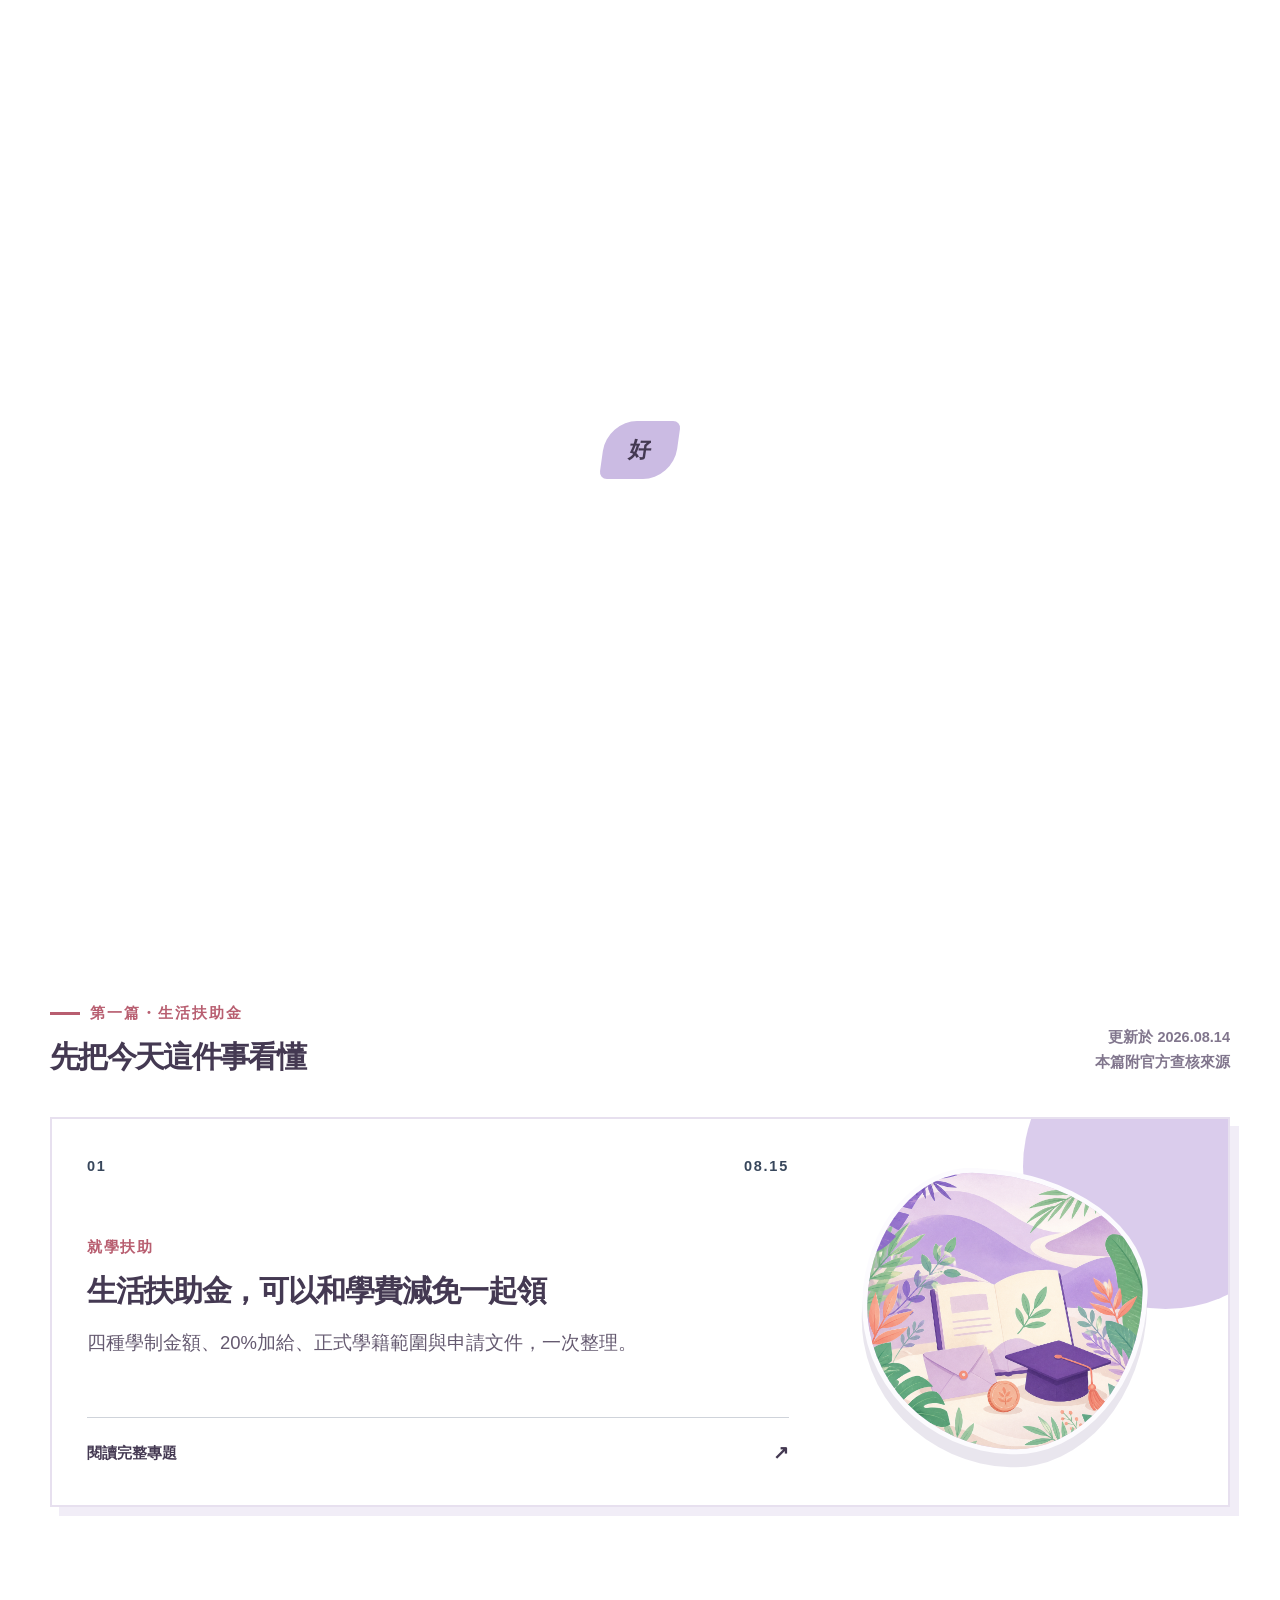
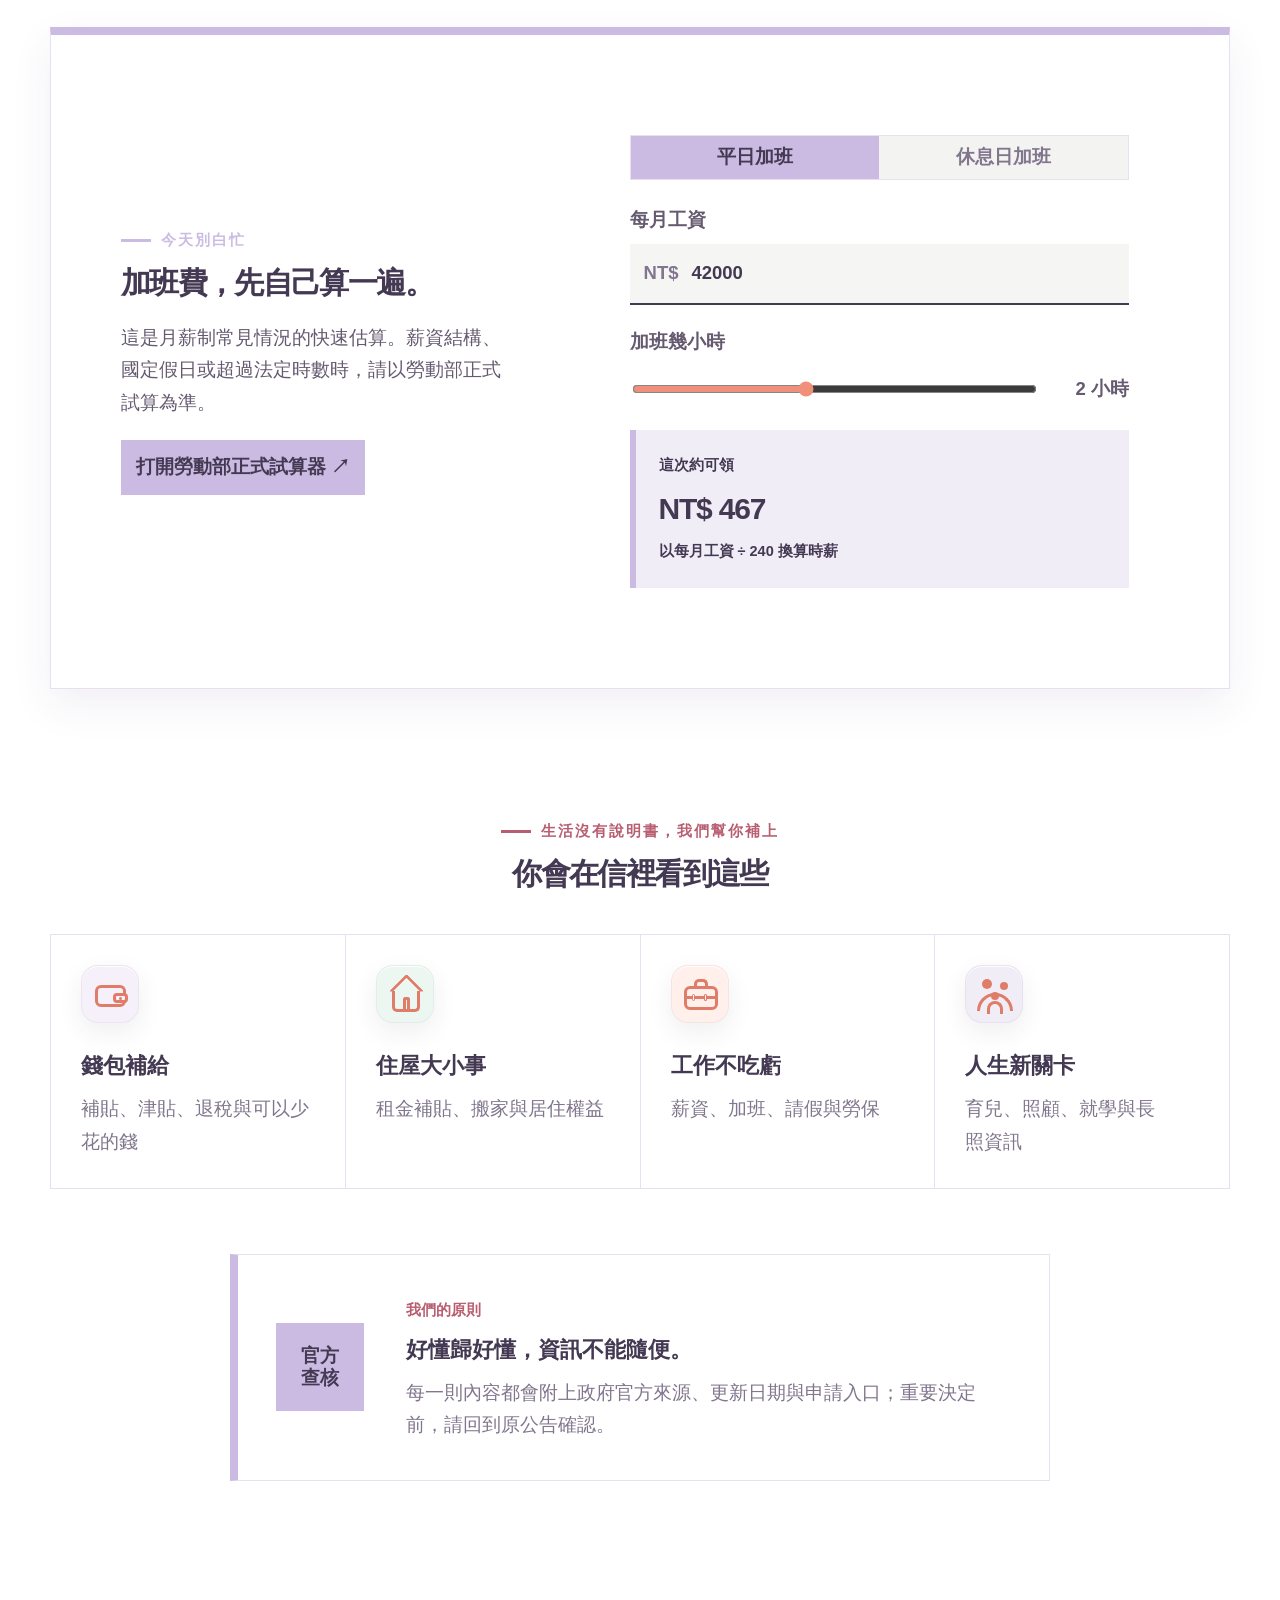
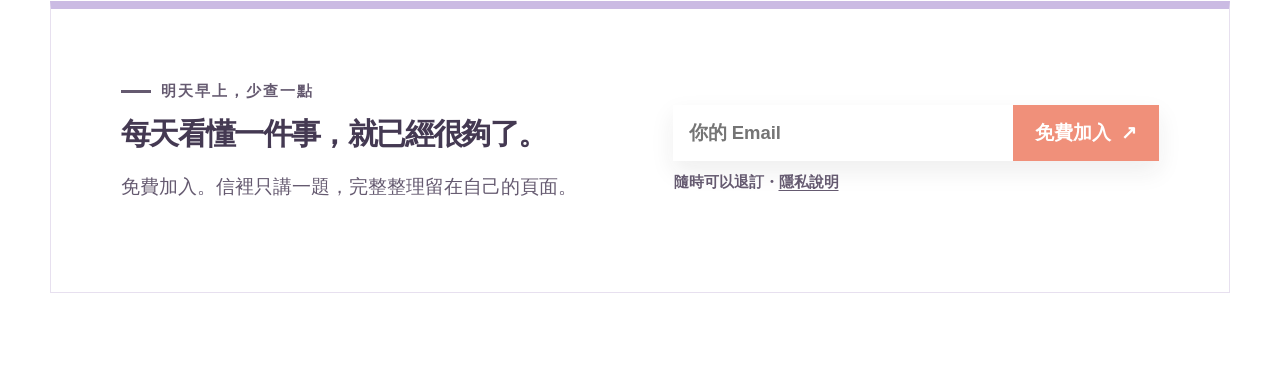
<file: index.html>
<!doctype html>
<html lang="zh-Hant-TW">
<head>
  <meta charset="utf-8">
  <meta name="viewport" content="width=device-width,initial-scale=1">
  <meta name="description" content="生活剛剛好，每天一封，把補貼、勞動權益與生活資訊講人話。">
  <meta http-equiv="refresh" content="0;url=/life/">
  <link rel="canonical" href="https://guanwei-cmd.github.io/life/">
  <title>生活剛剛好</title>
</head>
<body>
  <p><a href="/life/">前往生活剛剛好</a></p>
</body>
</html>
</file>
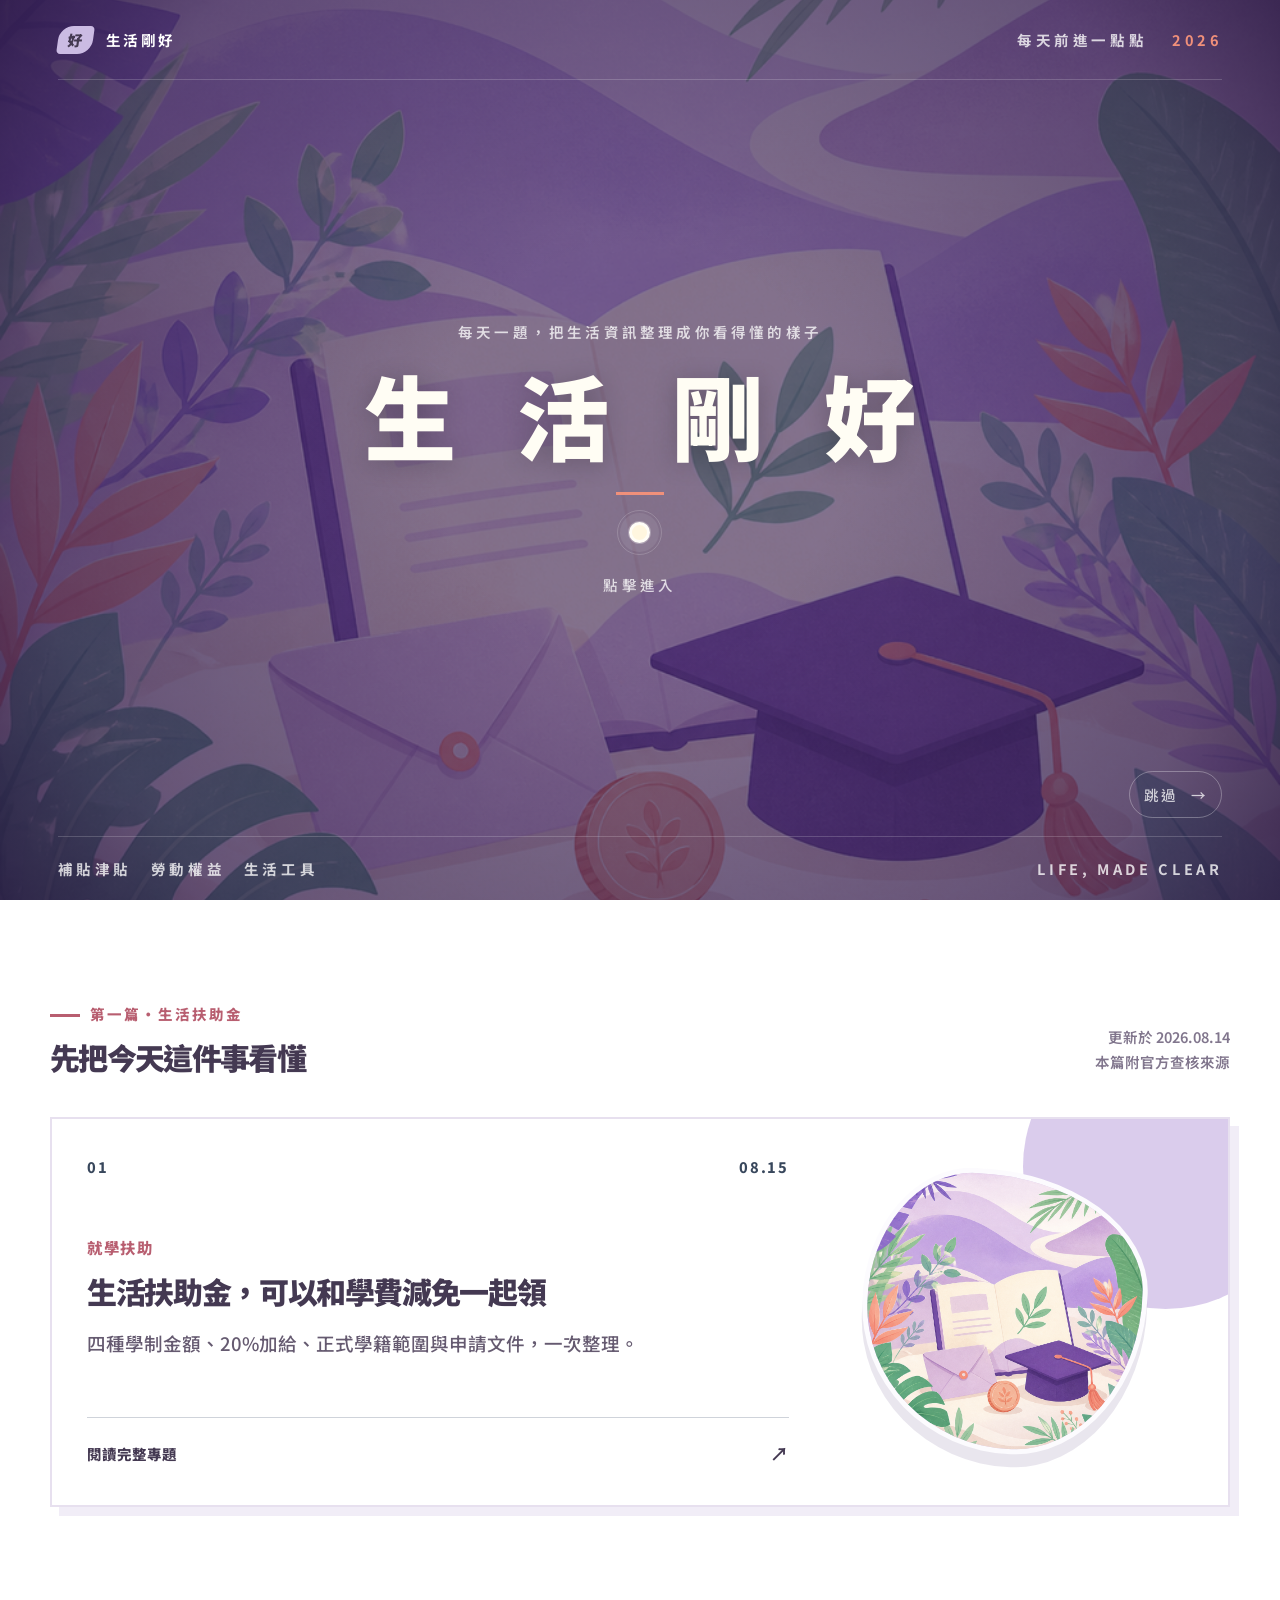
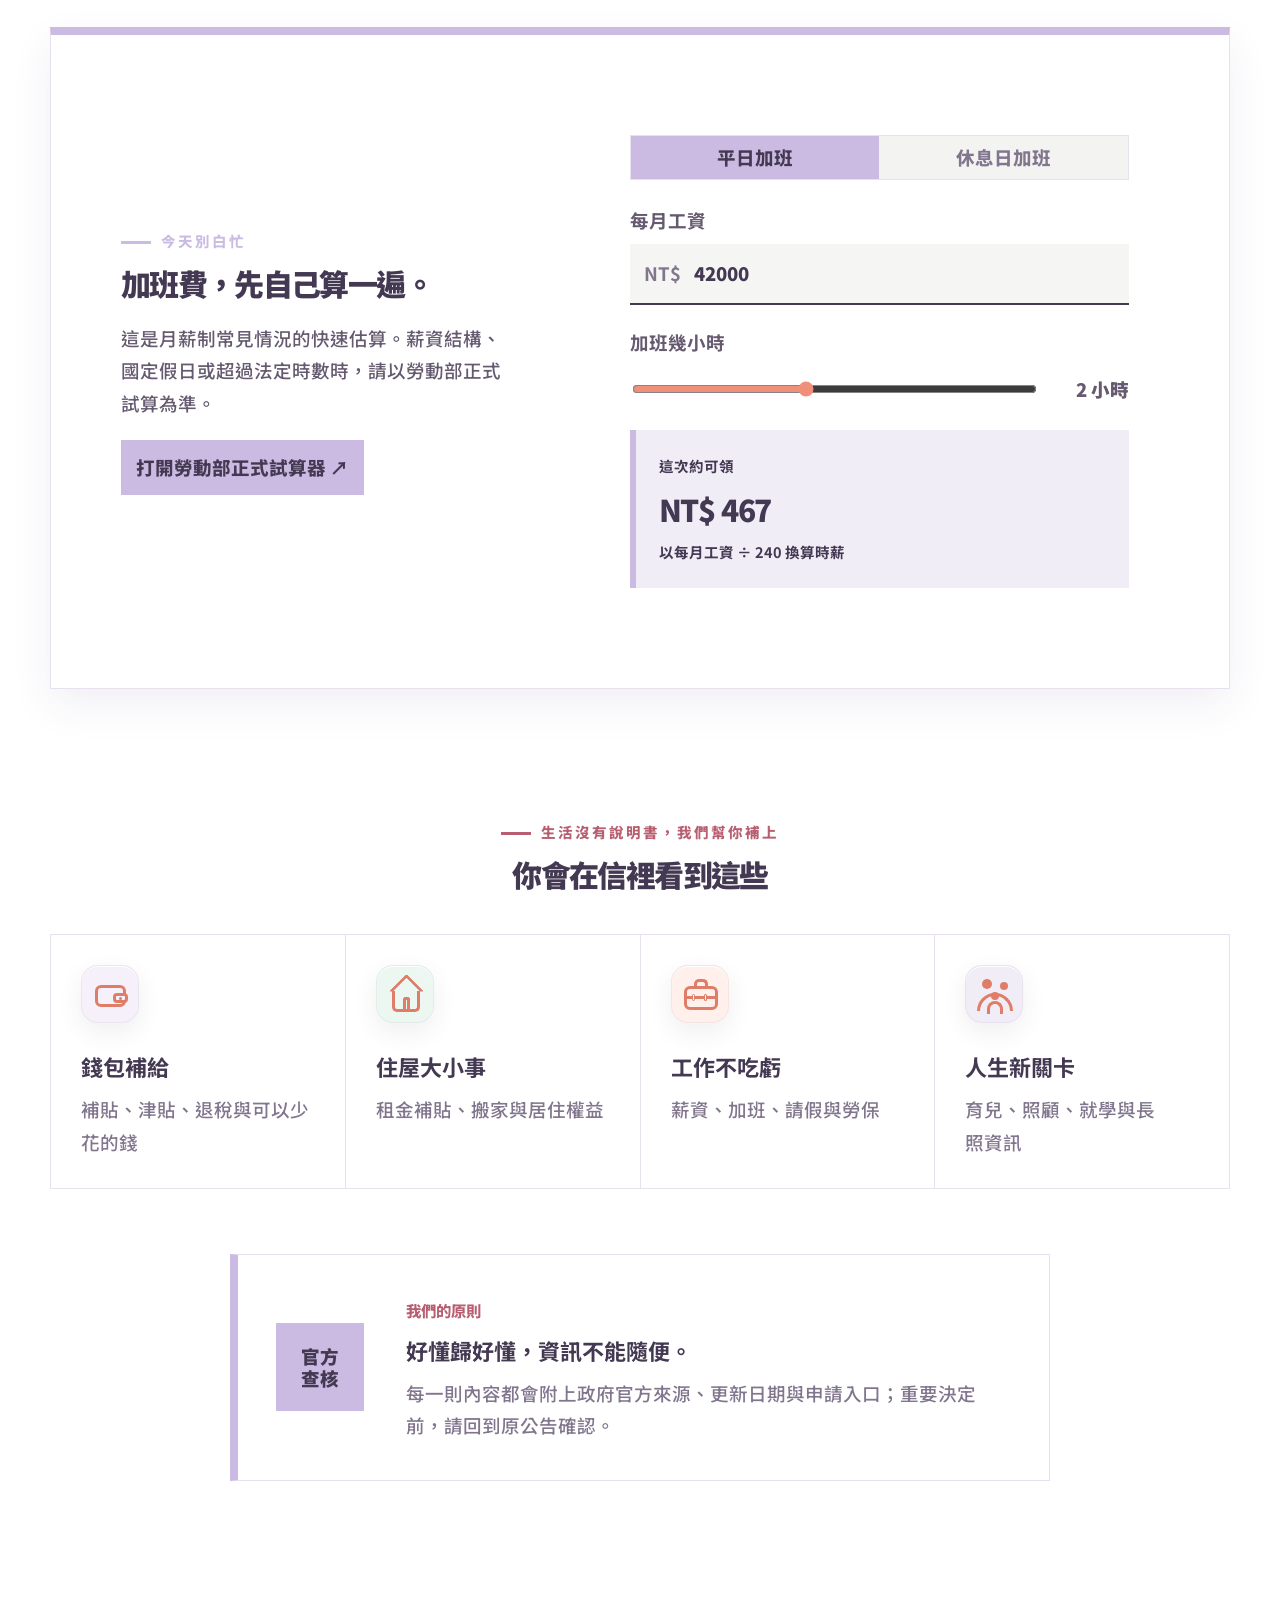
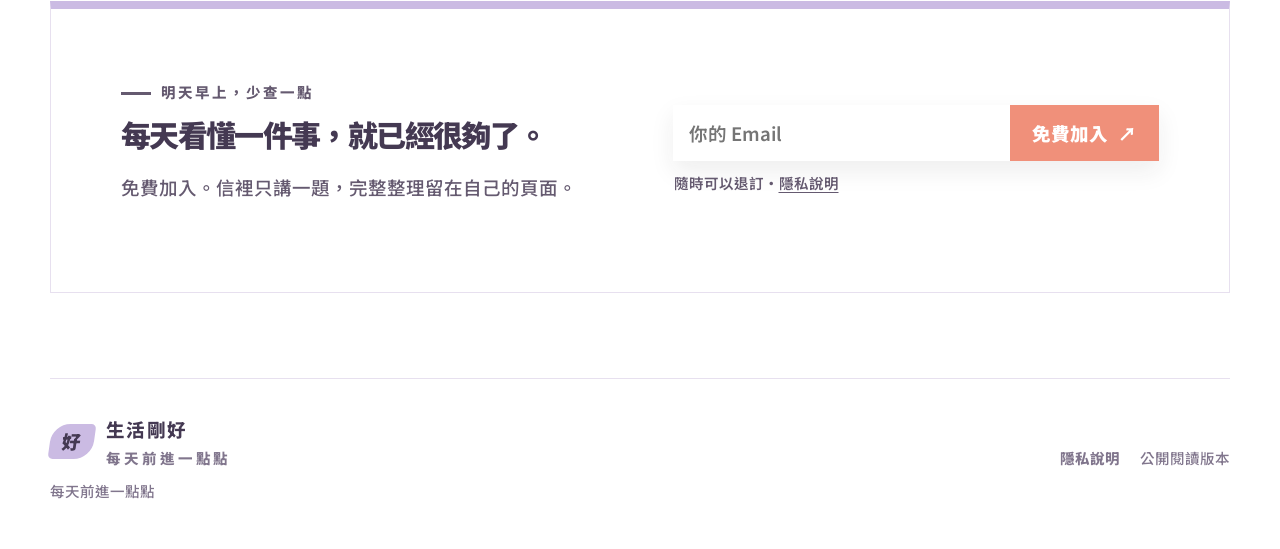
<file: life/index.html>
<!doctype html>
<html lang="zh-Hant-TW">
<head>
  <meta charset="utf-8">
  <meta name="viewport" content="width=device-width,initial-scale=1">
  <meta name="description" content="生活剛好，每天前進一點點。把補貼、勞動權益與生活資訊講人話。">
  <meta name="robots" content="index,follow">
  <meta name="theme-color" content="#f6df3b">
  <meta property="og:type" content="website">
  <meta property="og:title" content="生活剛好｜每天前進一點點">
  <meta property="og:description" content="每天一封，把補貼、勞動權益與生活資訊講人話。">
  <meta property="og:url" content="https://guanwei-cmd.github.io/life/">
  <meta property="og:image" content="https://guanwei-cmd.github.io/life/og-purple.png">
  <meta name="twitter:card" content="summary_large_image">
  <title>生活剛好｜每天前進一點點</title>
  <link rel="preconnect" href="https://fonts.googleapis.com">
  <link rel="preconnect" href="https://fonts.gstatic.com" crossorigin>
  <link href="https://fonts.googleapis.com/css2?family=Noto+Sans+TC:wght@400;500;600;700;800;900&display=swap" rel="stylesheet">
  <link rel="stylesheet" href="/life/life.css?v=20260818-hidden">
  <script>try{if(sessionStorage.getItem("lifeIntroSeen")&&new URLSearchParams(location.search).get("intro")!=="1")document.documentElement.classList.add("intro-seen")}catch(e){}</script>
</head>
<body>
  <section class="site-intro" data-life-intro role="dialog" aria-modal="true" aria-label="生活剛好開場">
    <div class="intro-loader" aria-hidden="true"><span>好</span></div>
    <div class="intro-frame">
      <header class="intro-header">
        <a class="intro-brand" href="#top" data-intro-enter><span>好</span><b>生活剛好</b></a>
        <p>每天前進一點點 <span>2026</span></p>
      </header>
      <div class="intro-center">
        <p>每天一題，把生活資訊整理成你看得懂的樣子</p>
        <h1 aria-label="生活剛好"><span>生</span><span>活</span><span>剛</span><span>好</span></h1>
        <button type="button" class="intro-enter" data-intro-enter aria-label="進入生活剛好網站"><i></i><span>點擊進入</span></button>
      </div>
      <footer class="intro-footer">
        <p>補貼津貼　勞動權益　生活工具</p>
        <p>LIFE, MADE CLEAR</p>
      </footer>
      <button type="button" class="intro-skip" data-intro-enter>跳過 <span>→</span></button>
    </div>
  </section>

  <header class="site-header">
    <a class="brand" href="/life/" aria-label="生活剛好首頁">
      <span class="brand-mark" aria-hidden="true">好</span>
      <span class="brand-copy"><b>生活剛好</b><small>每天前進一點點</small></span>
    </a>
    <nav aria-label="主要導覽">
      <a href="#today">今天看什麼</a>
      <a href="#calculator">生活工具</a>
      <a href="#about">我們怎麼做</a>
      <a href="/life/games/">小遊戲</a>
    </nav>
    <a class="header-cta" href="#subscribe">免費訂閱</a>
  </header>

  <main>
    <section class="hero" id="top">
      <div class="hero-copy">
        <p class="eyebrow">每天 3 分鐘，讀懂一件生活權益</p>
        <h1 tabindex="-1">生活資訊，整理成<span>你看得懂</span>的樣子。</h1>
        <p class="hero-lede">一天只處理一個生活問題。從補貼資格、可以拿多少，到文件與申請步驟，都整理在自己的專題頁，不再把你丟回難讀的公文網站。</p>
        <form class="subscribe-form" data-life-subscribe>
          <div class="form-row">
            <label>
              <span class="sr-only">電子信箱</span>
              <input type="email" name="email" autocomplete="email" placeholder="你的 Email" maxlength="254" required>
            </label>
            <label class="city-select">
              <span class="sr-only">關心地區</span>
              <select name="city">
                <option>不分地區</option><option>北北基</option><option>桃竹苗</option>
                <option>中彰投</option><option>雲嘉南</option><option>高屏</option>
                <option>宜花東</option><option>離島</option>
              </select>
            </label>
            <input class="honeypot" type="text" name="company" tabindex="-1" autocomplete="off" aria-hidden="true">
            <button type="submit">免費加入 <span aria-hidden="true">↗</span></button>
          </div>
          <p class="form-note" role="status">每天早上寄出・隨時可以退訂・<a href="/life/privacy/">隱私說明</a></p>
        </form>
        <p class="reader-note">和認真生活的人一起，慢慢把權益看懂。</p>
      </div>

      <div class="hero-visual" aria-label="電子報內容預覽">
        <div class="scene-cloud cloud-one" aria-hidden="true"></div>
        <div class="scene-cloud cloud-two" aria-hidden="true"></div>
        <div class="island-ground" aria-hidden="true"><span></span></div>
        <article class="newsletter-preview">
          <span class="preview-pin" aria-hidden="true"></span>
          <div class="preview-topline"><span>生活剛好</span><span>DAILY BRIEF</span></div>
          <p class="preview-date">2026.08.15 SAT.</p>
          <h2>生活扶助金，現在可以一起領？</h2>
          <div class="preview-story featured"><b>01</b><span><small>先看結論</small>新制取消了哪一個二選一限制</span></div>
          <div class="preview-story"><b>02</b><span><small>資格與金額</small>四種學制金額與20%加給</span></div>
          <div class="preview-story"><b>03</b><span><small>文件與步驟</small>等公告前先把資料備齊</span></div>
          <div class="preview-footer"><span>3 MIN READ</span><span>政府官方來源</span></div>
        </article>
        <aside class="verified-note">
          <strong>查過才寄</strong>
          <span>官方來源</span><span>更新日期</span><span>申請入口</span>
        </aside>
      </div>
    </section>

    <section class="trust-strip" aria-label="電子報特色">
      <span><b>01</b>一天只整理一個主題</span>
      <span><b>02</b>完整內容留在自己的頁面</span>
      <span><b>03</b>官方原文只留作查核</span>
    </section>

    <section class="section today" id="today">
      <header class="section-heading">
        <div><p class="kicker">第一篇・生活扶助金</p><h2>先把今天這件事看懂</h2></div>
        <p>更新於 2026.08.14<br>本篇附官方查核來源</p>
      </header>
      <div class="story-grid issue-archive">
        <a class="story-card topic-story featured-story" href="/life/issues/2026-08-15/school-living-aid-2026/">
          <div class="topic-art"><img src="/life/assets/school-aid-purple.png" alt="" aria-hidden="true"></div>
          <div class="story-copy">
            <div class="story-number">01 <span>08.15</span></div>
            <small>就學扶助</small>
            <h3>生活扶助金，可以和學費減免一起領</h3>
            <p>四種學制金額、20%加給、正式學籍範圍與申請文件，一次整理。</p>
            <footer><span>閱讀完整專題</span><b aria-hidden="true">↗</b></footer>
          </div>
        </a>
        <!-- 暫緩公開：保留專題內容與網址，移除 hidden 即可重新顯示。 -->
        <a class="story-card topic-story" href="/life/issues/2026-08-16/summer-electricity-rates-2026/" hidden data-publish-status="paused">
          <div class="topic-art"><img src="/life/assets/summer-electricity-purple.png" alt="" aria-hidden="true"></div>
          <div class="story-copy">
            <div class="story-number">02 <span>08.16</span></div>
            <small>生活帳單</small>
            <h3>夏月電價9月30日結束，500度差多少？</h3>
            <p>六段累進電價拆開算，也告訴你跨季帳單怎麼看。</p>
            <footer><span>閱讀完整專題</span><b aria-hidden="true">↗</b></footer>
          </div>
        </a>
        <a class="story-card topic-story" href="/life/issues/2026-08-17/part-time-holiday-pay-2026/" hidden data-publish-status="paused">
          <div class="topic-art"><img src="/life/assets/part-time-pay-purple.png" alt="" aria-hidden="true"></div>
          <div class="story-copy">
            <div class="story-number">03 <span>08.17</span></div>
            <small>打工權益</small>
            <h3>休息日做6小時，時薪不能只乘6</h3>
            <p>用115年最低時薪直接試算，分清休息日與國定假日。</p>
            <footer><span>閱讀完整專題</span><b aria-hidden="true">↗</b></footer>
          </div>
        </a>
        <a class="story-card topic-story" href="/life/issues/2026-08-18/labor-pension-voluntary-contribution-2026/" hidden data-publish-status="paused">
          <div class="topic-art"><img src="/life/assets/labor-pension-purple.png" alt="" aria-hidden="true"></div>
          <div class="story-copy">
            <div class="story-number">04 <span>08.18</span></div>
            <small>勞退理財</small>
            <h3>想勞退自提，雇主拒辦也能自己申報</h3>
            <p>1%到6%怎麼選、稅務效果與雇主拒絕時的處理方式。</p>
            <footer><span>閱讀完整專題</span><b aria-hidden="true">↗</b></footer>
          </div>
        </a>
        <a class="story-card topic-story" href="/life/issues/2026-08-19/delivery-worker-rights-2026/" hidden data-publish-status="paused">
          <div class="topic-art"><img src="/life/assets/delivery-rights-purple.png" alt="" aria-hidden="true"></div>
          <div class="story-copy">
            <div class="story-number">05 <span>08.19</span></div>
            <small>外送權益</small>
            <h3>外送每單保底45元，時間公式怎麼算？</h3>
            <p>每單取高、報酬明細、拒單保障與天然災害停業規則。</p>
            <footer><span>閱讀完整專題</span><b aria-hidden="true">↗</b></footer>
          </div>
        </a>
      </div>
    </section>

    <section class="section calculator-wrap" id="calculator">
      <div class="calculator-card">
        <div class="calculator-copy">
          <p class="kicker light">今天別白忙</p>
          <h2>加班費，先自己算一遍。</h2>
          <p>這是月薪制常見情況的快速估算。薪資結構、國定假日或超過法定時數時，請以勞動部正式試算為準。</p>
          <a href="https://calcr2.mol.gov.tw/Index" target="_blank" rel="noopener">打開勞動部正式試算器 ↗</a>
        </div>
        <div class="calculator-panel">
          <div class="segmented" aria-label="加班日類型">
            <button class="active" type="button" data-day="weekday">平日加班</button>
            <button type="button" data-day="rest">休息日加班</button>
          </div>
          <label><span>每月工資</span><div class="money-input"><b>NT$</b><input id="salary" type="number" min="0" step="1000" value="42000"></div></label>
          <label><span>加班幾小時</span><div class="range-row"><input id="hours" type="range" min="0.5" max="4" step="0.5" value="2"><output id="hours-output">2 小時</output></div></label>
          <div class="calculator-result"><span>這次約可領</span><strong id="estimate">NT$ 467</strong><small>以每月工資 ÷ 240 換算時薪</small></div>
        </div>
      </div>
    </section>

    <section class="section topics" id="about">
      <header class="section-heading centered"><div><p class="kicker">生活沒有說明書，我們幫你補上</p><h2>你會在信裡看到這些</h2></div></header>
      <div class="topic-grid">
        <article><span class="topic-icon topic-icon-wallet" aria-hidden="true"><i></i></span><h3>錢包補給</h3><p>補貼、津貼、退稅與可以少花的錢</p></article>
        <article><span class="topic-icon topic-icon-home" aria-hidden="true"><i></i></span><h3>住屋大小事</h3><p>租金補貼、搬家與居住權益</p></article>
        <article><span class="topic-icon topic-icon-work" aria-hidden="true"><i></i></span><h3>工作不吃虧</h3><p>薪資、加班、請假與勞保</p></article>
        <article><span class="topic-icon topic-icon-family" aria-hidden="true"><i></i></span><h3>人生新關卡</h3><p>育兒、照顧、就學與長照資訊</p></article>
      </div>
      <div class="editor-note"><div class="stamp">官方<br>查核</div><div><small>我們的原則</small><h3>好懂歸好懂，資訊不能隨便。</h3><p>每一則內容都會附上政府官方來源、更新日期與申請入口；重要決定前，請回到原公告確認。</p></div></div>
    </section>

    <section class="final-cta" id="subscribe">
      <div><p class="kicker light">明天早上，少查一點</p><h2>每天看懂一件事，就已經很夠了。</h2><p>免費加入。信裡只講一題，完整整理留在自己的頁面。</p></div>
      <form class="subscribe-form compact" data-life-subscribe>
        <div class="form-row">
          <label><span class="sr-only">電子信箱</span><input type="email" name="email" autocomplete="email" placeholder="你的 Email" maxlength="254" required></label>
          <input type="hidden" name="city" value="不分地區">
          <input class="honeypot" type="text" name="company" tabindex="-1" autocomplete="off" aria-hidden="true">
          <button type="submit">免費加入 <span aria-hidden="true">↗</span></button>
        </div>
        <p class="form-note" role="status">隨時可以退訂・<a href="/life/privacy/">隱私說明</a></p>
      </form>
    </section>
  </main>

  <footer class="site-footer">
    <a class="brand" href="/life/"><span class="brand-mark" aria-hidden="true">好</span><span class="brand-copy"><b>生活剛好</b><small>每天前進一點點</small></span></a>
    <p>每天前進一點點</p>
    <div><a href="/life/privacy/">隱私說明</a><span>公開閱讀版本</span></div>
  </footer>
  <script src="/life/line-breaks.js?v=20260817" defer></script>
  <script src="/life/life.js" defer></script>
</body>
</html>
</file>
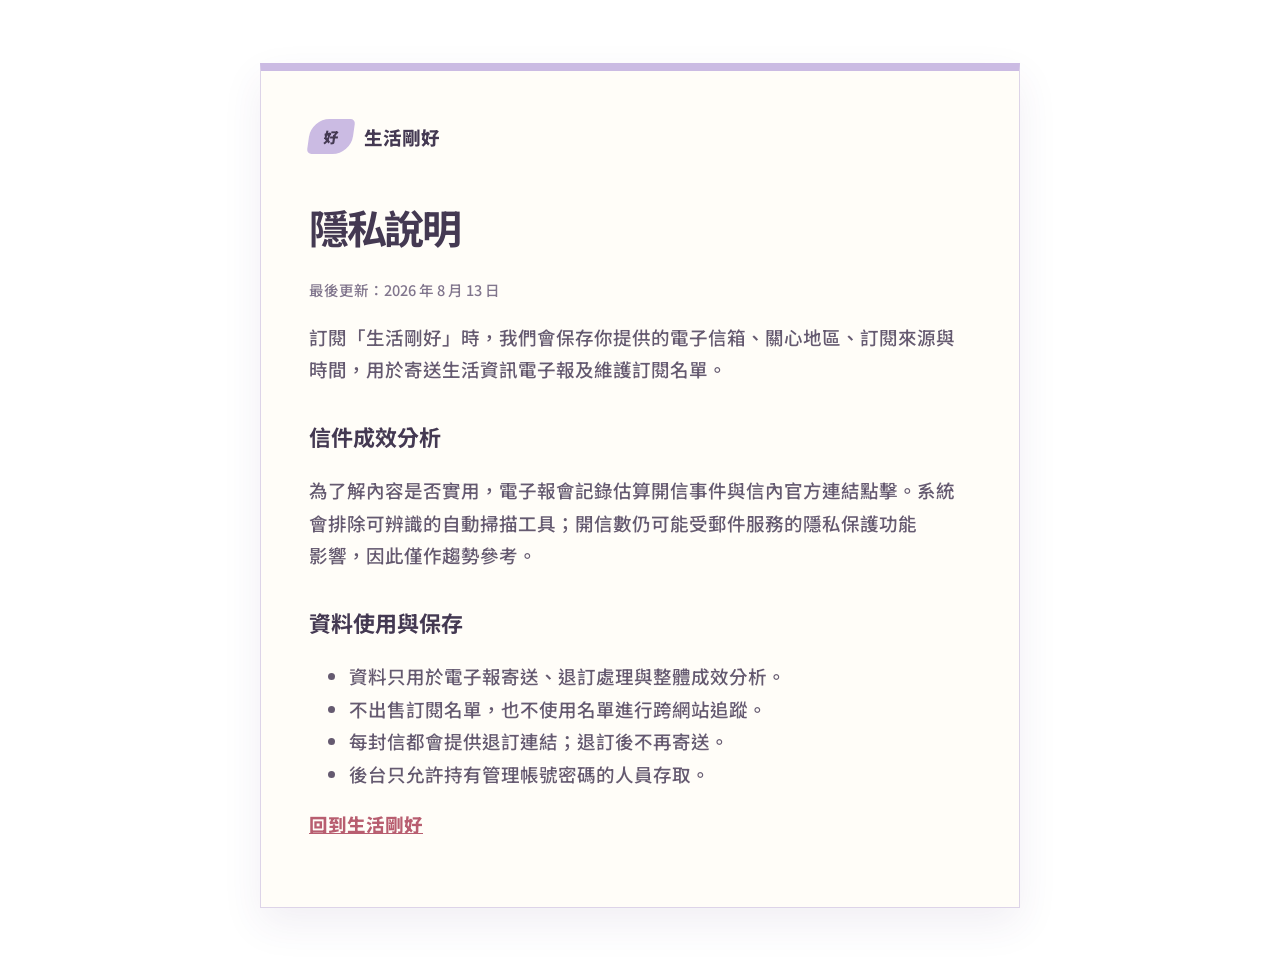
<file: life/privacy/index.html>
<!doctype html>
<html lang="zh-Hant-TW">
<head>
  <meta charset="utf-8">
  <meta name="viewport" content="width=device-width,initial-scale=1">
  <meta name="robots" content="noindex,nofollow">
  <title>隱私說明｜生活剛好</title>
  <link rel="preconnect" href="https://fonts.googleapis.com">
  <link rel="preconnect" href="https://fonts.gstatic.com" crossorigin>
  <link href="https://fonts.googleapis.com/css2?family=Noto+Sans+TC:wght@400;600;700;800;900&display=swap" rel="stylesheet">
  <style>
    :root{--yellow:#cbbbe3;--paper:#fffdf8;--ink:#443952;--muted:#81768d;--coral:#b85e70;--line:#ddd4e8;/* 字級四級制｜2026-07-03 定案 */--fs-base:18.5px;--fs-xs:14.5px;--fs-m:22px;--fs-l:30px}
    *{box-sizing:border-box}body{margin:0;background:#fff;color:var(--ink);font-family:"Noto Sans TC","PingFang TC",sans-serif;font-size:var(--fs-base);font-weight:500;line-height:1.75}.wrap{width:min(760px,calc(100% - 32px));margin:7vh auto;padding:48px;background:var(--paper);border:1px solid var(--line);border-top:8px solid var(--yellow);box-shadow:0 16px 38px rgba(74,53,112,.08)}a{color:var(--coral);font-weight:800}.brand{display:inline-flex;gap:11px;align-items:center;color:var(--ink);text-decoration:none}.brand span:first-child{display:grid;width:44px;height:35px;place-items:center;color:var(--ink);background:var(--yellow);border-radius:18px 5px 18px 5px;font-size:var(--fs-xs);font-weight:900;transform:skewX(-8deg)}h1{margin:38px 0 10px;color:var(--ink);font-size:40px;letter-spacing:-.06em}h2{margin:32px 0 8px;color:var(--ink);font-size:var(--fs-m)}h1,h2{overflow-wrap:break-word;line-break:strict;text-wrap:balance}p,li{color:#655a70;font-size:var(--fs-base);font-weight:500;line-height:1.75;overflow-wrap:break-word;line-break:strict;text-wrap:pretty}html.zh-word-break h1,html.zh-word-break h2,html.zh-word-break p,html.zh-word-break li{word-break:keep-all}.nb,.no-break{white-space:nowrap}.updated{color:var(--muted);font-size:var(--fs-xs)}@media(max-width:600px){.wrap{padding:30px 21px;margin:18px auto}}
  </style>
</head>
<body><main class="wrap">
  <a class="brand" href="/life/"><span>好</span><span>生活剛好</span></a>
  <h1>隱私說明</h1>
  <p class="updated">最後更新：2026 年 8 月 13 日</p>
  <p>訂閱「生活剛好」時，我們會保存你提供的電子信箱、關心地區、訂閱來源與時間，用於寄送生活資訊電子報及維護訂閱名單。</p>
  <h2>信件成效分析</h2>
  <p>為了解內容是否實用，電子報會記錄估算開信事件與信內官方連結點擊。系統會排除可辨識的自動掃描工具；開信數仍可能受郵件服務的隱私保護功能影響，因此僅作趨勢參考。</p>
  <h2>資料使用與保存</h2>
  <ul><li>資料只用於電子報寄送、退訂處理與整體成效分析。</li><li>不出售訂閱名單，也不使用名單進行跨網站追蹤。</li><li>每封信都會提供退訂連結；退訂後不再寄送。</li><li>後台只允許持有管理帳號密碼的人員存取。</li></ul>
  <p><a href="/life/">回到生活剛好</a></p>
</main><script src="/life/line-breaks.js?v=20260817" defer></script></body>
</html>
</file>
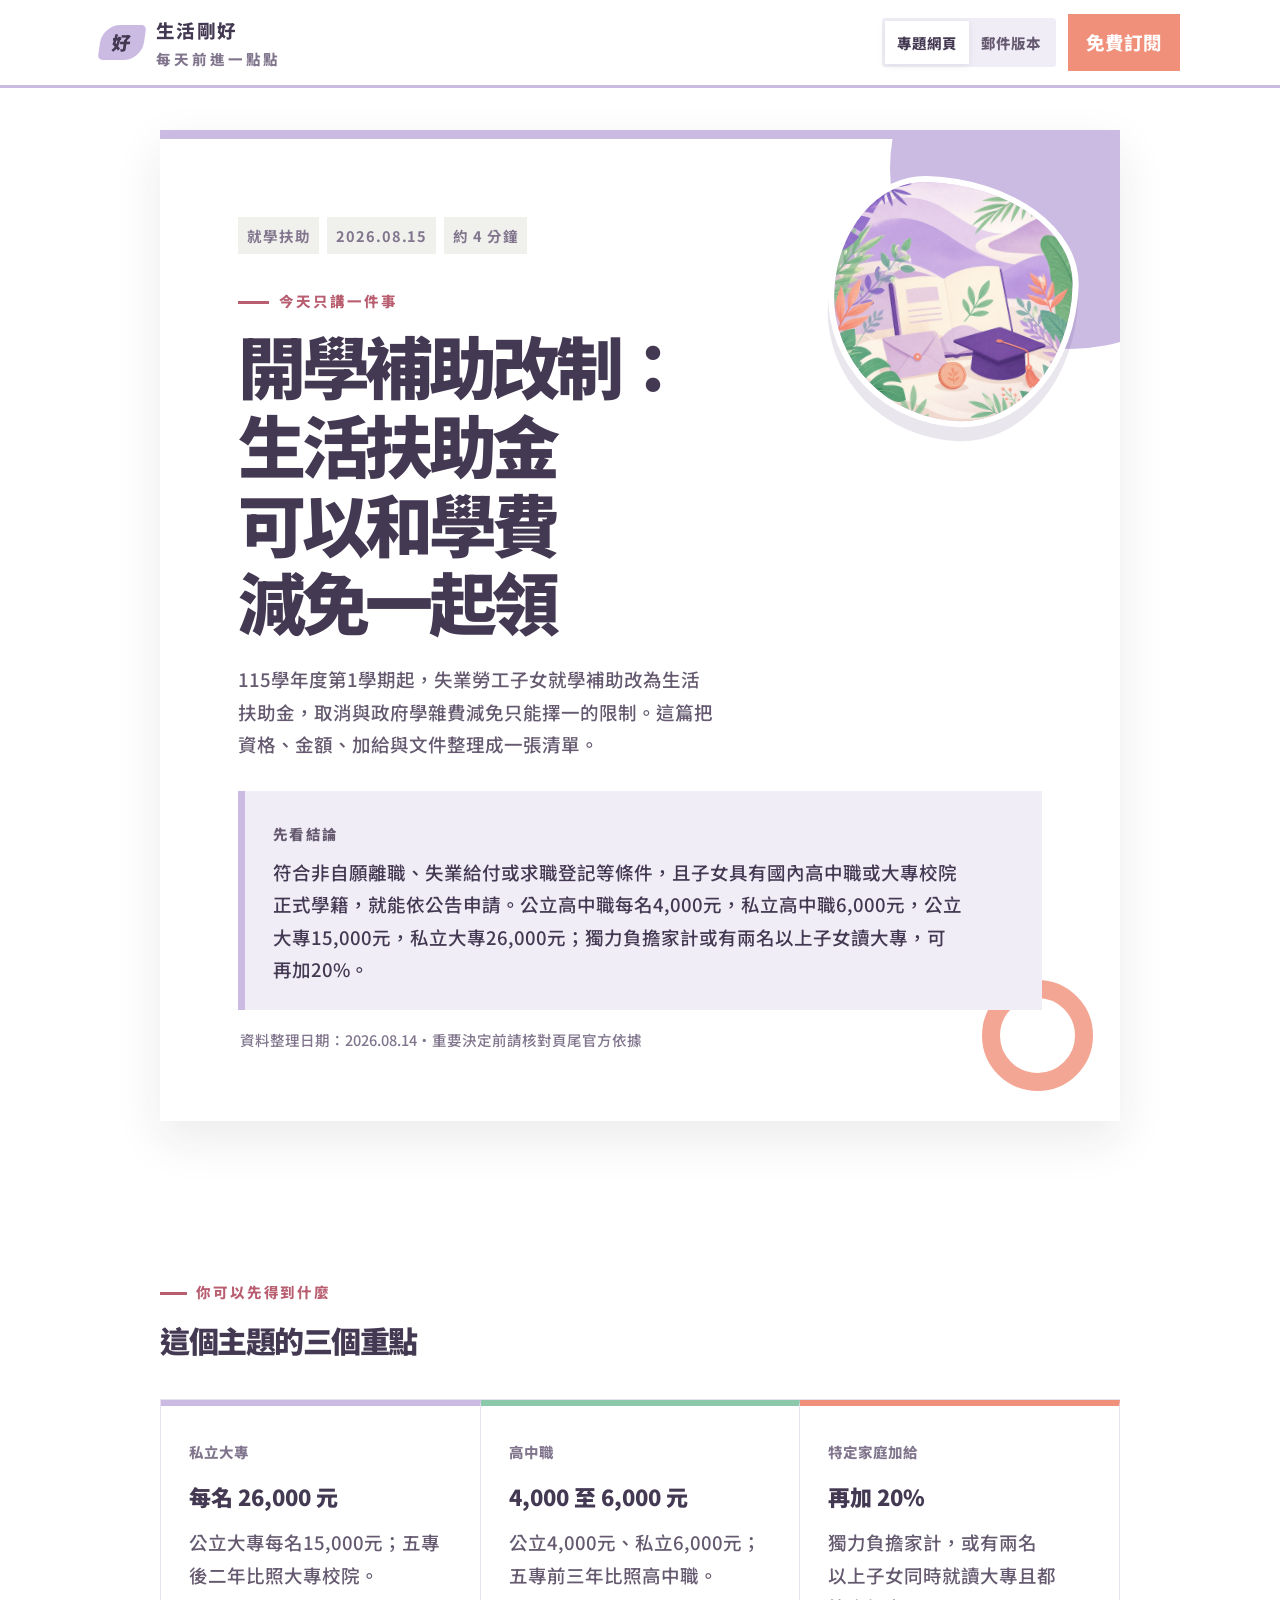
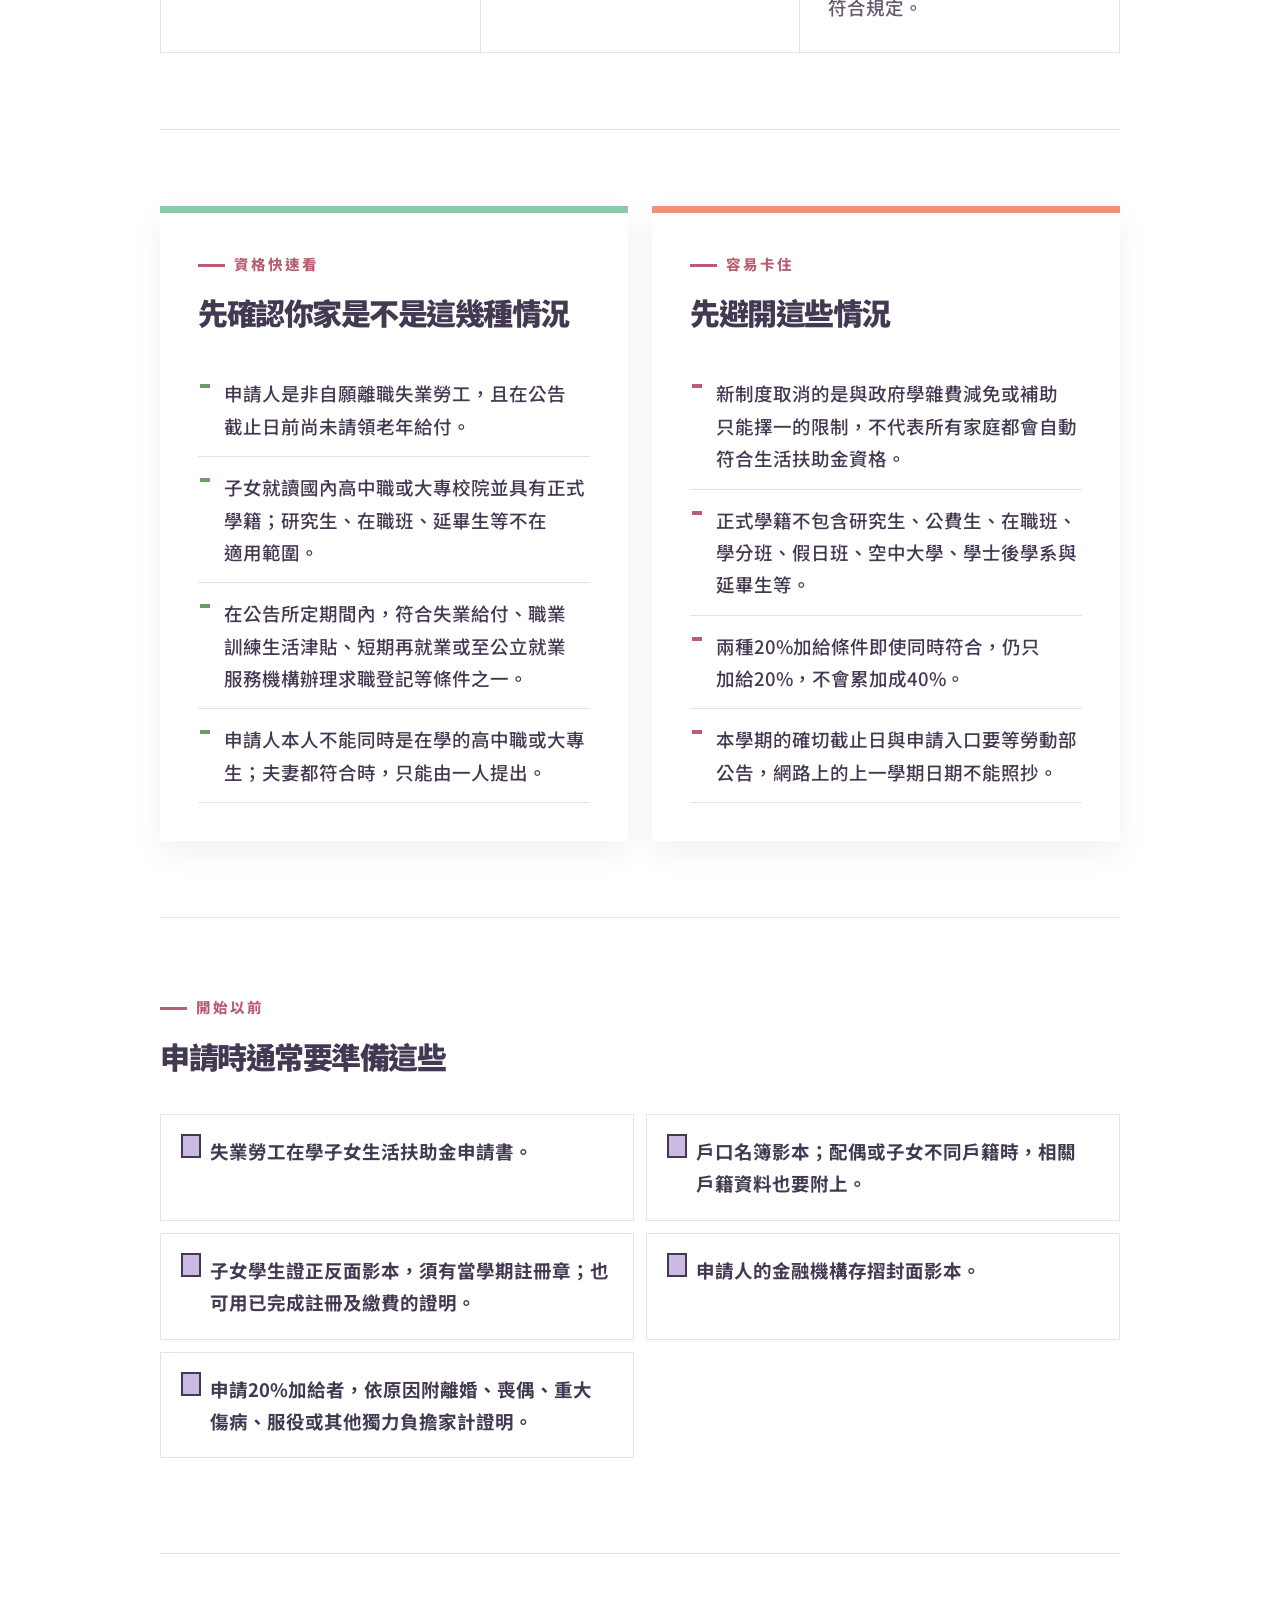
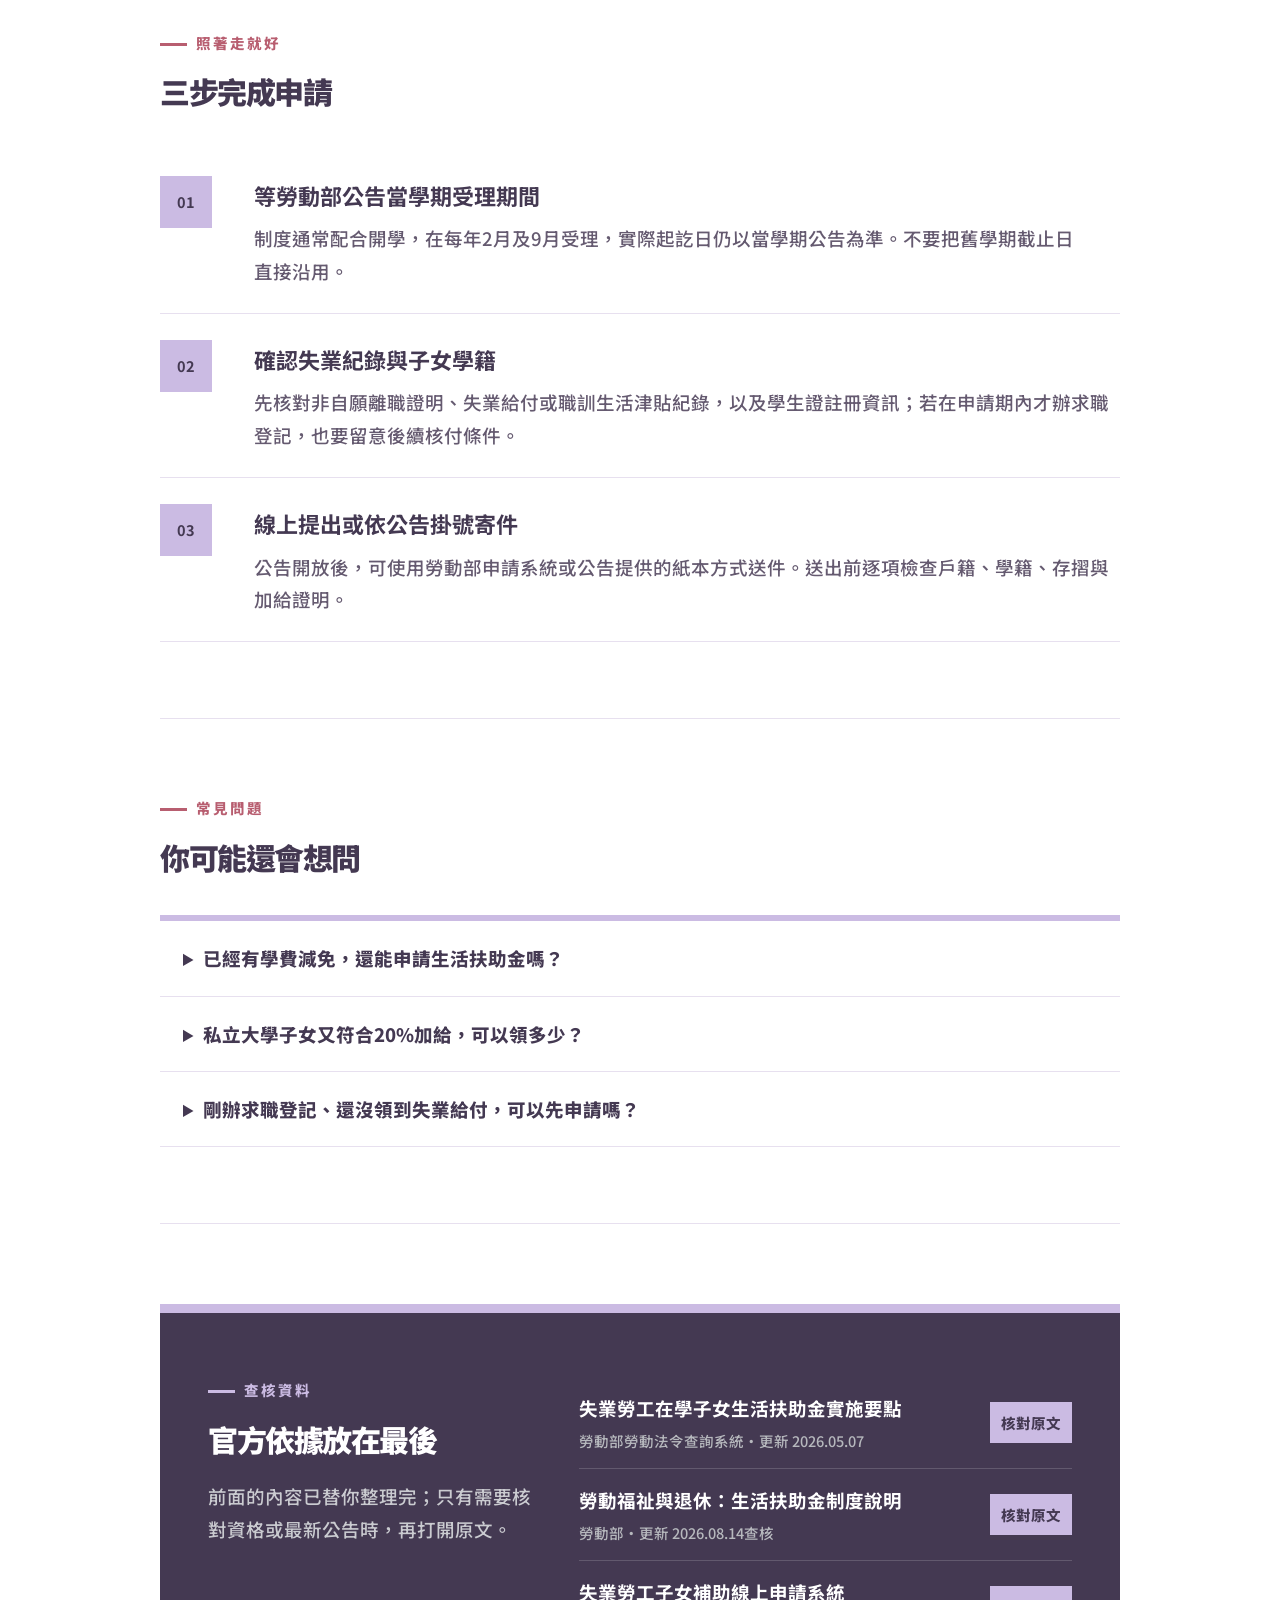
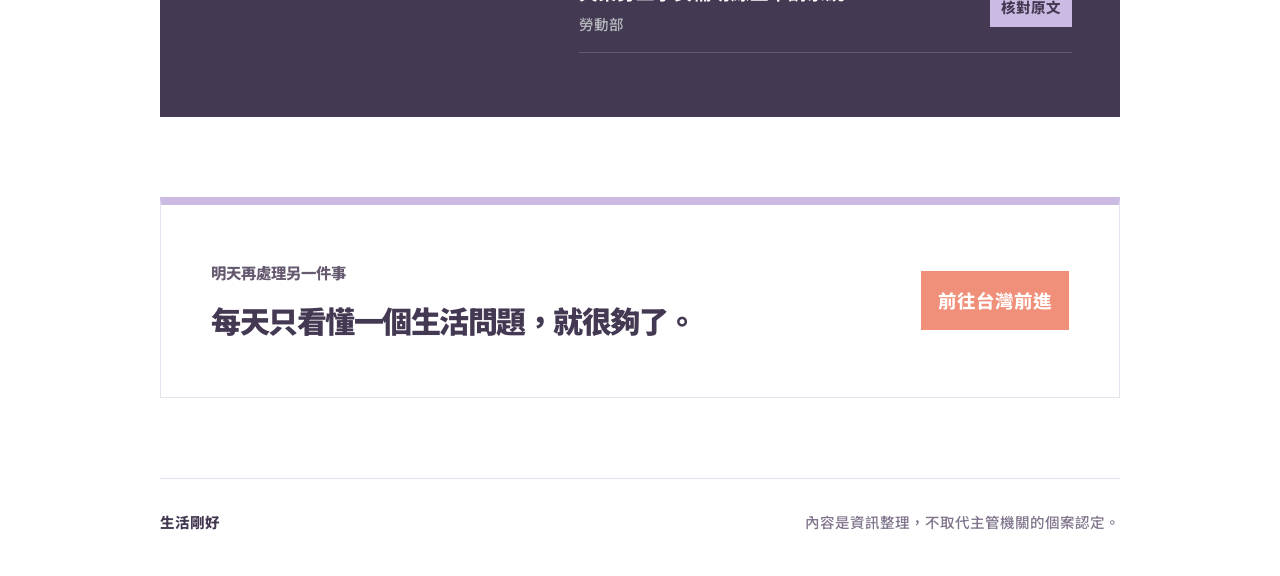
<file: life/issues/2026-08-15/school-living-aid-2026/index.html>
<!doctype html>
<html lang="zh-Hant-TW">
<head>
  <meta charset="utf-8">
  <meta name="viewport" content="width=device-width,initial-scale=1">
  <meta name="description" content="115學年度第1學期起，失業勞工子女就學補助改為生活扶助金，取消與政府學雜費減免只能擇一的限制。這篇把資格、金額、加給與文件整理成一張清單。">
  <meta name="robots" content="index,follow">
  <meta name="theme-color" content="#f6df3b">
  <meta property="og:type" content="article">
  <meta property="og:title" content="開學補助改制：生活扶助金可以和學費減免一起領｜生活剛好">
  <meta property="og:description" content="115學年度第1學期起，失業勞工子女就學補助改為生活扶助金，取消與政府學雜費減免只能擇一的限制。這篇把資格、金額、加給與文件整理成一張清單。">
  <meta property="og:url" content="https://guanwei-cmd.github.io/life/issues/2026-08-15/school-living-aid-2026/">
  <meta property="og:image" content="https://guanwei-cmd.github.io/life/og-purple.png">
  <title>開學補助改制：生活扶助金可以和學費減免一起領｜生活剛好</title>
  <link rel="preconnect" href="https://fonts.googleapis.com">
  <link rel="preconnect" href="https://fonts.gstatic.com" crossorigin>
  <link href="https://fonts.googleapis.com/css2?family=Noto+Sans+TC:wght@400;500;600;700;800;900&display=swap" rel="stylesheet">
  <link rel="stylesheet" href="/life/issue.css?v=20260817-breaks">
</head>
<body>
  <header class="reader-header">
    <a class="reader-brand" href="/life/"><span>好</span><div><b>生活剛好</b><small>每天前進一點點</small></div></a>
    <div class="reader-actions">
      <nav class="view-switch" aria-label="內容版本">
        <a class="active" href="/life/issues/2026-08-15/school-living-aid-2026/" aria-current="page">專題網頁</a>
        <a href="/life/issues/2026-08-15/school-living-aid-2026/email/">郵件版本</a>
      </nav>
      <a class="reader-subscribe" href="/life/#subscribe">免費訂閱</a>
    </div>
  </header>
  <main>
    <article class="issue-hero has-illustration">
      <figure class="issue-illustration" aria-hidden="true"><span></span><img src="/life/assets/school-aid-purple.png" alt=""></figure>
      <div class="issue-meta"><span>就學扶助</span><time>2026.08.15</time><span>約 4 分鐘</span></div>
      <p class="issue-label">今天只講一件事</p>
      <h1>開學補助改制：生活扶助金可以和學費減免一起領</h1>
      <p class="issue-dek">115學年度第1學期起，失業勞工子女就學補助改為生活扶助金，取消與政府學雜費減免只能擇一的限制。這篇把資格、金額、加給與文件整理成一張清單。</p>
      <div class="quick-answer"><small>先看結論</small><p>符合非自願離職、失業給付或求職登記等條件，且子女具有國內高中職或大專校院正式學籍，就能依公告申請。公立高中職每名4,000元，私立高中職6,000元，公立大專15,000元，私立大專26,000元；獨力負擔家計或有兩名以上子女讀大專，可再加20%。</p></div>
      <p class="issue-update">資料整理日期：2026.08.14・重要決定前請核對頁尾官方依據</p>
    </article>

    <section class="issue-section benefits-section">
      <header><p>你可以先得到什麼</p><h2>這個主題的三個重點</h2></header>
      <div class="benefit-grid"><article><small>私立大專</small><strong>每名 26,000 元</strong><p>公立大專每名15,000元；五專後二年比照大專校院。</p></article><article><small>高中職</small><strong>4,000 至 6,000 元</strong><p>公立4,000元、私立6,000元；五專前三年比照高中職。</p></article><article><small>特定家庭加給</small><strong>再加 20%</strong><p>獨力負擔家計，或有兩名以上子女同時就讀大專且都符合規定。</p></article></div>
    </section>

    <section class="issue-section split-section">
      <div>
        <p class="section-kicker">資格快速看</p>
        <h2>先確認你家是不是這幾種情況</h2>
        <ul class="check-list"><li>申請人是非自願離職失業勞工，且在公告截止日前尚未請領老年給付。</li><li>子女就讀國內高中職或大專校院並具有正式學籍；研究生、在職班、延畢生等不在適用範圍。</li><li>在公告所定期間內，符合失業給付、職業訓練生活津貼、短期再就業或至公立就業服務機構辦理求職登記等條件之一。</li><li>申請人本人不能同時是在學的高中職或大專生；夫妻都符合時，只能由一人提出。</li></ul>
      </div>
      <aside>
        <p class="section-kicker">容易卡住</p>
        <h2>先避開這些情況</h2>
        <ul class="caution-list"><li>新制度取消的是與政府學雜費減免或補助只能擇一的限制，不代表所有家庭都會自動符合生活扶助金資格。</li><li>正式學籍不包含研究生、公費生、在職班、學分班、假日班、空中大學、學士後學系與延畢生等。</li><li>兩種20%加給條件即使同時符合，仍只加給20%，不會累加成40%。</li><li>本學期的確切截止日與申請入口要等勞動部公告，網路上的上一學期日期不能照抄。</li></ul>
      </aside>
    </section>

    <section class="issue-section documents-section">
      <header><p>開始以前</p><h2>申請時通常要準備這些</h2></header>
      <ul class="document-list"><li>失業勞工在學子女生活扶助金申請書。</li><li>戶口名簿影本；配偶或子女不同戶籍時，相關戶籍資料也要附上。</li><li>子女學生證正反面影本，須有當學期註冊章；也可用已完成註冊及繳費的證明。</li><li>申請人的金融機構存摺封面影本。</li><li>申請20%加給者，依原因附離婚、喪偶、重大傷病、服役或其他獨力負擔家計證明。</li></ul>
    </section>

    <section class="issue-section steps-section">
      <header><p>照著走就好</p><h2>三步完成申請</h2></header>
      <ol><li><b>01</b><div><h3>等勞動部公告當學期受理期間</h3><p>制度通常配合開學，在每年2月及9月受理，實際起訖日仍以當學期公告為準。不要把舊學期截止日直接沿用。</p></div></li><li><b>02</b><div><h3>確認失業紀錄與子女學籍</h3><p>先核對非自願離職證明、失業給付或職訓生活津貼紀錄，以及學生證註冊資訊；若在申請期內才辦求職登記，也要留意後續核付條件。</p></div></li><li><b>03</b><div><h3>線上提出或依公告掛號寄件</h3><p>公告開放後，可使用勞動部申請系統或公告提供的紙本方式送件。送出前逐項檢查戶籍、學籍、存摺與加給證明。</p></div></li></ol>
    </section>

    <section class="issue-section faq-section">
      <header><p>常見問題</p><h2>你可能還會想問</h2></header>
      <div><details><summary>已經有學費減免，還能申請生活扶助金嗎？</summary><p>可以。115學年度第1學期起，原本政府各類學雜費減免或補助只能擇一的限制已刪除；但生活扶助金本身的失業、學籍與公告條件仍要符合。</p></details><details><summary>私立大學子女又符合20%加給，可以領多少？</summary><p>26,000元加20%為31,200元。若同時符合獨力負擔家計與兩名以上子女讀大專，仍以加給20%為上限。</p></details><details><summary>剛辦求職登記、還沒領到失業給付，可以先申請嗎？</summary><p>可以依公告期間先到公立就業服務機構辦求職登記並提出申請，但原則上要在公告截止日後一個月內核付失業給付或職訓生活津貼，才會核給扶助金。</p></details></div>
    </section>

    <section class="source-section">
      <div><p>查核資料</p><h2>官方依據放在最後</h2><span>前面的內容已替你整理完；只有需要核對資格或最新公告時，再打開原文。</span></div>
      <ul><li><div><strong>失業勞工在學子女生活扶助金實施要點</strong><small>勞動部勞動法令查詢系統・更新 2026.05.07</small></div><a href="https://laws.mol.gov.tw/FLAW/PrintFLAWDAT0202.aspx?id=FL062376&amp;keyword=" target="_blank" rel="noopener">核對原文</a></li><li><div><strong>勞動福祉與退休：生活扶助金制度說明</strong><small>勞動部・更新 2026.08.14查核</small></div><a href="https://www.mol.gov.tw/1607/28162/28540/" target="_blank" rel="noopener">核對原文</a></li><li><div><strong>失業勞工子女補助線上申請系統</strong><small>勞動部</small></div><a href="https://uwes.mol.gov.tw/login" target="_blank" rel="noopener">核對原文</a></li></ul>
    </section>

    <section class="reader-cta"><div><small>明天再處理另一件事</small><h2>每天只看懂一個生活問題，就很夠了。</h2></div><a href="https://taiwangogo.tw/">前往台灣前進</a></section>
  </main>
  <footer><a href="/life/">生活剛好</a><span>內容是資訊整理，不取代主管機關的個案認定。</span></footer>
  <script src="/life/line-breaks.js?v=20260817" defer></script>
</body>
</html>
</file>
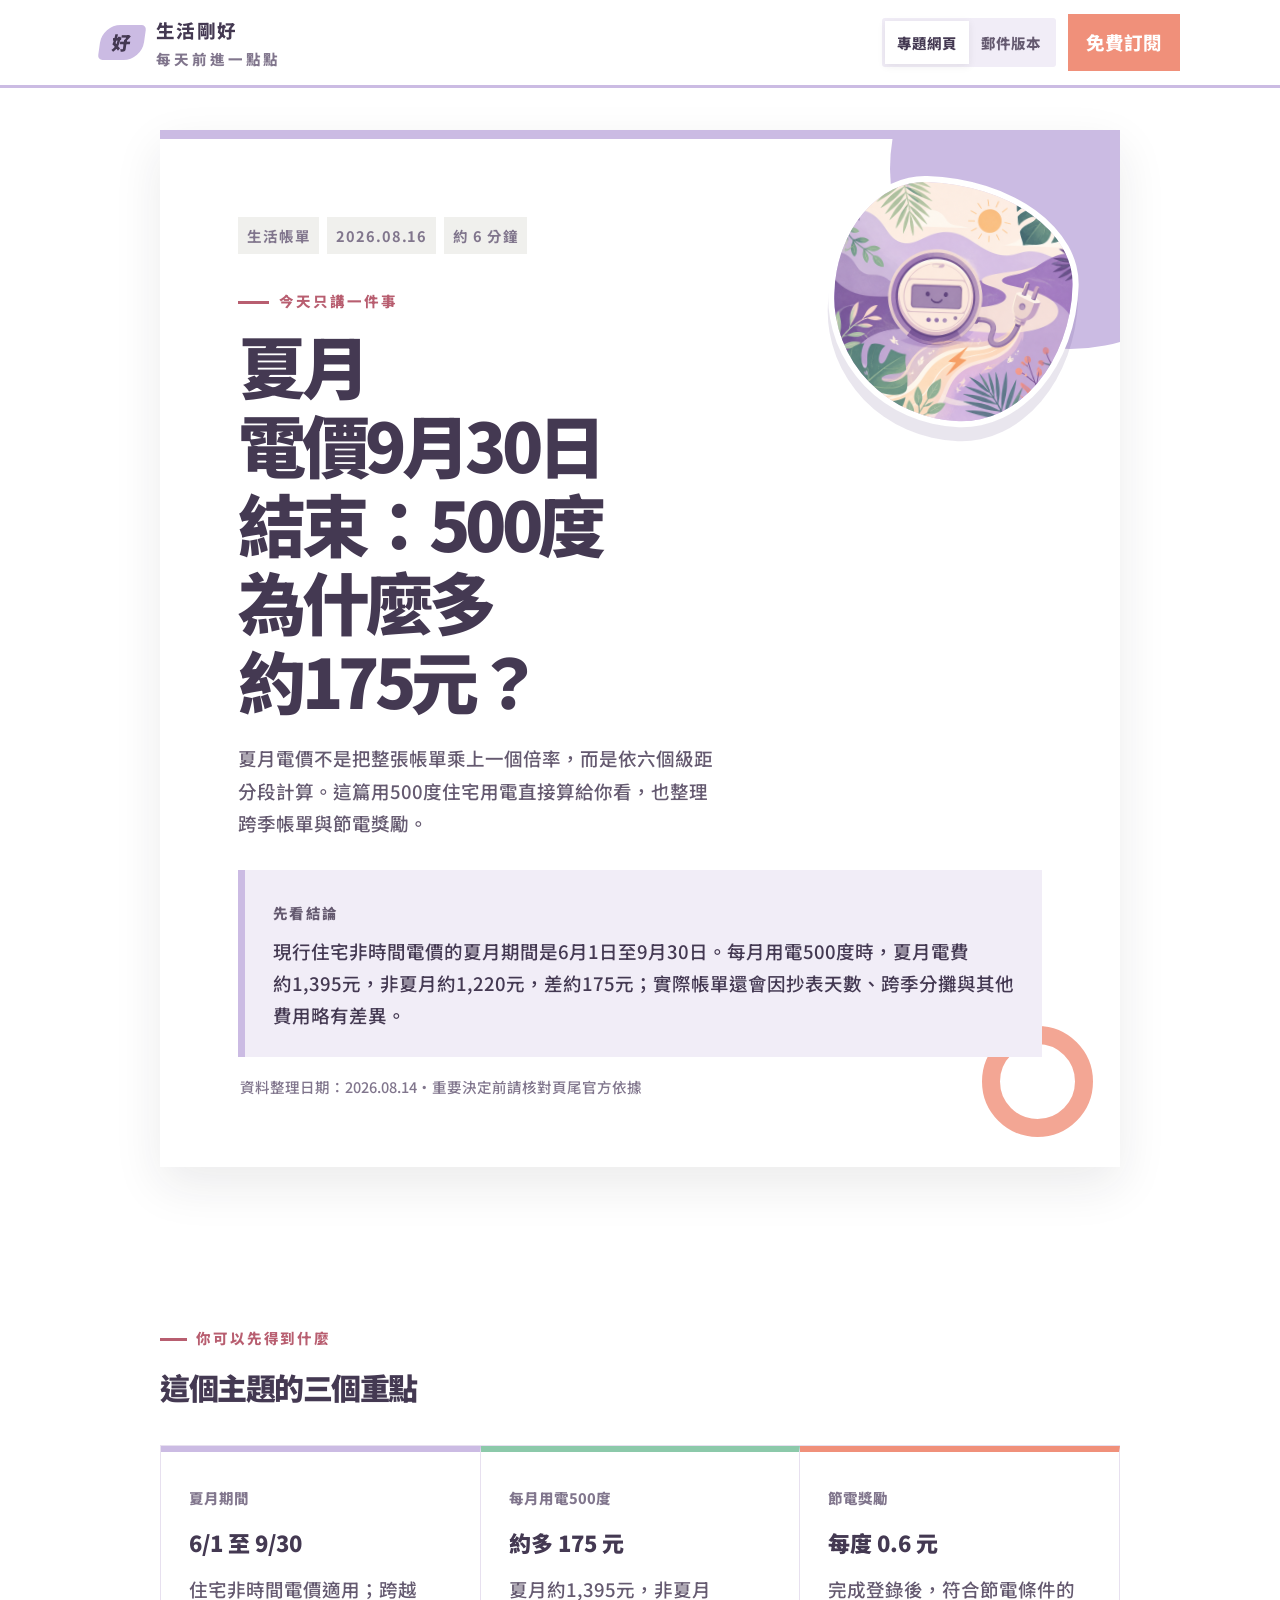
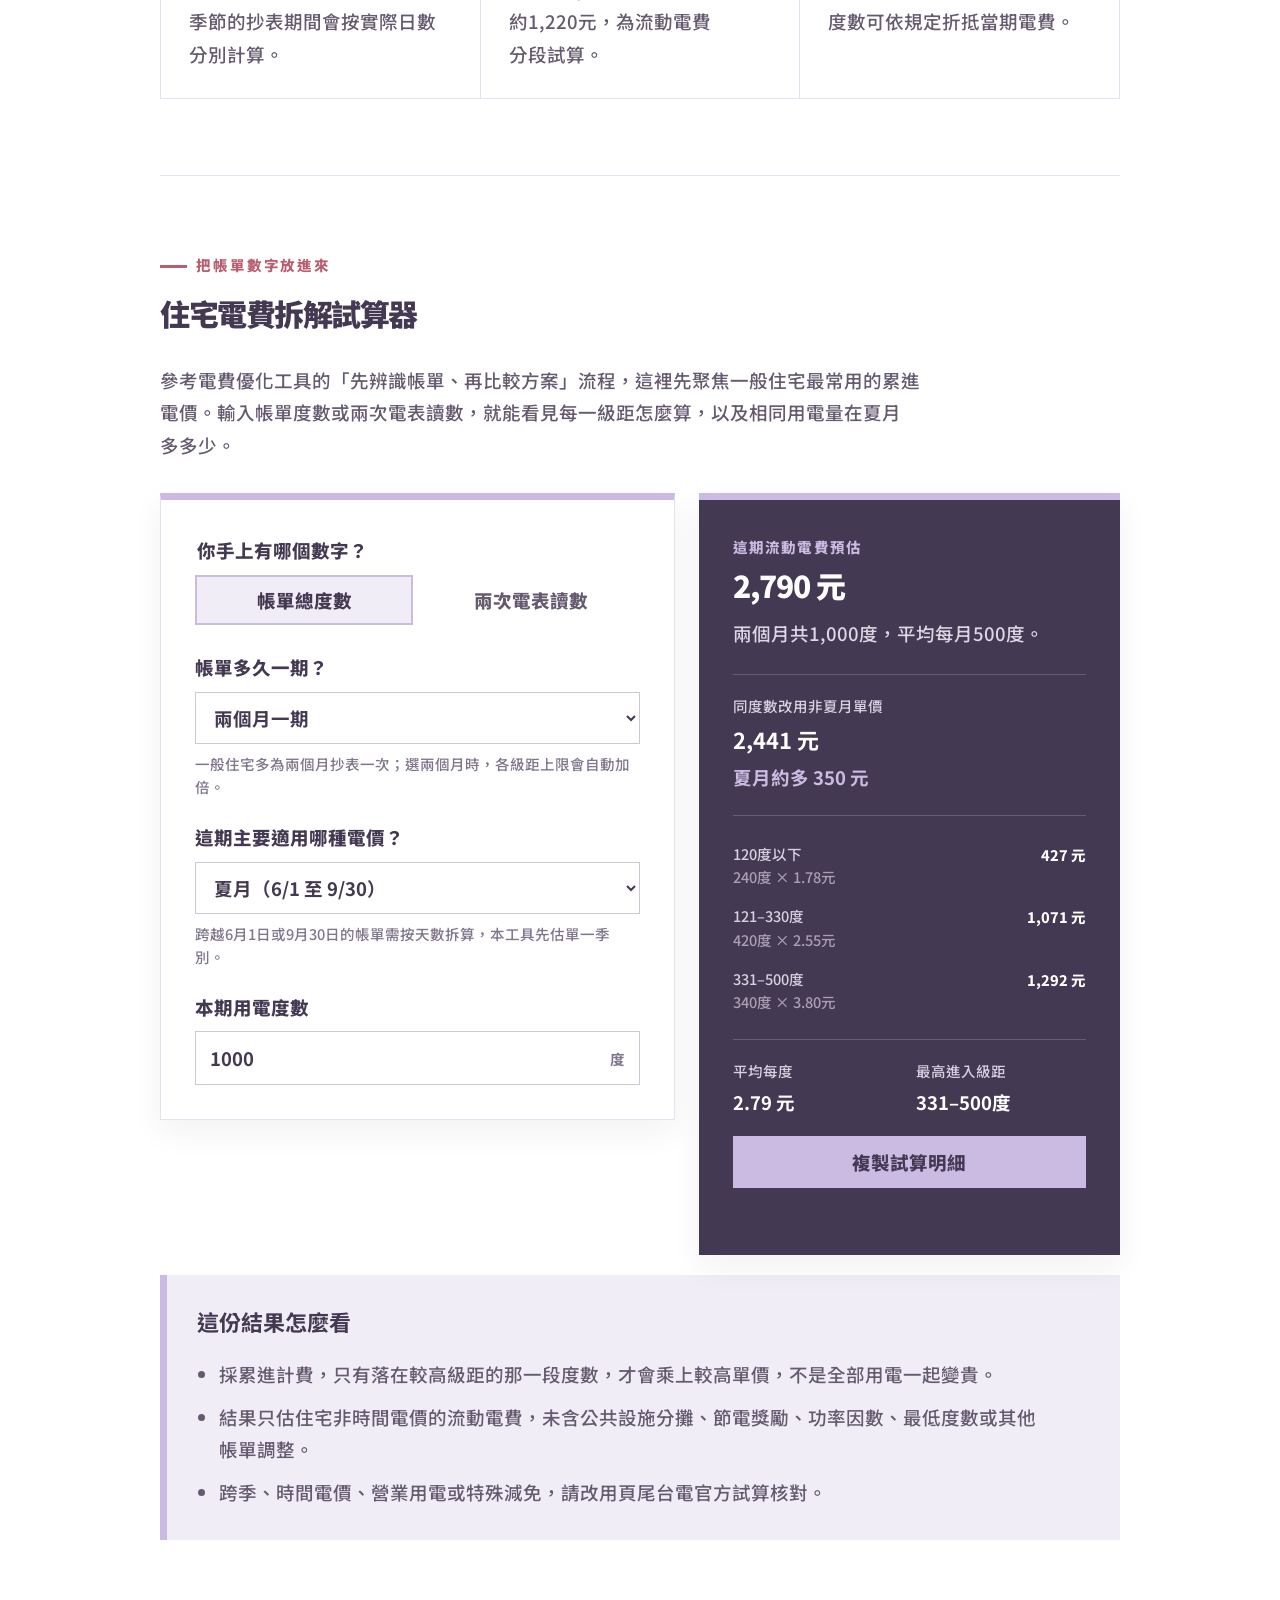
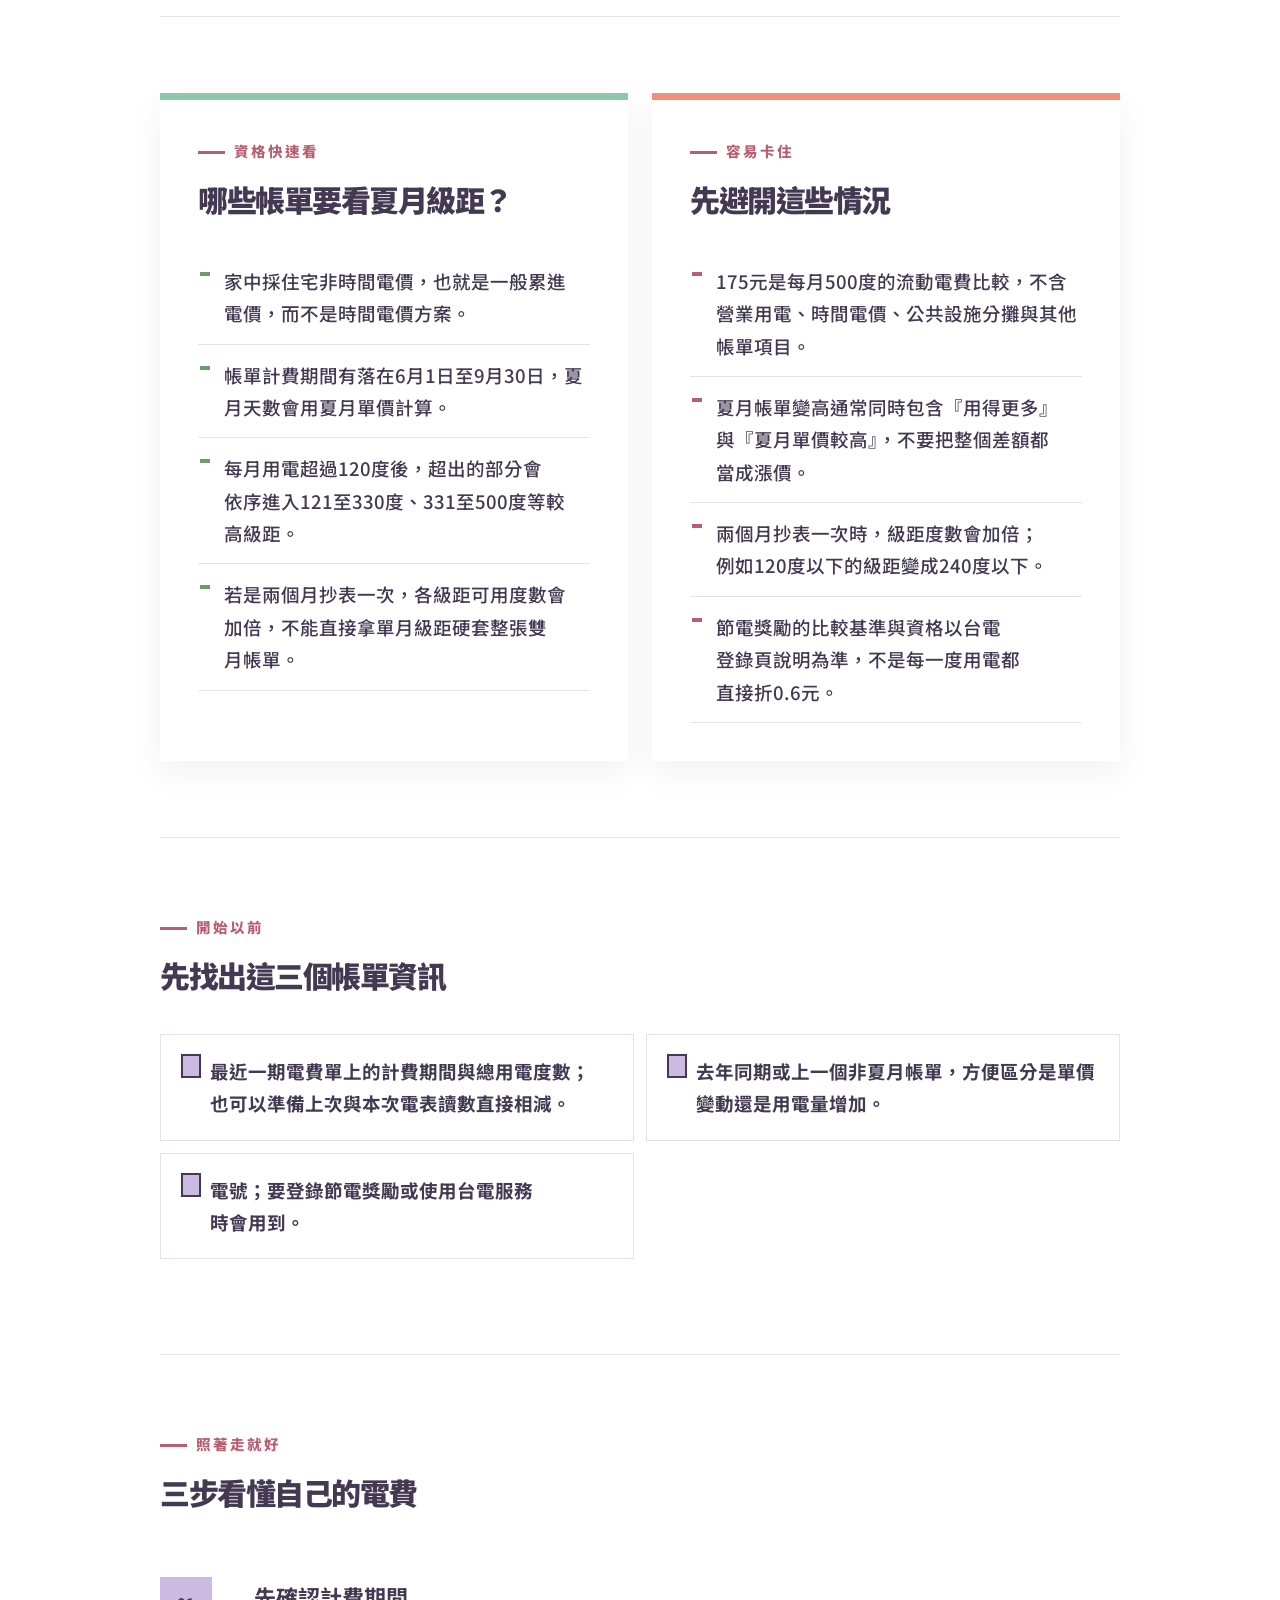
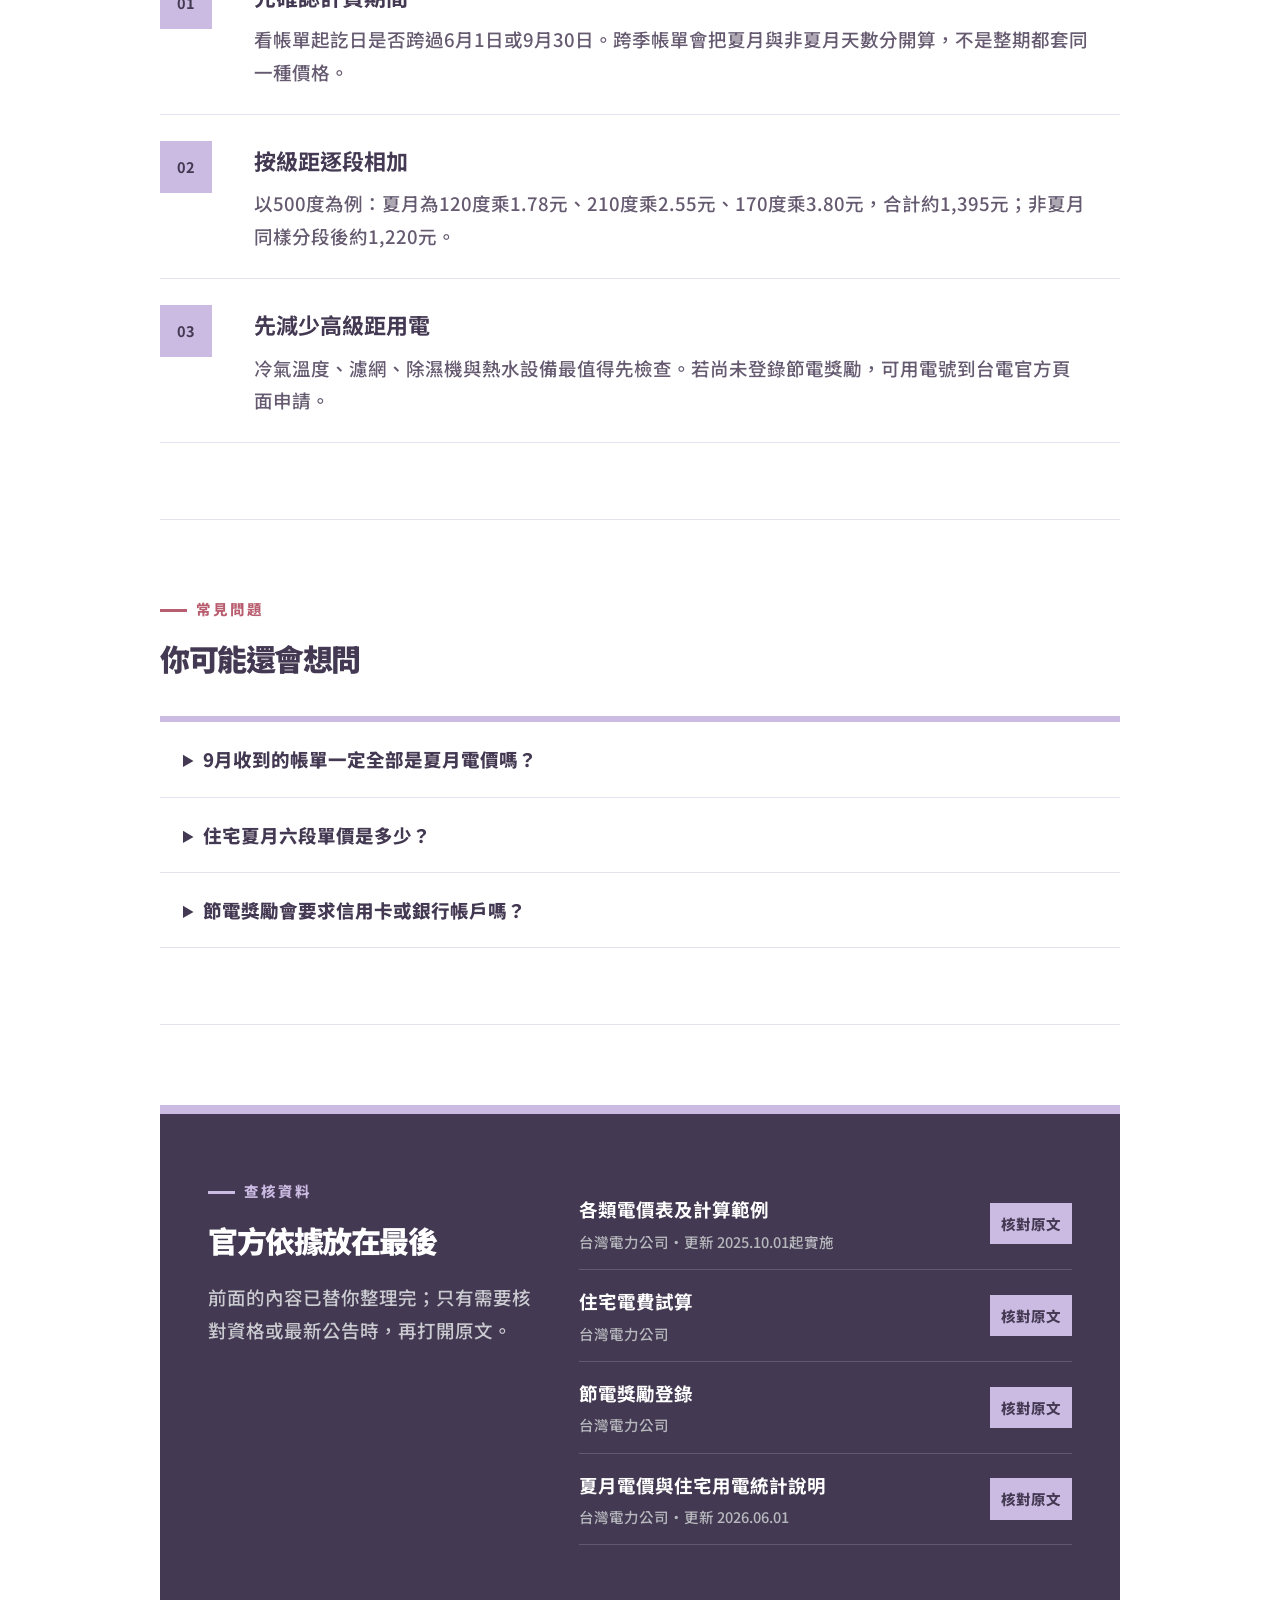
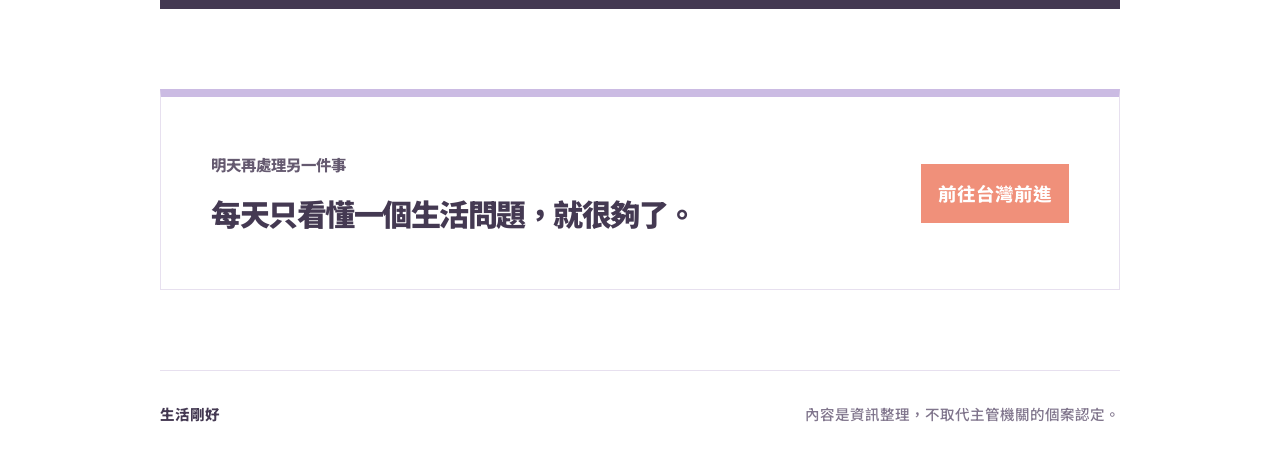
<file: life/issues/2026-08-16/summer-electricity-rates-2026/index.html>
<!doctype html>
<html lang="zh-Hant-TW">
<head>
  <meta charset="utf-8">
  <meta name="viewport" content="width=device-width,initial-scale=1">
  <meta name="description" content="夏月電價不是把整張帳單乘上一個倍率，而是依六個級距分段計算。這篇用500度住宅用電直接算給你看，也整理跨季帳單與節電獎勵。">
  <meta name="robots" content="index,follow">
  <meta name="theme-color" content="#f6df3b">
  <meta property="og:type" content="article">
  <meta property="og:title" content="夏月電價9月30日結束：500度為什麼多約175元？｜生活剛好">
  <meta property="og:description" content="夏月電價不是把整張帳單乘上一個倍率，而是依六個級距分段計算。這篇用500度住宅用電直接算給你看，也整理跨季帳單與節電獎勵。">
  <meta property="og:url" content="https://guanwei-cmd.github.io/life/issues/2026-08-16/summer-electricity-rates-2026/">
  <meta property="og:image" content="https://guanwei-cmd.github.io/life/og-purple.png">
  <title>夏月電價9月30日結束：500度為什麼多約175元？｜生活剛好</title>
  <link rel="preconnect" href="https://fonts.googleapis.com">
  <link rel="preconnect" href="https://fonts.gstatic.com" crossorigin>
  <link href="https://fonts.googleapis.com/css2?family=Noto+Sans+TC:wght@400;500;600;700;800;900&display=swap" rel="stylesheet">
  <link rel="stylesheet" href="/life/issue.css?v=20260817-breaks">
</head>
<body>
  <header class="reader-header">
    <a class="reader-brand" href="/life/"><span>好</span><div><b>生活剛好</b><small>每天前進一點點</small></div></a>
    <div class="reader-actions">
      <nav class="view-switch" aria-label="內容版本">
        <a class="active" href="/life/issues/2026-08-16/summer-electricity-rates-2026/" aria-current="page">專題網頁</a>
        <a href="/life/issues/2026-08-16/summer-electricity-rates-2026/email/">郵件版本</a>
      </nav>
      <a class="reader-subscribe" href="/life/#subscribe">免費訂閱</a>
    </div>
  </header>
  <main>
    <article class="issue-hero has-illustration">
      <figure class="issue-illustration" aria-hidden="true"><span></span><img src="/life/assets/summer-electricity-purple.png" alt=""></figure>
      <div class="issue-meta"><span>生活帳單</span><time>2026.08.16</time><span>約 6 分鐘</span></div>
      <p class="issue-label">今天只講一件事</p>
      <h1>夏月電價9月30日結束：500度為什麼多約175元？</h1>
      <p class="issue-dek">夏月電價不是把整張帳單乘上一個倍率，而是依六個級距分段計算。這篇用500度住宅用電直接算給你看，也整理跨季帳單與節電獎勵。</p>
      <div class="quick-answer"><small>先看結論</small><p>現行住宅非時間電價的夏月期間是6月1日至9月30日。每月用電500度時，夏月電費約1,395元，非夏月約1,220元，差約175元；實際帳單還會因抄表天數、跨季分攤與其他費用略有差異。</p></div>
      <p class="issue-update">資料整理日期：2026.08.14・重要決定前請核對頁尾官方依據</p>
    </article>

    <section class="issue-section benefits-section">
      <header><p>你可以先得到什麼</p><h2>這個主題的三個重點</h2></header>
      <div class="benefit-grid"><article><small>夏月期間</small><strong>6/1 至 9/30</strong><p>住宅非時間電價適用；跨越季節的抄表期間會按實際日數分別計算。</p></article><article><small>每月用電500度</small><strong>約多 175 元</strong><p>夏月約1,395元，非夏月約1,220元，為流動電費分段試算。</p></article><article><small>節電獎勵</small><strong>每度 0.6 元</strong><p>完成登錄後，符合節電條件的度數可依規定折抵當期電費。</p></article></div>
    </section>

    <section class="issue-section electricity-calculator-section" id="electricity-calculator">
      <header><p>把帳單數字放進來</p><h2>住宅電費拆解試算器</h2></header>
      <p class="calculator-intro">參考電費優化工具的「先辨識帳單、再比較方案」流程，這裡先聚焦一般住宅最常用的累進電價。輸入帳單度數或兩次電表讀數，就能看見每一級距怎麼算，以及相同用電量在夏月多多少。</p>
      <form class="electricity-calculator" id="electricityCalculator" novalidate>
        <div class="calculator-fields">
          <fieldset class="calculator-choice"><legend>你手上有哪個數字？</legend><label><input type="radio" name="usageMode" value="total" checked><span>帳單總度數</span></label><label><input type="radio" name="usageMode" value="meter"><span>兩次電表讀數</span></label></fieldset>
          <div class="calculator-input-grid">
            <label><span>帳單多久一期？</span><select id="billingMonths"><option value="1">每月一期</option><option value="2" selected>兩個月一期</option></select><small>一般住宅多為兩個月抄表一次；選兩個月時，各級距上限會自動加倍。</small></label>
            <label><span>這期主要適用哪種電價？</span><select id="billingSeason"><option value="summer" selected>夏月（6/1 至 9/30）</option><option value="regular">非夏月</option></select><small>跨越6月1日或9月30日的帳單需按天數拆算，本工具先估單一季別。</small></label>
            <label id="totalUsageRow"><span>本期用電度數</span><span class="input-with-unit"><input id="totalUsage" type="number" min="0" step="1" value="1000" inputmode="decimal"><b>度</b></span></label>
            <div class="meter-reading-grid" id="meterReadingRows" hidden>
              <label><span>上次電表讀數</span><span class="input-with-unit"><input id="previousReading" type="number" min="0" step="1" value="12840" inputmode="decimal"><b>度</b></span></label>
              <label><span>本次電表讀數</span><span class="input-with-unit"><input id="currentReading" type="number" min="0" step="1" value="13840" inputmode="decimal"><b>度</b></span></label>
            </div>
          </div>
        </div>
        <aside class="calculator-result-panel electricity-result" aria-live="polite">
          <p class="result-kicker">這期流動電費預估</p><strong id="electricityTotal">2,790 元</strong><p id="electricitySummary">兩個月共1,000度，平均每月500度。</p>
          <div class="electricity-comparison"><span id="comparisonLabel">同度數改用非夏月單價</span><b id="comparisonTotal">2,441 元</b><strong id="seasonDifference">夏月約多 350 元</strong></div>
          <dl id="electricityBreakdown"></dl>
          <div class="electricity-metrics"><div><span>平均每度</span><b id="averageRate">2.79 元</b></div><div><span>最高進入級距</span><b id="highestTier">331–500 度</b></div></div>
          <button type="button" id="copyElectricityCalculation">複製試算明細</button><p class="copy-status" id="electricityCopyStatus" role="status"></p>
        </aside>
      </form>
      <div class="calculator-notes"><strong>這份結果怎麼看</strong><ul><li>採累進計費，只有落在較高級距的那一段度數，才會乘上較高單價，不是全部用電一起變貴。</li><li>結果只估住宅非時間電價的流動電費，未含公共設施分攤、節電獎勵、功率因數、最低度數或其他帳單調整。</li><li>跨季、時間電價、營業用電或特殊減免，請改用頁尾台電官方試算核對。</li></ul></div>
    </section>

    <section class="issue-section split-section">
      <div>
        <p class="section-kicker">資格快速看</p>
        <h2>哪些帳單要看夏月級距？</h2>
        <ul class="check-list"><li>家中採住宅非時間電價，也就是一般累進電價，而不是時間電價方案。</li><li>帳單計費期間有落在6月1日至9月30日，夏月天數會用夏月單價計算。</li><li>每月用電超過120度後，超出的部分會依序進入121至330度、331至500度等較高級距。</li><li>若是兩個月抄表一次，各級距可用度數會加倍，不能直接拿單月級距硬套整張雙月帳單。</li></ul>
      </div>
      <aside>
        <p class="section-kicker">容易卡住</p>
        <h2>先避開這些情況</h2>
        <ul class="caution-list"><li>175元是每月500度的流動電費比較，不含營業用電、時間電價、公共設施分攤與其他帳單項目。</li><li>夏月帳單變高通常同時包含『用得更多』與『夏月單價較高』，不要把整個差額都當成漲價。</li><li>兩個月抄表一次時，級距度數會加倍；例如120度以下的級距變成240度以下。</li><li>節電獎勵的比較基準與資格以台電登錄頁說明為準，不是每一度用電都直接折0.6元。</li></ul>
      </aside>
    </section>

    <section class="issue-section documents-section">
      <header><p>開始以前</p><h2>先找出這三個帳單資訊</h2></header>
      <ul class="document-list"><li>最近一期電費單上的計費期間與總用電度數；也可以準備上次與本次電表讀數直接相減。</li><li>去年同期或上一個非夏月帳單，方便區分是單價變動還是用電量增加。</li><li>電號；要登錄節電獎勵或使用台電服務時會用到。</li></ul>
    </section>

    <section class="issue-section steps-section">
      <header><p>照著走就好</p><h2>三步看懂自己的電費</h2></header>
      <ol><li><b>01</b><div><h3>先確認計費期間</h3><p>看帳單起訖日是否跨過6月1日或9月30日。跨季帳單會把夏月與非夏月天數分開算，不是整期都套同一種價格。</p></div></li><li><b>02</b><div><h3>按級距逐段相加</h3><p>以500度為例：夏月為120度乘1.78元、210度乘2.55元、170度乘3.80元，合計約1,395元；非夏月同樣分段後約1,220元。</p></div></li><li><b>03</b><div><h3>先減少高級距用電</h3><p>冷氣溫度、濾網、除濕機與熱水設備最值得先檢查。若尚未登錄節電獎勵，可用電號到台電官方頁面申請。</p></div></li></ol>
    </section>

    <section class="issue-section faq-section">
      <header><p>常見問題</p><h2>你可能還會想問</h2></header>
      <div><details><summary>9月收到的帳單一定全部是夏月電價嗎？</summary><p>不一定。台電會依實際計費期間拆分夏月與非夏月天數；帳單若跨過9月30日，10月1日起的用電會用非夏月方式計算。</p></details><details><summary>住宅夏月六段單價是多少？</summary><p>每月120度以下1.78元；121至330度2.55元；331至500度3.80元；501至700度5.14元；701至1,000度6.44元；1,001度以上8.86元。</p></details><details><summary>節電獎勵會要求信用卡或銀行帳戶嗎？</summary><p>不會。台電說明節電獎勵會直接折抵當期電費，官方登錄不會要求提供信用卡或銀行帳戶資料。</p></details></div>
    </section>

    <section class="source-section">
      <div><p>查核資料</p><h2>官方依據放在最後</h2><span>前面的內容已替你整理完；只有需要核對資格或最新公告時，再打開原文。</span></div>
      <ul><li><div><strong>各類電價表及計算範例</strong><small>台灣電力公司・更新 2025.10.01起實施</small></div><a href="https://hc2.taipower.com.tw/media/ba2angqi/%E5%90%84%E9%A1%9E%E9%9B%BB%E5%83%B9%E8%A1%A8%E5%8F%8A%E8%A8%88%E7%AE%97%E7%AF%84%E4%BE%8B.pdf?mediaDL=true" target="_blank" rel="noopener">核對原文</a></li><li><div><strong>住宅電費試算</strong><small>台灣電力公司</small></div><a href="https://service.taipower.com.tw/ebpps2/electricityFeeTrial" target="_blank" rel="noopener">核對原文</a></li><li><div><strong>節電獎勵登錄</strong><small>台灣電力公司</small></div><a href="https://service.taipower.com.tw/newsavepower" target="_blank" rel="noopener">核對原文</a></li><li><div><strong>夏月電價與住宅用電統計說明</strong><small>台灣電力公司・更新 2026.06.01</small></div><a href="https://hc1.taipower.com.tw/2289/2323/2324/68336/normalPost" target="_blank" rel="noopener">核對原文</a></li></ul>
    </section>

    <section class="reader-cta"><div><small>明天再處理另一件事</small><h2>每天只看懂一個生活問題，就很夠了。</h2></div><a href="https://taiwangogo.tw/">前往台灣前進</a></section>
  </main>
  <footer><a href="/life/">生活剛好</a><span>內容是資訊整理，不取代主管機關的個案認定。</span></footer>
  <script src="/life/electricity-bill-calculator.js?v=20260817"></script>
  <script src="/life/line-breaks.js?v=20260817" defer></script>
</body>
</html>
</file>
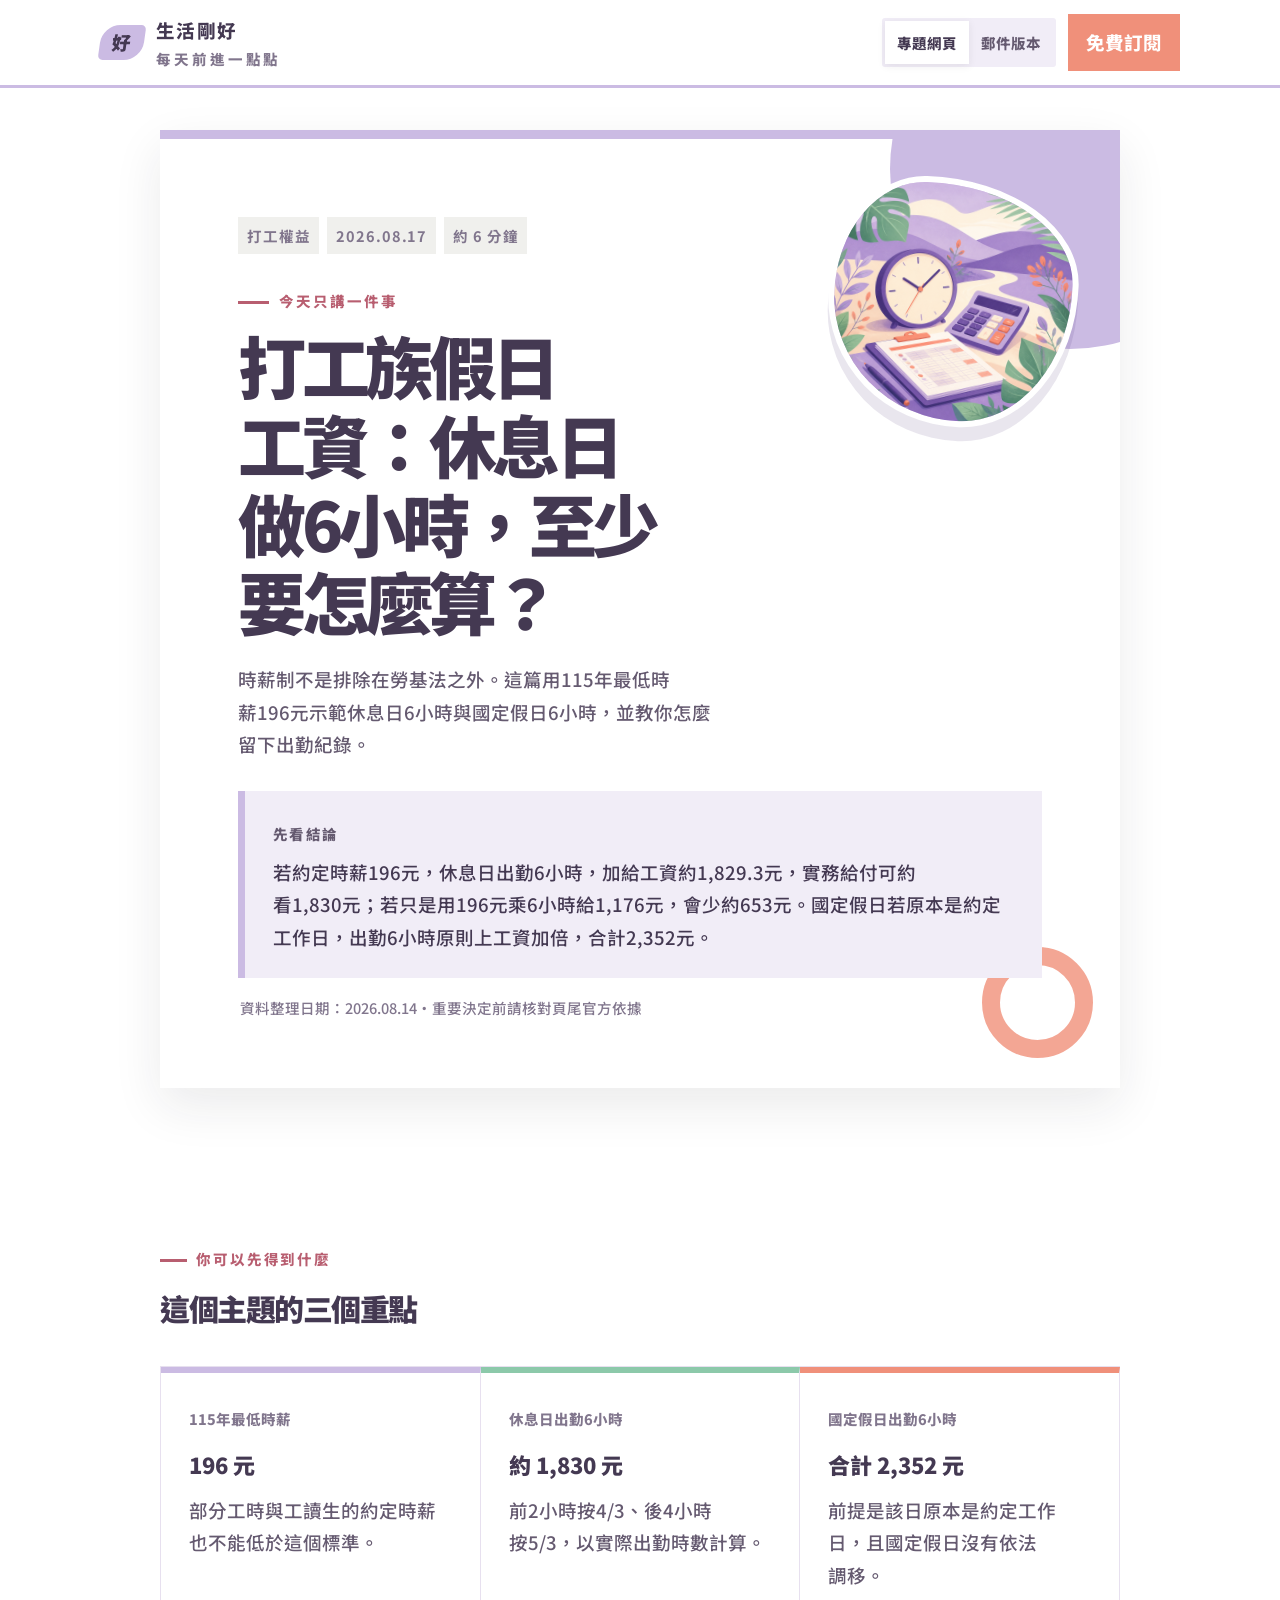
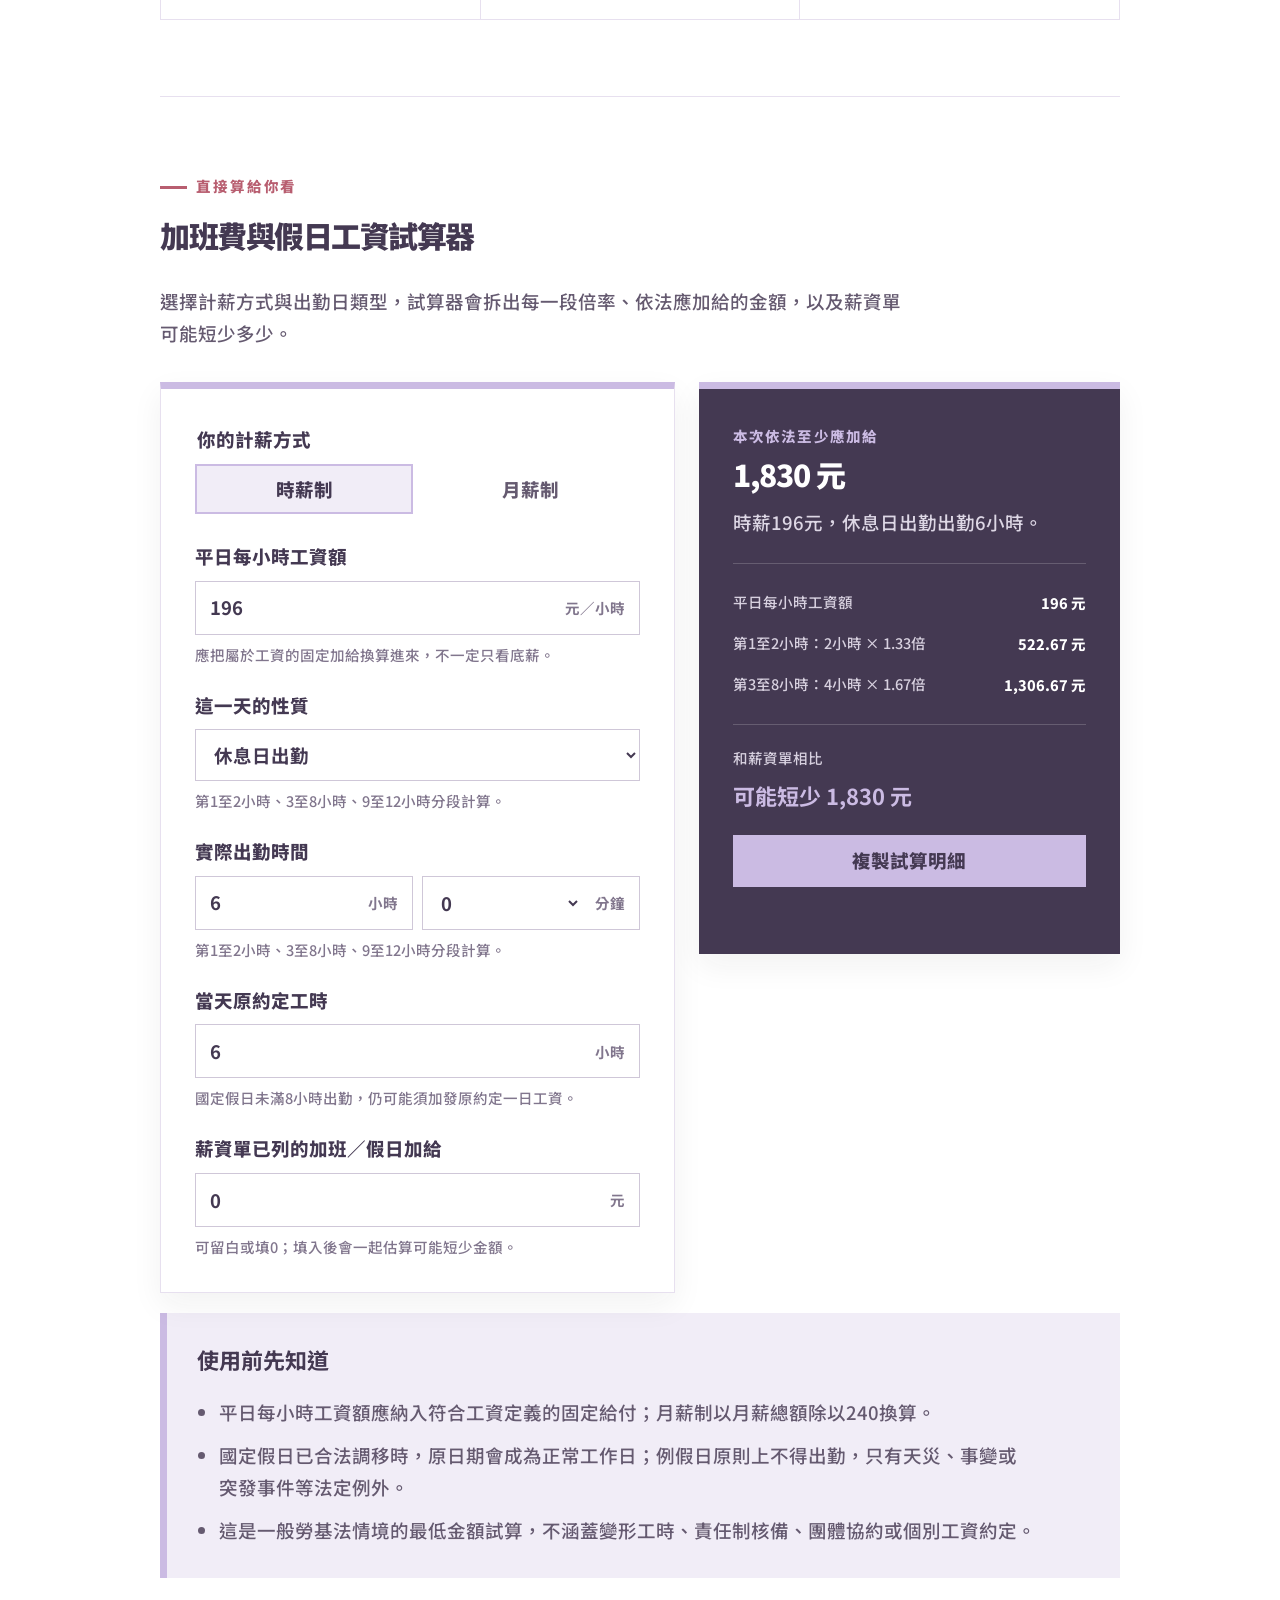
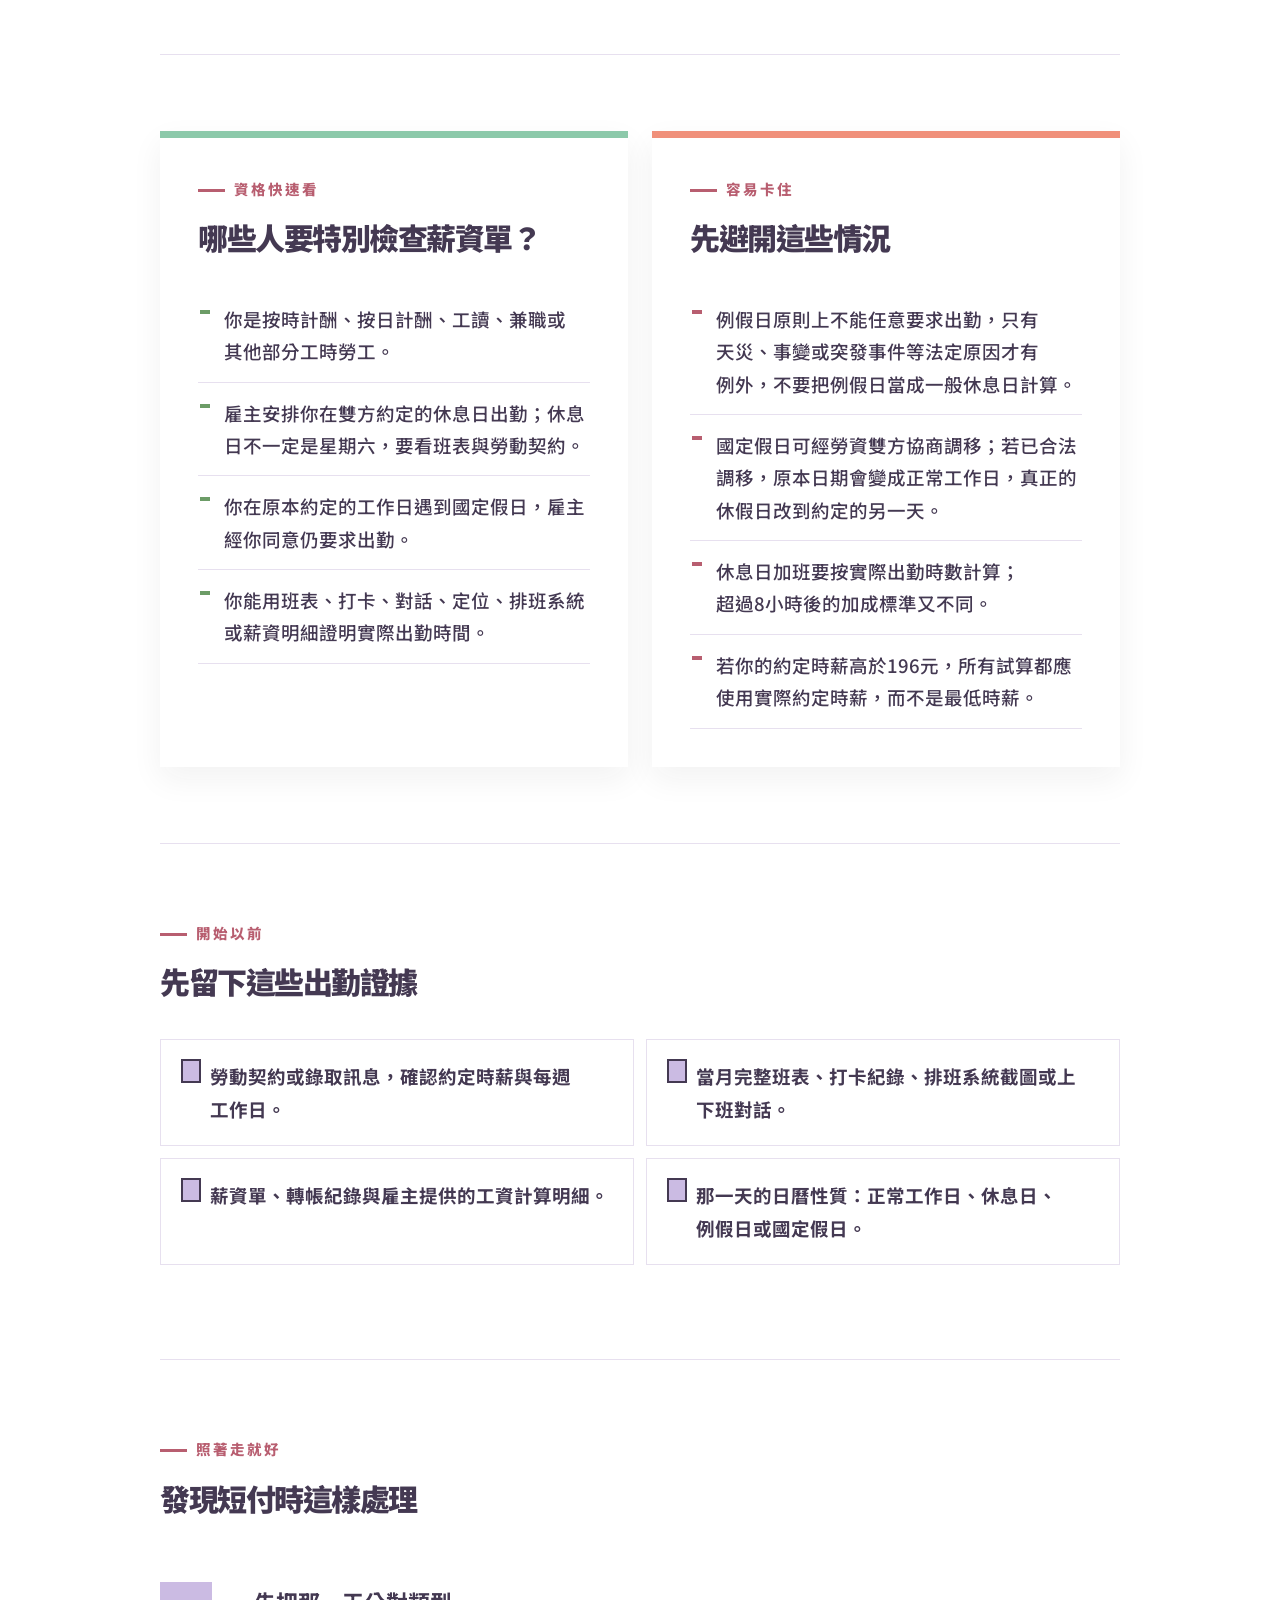
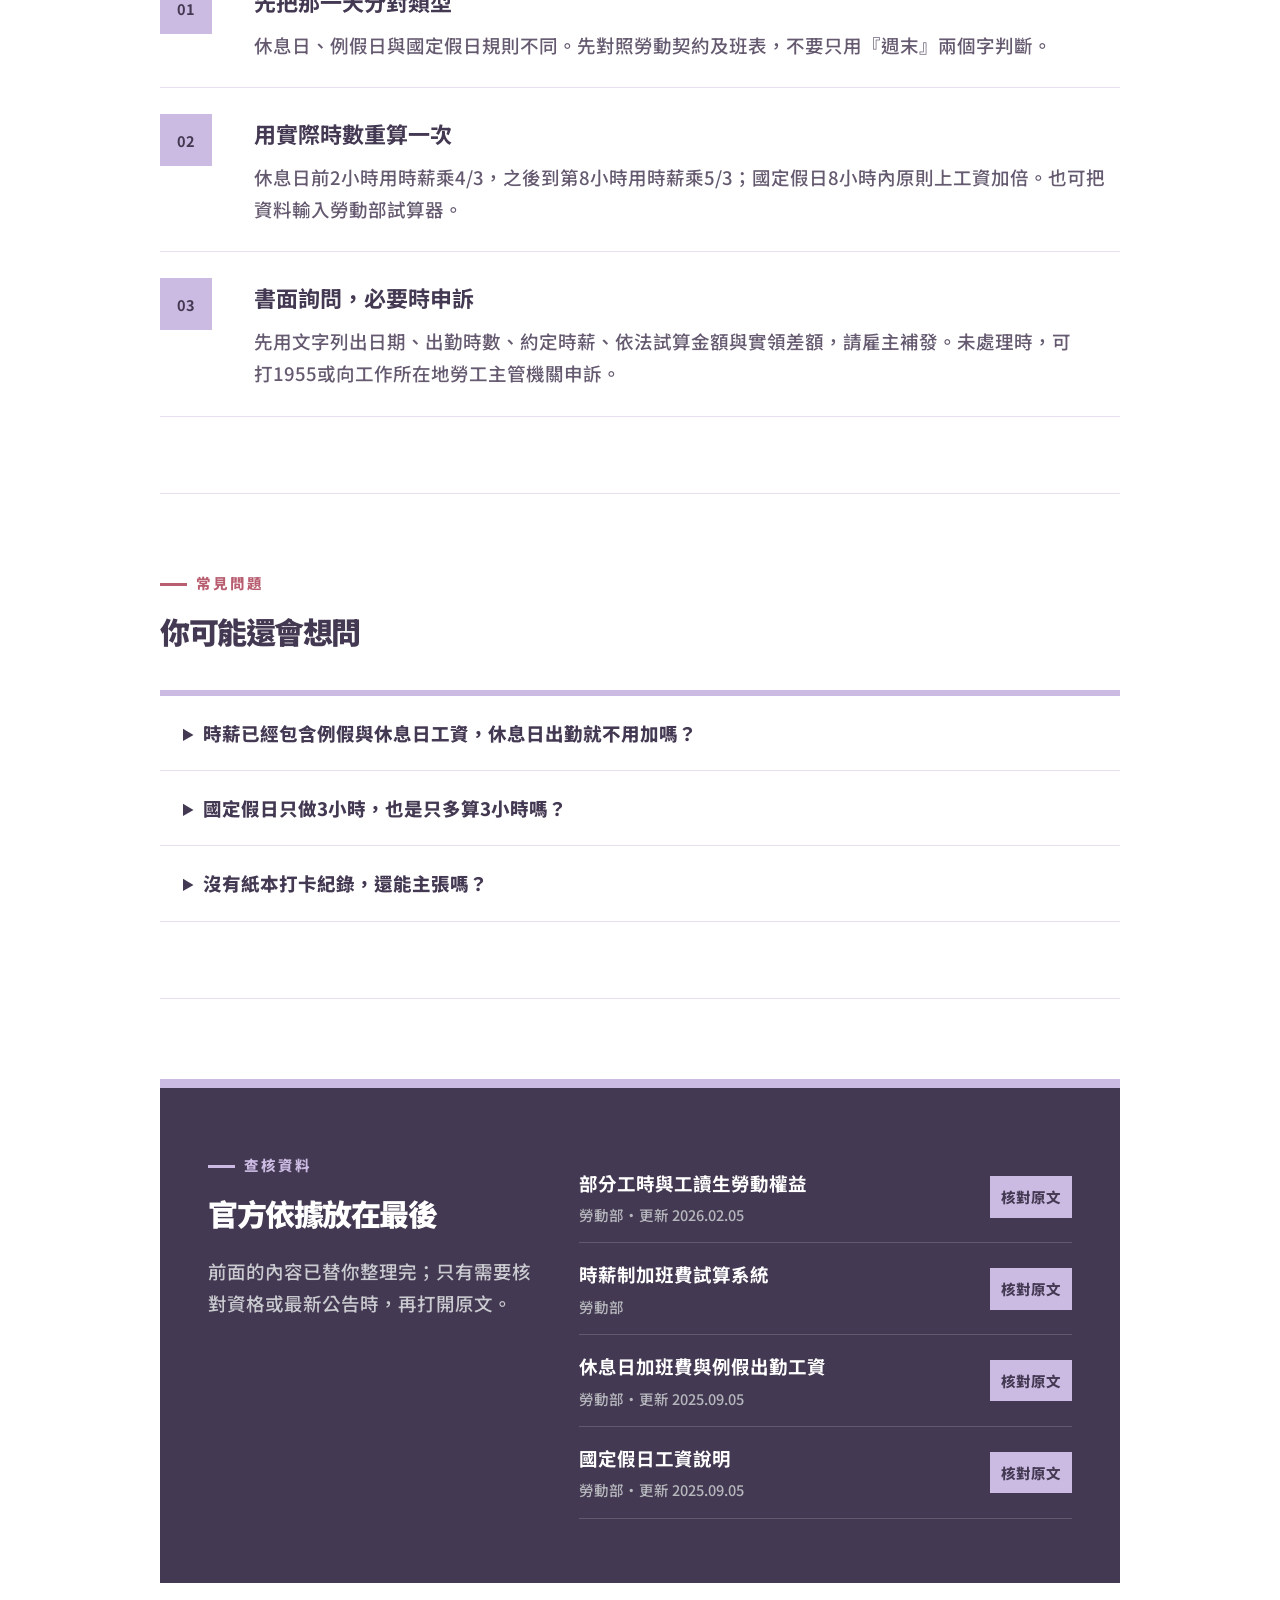
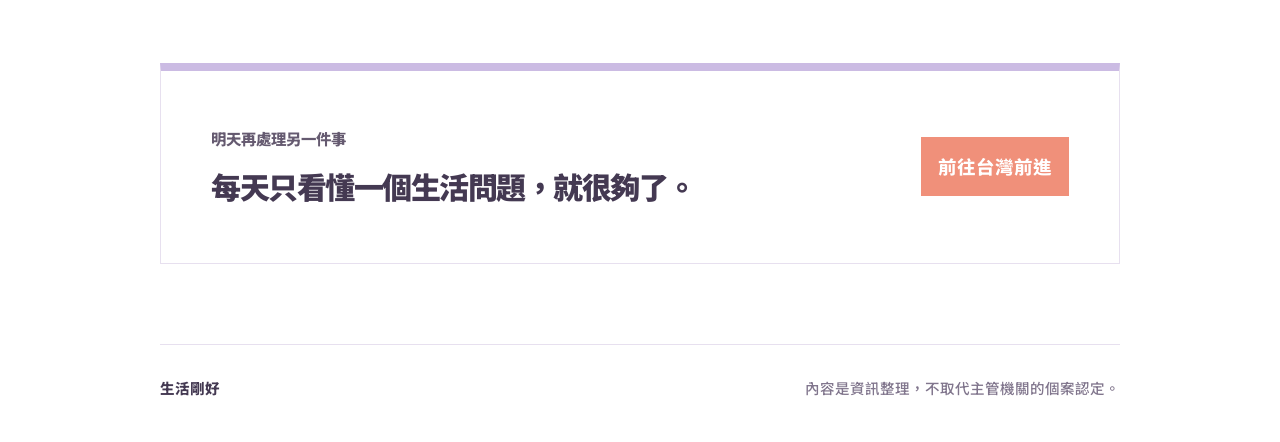
<file: life/issues/2026-08-17/part-time-holiday-pay-2026/index.html>
<!doctype html>
<html lang="zh-Hant-TW">
<head>
  <meta charset="utf-8">
  <meta name="viewport" content="width=device-width,initial-scale=1">
  <meta name="description" content="用完整加班費試算器計算平日、休息日、國定假日與例假日工資，支援時薪與月薪、分鐘工時、倍率明細及薪資單差額。">
  <meta name="robots" content="index,follow">
  <meta name="theme-color" content="#f6df3b">
  <meta property="og:type" content="article">
  <meta property="og:title" content="打工族假日工資：休息日做6小時，至少要怎麼算？｜生活剛好">
  <meta property="og:description" content="用完整加班費試算器計算平日、休息日、國定假日與例假日工資，支援時薪與月薪、分鐘工時、倍率明細及薪資單差額。">
  <meta property="og:url" content="https://guanwei-cmd.github.io/life/issues/2026-08-17/part-time-holiday-pay-2026/">
  <meta property="og:image" content="https://guanwei-cmd.github.io/life/og-purple.png">
  <title>打工族假日工資：休息日做6小時，至少要怎麼算？｜生活剛好</title>
  <link rel="preconnect" href="https://fonts.googleapis.com">
  <link rel="preconnect" href="https://fonts.gstatic.com" crossorigin>
  <link href="https://fonts.googleapis.com/css2?family=Noto+Sans+TC:wght@400;500;600;700;800;900&display=swap" rel="stylesheet">
  <link rel="stylesheet" href="/life/issue.css?v=20260817-breaks">
</head>
<body>
  <header class="reader-header">
    <a class="reader-brand" href="/life/"><span>好</span><div><b>生活剛好</b><small>每天前進一點點</small></div></a>
    <div class="reader-actions">
      <nav class="view-switch" aria-label="內容版本">
        <a class="active" href="/life/issues/2026-08-17/part-time-holiday-pay-2026/" aria-current="page">專題網頁</a>
        <a href="/life/issues/2026-08-17/part-time-holiday-pay-2026/email/">郵件版本</a>
      </nav>
      <a class="reader-subscribe" href="/life/#subscribe">免費訂閱</a>
    </div>
  </header>
  <main>
    <article class="issue-hero has-illustration">
      <figure class="issue-illustration" aria-hidden="true"><span></span><img src="/life/assets/part-time-pay-purple.png" alt=""></figure>
      <div class="issue-meta"><span>打工權益</span><time>2026.08.17</time><span>約 6 分鐘</span></div>
      <p class="issue-label">今天只講一件事</p>
      <h1>打工族假日工資：休息日做6小時，至少要怎麼算？</h1>
      <p class="issue-dek">時薪制不是排除在勞基法之外。這篇用115年最低時薪196元示範休息日6小時與國定假日6小時，並教你怎麼留下出勤紀錄。</p>
      <div class="quick-answer"><small>先看結論</small><p>若約定時薪196元，休息日出勤6小時，加給工資約1,829.3元，實務給付可約看1,830元；若只是用196元乘6小時給1,176元，會少約653元。國定假日若原本是約定工作日，出勤6小時原則上工資加倍，合計2,352元。</p></div>
      <p class="issue-update">資料整理日期：2026.08.14・重要決定前請核對頁尾官方依據</p>
    </article>

    <section class="issue-section benefits-section">
      <header><p>你可以先得到什麼</p><h2>這個主題的三個重點</h2></header>
      <div class="benefit-grid"><article><small>115年最低時薪</small><strong>196 元</strong><p>部分工時與工讀生的約定時薪也不能低於這個標準。</p></article><article><small>休息日出勤6小時</small><strong>約 1,830 元</strong><p>前2小時按4/3、後4小時按5/3，以實際出勤時數計算。</p></article><article><small>國定假日出勤6小時</small><strong>合計 2,352 元</strong><p>前提是該日原本是約定工作日，且國定假日沒有依法調移。</p></article></div>
    </section>

    <section class="issue-section overtime-calculator-section" id="overtime-calculator">
      <header><p>直接算給你看</p><h2>加班費與假日工資試算器</h2></header>
      <p class="calculator-intro">選擇計薪方式與出勤日類型，試算器會拆出每一段倍率、依法應加給的金額，以及薪資單可能短少多少。</p>
      <form class="overtime-calculator" id="overtimeCalculator" novalidate>
        <div class="calculator-fields">
          <fieldset class="calculator-choice">
            <legend>你的計薪方式</legend>
            <label><input type="radio" name="payBasis" value="hourly" checked><span>時薪制</span></label>
            <label><input type="radio" name="payBasis" value="monthly"><span>月薪制</span></label>
          </fieldset>
          <div class="calculator-input-grid">
            <label><span id="wageLabel">平日每小時工資額</span><span class="input-with-unit"><input id="wageAmount" type="number" min="1" step="1" value="196" inputmode="decimal" required><b id="wageUnit">元／小時</b></span><small id="wageHint">應把屬於工資的固定加給換算進來，不一定只看底薪。</small></label>
            <label><span>這一天的性質</span><select id="workdayType"><option value="weekday">平日延長工時</option><option value="rest" selected>休息日出勤</option><option value="holiday">國定假日出勤</option><option value="regular">例假日出勤</option></select><small id="dayTypeHint">休息日不一定是星期六，應依勞動契約與班表判斷。</small></label>
            <label><span>實際出勤時間</span><span class="time-inputs"><span><input id="workHours" type="number" min="0" max="12" step="1" value="6" inputmode="numeric"><b>小時</b></span><span><select id="workMinutes"><option value="0" selected>0</option><option value="15">15</option><option value="30">30</option><option value="45">45</option></select><b>分鐘</b></span></span><small id="hoursHint">休息日最多試算至12小時。</small></label>
            <label id="scheduledHoursRow" hidden><span>當天原約定工時</span><span class="input-with-unit"><input id="scheduledHours" type="number" min="1" max="8" step="0.5" value="6" inputmode="decimal"><b>小時</b></span><small>國定假日未滿8小時出勤，仍可能須加發原約定一日工資。</small></label>
            <label><span>薪資單已列的加班／假日加給</span><span class="input-with-unit"><input id="paidAmount" type="number" min="0" step="1" value="0" inputmode="decimal"><b>元</b></span><small>可留白或填0；填入後會一起估算可能短少金額。</small></label>
          </div>
        </div>
        <aside class="calculator-result-panel" aria-live="polite">
          <p class="result-kicker">本次依法至少應加給</p>
          <strong id="overtimeTotal">1,830 元</strong>
          <p id="resultSummary">以時薪196元、休息日出勤6小時計算。</p>
          <dl id="calculationBreakdown"></dl>
          <div class="shortfall-result"><span>和薪資單相比</span><b id="shortfallAmount">可能短少 1,830 元</b></div>
          <button type="button" id="copyCalculation">複製試算明細</button>
          <p class="copy-status" id="copyStatus" role="status"></p>
        </aside>
      </form>
      <div class="calculator-notes"><strong>使用前先知道</strong><ul><li>平日每小時工資額應納入符合工資定義的固定給付；月薪制以月薪總額除以240換算。</li><li>國定假日已合法調移時，原日期會成為正常工作日；例假日原則上不得出勤，只有天災、事變或突發事件等法定例外。</li><li>這是一般勞基法情境的最低金額試算，不涵蓋變形工時、責任制核備、團體協約或個別工資約定。</li></ul></div>
    </section>

    <section class="issue-section split-section">
      <div>
        <p class="section-kicker">資格快速看</p>
        <h2>哪些人要特別檢查薪資單？</h2>
        <ul class="check-list"><li>你是按時計酬、按日計酬、工讀、兼職或其他部分工時勞工。</li><li>雇主安排你在雙方約定的休息日出勤；休息日不一定是星期六，要看班表與勞動契約。</li><li>你在原本約定的工作日遇到國定假日，雇主經你同意仍要求出勤。</li><li>你能用班表、打卡、對話、定位、排班系統或薪資明細證明實際出勤時間。</li></ul>
      </div>
      <aside>
        <p class="section-kicker">容易卡住</p>
        <h2>先避開這些情況</h2>
        <ul class="caution-list"><li>例假日原則上不能任意要求出勤，只有天災、事變或突發事件等法定原因才有例外，不要把例假日當成一般休息日計算。</li><li>國定假日可經勞資雙方協商調移；若已合法調移，原本日期會變成正常工作日，真正的休假日改到約定的另一天。</li><li>休息日加班要按實際出勤時數計算；超過8小時後的加成標準又不同。</li><li>若你的約定時薪高於196元，所有試算都應使用實際約定時薪，而不是最低時薪。</li></ul>
      </aside>
    </section>

    <section class="issue-section documents-section">
      <header><p>開始以前</p><h2>先留下這些出勤證據</h2></header>
      <ul class="document-list"><li>勞動契約或錄取訊息，確認約定時薪與每週工作日。</li><li>當月完整班表、打卡紀錄、排班系統截圖或上下班對話。</li><li>薪資單、轉帳紀錄與雇主提供的工資計算明細。</li><li>那一天的日曆性質：正常工作日、休息日、例假日或國定假日。</li></ul>
    </section>

    <section class="issue-section steps-section">
      <header><p>照著走就好</p><h2>發現短付時這樣處理</h2></header>
      <ol><li><b>01</b><div><h3>先把那一天分對類型</h3><p>休息日、例假日與國定假日規則不同。先對照勞動契約及班表，不要只用『週末』兩個字判斷。</p></div></li><li><b>02</b><div><h3>用實際時數重算一次</h3><p>休息日前2小時用時薪乘4/3，之後到第8小時用時薪乘5/3；國定假日8小時內原則上工資加倍。也可把資料輸入勞動部試算器。</p></div></li><li><b>03</b><div><h3>書面詢問，必要時申訴</h3><p>先用文字列出日期、出勤時數、約定時薪、依法試算金額與實領差額，請雇主補發。未處理時，可打1955或向工作所在地勞工主管機關申訴。</p></div></li></ol>
    </section>

    <section class="issue-section faq-section">
      <header><p>常見問題</p><h2>你可能還會想問</h2></header>
      <div><details><summary>時薪已經包含例假與休息日工資，休息日出勤就不用加嗎？</summary><p>不是。時薪在未出勤的例假與休息日已考量工資，但雇主實際使你在休息日工作，仍要依勞基法第24條加給休息日出勤工資。</p></details><details><summary>國定假日只做3小時，也是只多算3小時嗎？</summary><p>按時計酬者的實際工資仍要依約定工作時間與出勤時數判斷；原本約定工作日遇國定假日，雇主徵得同意出勤，8小時內工資應加倍。個案排班不同時可用1955確認。</p></details><details><summary>沒有紙本打卡紀錄，還能主張嗎？</summary><p>可以先保存排班截圖、工作群組對話、登入紀錄、定位或轉帳明細等資料。勞工也可請求雇主提供出勤紀錄副本或影本。</p></details></div>
    </section>

    <section class="source-section">
      <div><p>查核資料</p><h2>官方依據放在最後</h2><span>前面的內容已替你整理完；只有需要核對資格或最新公告時，再打開原文。</span></div>
      <ul><li><div><strong>部分工時與工讀生勞動權益</strong><small>勞動部・更新 2026.02.05</small></div><a href="https://www.mol.gov.tw/1607/28690/87756/87780/nodelist" target="_blank" rel="noopener">核對原文</a></li><li><div><strong>時薪制加班費試算系統</strong><small>勞動部</small></div><a href="https://calcr2.mol.gov.tw/Daily" target="_blank" rel="noopener">核對原文</a></li><li><div><strong>休息日加班費與例假出勤工資</strong><small>勞動部・更新 2025.09.05</small></div><a href="https://www.mol.gov.tw/1607/28162/28166/28180/81521/81529/post" target="_blank" rel="noopener">核對原文</a></li><li><div><strong>國定假日工資說明</strong><small>勞動部・更新 2025.09.05</small></div><a href="https://www.mol.gov.tw/1607/28162/28166/28180/81521/81533/" target="_blank" rel="noopener">核對原文</a></li></ul>
    </section>

    <section class="reader-cta"><div><small>明天再處理另一件事</small><h2>每天只看懂一個生活問題，就很夠了。</h2></div><a href="https://taiwangogo.tw/">前往台灣前進</a></section>
  </main>
  <footer><a href="/life/">生活剛好</a><span>內容是資訊整理，不取代主管機關的個案認定。</span></footer>
  <script src="/life/overtime-calculator.js?v=20260817"></script>
  <script src="/life/line-breaks.js?v=20260817" defer></script>
</body>
</html>
</file>
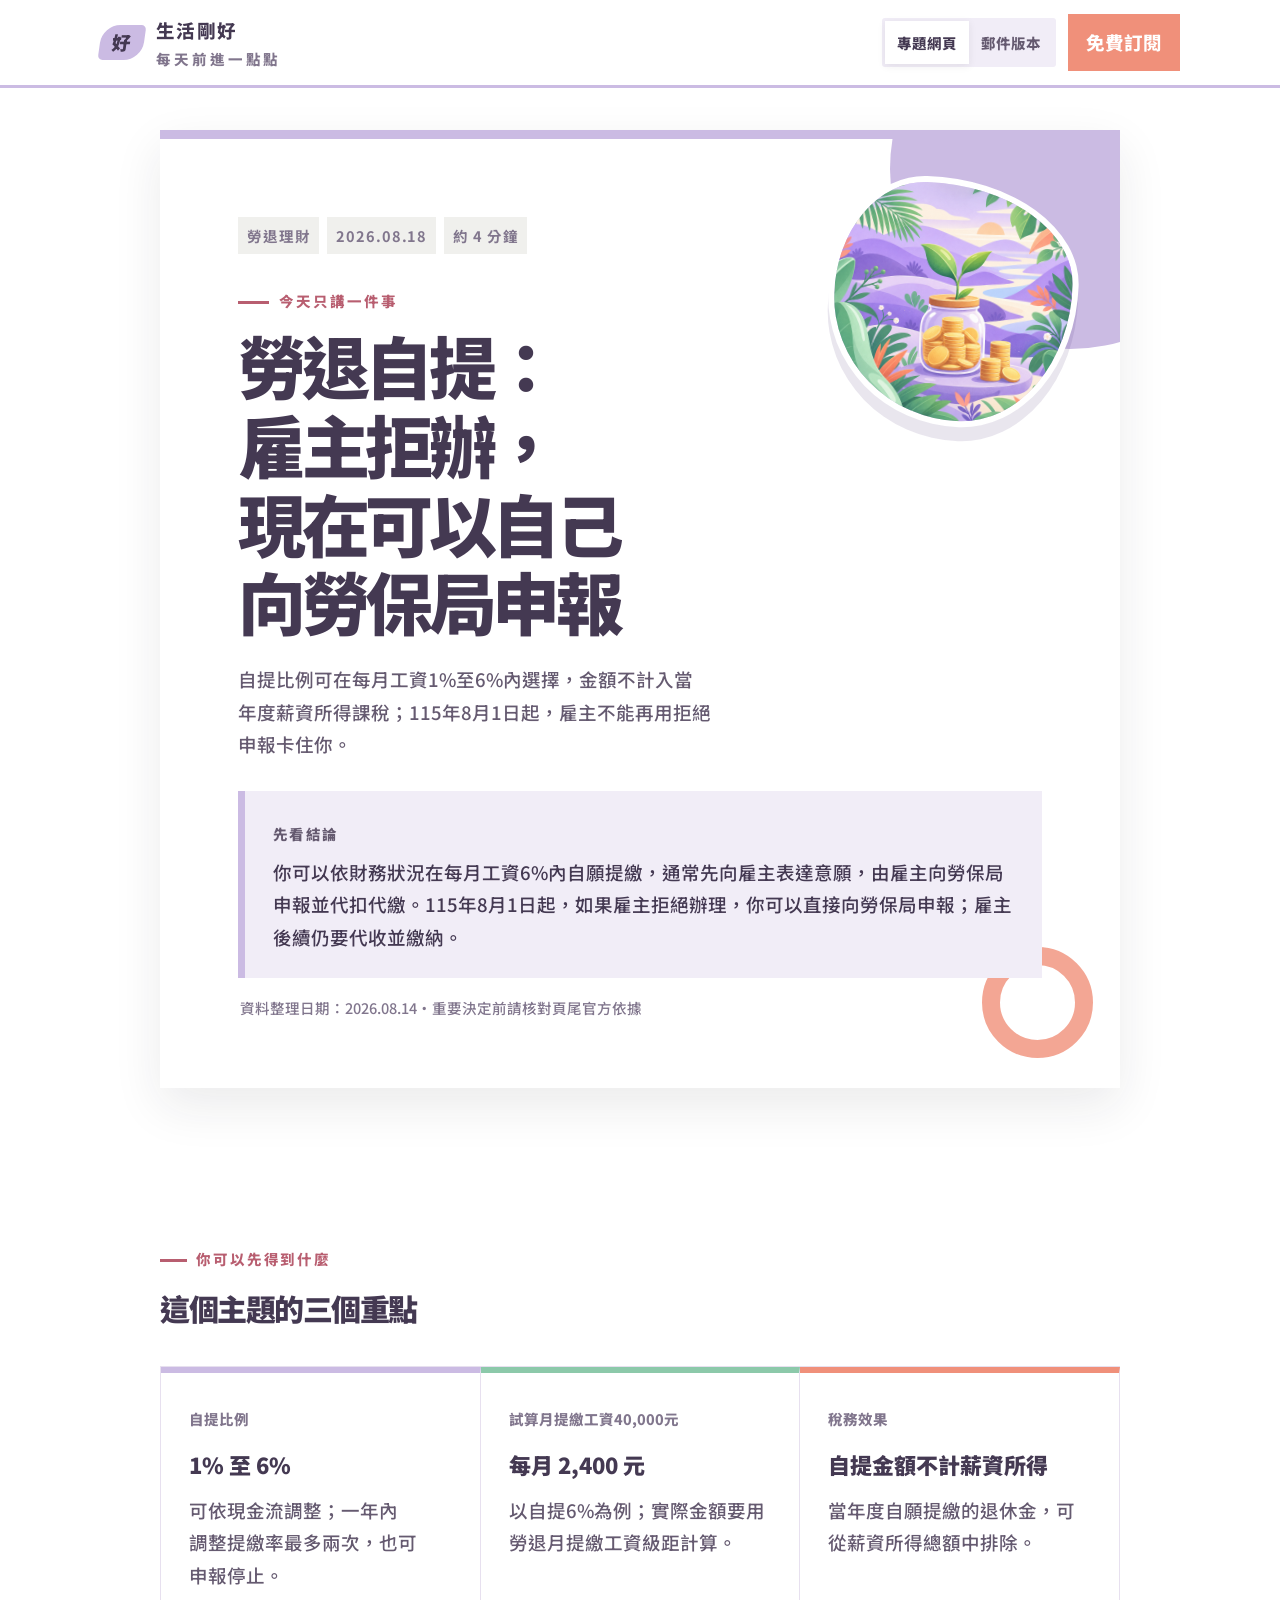
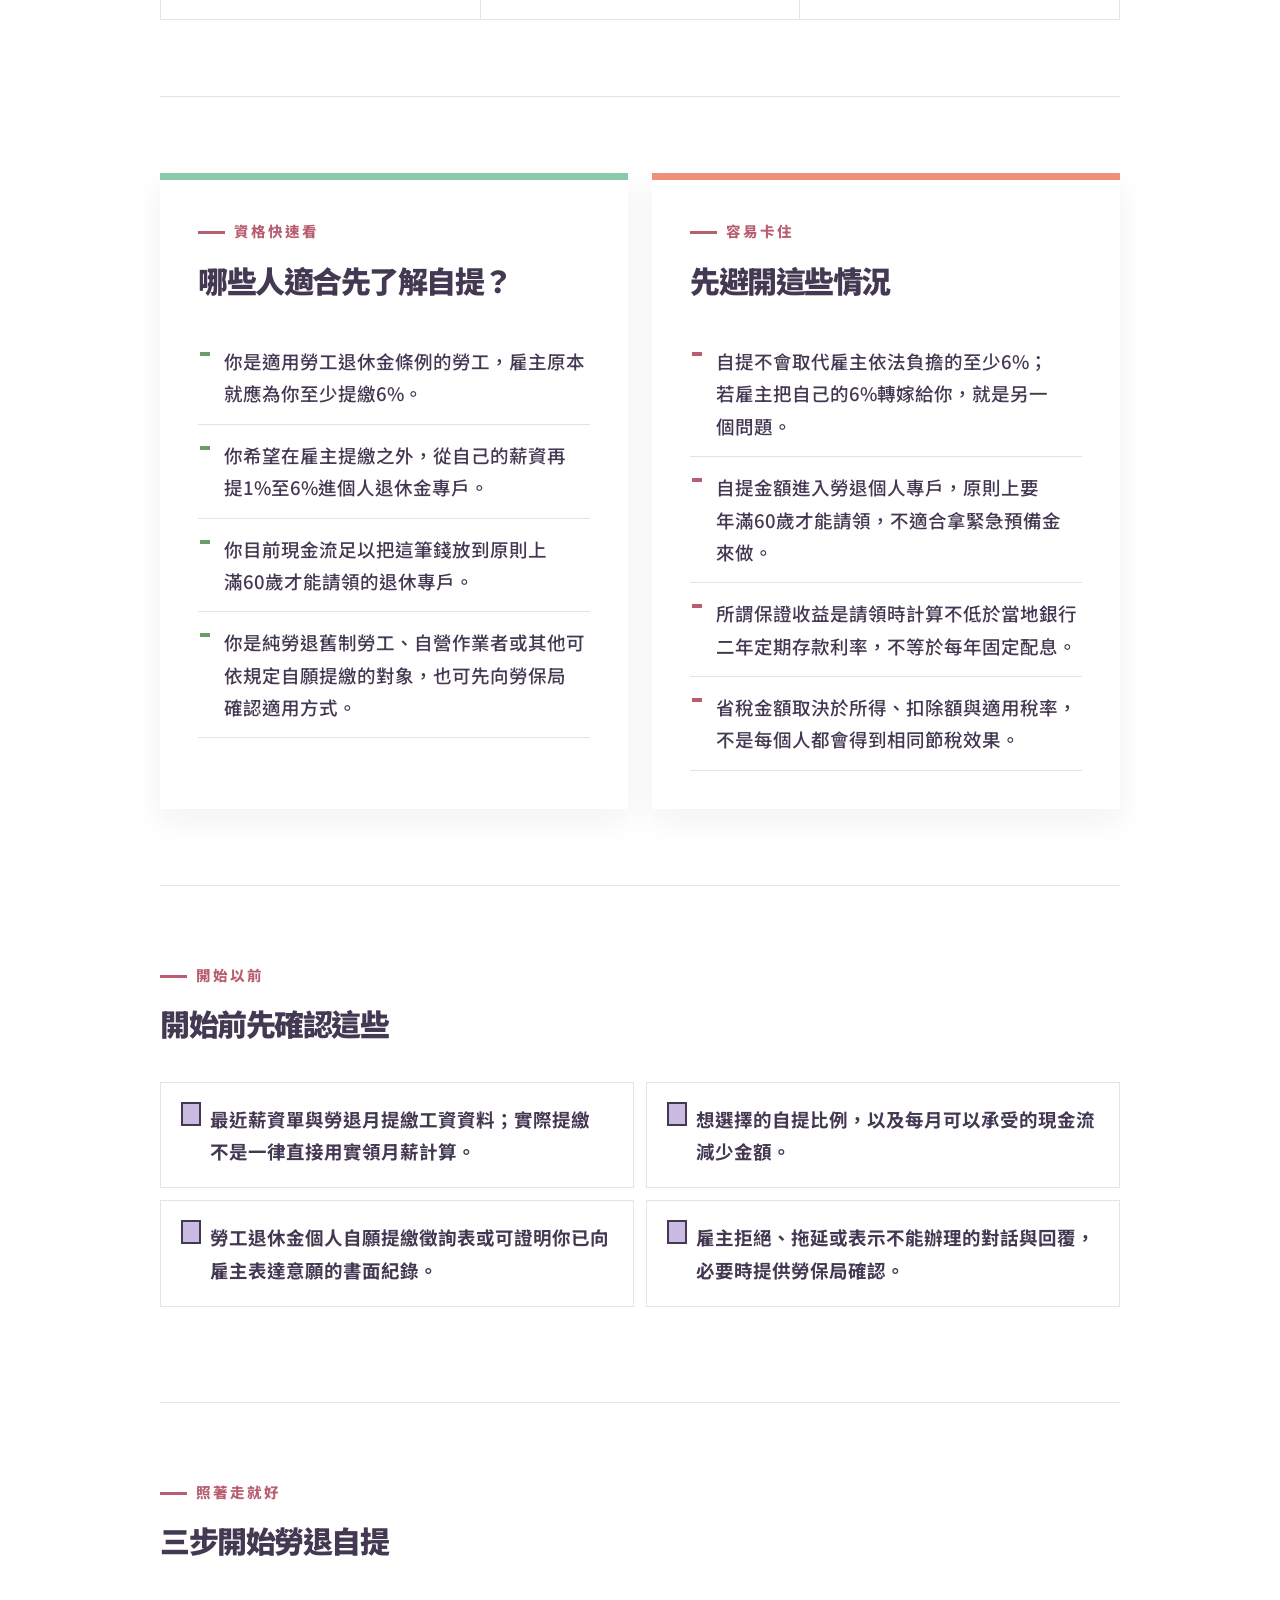
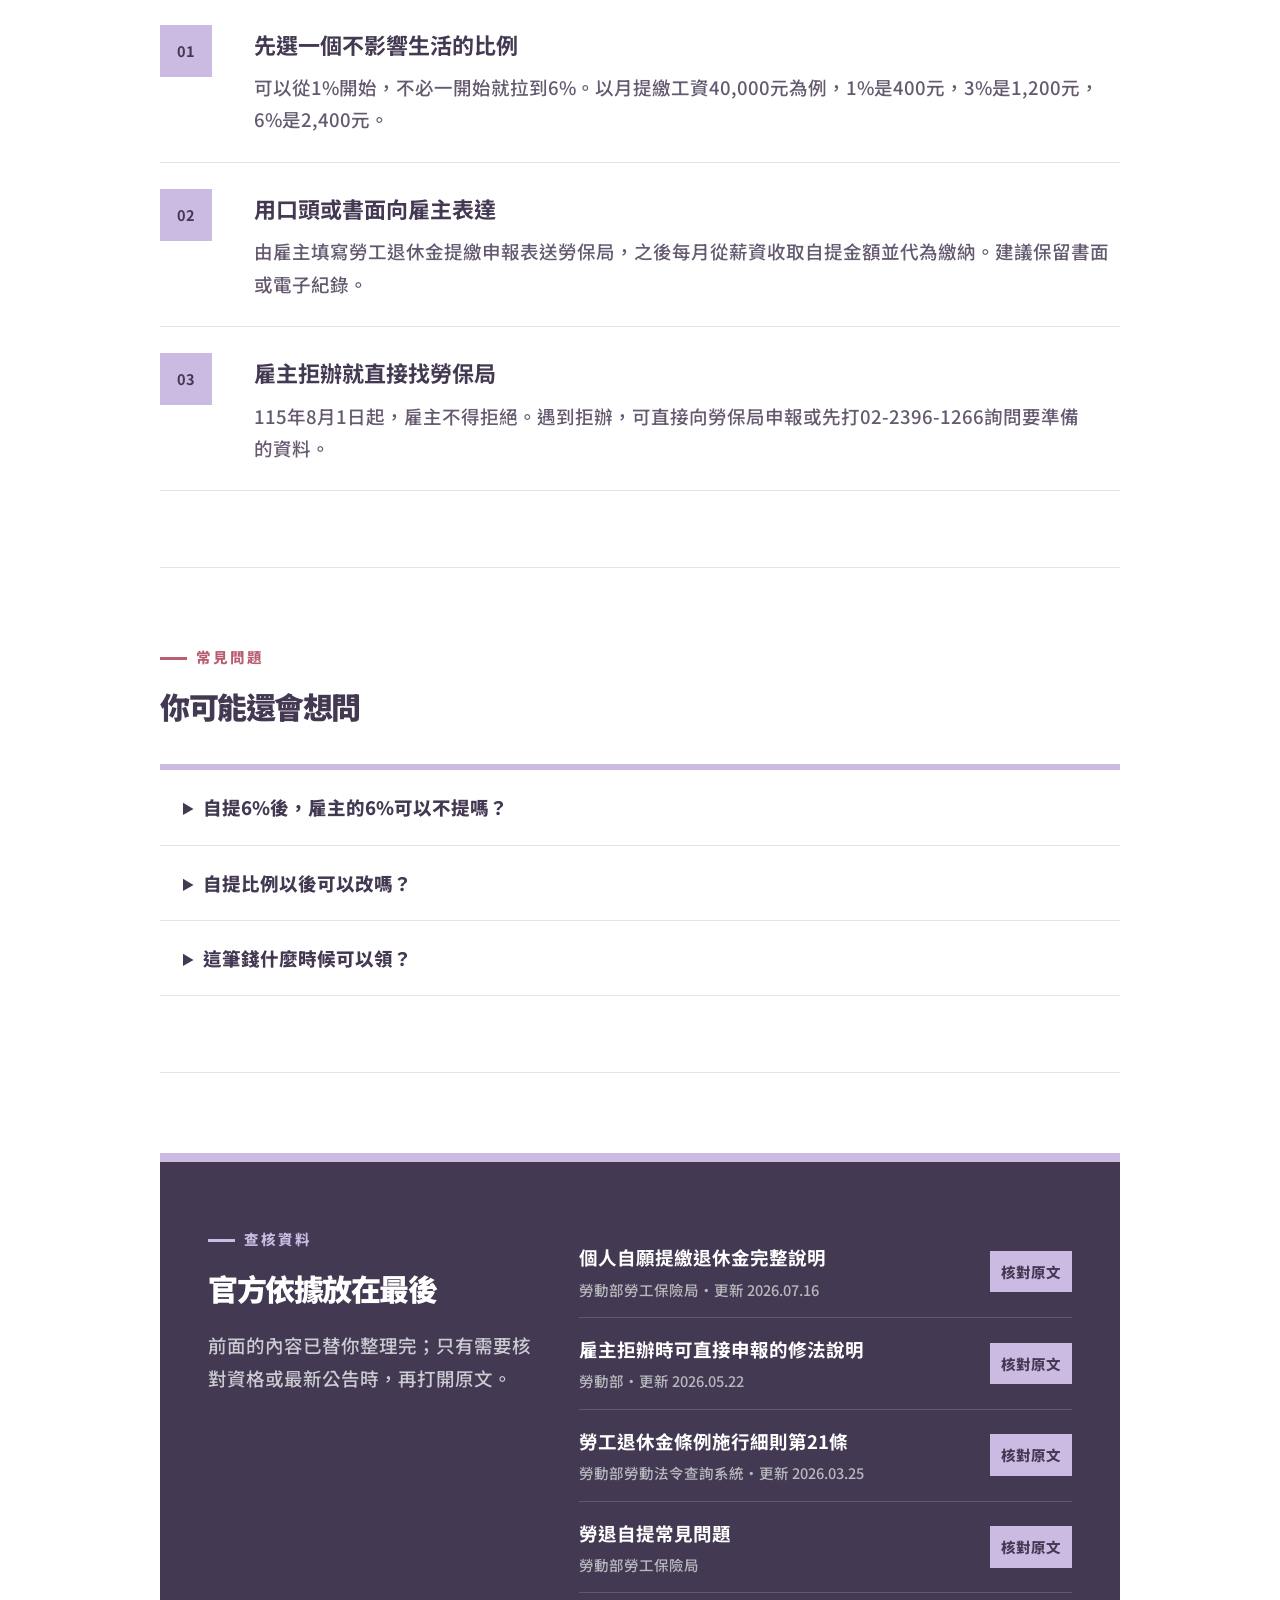
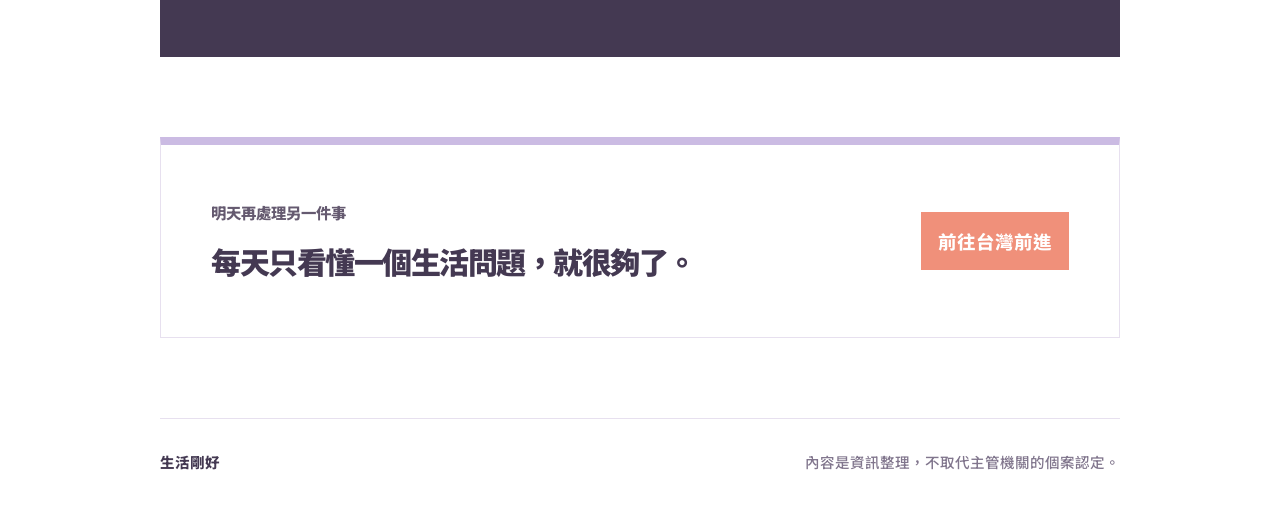
<file: life/issues/2026-08-18/labor-pension-voluntary-contribution-2026/index.html>
<!doctype html>
<html lang="zh-Hant-TW">
<head>
  <meta charset="utf-8">
  <meta name="viewport" content="width=device-width,initial-scale=1">
  <meta name="description" content="自提比例可在每月工資1%至6%內選擇，金額不計入當年度薪資所得課稅；115年8月1日起，雇主不能再用拒絕申報卡住你。">
  <meta name="robots" content="index,follow">
  <meta name="theme-color" content="#f6df3b">
  <meta property="og:type" content="article">
  <meta property="og:title" content="勞退自提：雇主拒辦，現在可以自己向勞保局申報｜生活剛好">
  <meta property="og:description" content="自提比例可在每月工資1%至6%內選擇，金額不計入當年度薪資所得課稅；115年8月1日起，雇主不能再用拒絕申報卡住你。">
  <meta property="og:url" content="https://guanwei-cmd.github.io/life/issues/2026-08-18/labor-pension-voluntary-contribution-2026/">
  <meta property="og:image" content="https://guanwei-cmd.github.io/life/og-purple.png">
  <title>勞退自提：雇主拒辦，現在可以自己向勞保局申報｜生活剛好</title>
  <link rel="preconnect" href="https://fonts.googleapis.com">
  <link rel="preconnect" href="https://fonts.gstatic.com" crossorigin>
  <link href="https://fonts.googleapis.com/css2?family=Noto+Sans+TC:wght@400;500;600;700;800;900&display=swap" rel="stylesheet">
  <link rel="stylesheet" href="/life/issue.css?v=20260817-breaks">
</head>
<body>
  <header class="reader-header">
    <a class="reader-brand" href="/life/"><span>好</span><div><b>生活剛好</b><small>每天前進一點點</small></div></a>
    <div class="reader-actions">
      <nav class="view-switch" aria-label="內容版本">
        <a class="active" href="/life/issues/2026-08-18/labor-pension-voluntary-contribution-2026/" aria-current="page">專題網頁</a>
        <a href="/life/issues/2026-08-18/labor-pension-voluntary-contribution-2026/email/">郵件版本</a>
      </nav>
      <a class="reader-subscribe" href="/life/#subscribe">免費訂閱</a>
    </div>
  </header>
  <main>
    <article class="issue-hero has-illustration">
      <figure class="issue-illustration" aria-hidden="true"><span></span><img src="/life/assets/labor-pension-purple.png" alt=""></figure>
      <div class="issue-meta"><span>勞退理財</span><time>2026.08.18</time><span>約 4 分鐘</span></div>
      <p class="issue-label">今天只講一件事</p>
      <h1>勞退自提：雇主拒辦，現在可以自己向勞保局申報</h1>
      <p class="issue-dek">自提比例可在每月工資1%至6%內選擇，金額不計入當年度薪資所得課稅；115年8月1日起，雇主不能再用拒絕申報卡住你。</p>
      <div class="quick-answer"><small>先看結論</small><p>你可以依財務狀況在每月工資6%內自願提繳，通常先向雇主表達意願，由雇主向勞保局申報並代扣代繳。115年8月1日起，如果雇主拒絕辦理，你可以直接向勞保局申報；雇主後續仍要代收並繳納。</p></div>
      <p class="issue-update">資料整理日期：2026.08.14・重要決定前請核對頁尾官方依據</p>
    </article>

    <section class="issue-section benefits-section">
      <header><p>你可以先得到什麼</p><h2>這個主題的三個重點</h2></header>
      <div class="benefit-grid"><article><small>自提比例</small><strong>1% 至 6%</strong><p>可依現金流調整；一年內調整提繳率最多兩次，也可申報停止。</p></article><article><small>試算月提繳工資40,000元</small><strong>每月 2,400 元</strong><p>以自提6%為例；實際金額要用勞退月提繳工資級距計算。</p></article><article><small>稅務效果</small><strong>自提金額不計薪資所得</strong><p>當年度自願提繳的退休金，可從薪資所得總額中排除。</p></article></div>
    </section>

    <section class="issue-section split-section">
      <div>
        <p class="section-kicker">資格快速看</p>
        <h2>哪些人適合先了解自提？</h2>
        <ul class="check-list"><li>你是適用勞工退休金條例的勞工，雇主原本就應為你至少提繳6%。</li><li>你希望在雇主提繳之外，從自己的薪資再提1%至6%進個人退休金專戶。</li><li>你目前現金流足以把這筆錢放到原則上滿60歲才能請領的退休專戶。</li><li>你是純勞退舊制勞工、自營作業者或其他可依規定自願提繳的對象，也可先向勞保局確認適用方式。</li></ul>
      </div>
      <aside>
        <p class="section-kicker">容易卡住</p>
        <h2>先避開這些情況</h2>
        <ul class="caution-list"><li>自提不會取代雇主依法負擔的至少6%；若雇主把自己的6%轉嫁給你，就是另一個問題。</li><li>自提金額進入勞退個人專戶，原則上要年滿60歲才能請領，不適合拿緊急預備金來做。</li><li>所謂保證收益是請領時計算不低於當地銀行二年定期存款利率，不等於每年固定配息。</li><li>省稅金額取決於所得、扣除額與適用稅率，不是每個人都會得到相同節稅效果。</li></ul>
      </aside>
    </section>

    <section class="issue-section documents-section">
      <header><p>開始以前</p><h2>開始前先確認這些</h2></header>
      <ul class="document-list"><li>最近薪資單與勞退月提繳工資資料；實際提繳不是一律直接用實領月薪計算。</li><li>想選擇的自提比例，以及每月可以承受的現金流減少金額。</li><li>勞工退休金個人自願提繳徵詢表或可證明你已向雇主表達意願的書面紀錄。</li><li>雇主拒絕、拖延或表示不能辦理的對話與回覆，必要時提供勞保局確認。</li></ul>
    </section>

    <section class="issue-section steps-section">
      <header><p>照著走就好</p><h2>三步開始勞退自提</h2></header>
      <ol><li><b>01</b><div><h3>先選一個不影響生活的比例</h3><p>可以從1%開始，不必一開始就拉到6%。以月提繳工資40,000元為例，1%是400元，3%是1,200元，6%是2,400元。</p></div></li><li><b>02</b><div><h3>用口頭或書面向雇主表達</h3><p>由雇主填寫勞工退休金提繳申報表送勞保局，之後每月從薪資收取自提金額並代為繳納。建議保留書面或電子紀錄。</p></div></li><li><b>03</b><div><h3>雇主拒辦就直接找勞保局</h3><p>115年8月1日起，雇主不得拒絕。遇到拒辦，可直接向勞保局申報或先打02-2396-1266詢問要準備的資料。</p></div></li></ol>
    </section>

    <section class="issue-section faq-section">
      <header><p>常見問題</p><h2>你可能還會想問</h2></header>
      <div><details><summary>自提6%後，雇主的6%可以不提嗎？</summary><p>不可以。雇主依法提繳與個人自願提繳是兩筆不同的錢；你的自提不能取代或抵銷雇主應負擔的提繳。</p></details><details><summary>自提比例以後可以改嗎？</summary><p>可以。可依財務狀況調整，勞保局說明一年內調整提繳率最多兩次，也可以隨時透過申報停止提繳。</p></details><details><summary>這筆錢什麼時候可以領？</summary><p>原則上年滿60歲才能請領；提繳年資未滿15年通常領一次退休金，滿15年以上可選月退休金或一次退休金。未滿60歲但符合喪失工作能力等法定條件時，可能提前請領。</p></details></div>
    </section>

    <section class="source-section">
      <div><p>查核資料</p><h2>官方依據放在最後</h2><span>前面的內容已替你整理完；只有需要核對資格或最新公告時，再打開原文。</span></div>
      <ul><li><div><strong>個人自願提繳退休金完整說明</strong><small>勞動部勞工保險局・更新 2026.07.16</small></div><a href="https://www.bli.gov.tw/0108501.htm" target="_blank" rel="noopener">核對原文</a></li><li><div><strong>雇主拒辦時可直接申報的修法說明</strong><small>勞動部・更新 2026.05.22</small></div><a href="https://www.mol.gov.tw/1607/1632/1633/90611/" target="_blank" rel="noopener">核對原文</a></li><li><div><strong>勞工退休金條例施行細則第21條</strong><small>勞動部勞動法令查詢系統・更新 2026.03.25</small></div><a href="https://laws.mol.gov.tw/FLAW/FLAWDOC01.aspx?flno=21&amp;id=FL033689" target="_blank" rel="noopener">核對原文</a></li><li><div><strong>勞退自提常見問題</strong><small>勞動部勞工保險局</small></div><a href="https://www.bli.gov.tw/0017597.html" target="_blank" rel="noopener">核對原文</a></li></ul>
    </section>

    <section class="reader-cta"><div><small>明天再處理另一件事</small><h2>每天只看懂一個生活問題，就很夠了。</h2></div><a href="https://taiwangogo.tw/">前往台灣前進</a></section>
  </main>
  <footer><a href="/life/">生活剛好</a><span>內容是資訊整理，不取代主管機關的個案認定。</span></footer>
  <script src="/life/line-breaks.js?v=20260817" defer></script>
</body>
</html>
</file>
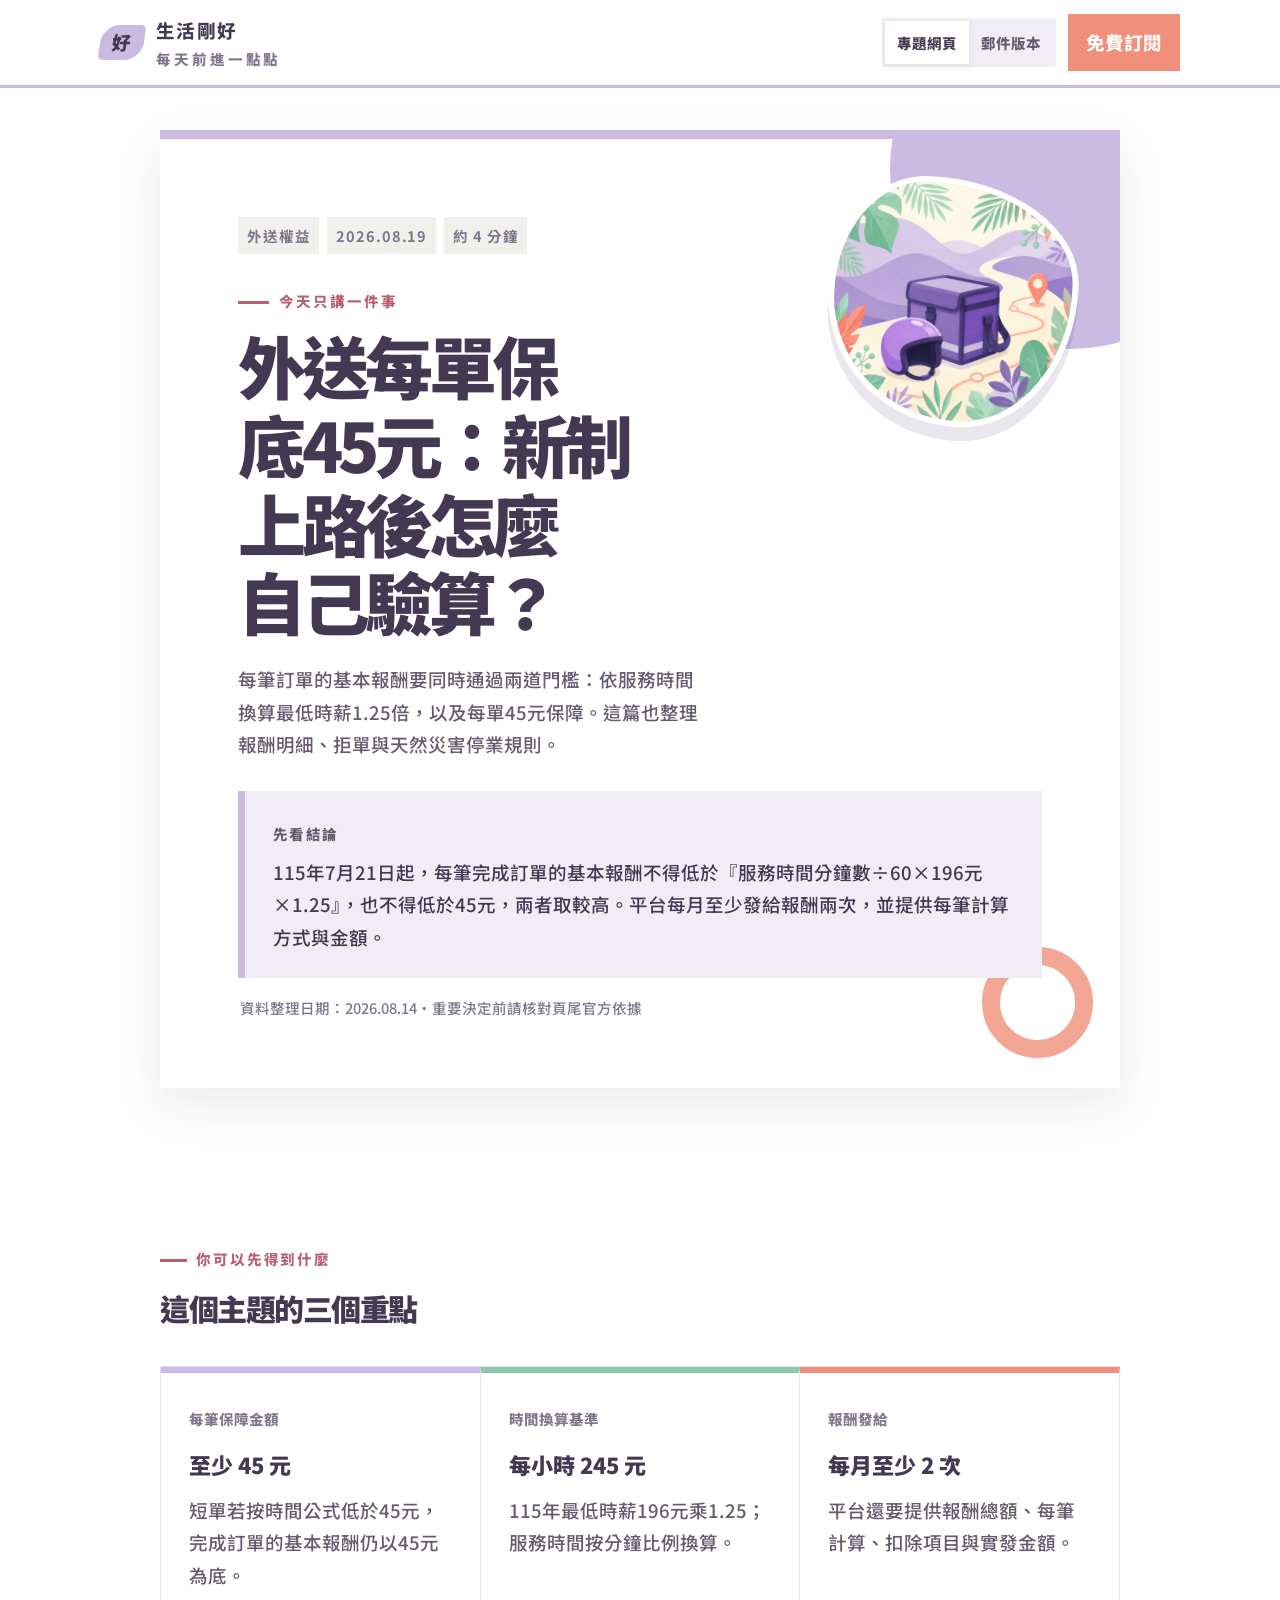
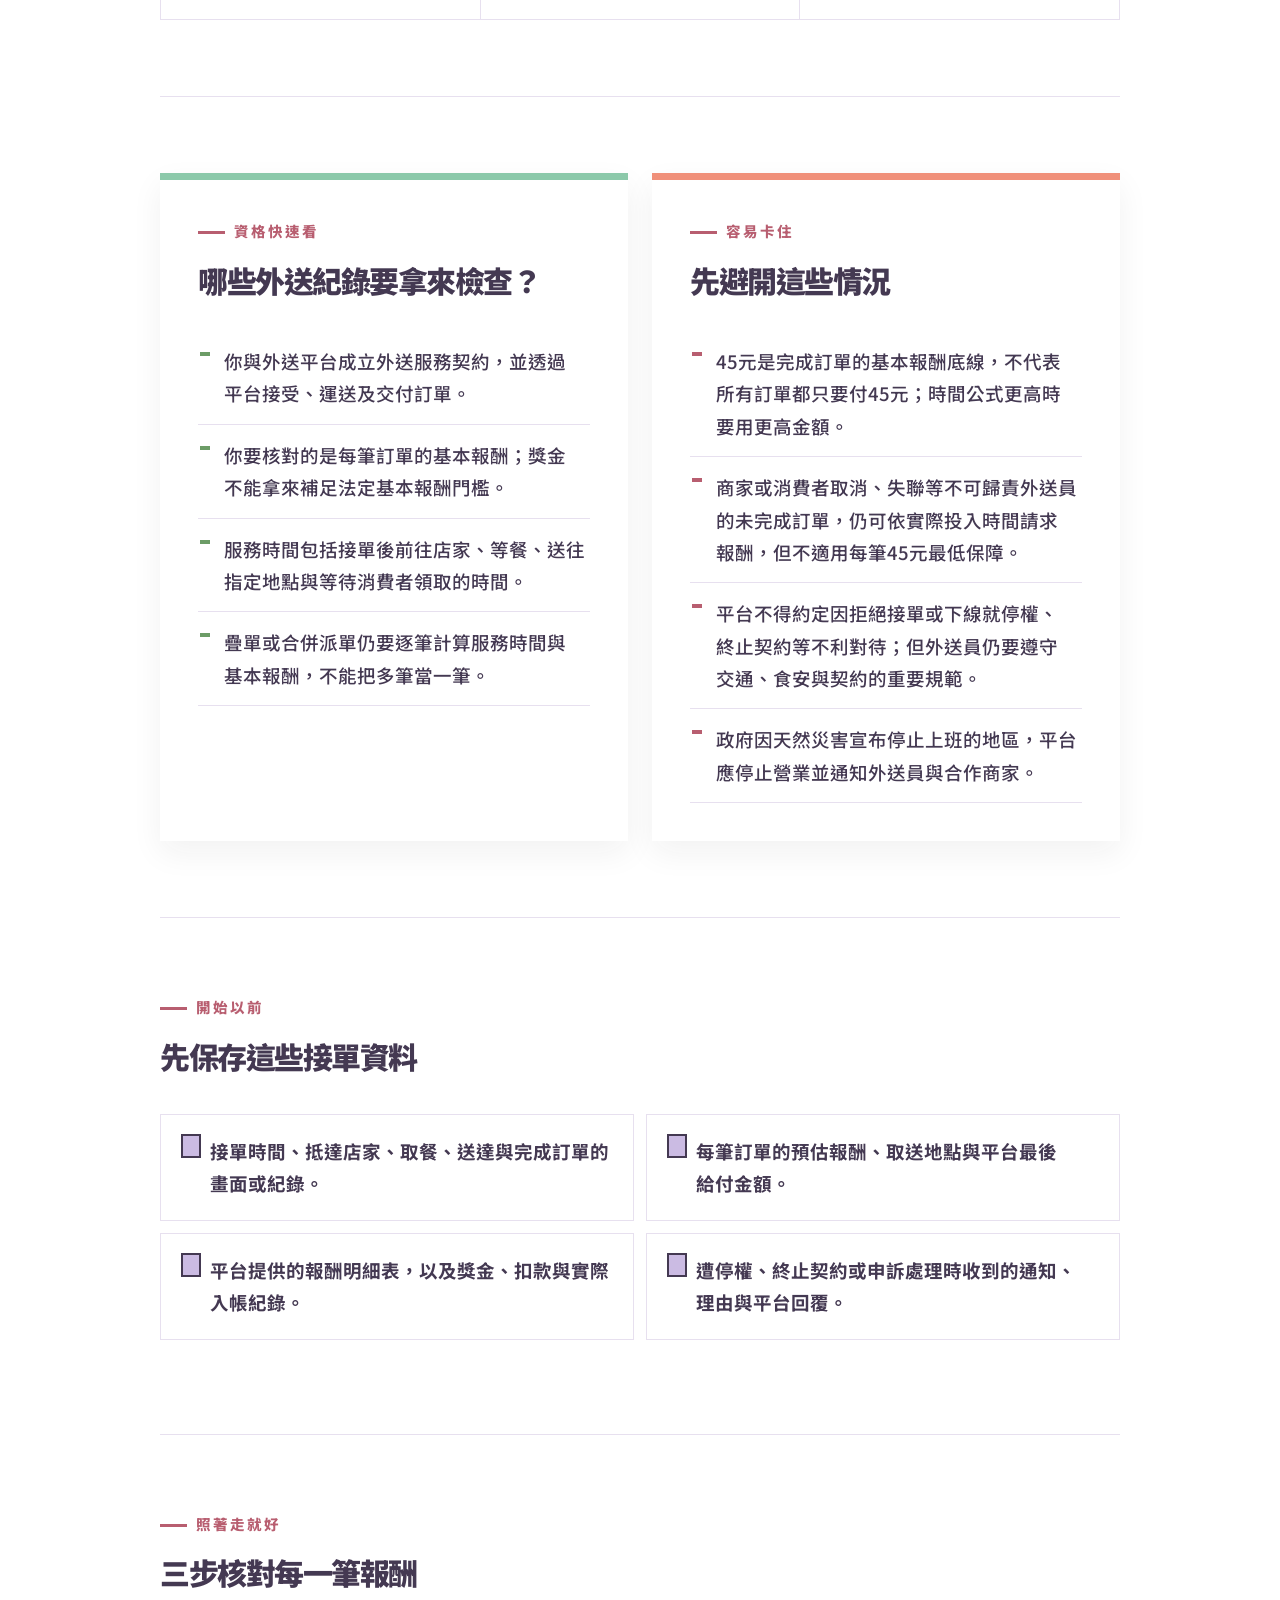
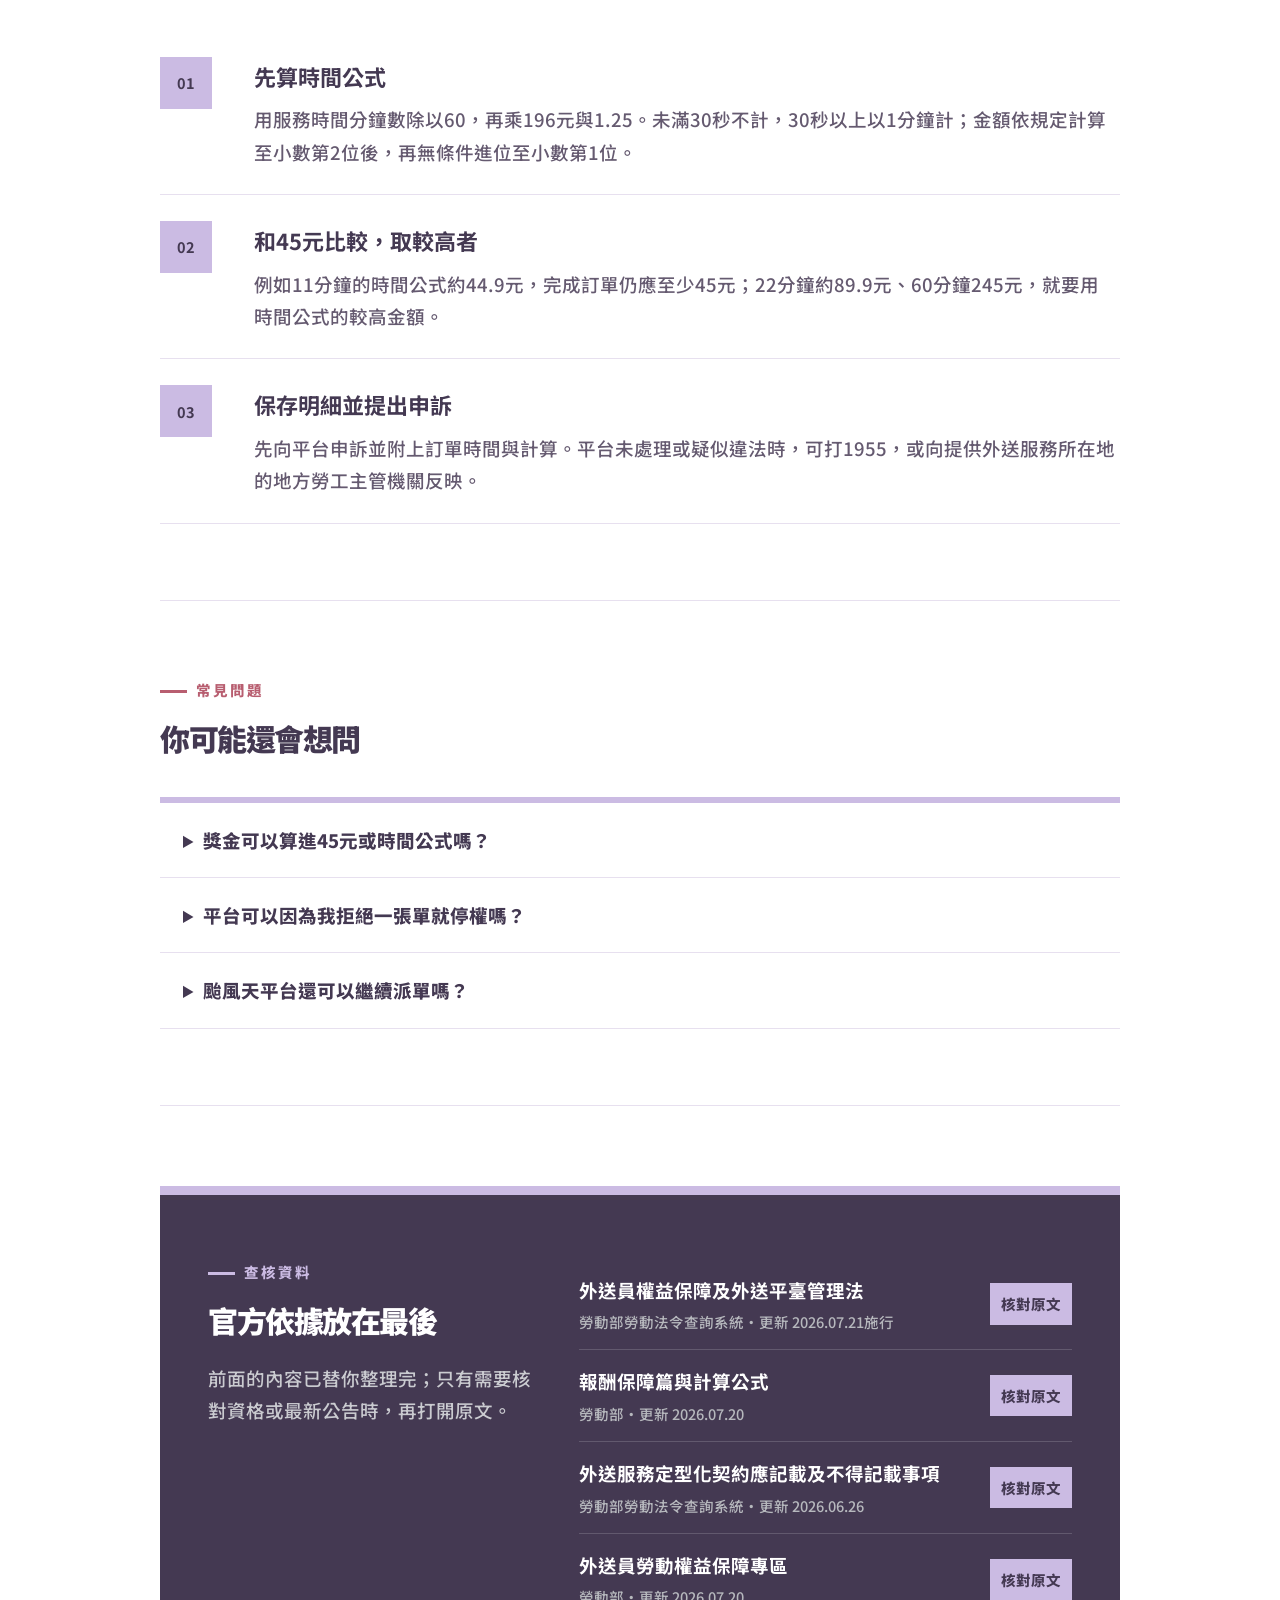
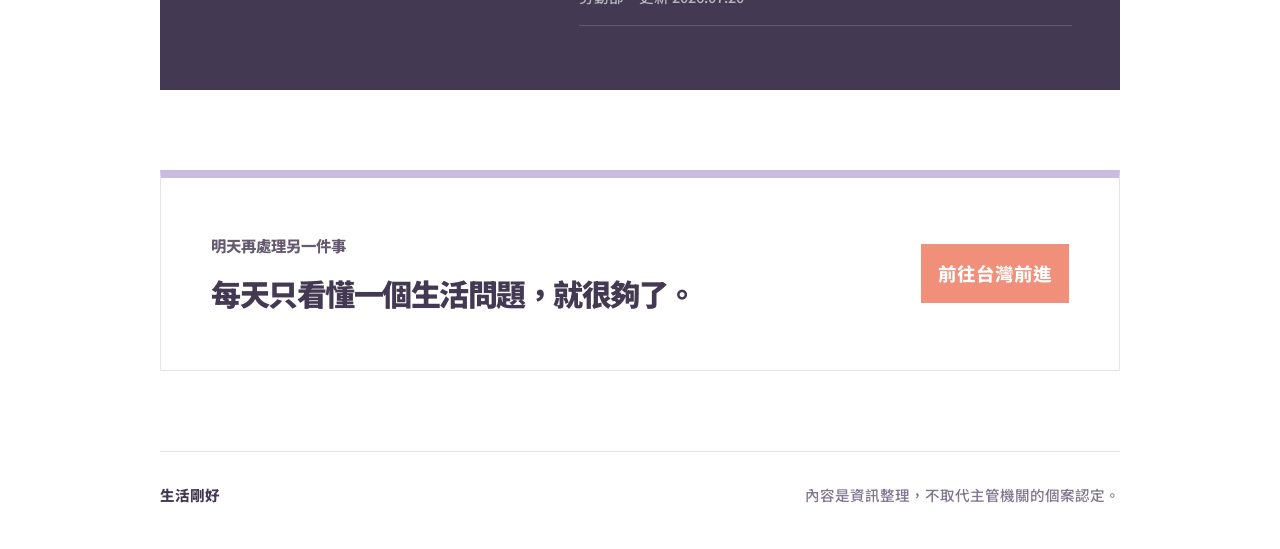
<file: life/issues/2026-08-19/delivery-worker-rights-2026/index.html>
<!doctype html>
<html lang="zh-Hant-TW">
<head>
  <meta charset="utf-8">
  <meta name="viewport" content="width=device-width,initial-scale=1">
  <meta name="description" content="每筆訂單的基本報酬要同時通過兩道門檻：依服務時間換算最低時薪1.25倍，以及每單45元保障。這篇也整理報酬明細、拒單與天然災害停業規則。">
  <meta name="robots" content="index,follow">
  <meta name="theme-color" content="#f6df3b">
  <meta property="og:type" content="article">
  <meta property="og:title" content="外送每單保底45元：新制上路後怎麼自己驗算？｜生活剛好">
  <meta property="og:description" content="每筆訂單的基本報酬要同時通過兩道門檻：依服務時間換算最低時薪1.25倍，以及每單45元保障。這篇也整理報酬明細、拒單與天然災害停業規則。">
  <meta property="og:url" content="https://guanwei-cmd.github.io/life/issues/2026-08-19/delivery-worker-rights-2026/">
  <meta property="og:image" content="https://guanwei-cmd.github.io/life/og-purple.png">
  <title>外送每單保底45元：新制上路後怎麼自己驗算？｜生活剛好</title>
  <link rel="preconnect" href="https://fonts.googleapis.com">
  <link rel="preconnect" href="https://fonts.gstatic.com" crossorigin>
  <link href="https://fonts.googleapis.com/css2?family=Noto+Sans+TC:wght@400;500;600;700;800;900&display=swap" rel="stylesheet">
  <link rel="stylesheet" href="/life/issue.css?v=20260817-breaks">
</head>
<body>
  <header class="reader-header">
    <a class="reader-brand" href="/life/"><span>好</span><div><b>生活剛好</b><small>每天前進一點點</small></div></a>
    <div class="reader-actions">
      <nav class="view-switch" aria-label="內容版本">
        <a class="active" href="/life/issues/2026-08-19/delivery-worker-rights-2026/" aria-current="page">專題網頁</a>
        <a href="/life/issues/2026-08-19/delivery-worker-rights-2026/email/">郵件版本</a>
      </nav>
      <a class="reader-subscribe" href="/life/#subscribe">免費訂閱</a>
    </div>
  </header>
  <main>
    <article class="issue-hero has-illustration">
      <figure class="issue-illustration" aria-hidden="true"><span></span><img src="/life/assets/delivery-rights-purple.png" alt=""></figure>
      <div class="issue-meta"><span>外送權益</span><time>2026.08.19</time><span>約 4 分鐘</span></div>
      <p class="issue-label">今天只講一件事</p>
      <h1>外送每單保底45元：新制上路後怎麼自己驗算？</h1>
      <p class="issue-dek">每筆訂單的基本報酬要同時通過兩道門檻：依服務時間換算最低時薪1.25倍，以及每單45元保障。這篇也整理報酬明細、拒單與天然災害停業規則。</p>
      <div class="quick-answer"><small>先看結論</small><p>115年7月21日起，每筆完成訂單的基本報酬不得低於『服務時間分鐘數÷60×196元×1.25』，也不得低於45元，兩者取較高。平台每月至少發給報酬兩次，並提供每筆計算方式與金額。</p></div>
      <p class="issue-update">資料整理日期：2026.08.14・重要決定前請核對頁尾官方依據</p>
    </article>

    <section class="issue-section benefits-section">
      <header><p>你可以先得到什麼</p><h2>這個主題的三個重點</h2></header>
      <div class="benefit-grid"><article><small>每筆保障金額</small><strong>至少 45 元</strong><p>短單若按時間公式低於45元，完成訂單的基本報酬仍以45元為底。</p></article><article><small>時間換算基準</small><strong>每小時 245 元</strong><p>115年最低時薪196元乘1.25；服務時間按分鐘比例換算。</p></article><article><small>報酬發給</small><strong>每月至少 2 次</strong><p>平台還要提供報酬總額、每筆計算、扣除項目與實發金額。</p></article></div>
    </section>

    <section class="issue-section split-section">
      <div>
        <p class="section-kicker">資格快速看</p>
        <h2>哪些外送紀錄要拿來檢查？</h2>
        <ul class="check-list"><li>你與外送平台成立外送服務契約，並透過平台接受、運送及交付訂單。</li><li>你要核對的是每筆訂單的基本報酬；獎金不能拿來補足法定基本報酬門檻。</li><li>服務時間包括接單後前往店家、等餐、送往指定地點與等待消費者領取的時間。</li><li>疊單或合併派單仍要逐筆計算服務時間與基本報酬，不能把多筆當一筆。</li></ul>
      </div>
      <aside>
        <p class="section-kicker">容易卡住</p>
        <h2>先避開這些情況</h2>
        <ul class="caution-list"><li>45元是完成訂單的基本報酬底線，不代表所有訂單都只要付45元；時間公式更高時要用更高金額。</li><li>商家或消費者取消、失聯等不可歸責外送員的未完成訂單，仍可依實際投入時間請求報酬，但不適用每筆45元最低保障。</li><li>平台不得約定因拒絕接單或下線就停權、終止契約等不利對待；但外送員仍要遵守交通、食安與契約的重要規範。</li><li>政府因天然災害宣布停止上班的地區，平台應停止營業並通知外送員與合作商家。</li></ul>
      </aside>
    </section>

    <section class="issue-section documents-section">
      <header><p>開始以前</p><h2>先保存這些接單資料</h2></header>
      <ul class="document-list"><li>接單時間、抵達店家、取餐、送達與完成訂單的畫面或紀錄。</li><li>每筆訂單的預估報酬、取送地點與平台最後給付金額。</li><li>平台提供的報酬明細表，以及獎金、扣款與實際入帳紀錄。</li><li>遭停權、終止契約或申訴處理時收到的通知、理由與平台回覆。</li></ul>
    </section>

    <section class="issue-section steps-section">
      <header><p>照著走就好</p><h2>三步核對每一筆報酬</h2></header>
      <ol><li><b>01</b><div><h3>先算時間公式</h3><p>用服務時間分鐘數除以60，再乘196元與1.25。未滿30秒不計，30秒以上以1分鐘計；金額依規定計算至小數第2位後，再無條件進位至小數第1位。</p></div></li><li><b>02</b><div><h3>和45元比較，取較高者</h3><p>例如11分鐘的時間公式約44.9元，完成訂單仍應至少45元；22分鐘約89.9元、60分鐘245元，就要用時間公式的較高金額。</p></div></li><li><b>03</b><div><h3>保存明細並提出申訴</h3><p>先向平台申訴並附上訂單時間與計算。平台未處理或疑似違法時，可打1955，或向提供外送服務所在地的地方勞工主管機關反映。</p></div></li></ol>
    </section>

    <section class="issue-section faq-section">
      <header><p>常見問題</p><h2>你可能還會想問</h2></header>
      <div><details><summary>獎金可以算進45元或時間公式嗎？</summary><p>不可以。勞動部說明，檢核基本報酬是否達標時不得把獎金計入；獎金是基本報酬之外的項目。</p></details><details><summary>平台可以因為我拒絕一張單就停權嗎？</summary><p>定型化契約不得約定因外送員拒絕接單或下線，就予以停權、終止契約等不利對待。其他停權事由也必須事先明定、符合比例，並提供理由與申訴機會。</p></details><details><summary>颱風天平台還可以繼續派單嗎？</summary><p>政府機關因天然災害宣布停止上班的地區，平台依外送專法第15條應停止營業並通知。違反者可處10萬元以上50萬元以下罰鍰。</p></details></div>
    </section>

    <section class="source-section">
      <div><p>查核資料</p><h2>官方依據放在最後</h2><span>前面的內容已替你整理完；只有需要核對資格或最新公告時，再打開原文。</span></div>
      <ul><li><div><strong>外送員權益保障及外送平臺管理法</strong><small>勞動部勞動法令查詢系統・更新 2026.07.21施行</small></div><a href="https://laws.mol.gov.tw/FLAW/PrintFLAWDAT0201.aspx?id=FL105973&amp;ldate=20260121" target="_blank" rel="noopener">核對原文</a></li><li><div><strong>報酬保障篇與計算公式</strong><small>勞動部・更新 2026.07.20</small></div><a href="https://www.mol.gov.tw/1607/28162/28652/90651/90660/95345/post" target="_blank" rel="noopener">核對原文</a></li><li><div><strong>外送服務定型化契約應記載及不得記載事項</strong><small>勞動部勞動法令查詢系統・更新 2026.06.26</small></div><a href="https://laws.mol.gov.tw/flaw/FLAWDAT0202.aspx?id=FL106721" target="_blank" rel="noopener">核對原文</a></li><li><div><strong>外送員勞動權益保障專區</strong><small>勞動部・更新 2026.07.20</small></div><a href="https://www.mol.gov.tw/1607/28162/28652/90651/nodelist" target="_blank" rel="noopener">核對原文</a></li></ul>
    </section>

    <section class="reader-cta"><div><small>明天再處理另一件事</small><h2>每天只看懂一個生活問題，就很夠了。</h2></div><a href="https://taiwangogo.tw/">前往台灣前進</a></section>
  </main>
  <footer><a href="/life/">生活剛好</a><span>內容是資訊整理，不取代主管機關的個案認定。</span></footer>
  <script src="/life/line-breaks.js?v=20260817" defer></script>
</body>
</html>
</file>
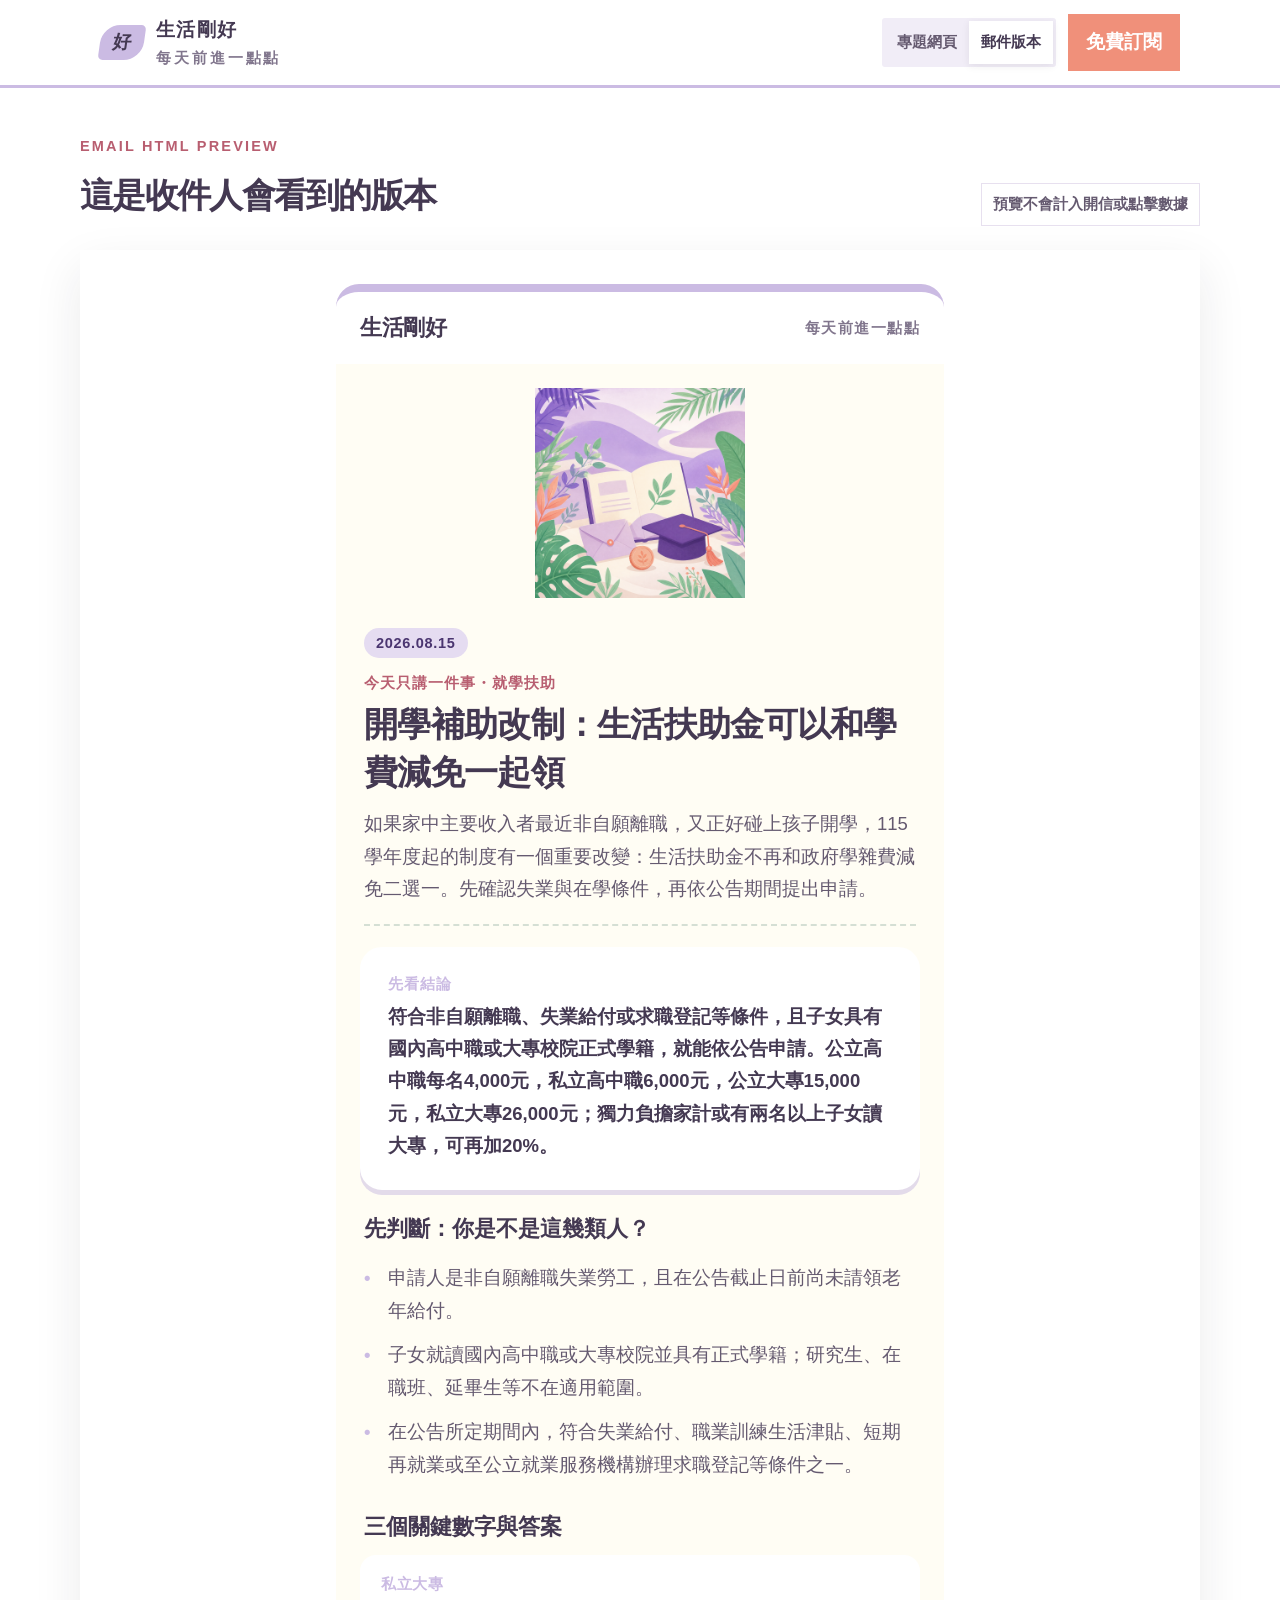
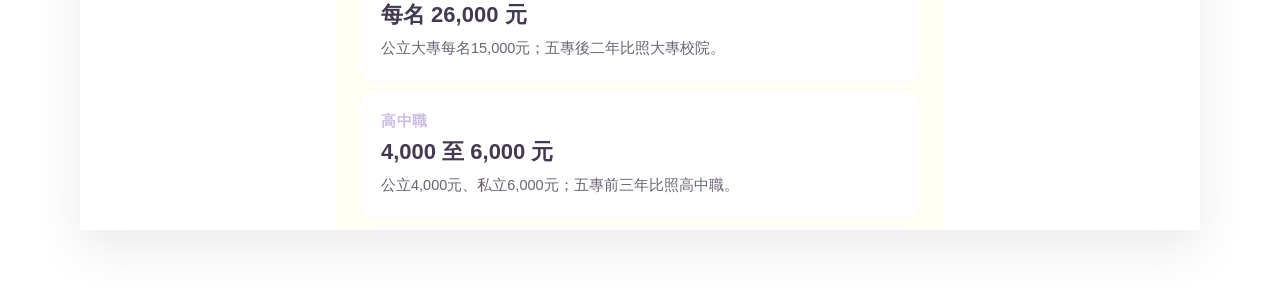
<file: life/issues/2026-08-15/school-living-aid-2026/email/index.html>
<!doctype html>
<html lang="zh-Hant-TW">
<head>
  <meta charset="utf-8">
  <meta name="viewport" content="width=device-width,initial-scale=1">
  <meta name="robots" content="noindex,nofollow">
  <title>郵件版本｜開學補助改制：生活扶助金可以和學費減免一起領｜生活剛好</title>
  <link rel="stylesheet" href="/life/issue.css?v=20260817-white">
</head>
<body class="email-preview-page">
  <header class="reader-header preview-header">
    <a class="reader-brand" href="/life/"><span>好</span><div><b>生活剛好</b><small>每天前進一點點</small></div></a>
    <div class="reader-actions">
      <nav class="view-switch" aria-label="內容版本">
        <a href="/life/issues/2026-08-15/school-living-aid-2026/">專題網頁</a>
        <a class="active" href="/life/issues/2026-08-15/school-living-aid-2026/email/" aria-current="page">郵件版本</a>
      </nav>
      <a class="reader-subscribe" href="/life/#subscribe">免費訂閱</a>
    </div>
  </header>
  <main class="email-preview-shell">
    <div class="email-preview-intro"><div><p>EMAIL HTML PREVIEW</p><h1>這是收件人會看到的版本</h1></div><span>預覽不會計入開信或點擊數據</span></div>
    <iframe title="開學補助改制：生活扶助金可以和學費減免一起領郵件內容預覽" srcdoc="&lt;!doctype html&gt;
&lt;html lang=&quot;zh-Hant-TW&quot;&gt;
&lt;head&gt;&lt;meta charset=&quot;utf-8&quot;&gt;&lt;meta name=&quot;viewport&quot; content=&quot;width=device-width,initial-scale=1&quot;&gt;&lt;meta name=&quot;x-apple-disable-message-reformatting&quot;&gt;&lt;/head&gt;
&lt;body style=&quot;width:100%;margin:0;padding:0;background:#ffffff;color:#4a3570;-webkit-text-size-adjust:100%;-ms-text-size-adjust:100%&quot;&gt;
  &lt;div style=&quot;display:none;max-height:0;overflow:hidden;opacity:0;color:transparent&quot;&gt;非自願離職家庭的新制度、四種金額與加給條件，一次看懂。&amp;nbsp;&amp;zwnj;&amp;nbsp;&amp;zwnj;&amp;nbsp;&amp;zwnj;&lt;/div&gt;
  &lt;table width=&quot;100%&quot; role=&quot;presentation&quot; cellspacing=&quot;0&quot; cellpadding=&quot;0&quot; border=&quot;0&quot; style=&quot;width:100%;border-collapse:collapse;background:#ffffff&quot;&gt;
    &lt;tr&gt;&lt;td align=&quot;center&quot; style=&quot;padding:28px 10px 40px 10px&quot;&gt;
      &lt;table width=&quot;100%&quot; role=&quot;presentation&quot; cellspacing=&quot;0&quot; cellpadding=&quot;0&quot; border=&quot;0&quot; style=&quot;width:100%;max-width:620px;border-collapse:separate;background:#fffdf4;border:6px solid #ffffff;border-radius:30px;box-shadow:0 10px 0 #d8cae8&quot;&gt;
        &lt;tr&gt;
          &lt;td align=&quot;center&quot; bgcolor=&quot;#ffffff&quot; style=&quot;padding:21px 24px;background:#ffffff;border-top:8px solid #cbbbe3;border-radius:23px 23px 0 0&quot;&gt;
            &lt;table width=&quot;100%&quot; role=&quot;presentation&quot; cellspacing=&quot;0&quot; cellpadding=&quot;0&quot; border=&quot;0&quot;&gt;
              &lt;tr&gt;
                &lt;td align=&quot;left&quot; style=&quot;color:#443952;font-family:Arial,'PingFang TC','Microsoft JhengHei',sans-serif;font-size:22px;font-weight:800;letter-spacing:-.5px&quot;&gt;生活剛好&lt;/td&gt;
                &lt;td align=&quot;right&quot; style=&quot;color:#81768d;font-family:Arial,sans-serif;font-size:14.5px;font-weight:800;letter-spacing:1.5px&quot;&gt;每天前進一點點&lt;/td&gt;
              &lt;/tr&gt;
            &lt;/table&gt;
          &lt;/td&gt;
        &lt;/tr&gt;
        &lt;tr&gt;&lt;td align=&quot;center&quot; style=&quot;padding:24px 28px 0 28px&quot;&gt;&lt;img src=&quot;https://guanwei-cmd.github.io/life/assets/school-aid-purple.png&quot; width=&quot;210&quot; alt=&quot;&quot; style=&quot;display:block;width:210px;max-width:58%;height:auto;border:0;outline:none&quot;&gt;&lt;/td&gt;&lt;/tr&gt;
        &lt;tr&gt;
          &lt;td style=&quot;padding:30px 28px 14px 28px&quot;&gt;
            &lt;table role=&quot;presentation&quot; cellspacing=&quot;0&quot; cellpadding=&quot;0&quot; border=&quot;0&quot;&gt;&lt;tr&gt;&lt;td bgcolor=&quot;#e5dcf1&quot; style=&quot;padding:7px 12px;background:#e5dcf1;border-radius:99px;color:#4a3570;font-family:Arial,'PingFang TC','Microsoft JhengHei',sans-serif;font-size:14.5px;font-weight:800;letter-spacing:.7px&quot;&gt;2026.08.15&lt;/td&gt;&lt;/tr&gt;&lt;/table&gt;
            &lt;p style=&quot;margin:16px 0 8px 0;color:#b85e70;font-family:Arial,'PingFang TC','Microsoft JhengHei',sans-serif;font-size:14.5px;font-weight:800;letter-spacing:1px&quot;&gt;今天只講一件事・就學扶助&lt;/p&gt;
            &lt;h1 style=&quot;margin:0 0 12px 0;color:#443952;font-family:Arial,'PingFang TC','Microsoft JhengHei',sans-serif;font-size:34px;font-weight:800;line-height:1.4;letter-spacing:-.7px&quot;&gt;開學補助改制：生活扶助金可以和學費減免一起領&lt;/h1&gt;
            &lt;p style=&quot;margin:0;color:#655a70;font-family:Arial,'PingFang TC','Microsoft JhengHei',sans-serif;font-size:18.5px;font-weight:500;line-height:1.755&quot;&gt;如果家中主要收入者最近非自願離職，又正好碰上孩子開學，115學年度起的制度有一個重要改變：生活扶助金不再和政府學雜費減免二選一。先確認失業與在學條件，再依公告期間提出申請。&lt;/p&gt;
          &lt;/td&gt;
        &lt;/tr&gt;
        &lt;tr&gt;&lt;td style=&quot;padding:4px 28px 20px 28px&quot;&gt;&lt;table width=&quot;100%&quot; role=&quot;presentation&quot; cellspacing=&quot;0&quot; cellpadding=&quot;0&quot; border=&quot;0&quot;&gt;&lt;tr&gt;&lt;td style=&quot;height:1px;border-top:2px dashed #d5dfd4;font-size:0;line-height:0&quot;&gt;&amp;nbsp;&lt;/td&gt;&lt;/tr&gt;&lt;/table&gt;&lt;/td&gt;&lt;/tr&gt;
        &lt;tr&gt;
          &lt;td style=&quot;padding:0 24px 18px 24px&quot;&gt;
            &lt;table width=&quot;100%&quot; role=&quot;presentation&quot; cellspacing=&quot;0&quot; cellpadding=&quot;0&quot; border=&quot;0&quot; style=&quot;width:100%;background:#ffffff;border:4px solid #ffffff;border-radius:22px;box-shadow:0 5px 0 #e3dbea&quot;&gt;
              &lt;tr&gt;&lt;td style=&quot;padding:24px&quot;&gt;
                &lt;p style=&quot;margin:0 0 7px 0;color:#cbbbe3;font-family:Arial,'PingFang TC','Microsoft JhengHei',sans-serif;font-size:14.5px;font-weight:800;letter-spacing:1px&quot;&gt;先看結論&lt;/p&gt;
                &lt;p style=&quot;margin:0;color:#443952;font-family:Arial,'PingFang TC','Microsoft JhengHei',sans-serif;font-size:18.5px;font-weight:700;line-height:1.75&quot;&gt;符合非自願離職、失業給付或求職登記等條件，且子女具有國內高中職或大專校院正式學籍，就能依公告申請。公立高中職每名4,000元，私立高中職6,000元，公立大專15,000元，私立大專26,000元；獨力負擔家計或有兩名以上子女讀大專，可再加20%。&lt;/p&gt;
              &lt;/td&gt;&lt;/tr&gt;
            &lt;/table&gt;
          &lt;/td&gt;
        &lt;/tr&gt;
        &lt;tr&gt;&lt;td style=&quot;padding:4px 28px 11px 28px&quot;&gt;&lt;p style=&quot;margin:0;color:#443952;font-family:Arial,'PingFang TC','Microsoft JhengHei',sans-serif;font-size:22px;font-weight:800;line-height:1.5&quot;&gt;先判斷：你是不是這幾類人？&lt;/p&gt;&lt;/td&gt;&lt;/tr&gt;
        &lt;tr&gt;&lt;td style=&quot;padding:0 28px 23px 28px&quot;&gt;&lt;table width=&quot;100%&quot; role=&quot;presentation&quot; cellspacing=&quot;0&quot; cellpadding=&quot;0&quot; border=&quot;0&quot;&gt;&lt;tr&gt;&lt;td width=&quot;24&quot; valign=&quot;top&quot; style=&quot;width:24px;padding:6px 0;color:#cbbbe3;font-family:Arial,sans-serif;font-size:18.5px;font-weight:800;line-height:1.75&quot;&gt;•&lt;/td&gt;&lt;td valign=&quot;top&quot; style=&quot;padding:6px 0;color:#655a70;font-family:Arial,'PingFang TC','Microsoft JhengHei',sans-serif;font-size:18.5px;font-weight:500;line-height:1.755&quot;&gt;申請人是非自願離職失業勞工，且在公告截止日前尚未請領老年給付。&lt;/td&gt;&lt;/tr&gt;&lt;tr&gt;&lt;td width=&quot;24&quot; valign=&quot;top&quot; style=&quot;width:24px;padding:6px 0;color:#cbbbe3;font-family:Arial,sans-serif;font-size:18.5px;font-weight:800;line-height:1.75&quot;&gt;•&lt;/td&gt;&lt;td valign=&quot;top&quot; style=&quot;padding:6px 0;color:#655a70;font-family:Arial,'PingFang TC','Microsoft JhengHei',sans-serif;font-size:18.5px;font-weight:500;line-height:1.755&quot;&gt;子女就讀國內高中職或大專校院並具有正式學籍；研究生、在職班、延畢生等不在適用範圍。&lt;/td&gt;&lt;/tr&gt;&lt;tr&gt;&lt;td width=&quot;24&quot; valign=&quot;top&quot; style=&quot;width:24px;padding:6px 0;color:#cbbbe3;font-family:Arial,sans-serif;font-size:18.5px;font-weight:800;line-height:1.75&quot;&gt;•&lt;/td&gt;&lt;td valign=&quot;top&quot; style=&quot;padding:6px 0;color:#655a70;font-family:Arial,'PingFang TC','Microsoft JhengHei',sans-serif;font-size:18.5px;font-weight:500;line-height:1.755&quot;&gt;在公告所定期間內，符合失業給付、職業訓練生活津貼、短期再就業或至公立就業服務機構辦理求職登記等條件之一。&lt;/td&gt;&lt;/tr&gt;&lt;/table&gt;&lt;/td&gt;&lt;/tr&gt;
        &lt;tr&gt;&lt;td style=&quot;padding:0 28px 12px 28px&quot;&gt;&lt;p style=&quot;margin:0;color:#443952;font-family:Arial,'PingFang TC','Microsoft JhengHei',sans-serif;font-size:22px;font-weight:800;line-height:1.5&quot;&gt;三個關鍵數字與答案&lt;/p&gt;&lt;/td&gt;&lt;/tr&gt;
        &lt;tr&gt;&lt;td style=&quot;padding:0 24px 22px 24px&quot;&gt;&lt;table width=&quot;100%&quot; role=&quot;presentation&quot; cellspacing=&quot;0&quot; cellpadding=&quot;0&quot; border=&quot;0&quot;&gt;&lt;tr&gt;&lt;td style=&quot;padding:0 0 10px 0&quot;&gt;&lt;table width=&quot;100%&quot; role=&quot;presentation&quot; cellspacing=&quot;0&quot; cellpadding=&quot;0&quot; border=&quot;0&quot; style=&quot;width:100%;background:#ffffff;border:3px solid #ffffff;border-radius:16px&quot;&gt;&lt;tr&gt;&lt;td style=&quot;padding:17px 18px&quot;&gt;&lt;p style=&quot;margin:0 0 4px 0;color:#cbbbe3;font-family:Arial,'PingFang TC','Microsoft JhengHei',sans-serif;font-size:14.5px;font-weight:800;letter-spacing:.7px&quot;&gt;私立大專&lt;/p&gt;&lt;p style=&quot;margin:0 0 5px 0;color:#443952;font-family:Arial,'PingFang TC','Microsoft JhengHei',sans-serif;font-size:22px;font-weight:800;line-height:1.5&quot;&gt;每名 26,000 元&lt;/p&gt;&lt;p style=&quot;margin:0;color:#6b6174;font-family:Arial,'PingFang TC','Microsoft JhengHei',sans-serif;font-size:14.5px;font-weight:500;line-height:1.75&quot;&gt;公立大專每名15,000元；五專後二年比照大專校院。&lt;/p&gt;&lt;/td&gt;&lt;/tr&gt;&lt;/table&gt;&lt;/td&gt;&lt;/tr&gt;&lt;tr&gt;&lt;td style=&quot;padding:0 0 10px 0&quot;&gt;&lt;table width=&quot;100%&quot; role=&quot;presentation&quot; cellspacing=&quot;0&quot; cellpadding=&quot;0&quot; border=&quot;0&quot; style=&quot;width:100%;background:#ffffff;border:3px solid #ffffff;border-radius:16px&quot;&gt;&lt;tr&gt;&lt;td style=&quot;padding:17px 18px&quot;&gt;&lt;p style=&quot;margin:0 0 4px 0;color:#cbbbe3;font-family:Arial,'PingFang TC','Microsoft JhengHei',sans-serif;font-size:14.5px;font-weight:800;letter-spacing:.7px&quot;&gt;高中職&lt;/p&gt;&lt;p style=&quot;margin:0 0 5px 0;color:#443952;font-family:Arial,'PingFang TC','Microsoft JhengHei',sans-serif;font-size:22px;font-weight:800;line-height:1.5&quot;&gt;4,000 至 6,000 元&lt;/p&gt;&lt;p style=&quot;margin:0;color:#6b6174;font-family:Arial,'PingFang TC','Microsoft JhengHei',sans-serif;font-size:14.5px;font-weight:500;line-height:1.75&quot;&gt;公立4,000元、私立6,000元；五專前三年比照高中職。&lt;/p&gt;&lt;/td&gt;&lt;/tr&gt;&lt;/table&gt;&lt;/td&gt;&lt;/tr&gt;&lt;tr&gt;&lt;td style=&quot;padding:0 0 10px 0&quot;&gt;&lt;table width=&quot;100%&quot; role=&quot;presentation&quot; cellspacing=&quot;0&quot; cellpadding=&quot;0&quot; border=&quot;0&quot; style=&quot;width:100%;background:#ffffff;border:3px solid #ffffff;border-radius:16px&quot;&gt;&lt;tr&gt;&lt;td style=&quot;padding:17px 18px&quot;&gt;&lt;p style=&quot;margin:0 0 4px 0;color:#cbbbe3;font-family:Arial,'PingFang TC','Microsoft JhengHei',sans-serif;font-size:14.5px;font-weight:800;letter-spacing:.7px&quot;&gt;特定家庭加給&lt;/p&gt;&lt;p style=&quot;margin:0 0 5px 0;color:#443952;font-family:Arial,'PingFang TC','Microsoft JhengHei',sans-serif;font-size:22px;font-weight:800;line-height:1.5&quot;&gt;再加 20%&lt;/p&gt;&lt;p style=&quot;margin:0;color:#6b6174;font-family:Arial,'PingFang TC','Microsoft JhengHei',sans-serif;font-size:14.5px;font-weight:500;line-height:1.75&quot;&gt;獨力負擔家計，或有兩名以上子女同時就讀大專且都符合規定。&lt;/p&gt;&lt;/td&gt;&lt;/tr&gt;&lt;/table&gt;&lt;/td&gt;&lt;/tr&gt;&lt;/table&gt;&lt;/td&gt;&lt;/tr&gt;
        &lt;tr&gt;&lt;td style=&quot;padding:0 28px 11px 28px&quot;&gt;&lt;p style=&quot;margin:0;color:#443952;font-family:Arial,'PingFang TC','Microsoft JhengHei',sans-serif;font-size:22px;font-weight:800;line-height:1.5&quot;&gt;接下來怎麼做&lt;/p&gt;&lt;/td&gt;&lt;/tr&gt;
        &lt;tr&gt;&lt;td style=&quot;padding:0 28px 25px 28px&quot;&gt;&lt;table width=&quot;100%&quot; role=&quot;presentation&quot; cellspacing=&quot;0&quot; cellpadding=&quot;0&quot; border=&quot;0&quot;&gt;&lt;tr&gt;&lt;td width=&quot;47&quot; valign=&quot;top&quot; style=&quot;width:47px;padding:9px 0&quot;&gt;&lt;table role=&quot;presentation&quot; cellspacing=&quot;0&quot; cellpadding=&quot;0&quot; border=&quot;0&quot;&gt;&lt;tr&gt;&lt;td align=&quot;center&quot; bgcolor=&quot;#cbbbe3&quot; style=&quot;width:34px;height:34px;background:#cbbbe3;border:3px solid #ffffff;border-radius:50%;color:#443952;font-family:Arial,sans-serif;font-size:14.5px;font-weight:800;line-height:34px&quot;&gt;01&lt;/td&gt;&lt;/tr&gt;&lt;/table&gt;&lt;/td&gt;&lt;td valign=&quot;top&quot; style=&quot;padding:9px 0&quot;&gt;&lt;p style=&quot;margin:0 0 3px 0;color:#443952;font-family:Arial,'PingFang TC','Microsoft JhengHei',sans-serif;font-size:18.5px;font-weight:800;line-height:1.75&quot;&gt;等勞動部公告當學期受理期間&lt;/p&gt;&lt;p style=&quot;margin:0;color:#655a70;font-family:Arial,'PingFang TC','Microsoft JhengHei',sans-serif;font-size:18.5px;font-weight:500;line-height:1.755&quot;&gt;制度通常配合開學，在每年2月及9月受理，實際起訖日仍以當學期公告為準。不要把舊學期截止日直接沿用。&lt;/p&gt;&lt;/td&gt;&lt;/tr&gt;&lt;tr&gt;&lt;td width=&quot;47&quot; valign=&quot;top&quot; style=&quot;width:47px;padding:9px 0&quot;&gt;&lt;table role=&quot;presentation&quot; cellspacing=&quot;0&quot; cellpadding=&quot;0&quot; border=&quot;0&quot;&gt;&lt;tr&gt;&lt;td align=&quot;center&quot; bgcolor=&quot;#cbbbe3&quot; style=&quot;width:34px;height:34px;background:#cbbbe3;border:3px solid #ffffff;border-radius:50%;color:#443952;font-family:Arial,sans-serif;font-size:14.5px;font-weight:800;line-height:34px&quot;&gt;02&lt;/td&gt;&lt;/tr&gt;&lt;/table&gt;&lt;/td&gt;&lt;td valign=&quot;top&quot; style=&quot;padding:9px 0&quot;&gt;&lt;p style=&quot;margin:0 0 3px 0;color:#443952;font-family:Arial,'PingFang TC','Microsoft JhengHei',sans-serif;font-size:18.5px;font-weight:800;line-height:1.75&quot;&gt;確認失業紀錄與子女學籍&lt;/p&gt;&lt;p style=&quot;margin:0;color:#655a70;font-family:Arial,'PingFang TC','Microsoft JhengHei',sans-serif;font-size:18.5px;font-weight:500;line-height:1.755&quot;&gt;先核對非自願離職證明、失業給付或職訓生活津貼紀錄，以及學生證註冊資訊；若在申請期內才辦求職登記，也要留意後續核付條件。&lt;/p&gt;&lt;/td&gt;&lt;/tr&gt;&lt;tr&gt;&lt;td width=&quot;47&quot; valign=&quot;top&quot; style=&quot;width:47px;padding:9px 0&quot;&gt;&lt;table role=&quot;presentation&quot; cellspacing=&quot;0&quot; cellpadding=&quot;0&quot; border=&quot;0&quot;&gt;&lt;tr&gt;&lt;td align=&quot;center&quot; bgcolor=&quot;#cbbbe3&quot; style=&quot;width:34px;height:34px;background:#cbbbe3;border:3px solid #ffffff;border-radius:50%;color:#443952;font-family:Arial,sans-serif;font-size:14.5px;font-weight:800;line-height:34px&quot;&gt;03&lt;/td&gt;&lt;/tr&gt;&lt;/table&gt;&lt;/td&gt;&lt;td valign=&quot;top&quot; style=&quot;padding:9px 0&quot;&gt;&lt;p style=&quot;margin:0 0 3px 0;color:#443952;font-family:Arial,'PingFang TC','Microsoft JhengHei',sans-serif;font-size:18.5px;font-weight:800;line-height:1.75&quot;&gt;線上提出或依公告掛號寄件&lt;/p&gt;&lt;p style=&quot;margin:0;color:#655a70;font-family:Arial,'PingFang TC','Microsoft JhengHei',sans-serif;font-size:18.5px;font-weight:500;line-height:1.755&quot;&gt;公告開放後，可使用勞動部申請系統或公告提供的紙本方式送件。送出前逐項檢查戶籍、學籍、存摺與加給證明。&lt;/p&gt;&lt;/td&gt;&lt;/tr&gt;&lt;/table&gt;&lt;/td&gt;&lt;/tr&gt;
        &lt;tr&gt;&lt;td style=&quot;padding:0 24px 12px 24px&quot;&gt;&lt;table width=&quot;100%&quot; role=&quot;presentation&quot; cellspacing=&quot;0&quot; cellpadding=&quot;0&quot; border=&quot;0&quot; style=&quot;width:100%;background:#ffffff;border:3px solid #ffffff;border-radius:18px&quot;&gt;&lt;tr&gt;&lt;td style=&quot;padding:20px&quot;&gt;&lt;p style=&quot;margin:0 0 8px 0;color:#cbbbe3;font-family:Arial,'PingFang TC','Microsoft JhengHei',sans-serif;font-size:18.5px;font-weight:800&quot;&gt;先把這些資料找出來&lt;/p&gt;&lt;table width=&quot;100%&quot; role=&quot;presentation&quot; cellspacing=&quot;0&quot; cellpadding=&quot;0&quot; border=&quot;0&quot;&gt;&lt;tr&gt;&lt;td width=&quot;18&quot; valign=&quot;top&quot; style=&quot;width:18px;padding:4px 0;color:#ba7d4a;font-family:Arial,sans-serif;font-size:18.5px;font-weight:800&quot;&gt;•&lt;/td&gt;&lt;td valign=&quot;top&quot; style=&quot;padding:4px 0;color:#655a70;font-family:Arial,'PingFang TC','Microsoft JhengHei',sans-serif;font-size:18.5px;font-weight:500;line-height:1.75&quot;&gt;失業勞工在學子女生活扶助金申請書。&lt;/td&gt;&lt;/tr&gt;&lt;tr&gt;&lt;td width=&quot;18&quot; valign=&quot;top&quot; style=&quot;width:18px;padding:4px 0;color:#ba7d4a;font-family:Arial,sans-serif;font-size:18.5px;font-weight:800&quot;&gt;•&lt;/td&gt;&lt;td valign=&quot;top&quot; style=&quot;padding:4px 0;color:#655a70;font-family:Arial,'PingFang TC','Microsoft JhengHei',sans-serif;font-size:18.5px;font-weight:500;line-height:1.75&quot;&gt;戶口名簿影本；配偶或子女不同戶籍時，相關戶籍資料也要附上。&lt;/td&gt;&lt;/tr&gt;&lt;tr&gt;&lt;td width=&quot;18&quot; valign=&quot;top&quot; style=&quot;width:18px;padding:4px 0;color:#ba7d4a;font-family:Arial,sans-serif;font-size:18.5px;font-weight:800&quot;&gt;•&lt;/td&gt;&lt;td valign=&quot;top&quot; style=&quot;padding:4px 0;color:#655a70;font-family:Arial,'PingFang TC','Microsoft JhengHei',sans-serif;font-size:18.5px;font-weight:500;line-height:1.75&quot;&gt;子女學生證正反面影本，須有當學期註冊章；也可用已完成註冊及繳費的證明。&lt;/td&gt;&lt;/tr&gt;&lt;/table&gt;&lt;/td&gt;&lt;/tr&gt;&lt;/table&gt;&lt;/td&gt;&lt;/tr&gt;
        &lt;tr&gt;&lt;td style=&quot;padding:0 24px 24px 24px&quot;&gt;&lt;table width=&quot;100%&quot; role=&quot;presentation&quot; cellspacing=&quot;0&quot; cellpadding=&quot;0&quot; border=&quot;0&quot; style=&quot;width:100%;background:#f8e5e9;border:3px solid #ffffff;border-radius:18px&quot;&gt;&lt;tr&gt;&lt;td style=&quot;padding:20px&quot;&gt;&lt;p style=&quot;margin:0 0 8px 0;color:#a14f63;font-family:Arial,'PingFang TC','Microsoft JhengHei',sans-serif;font-size:18.5px;font-weight:800&quot;&gt;容易卡住的地方&lt;/p&gt;&lt;table width=&quot;100%&quot; role=&quot;presentation&quot; cellspacing=&quot;0&quot; cellpadding=&quot;0&quot; border=&quot;0&quot;&gt;&lt;tr&gt;&lt;td width=&quot;18&quot; valign=&quot;top&quot; style=&quot;width:18px;padding:4px 0;color:#b85e70;font-family:Arial,sans-serif;font-size:18.5px;font-weight:800&quot;&gt;•&lt;/td&gt;&lt;td valign=&quot;top&quot; style=&quot;padding:4px 0;color:#695964;font-family:Arial,'PingFang TC','Microsoft JhengHei',sans-serif;font-size:18.5px;font-weight:500;line-height:1.75&quot;&gt;新制度取消的是與政府學雜費減免或補助只能擇一的限制，不代表所有家庭都會自動符合生活扶助金資格。&lt;/td&gt;&lt;/tr&gt;&lt;tr&gt;&lt;td width=&quot;18&quot; valign=&quot;top&quot; style=&quot;width:18px;padding:4px 0;color:#b85e70;font-family:Arial,sans-serif;font-size:18.5px;font-weight:800&quot;&gt;•&lt;/td&gt;&lt;td valign=&quot;top&quot; style=&quot;padding:4px 0;color:#695964;font-family:Arial,'PingFang TC','Microsoft JhengHei',sans-serif;font-size:18.5px;font-weight:500;line-height:1.75&quot;&gt;正式學籍不包含研究生、公費生、在職班、學分班、假日班、空中大學、學士後學系與延畢生等。&lt;/td&gt;&lt;/tr&gt;&lt;tr&gt;&lt;td width=&quot;18&quot; valign=&quot;top&quot; style=&quot;width:18px;padding:4px 0;color:#b85e70;font-family:Arial,sans-serif;font-size:18.5px;font-weight:800&quot;&gt;•&lt;/td&gt;&lt;td valign=&quot;top&quot; style=&quot;padding:4px 0;color:#695964;font-family:Arial,'PingFang TC','Microsoft JhengHei',sans-serif;font-size:18.5px;font-weight:500;line-height:1.75&quot;&gt;兩種20%加給條件即使同時符合，仍只加給20%，不會累加成40%。&lt;/td&gt;&lt;/tr&gt;&lt;/table&gt;&lt;/td&gt;&lt;/tr&gt;&lt;/table&gt;&lt;/td&gt;&lt;/tr&gt;
        &lt;tr&gt;&lt;td align=&quot;center&quot; style=&quot;padding:5px 24px 27px 24px&quot;&gt;
          &lt;p style=&quot;margin:0 0 15px 0;color:#81768d;font-family:Arial,'PingFang TC','Microsoft JhengHei',sans-serif;font-size:14.5px;font-weight:500;line-height:1.755&quot;&gt;信裡已放進足夠做初步判斷的資訊。&lt;br&gt;需要完整文件清單、全部步驟、FAQ 與查核依據時，再開專題頁。&lt;/p&gt;
          &lt;table role=&quot;presentation&quot; cellspacing=&quot;0&quot; cellpadding=&quot;0&quot; border=&quot;0&quot;&gt;&lt;tr&gt;&lt;td bgcolor=&quot;#f0907a&quot; style=&quot;background:#f0907a;border-radius:99px;box-shadow:0 4px 0 #b85e70&quot;&gt;&lt;a href=&quot;https://guanwei-cmd.github.io/life/issues/2026-08-15/school-living-aid-2026/&quot; style=&quot;display:inline-block;padding:13px 23px;color:#443952;font-family:Arial,'PingFang TC','Microsoft JhengHei',sans-serif;font-size:18.5px;font-weight:800;text-decoration:none&quot;&gt;打開完整專題頁&amp;nbsp; &amp;gt;&lt;/a&gt;&lt;/td&gt;&lt;/tr&gt;&lt;/table&gt;
        &lt;/td&gt;&lt;/tr&gt;
        &lt;tr&gt;
          &lt;td align=&quot;center&quot; bgcolor=&quot;#4a3570&quot; style=&quot;padding:24px 22px;background:#4a3570;border-radius:0 0 23px 23px;color:#dbe9e4;font-family:Arial,'PingFang TC','Microsoft JhengHei',sans-serif;font-size:14.5px;font-weight:500;line-height:1.75&quot;&gt;
            你收到這封信，是因為曾訂閱「生活剛好」。&lt;br&gt;
            &lt;a href=&quot;https://guanwei-cmd.github.io/life/#subscribe&quot; style=&quot;color:#ffffff;font-weight:800;text-decoration:underline&quot;&gt;不想再收到？一鍵退訂&lt;/a&gt;
          &lt;/td&gt;
        &lt;/tr&gt;
      &lt;/table&gt;
      
    &lt;/td&gt;&lt;/tr&gt;
  &lt;/table&gt;
&lt;/body&gt;
&lt;/html&gt;" sandbox="allow-popups allow-popups-to-escape-sandbox" loading="eager"></iframe>
  </main>
</body>
</html>
</file>
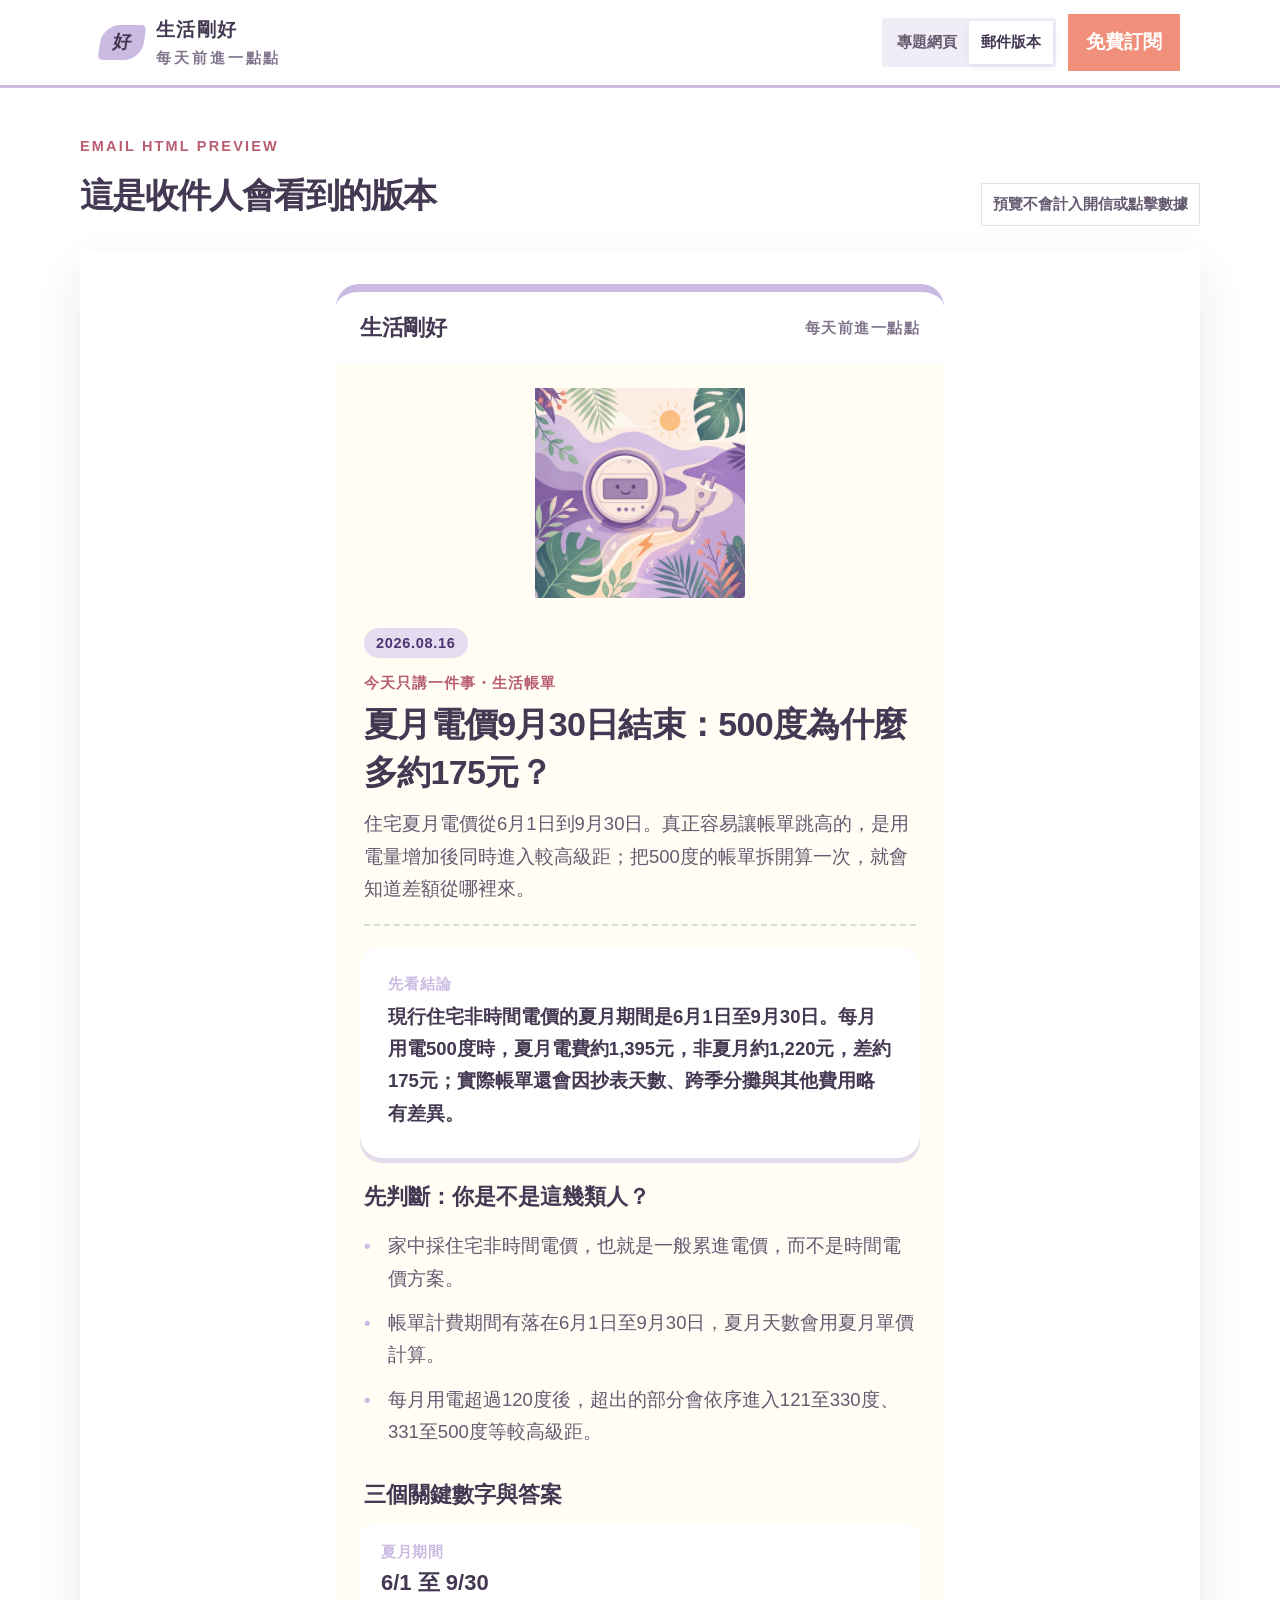
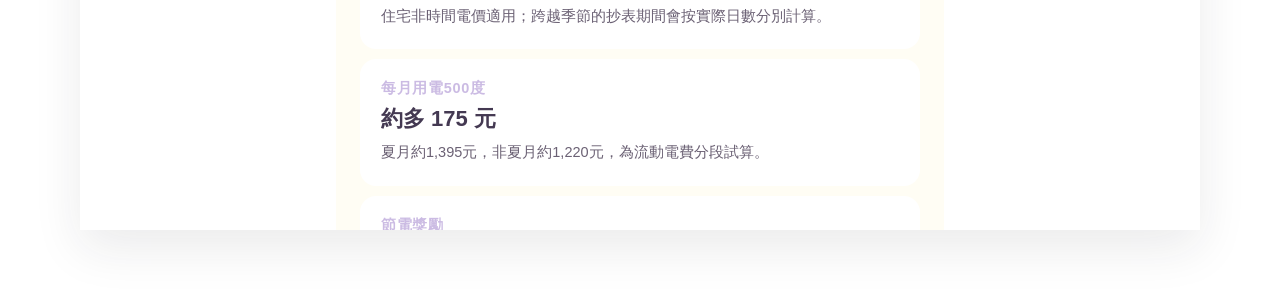
<file: life/issues/2026-08-16/summer-electricity-rates-2026/email/index.html>
<!doctype html>
<html lang="zh-Hant-TW">
<head>
  <meta charset="utf-8">
  <meta name="viewport" content="width=device-width,initial-scale=1">
  <meta name="robots" content="noindex,nofollow">
  <title>郵件版本｜夏月電價9月30日結束：500度為什麼多約175元？｜生活剛好</title>
  <link rel="stylesheet" href="/life/issue.css?v=20260817-electricity">
</head>
<body class="email-preview-page">
  <header class="reader-header preview-header">
    <a class="reader-brand" href="/life/"><span>好</span><div><b>生活剛好</b><small>每天前進一點點</small></div></a>
    <div class="reader-actions">
      <nav class="view-switch" aria-label="內容版本">
        <a href="/life/issues/2026-08-16/summer-electricity-rates-2026/">專題網頁</a>
        <a class="active" href="/life/issues/2026-08-16/summer-electricity-rates-2026/email/" aria-current="page">郵件版本</a>
      </nav>
      <a class="reader-subscribe" href="/life/#subscribe">免費訂閱</a>
    </div>
  </header>
  <main class="email-preview-shell">
    <div class="email-preview-intro"><div><p>EMAIL HTML PREVIEW</p><h1>這是收件人會看到的版本</h1></div><span>預覽不會計入開信或點擊數據</span></div>
    <iframe title="夏月電價9月30日結束：500度為什麼多約175元？郵件內容預覽" srcdoc="&lt;!doctype html&gt;
&lt;html lang=&quot;zh-Hant-TW&quot;&gt;
&lt;head&gt;&lt;meta charset=&quot;utf-8&quot;&gt;&lt;meta name=&quot;viewport&quot; content=&quot;width=device-width,initial-scale=1&quot;&gt;&lt;meta name=&quot;x-apple-disable-message-reformatting&quot;&gt;&lt;/head&gt;
&lt;body style=&quot;width:100%;margin:0;padding:0;background:#ffffff;color:#4a3570;-webkit-text-size-adjust:100%;-ms-text-size-adjust:100%&quot;&gt;
  &lt;div style=&quot;display:none;max-height:0;overflow:hidden;opacity:0;color:transparent&quot;&gt;不是全部用電一起變貴，六段累進電價這樣看。&amp;nbsp;&amp;zwnj;&amp;nbsp;&amp;zwnj;&amp;nbsp;&amp;zwnj;&lt;/div&gt;
  &lt;table width=&quot;100%&quot; role=&quot;presentation&quot; cellspacing=&quot;0&quot; cellpadding=&quot;0&quot; border=&quot;0&quot; style=&quot;width:100%;border-collapse:collapse;background:#ffffff&quot;&gt;
    &lt;tr&gt;&lt;td align=&quot;center&quot; style=&quot;padding:28px 10px 40px 10px&quot;&gt;
      &lt;table width=&quot;100%&quot; role=&quot;presentation&quot; cellspacing=&quot;0&quot; cellpadding=&quot;0&quot; border=&quot;0&quot; style=&quot;width:100%;max-width:620px;border-collapse:separate;background:#fffdf4;border:6px solid #ffffff;border-radius:30px;box-shadow:0 10px 0 #d8cae8&quot;&gt;
        &lt;tr&gt;
          &lt;td align=&quot;center&quot; bgcolor=&quot;#ffffff&quot; style=&quot;padding:21px 24px;background:#ffffff;border-top:8px solid #cbbbe3;border-radius:23px 23px 0 0&quot;&gt;
            &lt;table width=&quot;100%&quot; role=&quot;presentation&quot; cellspacing=&quot;0&quot; cellpadding=&quot;0&quot; border=&quot;0&quot;&gt;
              &lt;tr&gt;
                &lt;td align=&quot;left&quot; style=&quot;color:#443952;font-family:Arial,'PingFang TC','Microsoft JhengHei',sans-serif;font-size:22px;font-weight:800;letter-spacing:-.5px&quot;&gt;生活剛好&lt;/td&gt;
                &lt;td align=&quot;right&quot; style=&quot;color:#81768d;font-family:Arial,sans-serif;font-size:14.5px;font-weight:800;letter-spacing:1.5px&quot;&gt;每天前進一點點&lt;/td&gt;
              &lt;/tr&gt;
            &lt;/table&gt;
          &lt;/td&gt;
        &lt;/tr&gt;
        &lt;tr&gt;&lt;td align=&quot;center&quot; style=&quot;padding:24px 28px 0 28px&quot;&gt;&lt;img src=&quot;https://guanwei-cmd.github.io/life/assets/summer-electricity-purple.png&quot; width=&quot;210&quot; alt=&quot;&quot; style=&quot;display:block;width:210px;max-width:58%;height:auto;border:0;outline:none&quot;&gt;&lt;/td&gt;&lt;/tr&gt;
        &lt;tr&gt;
          &lt;td style=&quot;padding:30px 28px 14px 28px&quot;&gt;
            &lt;table role=&quot;presentation&quot; cellspacing=&quot;0&quot; cellpadding=&quot;0&quot; border=&quot;0&quot;&gt;&lt;tr&gt;&lt;td bgcolor=&quot;#e5dcf1&quot; style=&quot;padding:7px 12px;background:#e5dcf1;border-radius:99px;color:#4a3570;font-family:Arial,'PingFang TC','Microsoft JhengHei',sans-serif;font-size:14.5px;font-weight:800;letter-spacing:.7px&quot;&gt;2026.08.16&lt;/td&gt;&lt;/tr&gt;&lt;/table&gt;
            &lt;p style=&quot;margin:16px 0 8px 0;color:#b85e70;font-family:Arial,'PingFang TC','Microsoft JhengHei',sans-serif;font-size:14.5px;font-weight:800;letter-spacing:1px&quot;&gt;今天只講一件事・生活帳單&lt;/p&gt;
            &lt;h1 style=&quot;margin:0 0 12px 0;color:#443952;font-family:Arial,'PingFang TC','Microsoft JhengHei',sans-serif;font-size:34px;font-weight:800;line-height:1.4;letter-spacing:-.7px&quot;&gt;夏月電價9月30日結束：500度為什麼多約175元？&lt;/h1&gt;
            &lt;p style=&quot;margin:0;color:#655a70;font-family:Arial,'PingFang TC','Microsoft JhengHei',sans-serif;font-size:18.5px;font-weight:500;line-height:1.755&quot;&gt;住宅夏月電價從6月1日到9月30日。真正容易讓帳單跳高的，是用電量增加後同時進入較高級距；把500度的帳單拆開算一次，就會知道差額從哪裡來。&lt;/p&gt;
          &lt;/td&gt;
        &lt;/tr&gt;
        &lt;tr&gt;&lt;td style=&quot;padding:4px 28px 20px 28px&quot;&gt;&lt;table width=&quot;100%&quot; role=&quot;presentation&quot; cellspacing=&quot;0&quot; cellpadding=&quot;0&quot; border=&quot;0&quot;&gt;&lt;tr&gt;&lt;td style=&quot;height:1px;border-top:2px dashed #d5dfd4;font-size:0;line-height:0&quot;&gt;&amp;nbsp;&lt;/td&gt;&lt;/tr&gt;&lt;/table&gt;&lt;/td&gt;&lt;/tr&gt;
        &lt;tr&gt;
          &lt;td style=&quot;padding:0 24px 18px 24px&quot;&gt;
            &lt;table width=&quot;100%&quot; role=&quot;presentation&quot; cellspacing=&quot;0&quot; cellpadding=&quot;0&quot; border=&quot;0&quot; style=&quot;width:100%;background:#ffffff;border:4px solid #ffffff;border-radius:22px;box-shadow:0 5px 0 #e3dbea&quot;&gt;
              &lt;tr&gt;&lt;td style=&quot;padding:24px&quot;&gt;
                &lt;p style=&quot;margin:0 0 7px 0;color:#cbbbe3;font-family:Arial,'PingFang TC','Microsoft JhengHei',sans-serif;font-size:14.5px;font-weight:800;letter-spacing:1px&quot;&gt;先看結論&lt;/p&gt;
                &lt;p style=&quot;margin:0;color:#443952;font-family:Arial,'PingFang TC','Microsoft JhengHei',sans-serif;font-size:18.5px;font-weight:700;line-height:1.75&quot;&gt;現行住宅非時間電價的夏月期間是6月1日至9月30日。每月用電500度時，夏月電費約1,395元，非夏月約1,220元，差約175元；實際帳單還會因抄表天數、跨季分攤與其他費用略有差異。&lt;/p&gt;
              &lt;/td&gt;&lt;/tr&gt;
            &lt;/table&gt;
          &lt;/td&gt;
        &lt;/tr&gt;
        &lt;tr&gt;&lt;td style=&quot;padding:4px 28px 11px 28px&quot;&gt;&lt;p style=&quot;margin:0;color:#443952;font-family:Arial,'PingFang TC','Microsoft JhengHei',sans-serif;font-size:22px;font-weight:800;line-height:1.5&quot;&gt;先判斷：你是不是這幾類人？&lt;/p&gt;&lt;/td&gt;&lt;/tr&gt;
        &lt;tr&gt;&lt;td style=&quot;padding:0 28px 23px 28px&quot;&gt;&lt;table width=&quot;100%&quot; role=&quot;presentation&quot; cellspacing=&quot;0&quot; cellpadding=&quot;0&quot; border=&quot;0&quot;&gt;&lt;tr&gt;&lt;td width=&quot;24&quot; valign=&quot;top&quot; style=&quot;width:24px;padding:6px 0;color:#cbbbe3;font-family:Arial,sans-serif;font-size:18.5px;font-weight:800;line-height:1.75&quot;&gt;•&lt;/td&gt;&lt;td valign=&quot;top&quot; style=&quot;padding:6px 0;color:#655a70;font-family:Arial,'PingFang TC','Microsoft JhengHei',sans-serif;font-size:18.5px;font-weight:500;line-height:1.755&quot;&gt;家中採住宅非時間電價，也就是一般累進電價，而不是時間電價方案。&lt;/td&gt;&lt;/tr&gt;&lt;tr&gt;&lt;td width=&quot;24&quot; valign=&quot;top&quot; style=&quot;width:24px;padding:6px 0;color:#cbbbe3;font-family:Arial,sans-serif;font-size:18.5px;font-weight:800;line-height:1.75&quot;&gt;•&lt;/td&gt;&lt;td valign=&quot;top&quot; style=&quot;padding:6px 0;color:#655a70;font-family:Arial,'PingFang TC','Microsoft JhengHei',sans-serif;font-size:18.5px;font-weight:500;line-height:1.755&quot;&gt;帳單計費期間有落在6月1日至9月30日，夏月天數會用夏月單價計算。&lt;/td&gt;&lt;/tr&gt;&lt;tr&gt;&lt;td width=&quot;24&quot; valign=&quot;top&quot; style=&quot;width:24px;padding:6px 0;color:#cbbbe3;font-family:Arial,sans-serif;font-size:18.5px;font-weight:800;line-height:1.75&quot;&gt;•&lt;/td&gt;&lt;td valign=&quot;top&quot; style=&quot;padding:6px 0;color:#655a70;font-family:Arial,'PingFang TC','Microsoft JhengHei',sans-serif;font-size:18.5px;font-weight:500;line-height:1.755&quot;&gt;每月用電超過120度後，超出的部分會依序進入121至330度、331至500度等較高級距。&lt;/td&gt;&lt;/tr&gt;&lt;/table&gt;&lt;/td&gt;&lt;/tr&gt;
        &lt;tr&gt;&lt;td style=&quot;padding:0 28px 12px 28px&quot;&gt;&lt;p style=&quot;margin:0;color:#443952;font-family:Arial,'PingFang TC','Microsoft JhengHei',sans-serif;font-size:22px;font-weight:800;line-height:1.5&quot;&gt;三個關鍵數字與答案&lt;/p&gt;&lt;/td&gt;&lt;/tr&gt;
        &lt;tr&gt;&lt;td style=&quot;padding:0 24px 22px 24px&quot;&gt;&lt;table width=&quot;100%&quot; role=&quot;presentation&quot; cellspacing=&quot;0&quot; cellpadding=&quot;0&quot; border=&quot;0&quot;&gt;&lt;tr&gt;&lt;td style=&quot;padding:0 0 10px 0&quot;&gt;&lt;table width=&quot;100%&quot; role=&quot;presentation&quot; cellspacing=&quot;0&quot; cellpadding=&quot;0&quot; border=&quot;0&quot; style=&quot;width:100%;background:#ffffff;border:3px solid #ffffff;border-radius:16px&quot;&gt;&lt;tr&gt;&lt;td style=&quot;padding:17px 18px&quot;&gt;&lt;p style=&quot;margin:0 0 4px 0;color:#cbbbe3;font-family:Arial,'PingFang TC','Microsoft JhengHei',sans-serif;font-size:14.5px;font-weight:800;letter-spacing:.7px&quot;&gt;夏月期間&lt;/p&gt;&lt;p style=&quot;margin:0 0 5px 0;color:#443952;font-family:Arial,'PingFang TC','Microsoft JhengHei',sans-serif;font-size:22px;font-weight:800;line-height:1.5&quot;&gt;6/1 至 9/30&lt;/p&gt;&lt;p style=&quot;margin:0;color:#6b6174;font-family:Arial,'PingFang TC','Microsoft JhengHei',sans-serif;font-size:14.5px;font-weight:500;line-height:1.75&quot;&gt;住宅非時間電價適用；跨越季節的抄表期間會按實際日數分別計算。&lt;/p&gt;&lt;/td&gt;&lt;/tr&gt;&lt;/table&gt;&lt;/td&gt;&lt;/tr&gt;&lt;tr&gt;&lt;td style=&quot;padding:0 0 10px 0&quot;&gt;&lt;table width=&quot;100%&quot; role=&quot;presentation&quot; cellspacing=&quot;0&quot; cellpadding=&quot;0&quot; border=&quot;0&quot; style=&quot;width:100%;background:#ffffff;border:3px solid #ffffff;border-radius:16px&quot;&gt;&lt;tr&gt;&lt;td style=&quot;padding:17px 18px&quot;&gt;&lt;p style=&quot;margin:0 0 4px 0;color:#cbbbe3;font-family:Arial,'PingFang TC','Microsoft JhengHei',sans-serif;font-size:14.5px;font-weight:800;letter-spacing:.7px&quot;&gt;每月用電500度&lt;/p&gt;&lt;p style=&quot;margin:0 0 5px 0;color:#443952;font-family:Arial,'PingFang TC','Microsoft JhengHei',sans-serif;font-size:22px;font-weight:800;line-height:1.5&quot;&gt;約多 175 元&lt;/p&gt;&lt;p style=&quot;margin:0;color:#6b6174;font-family:Arial,'PingFang TC','Microsoft JhengHei',sans-serif;font-size:14.5px;font-weight:500;line-height:1.75&quot;&gt;夏月約1,395元，非夏月約1,220元，為流動電費分段試算。&lt;/p&gt;&lt;/td&gt;&lt;/tr&gt;&lt;/table&gt;&lt;/td&gt;&lt;/tr&gt;&lt;tr&gt;&lt;td style=&quot;padding:0 0 10px 0&quot;&gt;&lt;table width=&quot;100%&quot; role=&quot;presentation&quot; cellspacing=&quot;0&quot; cellpadding=&quot;0&quot; border=&quot;0&quot; style=&quot;width:100%;background:#ffffff;border:3px solid #ffffff;border-radius:16px&quot;&gt;&lt;tr&gt;&lt;td style=&quot;padding:17px 18px&quot;&gt;&lt;p style=&quot;margin:0 0 4px 0;color:#cbbbe3;font-family:Arial,'PingFang TC','Microsoft JhengHei',sans-serif;font-size:14.5px;font-weight:800;letter-spacing:.7px&quot;&gt;節電獎勵&lt;/p&gt;&lt;p style=&quot;margin:0 0 5px 0;color:#443952;font-family:Arial,'PingFang TC','Microsoft JhengHei',sans-serif;font-size:22px;font-weight:800;line-height:1.5&quot;&gt;每度 0.6 元&lt;/p&gt;&lt;p style=&quot;margin:0;color:#6b6174;font-family:Arial,'PingFang TC','Microsoft JhengHei',sans-serif;font-size:14.5px;font-weight:500;line-height:1.75&quot;&gt;完成登錄後，符合節電條件的度數可依規定折抵當期電費。&lt;/p&gt;&lt;/td&gt;&lt;/tr&gt;&lt;/table&gt;&lt;/td&gt;&lt;/tr&gt;&lt;/table&gt;&lt;/td&gt;&lt;/tr&gt;
        &lt;tr&gt;&lt;td style=&quot;padding:0 24px 24px 24px&quot;&gt;&lt;table width=&quot;100%&quot; role=&quot;presentation&quot; cellspacing=&quot;0&quot; cellpadding=&quot;0&quot; border=&quot;0&quot; style=&quot;width:100%;background:#f1edf7;border:3px solid #ffffff;border-radius:18px&quot;&gt;&lt;tr&gt;&lt;td align=&quot;left&quot; style=&quot;padding:22px&quot;&gt;&lt;p style=&quot;margin:0 0 7px 0;color:#b85e70;font-family:Arial,'PingFang TC','Microsoft JhengHei',sans-serif;font-size:14.5px;font-weight:800;letter-spacing:.7px&quot;&gt;把自己的帳單放進來&lt;/p&gt;&lt;p style=&quot;margin:0 0 7px 0;color:#443952;font-family:Arial,'PingFang TC','Microsoft JhengHei',sans-serif;font-size:22px;font-weight:800;line-height:1.5&quot;&gt;住宅電費拆解試算器&lt;/p&gt;&lt;p style=&quot;margin:0 0 16px 0;color:#655a70;font-family:Arial,'PingFang TC','Microsoft JhengHei',sans-serif;font-size:18.5px;font-weight:500;line-height:1.75&quot;&gt;輸入帳單總度數或兩次電表讀數，立即看夏月預估金額、六段級距明細，以及同度數比非夏月多多少。&lt;/p&gt;&lt;table role=&quot;presentation&quot; cellspacing=&quot;0&quot; cellpadding=&quot;0&quot; border=&quot;0&quot;&gt;&lt;tr&gt;&lt;td bgcolor=&quot;#cbbbe3&quot; style=&quot;background:#cbbbe3;border-radius:99px&quot;&gt;&lt;a href=&quot;https://guanwei-cmd.github.io/life/issues/2026-08-16/summer-electricity-rates-2026/#electricity-calculator&quot; style=&quot;display:inline-block;padding:12px 20px;color:#443952;font-family:Arial,'PingFang TC','Microsoft JhengHei',sans-serif;font-size:18.5px;font-weight:800;text-decoration:none&quot;&gt;直接試算這期電費&amp;nbsp; &amp;gt;&lt;/a&gt;&lt;/td&gt;&lt;/tr&gt;&lt;/table&gt;&lt;/td&gt;&lt;/tr&gt;&lt;/table&gt;&lt;/td&gt;&lt;/tr&gt;
        &lt;tr&gt;&lt;td style=&quot;padding:0 28px 11px 28px&quot;&gt;&lt;p style=&quot;margin:0;color:#443952;font-family:Arial,'PingFang TC','Microsoft JhengHei',sans-serif;font-size:22px;font-weight:800;line-height:1.5&quot;&gt;接下來怎麼做&lt;/p&gt;&lt;/td&gt;&lt;/tr&gt;
        &lt;tr&gt;&lt;td style=&quot;padding:0 28px 25px 28px&quot;&gt;&lt;table width=&quot;100%&quot; role=&quot;presentation&quot; cellspacing=&quot;0&quot; cellpadding=&quot;0&quot; border=&quot;0&quot;&gt;&lt;tr&gt;&lt;td width=&quot;47&quot; valign=&quot;top&quot; style=&quot;width:47px;padding:9px 0&quot;&gt;&lt;table role=&quot;presentation&quot; cellspacing=&quot;0&quot; cellpadding=&quot;0&quot; border=&quot;0&quot;&gt;&lt;tr&gt;&lt;td align=&quot;center&quot; bgcolor=&quot;#cbbbe3&quot; style=&quot;width:34px;height:34px;background:#cbbbe3;border:3px solid #ffffff;border-radius:50%;color:#443952;font-family:Arial,sans-serif;font-size:14.5px;font-weight:800;line-height:34px&quot;&gt;01&lt;/td&gt;&lt;/tr&gt;&lt;/table&gt;&lt;/td&gt;&lt;td valign=&quot;top&quot; style=&quot;padding:9px 0&quot;&gt;&lt;p style=&quot;margin:0 0 3px 0;color:#443952;font-family:Arial,'PingFang TC','Microsoft JhengHei',sans-serif;font-size:18.5px;font-weight:800;line-height:1.75&quot;&gt;先確認計費期間&lt;/p&gt;&lt;p style=&quot;margin:0;color:#655a70;font-family:Arial,'PingFang TC','Microsoft JhengHei',sans-serif;font-size:18.5px;font-weight:500;line-height:1.755&quot;&gt;看帳單起訖日是否跨過6月1日或9月30日。跨季帳單會把夏月與非夏月天數分開算，不是整期都套同一種價格。&lt;/p&gt;&lt;/td&gt;&lt;/tr&gt;&lt;tr&gt;&lt;td width=&quot;47&quot; valign=&quot;top&quot; style=&quot;width:47px;padding:9px 0&quot;&gt;&lt;table role=&quot;presentation&quot; cellspacing=&quot;0&quot; cellpadding=&quot;0&quot; border=&quot;0&quot;&gt;&lt;tr&gt;&lt;td align=&quot;center&quot; bgcolor=&quot;#cbbbe3&quot; style=&quot;width:34px;height:34px;background:#cbbbe3;border:3px solid #ffffff;border-radius:50%;color:#443952;font-family:Arial,sans-serif;font-size:14.5px;font-weight:800;line-height:34px&quot;&gt;02&lt;/td&gt;&lt;/tr&gt;&lt;/table&gt;&lt;/td&gt;&lt;td valign=&quot;top&quot; style=&quot;padding:9px 0&quot;&gt;&lt;p style=&quot;margin:0 0 3px 0;color:#443952;font-family:Arial,'PingFang TC','Microsoft JhengHei',sans-serif;font-size:18.5px;font-weight:800;line-height:1.75&quot;&gt;按級距逐段相加&lt;/p&gt;&lt;p style=&quot;margin:0;color:#655a70;font-family:Arial,'PingFang TC','Microsoft JhengHei',sans-serif;font-size:18.5px;font-weight:500;line-height:1.755&quot;&gt;以500度為例：夏月為120度乘1.78元、210度乘2.55元、170度乘3.80元，合計約1,395元；非夏月同樣分段後約1,220元。&lt;/p&gt;&lt;/td&gt;&lt;/tr&gt;&lt;tr&gt;&lt;td width=&quot;47&quot; valign=&quot;top&quot; style=&quot;width:47px;padding:9px 0&quot;&gt;&lt;table role=&quot;presentation&quot; cellspacing=&quot;0&quot; cellpadding=&quot;0&quot; border=&quot;0&quot;&gt;&lt;tr&gt;&lt;td align=&quot;center&quot; bgcolor=&quot;#cbbbe3&quot; style=&quot;width:34px;height:34px;background:#cbbbe3;border:3px solid #ffffff;border-radius:50%;color:#443952;font-family:Arial,sans-serif;font-size:14.5px;font-weight:800;line-height:34px&quot;&gt;03&lt;/td&gt;&lt;/tr&gt;&lt;/table&gt;&lt;/td&gt;&lt;td valign=&quot;top&quot; style=&quot;padding:9px 0&quot;&gt;&lt;p style=&quot;margin:0 0 3px 0;color:#443952;font-family:Arial,'PingFang TC','Microsoft JhengHei',sans-serif;font-size:18.5px;font-weight:800;line-height:1.75&quot;&gt;先減少高級距用電&lt;/p&gt;&lt;p style=&quot;margin:0;color:#655a70;font-family:Arial,'PingFang TC','Microsoft JhengHei',sans-serif;font-size:18.5px;font-weight:500;line-height:1.755&quot;&gt;冷氣溫度、濾網、除濕機與熱水設備最值得先檢查。若尚未登錄節電獎勵，可用電號到台電官方頁面申請。&lt;/p&gt;&lt;/td&gt;&lt;/tr&gt;&lt;/table&gt;&lt;/td&gt;&lt;/tr&gt;
        &lt;tr&gt;&lt;td style=&quot;padding:0 24px 12px 24px&quot;&gt;&lt;table width=&quot;100%&quot; role=&quot;presentation&quot; cellspacing=&quot;0&quot; cellpadding=&quot;0&quot; border=&quot;0&quot; style=&quot;width:100%;background:#ffffff;border:3px solid #ffffff;border-radius:18px&quot;&gt;&lt;tr&gt;&lt;td style=&quot;padding:20px&quot;&gt;&lt;p style=&quot;margin:0 0 8px 0;color:#cbbbe3;font-family:Arial,'PingFang TC','Microsoft JhengHei',sans-serif;font-size:18.5px;font-weight:800&quot;&gt;先把這些資料找出來&lt;/p&gt;&lt;table width=&quot;100%&quot; role=&quot;presentation&quot; cellspacing=&quot;0&quot; cellpadding=&quot;0&quot; border=&quot;0&quot;&gt;&lt;tr&gt;&lt;td width=&quot;18&quot; valign=&quot;top&quot; style=&quot;width:18px;padding:4px 0;color:#ba7d4a;font-family:Arial,sans-serif;font-size:18.5px;font-weight:800&quot;&gt;•&lt;/td&gt;&lt;td valign=&quot;top&quot; style=&quot;padding:4px 0;color:#655a70;font-family:Arial,'PingFang TC','Microsoft JhengHei',sans-serif;font-size:18.5px;font-weight:500;line-height:1.75&quot;&gt;最近一期電費單上的計費期間與總用電度數；也可以準備上次與本次電表讀數直接相減。&lt;/td&gt;&lt;/tr&gt;&lt;tr&gt;&lt;td width=&quot;18&quot; valign=&quot;top&quot; style=&quot;width:18px;padding:4px 0;color:#ba7d4a;font-family:Arial,sans-serif;font-size:18.5px;font-weight:800&quot;&gt;•&lt;/td&gt;&lt;td valign=&quot;top&quot; style=&quot;padding:4px 0;color:#655a70;font-family:Arial,'PingFang TC','Microsoft JhengHei',sans-serif;font-size:18.5px;font-weight:500;line-height:1.75&quot;&gt;去年同期或上一個非夏月帳單，方便區分是單價變動還是用電量增加。&lt;/td&gt;&lt;/tr&gt;&lt;tr&gt;&lt;td width=&quot;18&quot; valign=&quot;top&quot; style=&quot;width:18px;padding:4px 0;color:#ba7d4a;font-family:Arial,sans-serif;font-size:18.5px;font-weight:800&quot;&gt;•&lt;/td&gt;&lt;td valign=&quot;top&quot; style=&quot;padding:4px 0;color:#655a70;font-family:Arial,'PingFang TC','Microsoft JhengHei',sans-serif;font-size:18.5px;font-weight:500;line-height:1.75&quot;&gt;電號；要登錄節電獎勵或使用台電服務時會用到。&lt;/td&gt;&lt;/tr&gt;&lt;/table&gt;&lt;/td&gt;&lt;/tr&gt;&lt;/table&gt;&lt;/td&gt;&lt;/tr&gt;
        &lt;tr&gt;&lt;td style=&quot;padding:0 24px 24px 24px&quot;&gt;&lt;table width=&quot;100%&quot; role=&quot;presentation&quot; cellspacing=&quot;0&quot; cellpadding=&quot;0&quot; border=&quot;0&quot; style=&quot;width:100%;background:#f8e5e9;border:3px solid #ffffff;border-radius:18px&quot;&gt;&lt;tr&gt;&lt;td style=&quot;padding:20px&quot;&gt;&lt;p style=&quot;margin:0 0 8px 0;color:#a14f63;font-family:Arial,'PingFang TC','Microsoft JhengHei',sans-serif;font-size:18.5px;font-weight:800&quot;&gt;容易卡住的地方&lt;/p&gt;&lt;table width=&quot;100%&quot; role=&quot;presentation&quot; cellspacing=&quot;0&quot; cellpadding=&quot;0&quot; border=&quot;0&quot;&gt;&lt;tr&gt;&lt;td width=&quot;18&quot; valign=&quot;top&quot; style=&quot;width:18px;padding:4px 0;color:#b85e70;font-family:Arial,sans-serif;font-size:18.5px;font-weight:800&quot;&gt;•&lt;/td&gt;&lt;td valign=&quot;top&quot; style=&quot;padding:4px 0;color:#695964;font-family:Arial,'PingFang TC','Microsoft JhengHei',sans-serif;font-size:18.5px;font-weight:500;line-height:1.75&quot;&gt;175元是每月500度的流動電費比較，不含營業用電、時間電價、公共設施分攤與其他帳單項目。&lt;/td&gt;&lt;/tr&gt;&lt;tr&gt;&lt;td width=&quot;18&quot; valign=&quot;top&quot; style=&quot;width:18px;padding:4px 0;color:#b85e70;font-family:Arial,sans-serif;font-size:18.5px;font-weight:800&quot;&gt;•&lt;/td&gt;&lt;td valign=&quot;top&quot; style=&quot;padding:4px 0;color:#695964;font-family:Arial,'PingFang TC','Microsoft JhengHei',sans-serif;font-size:18.5px;font-weight:500;line-height:1.75&quot;&gt;夏月帳單變高通常同時包含『用得更多』與『夏月單價較高』，不要把整個差額都當成漲價。&lt;/td&gt;&lt;/tr&gt;&lt;tr&gt;&lt;td width=&quot;18&quot; valign=&quot;top&quot; style=&quot;width:18px;padding:4px 0;color:#b85e70;font-family:Arial,sans-serif;font-size:18.5px;font-weight:800&quot;&gt;•&lt;/td&gt;&lt;td valign=&quot;top&quot; style=&quot;padding:4px 0;color:#695964;font-family:Arial,'PingFang TC','Microsoft JhengHei',sans-serif;font-size:18.5px;font-weight:500;line-height:1.75&quot;&gt;兩個月抄表一次時，級距度數會加倍；例如120度以下的級距變成240度以下。&lt;/td&gt;&lt;/tr&gt;&lt;/table&gt;&lt;/td&gt;&lt;/tr&gt;&lt;/table&gt;&lt;/td&gt;&lt;/tr&gt;
        &lt;tr&gt;&lt;td align=&quot;center&quot; style=&quot;padding:5px 24px 27px 24px&quot;&gt;
          &lt;p style=&quot;margin:0 0 15px 0;color:#81768d;font-family:Arial,'PingFang TC','Microsoft JhengHei',sans-serif;font-size:14.5px;font-weight:500;line-height:1.755&quot;&gt;信裡已放進足夠做初步判斷的資訊。&lt;br&gt;需要完整文件清單、全部步驟、FAQ 與查核依據時，再開專題頁。&lt;/p&gt;
          &lt;table role=&quot;presentation&quot; cellspacing=&quot;0&quot; cellpadding=&quot;0&quot; border=&quot;0&quot;&gt;&lt;tr&gt;&lt;td bgcolor=&quot;#f0907a&quot; style=&quot;background:#f0907a;border-radius:99px;box-shadow:0 4px 0 #b85e70&quot;&gt;&lt;a href=&quot;https://guanwei-cmd.github.io/life/issues/2026-08-16/summer-electricity-rates-2026/&quot; style=&quot;display:inline-block;padding:13px 23px;color:#443952;font-family:Arial,'PingFang TC','Microsoft JhengHei',sans-serif;font-size:18.5px;font-weight:800;text-decoration:none&quot;&gt;打開完整專題頁&amp;nbsp; &amp;gt;&lt;/a&gt;&lt;/td&gt;&lt;/tr&gt;&lt;/table&gt;
        &lt;/td&gt;&lt;/tr&gt;
        &lt;tr&gt;
          &lt;td align=&quot;center&quot; bgcolor=&quot;#4a3570&quot; style=&quot;padding:24px 22px;background:#4a3570;border-radius:0 0 23px 23px;color:#dbe9e4;font-family:Arial,'PingFang TC','Microsoft JhengHei',sans-serif;font-size:14.5px;font-weight:500;line-height:1.75&quot;&gt;
            你收到這封信，是因為曾訂閱「生活剛好」。&lt;br&gt;
            &lt;a href=&quot;https://guanwei-cmd.github.io/life/#subscribe&quot; style=&quot;color:#ffffff;font-weight:800;text-decoration:underline&quot;&gt;不想再收到？一鍵退訂&lt;/a&gt;
          &lt;/td&gt;
        &lt;/tr&gt;
      &lt;/table&gt;
      
    &lt;/td&gt;&lt;/tr&gt;
  &lt;/table&gt;
&lt;/body&gt;
&lt;/html&gt;" sandbox="allow-popups allow-popups-to-escape-sandbox" loading="eager"></iframe>
  </main>
</body>
</html>
</file>
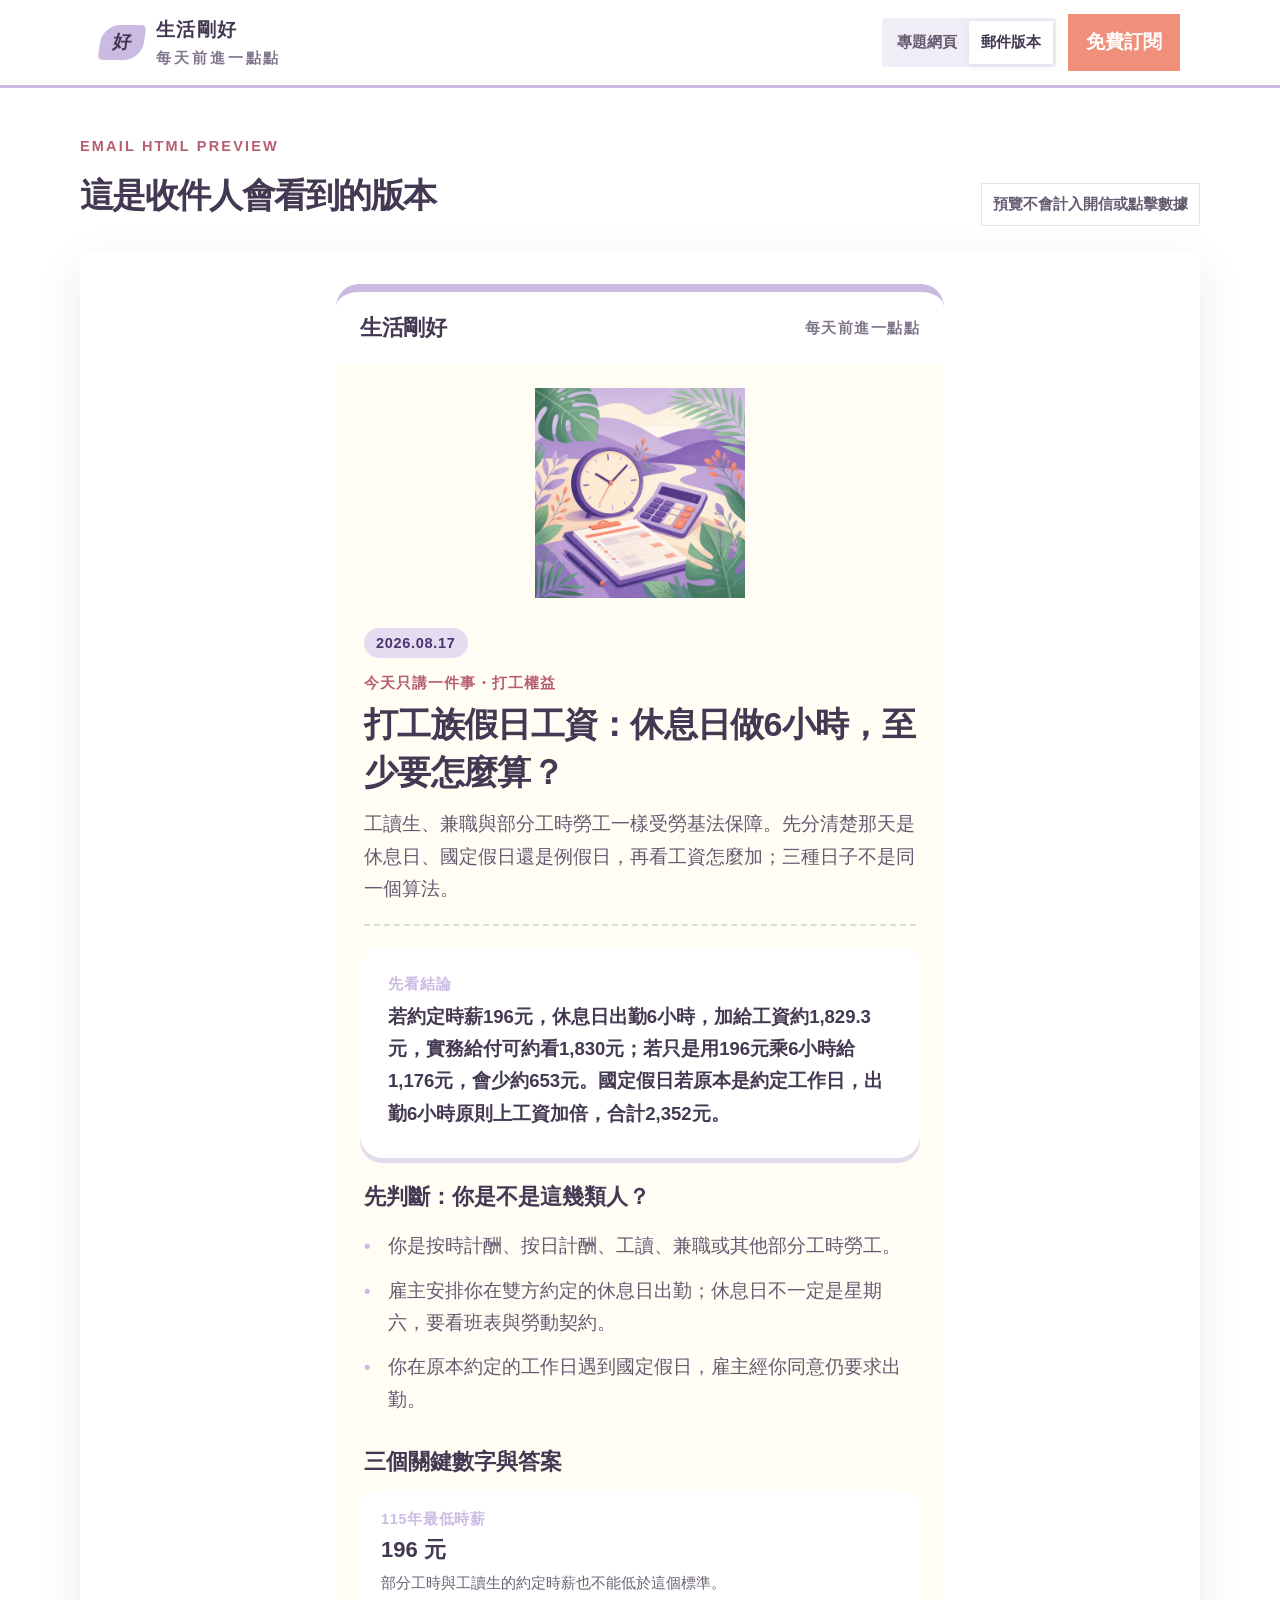
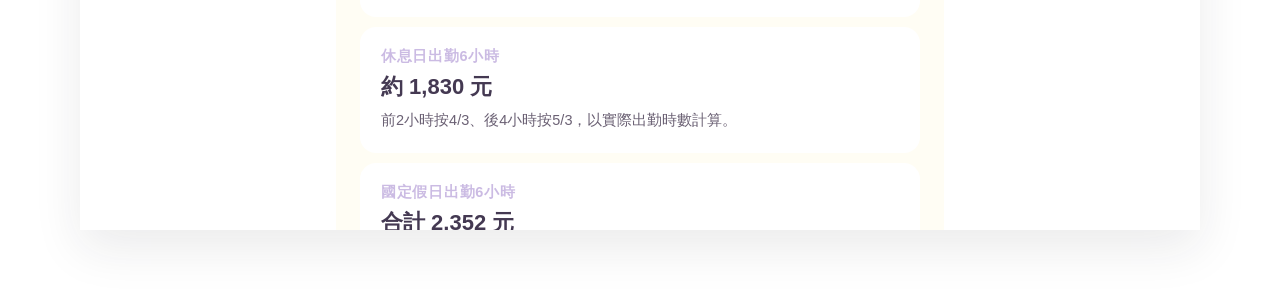
<file: life/issues/2026-08-17/part-time-holiday-pay-2026/email/index.html>
<!doctype html>
<html lang="zh-Hant-TW">
<head>
  <meta charset="utf-8">
  <meta name="viewport" content="width=device-width,initial-scale=1">
  <meta name="robots" content="noindex,nofollow">
  <title>郵件版本｜打工族假日工資：休息日做6小時，至少要怎麼算？｜生活剛好</title>
  <link rel="stylesheet" href="/life/issue.css?v=20260817-white">
</head>
<body class="email-preview-page">
  <header class="reader-header preview-header">
    <a class="reader-brand" href="/life/"><span>好</span><div><b>生活剛好</b><small>每天前進一點點</small></div></a>
    <div class="reader-actions">
      <nav class="view-switch" aria-label="內容版本">
        <a href="/life/issues/2026-08-17/part-time-holiday-pay-2026/">專題網頁</a>
        <a class="active" href="/life/issues/2026-08-17/part-time-holiday-pay-2026/email/" aria-current="page">郵件版本</a>
      </nav>
      <a class="reader-subscribe" href="/life/#subscribe">免費訂閱</a>
    </div>
  </header>
  <main class="email-preview-shell">
    <div class="email-preview-intro"><div><p>EMAIL HTML PREVIEW</p><h1>這是收件人會看到的版本</h1></div><span>預覽不會計入開信或點擊數據</span></div>
    <iframe title="打工族假日工資：休息日做6小時，至少要怎麼算？郵件內容預覽" srcdoc="&lt;!doctype html&gt;
&lt;html lang=&quot;zh-Hant-TW&quot;&gt;
&lt;head&gt;&lt;meta charset=&quot;utf-8&quot;&gt;&lt;meta name=&quot;viewport&quot; content=&quot;width=device-width,initial-scale=1&quot;&gt;&lt;meta name=&quot;x-apple-disable-message-reformatting&quot;&gt;&lt;/head&gt;
&lt;body style=&quot;width:100%;margin:0;padding:0;background:#ffffff;color:#4a3570;-webkit-text-size-adjust:100%;-ms-text-size-adjust:100%&quot;&gt;
  &lt;div style=&quot;display:none;max-height:0;overflow:hidden;opacity:0;color:transparent&quot;&gt;打工族最容易少拿的假日工資，直接用一班6小時算給你看。&amp;nbsp;&amp;zwnj;&amp;nbsp;&amp;zwnj;&amp;nbsp;&amp;zwnj;&lt;/div&gt;
  &lt;table width=&quot;100%&quot; role=&quot;presentation&quot; cellspacing=&quot;0&quot; cellpadding=&quot;0&quot; border=&quot;0&quot; style=&quot;width:100%;border-collapse:collapse;background:#ffffff&quot;&gt;
    &lt;tr&gt;&lt;td align=&quot;center&quot; style=&quot;padding:28px 10px 40px 10px&quot;&gt;
      &lt;table width=&quot;100%&quot; role=&quot;presentation&quot; cellspacing=&quot;0&quot; cellpadding=&quot;0&quot; border=&quot;0&quot; style=&quot;width:100%;max-width:620px;border-collapse:separate;background:#fffdf4;border:6px solid #ffffff;border-radius:30px;box-shadow:0 10px 0 #d8cae8&quot;&gt;
        &lt;tr&gt;
          &lt;td align=&quot;center&quot; bgcolor=&quot;#ffffff&quot; style=&quot;padding:21px 24px;background:#ffffff;border-top:8px solid #cbbbe3;border-radius:23px 23px 0 0&quot;&gt;
            &lt;table width=&quot;100%&quot; role=&quot;presentation&quot; cellspacing=&quot;0&quot; cellpadding=&quot;0&quot; border=&quot;0&quot;&gt;
              &lt;tr&gt;
                &lt;td align=&quot;left&quot; style=&quot;color:#443952;font-family:Arial,'PingFang TC','Microsoft JhengHei',sans-serif;font-size:22px;font-weight:800;letter-spacing:-.5px&quot;&gt;生活剛好&lt;/td&gt;
                &lt;td align=&quot;right&quot; style=&quot;color:#81768d;font-family:Arial,sans-serif;font-size:14.5px;font-weight:800;letter-spacing:1.5px&quot;&gt;每天前進一點點&lt;/td&gt;
              &lt;/tr&gt;
            &lt;/table&gt;
          &lt;/td&gt;
        &lt;/tr&gt;
        &lt;tr&gt;&lt;td align=&quot;center&quot; style=&quot;padding:24px 28px 0 28px&quot;&gt;&lt;img src=&quot;https://guanwei-cmd.github.io/life/assets/part-time-pay-purple.png&quot; width=&quot;210&quot; alt=&quot;&quot; style=&quot;display:block;width:210px;max-width:58%;height:auto;border:0;outline:none&quot;&gt;&lt;/td&gt;&lt;/tr&gt;
        &lt;tr&gt;
          &lt;td style=&quot;padding:30px 28px 14px 28px&quot;&gt;
            &lt;table role=&quot;presentation&quot; cellspacing=&quot;0&quot; cellpadding=&quot;0&quot; border=&quot;0&quot;&gt;&lt;tr&gt;&lt;td bgcolor=&quot;#e5dcf1&quot; style=&quot;padding:7px 12px;background:#e5dcf1;border-radius:99px;color:#4a3570;font-family:Arial,'PingFang TC','Microsoft JhengHei',sans-serif;font-size:14.5px;font-weight:800;letter-spacing:.7px&quot;&gt;2026.08.17&lt;/td&gt;&lt;/tr&gt;&lt;/table&gt;
            &lt;p style=&quot;margin:16px 0 8px 0;color:#b85e70;font-family:Arial,'PingFang TC','Microsoft JhengHei',sans-serif;font-size:14.5px;font-weight:800;letter-spacing:1px&quot;&gt;今天只講一件事・打工權益&lt;/p&gt;
            &lt;h1 style=&quot;margin:0 0 12px 0;color:#443952;font-family:Arial,'PingFang TC','Microsoft JhengHei',sans-serif;font-size:34px;font-weight:800;line-height:1.4;letter-spacing:-.7px&quot;&gt;打工族假日工資：休息日做6小時，至少要怎麼算？&lt;/h1&gt;
            &lt;p style=&quot;margin:0;color:#655a70;font-family:Arial,'PingFang TC','Microsoft JhengHei',sans-serif;font-size:18.5px;font-weight:500;line-height:1.755&quot;&gt;工讀生、兼職與部分工時勞工一樣受勞基法保障。先分清楚那天是休息日、國定假日還是例假日，再看工資怎麼加；三種日子不是同一個算法。&lt;/p&gt;
          &lt;/td&gt;
        &lt;/tr&gt;
        &lt;tr&gt;&lt;td style=&quot;padding:4px 28px 20px 28px&quot;&gt;&lt;table width=&quot;100%&quot; role=&quot;presentation&quot; cellspacing=&quot;0&quot; cellpadding=&quot;0&quot; border=&quot;0&quot;&gt;&lt;tr&gt;&lt;td style=&quot;height:1px;border-top:2px dashed #d5dfd4;font-size:0;line-height:0&quot;&gt;&amp;nbsp;&lt;/td&gt;&lt;/tr&gt;&lt;/table&gt;&lt;/td&gt;&lt;/tr&gt;
        &lt;tr&gt;
          &lt;td style=&quot;padding:0 24px 18px 24px&quot;&gt;
            &lt;table width=&quot;100%&quot; role=&quot;presentation&quot; cellspacing=&quot;0&quot; cellpadding=&quot;0&quot; border=&quot;0&quot; style=&quot;width:100%;background:#ffffff;border:4px solid #ffffff;border-radius:22px;box-shadow:0 5px 0 #e3dbea&quot;&gt;
              &lt;tr&gt;&lt;td style=&quot;padding:24px&quot;&gt;
                &lt;p style=&quot;margin:0 0 7px 0;color:#cbbbe3;font-family:Arial,'PingFang TC','Microsoft JhengHei',sans-serif;font-size:14.5px;font-weight:800;letter-spacing:1px&quot;&gt;先看結論&lt;/p&gt;
                &lt;p style=&quot;margin:0;color:#443952;font-family:Arial,'PingFang TC','Microsoft JhengHei',sans-serif;font-size:18.5px;font-weight:700;line-height:1.75&quot;&gt;若約定時薪196元，休息日出勤6小時，加給工資約1,829.3元，實務給付可約看1,830元；若只是用196元乘6小時給1,176元，會少約653元。國定假日若原本是約定工作日，出勤6小時原則上工資加倍，合計2,352元。&lt;/p&gt;
              &lt;/td&gt;&lt;/tr&gt;
            &lt;/table&gt;
          &lt;/td&gt;
        &lt;/tr&gt;
        &lt;tr&gt;&lt;td style=&quot;padding:4px 28px 11px 28px&quot;&gt;&lt;p style=&quot;margin:0;color:#443952;font-family:Arial,'PingFang TC','Microsoft JhengHei',sans-serif;font-size:22px;font-weight:800;line-height:1.5&quot;&gt;先判斷：你是不是這幾類人？&lt;/p&gt;&lt;/td&gt;&lt;/tr&gt;
        &lt;tr&gt;&lt;td style=&quot;padding:0 28px 23px 28px&quot;&gt;&lt;table width=&quot;100%&quot; role=&quot;presentation&quot; cellspacing=&quot;0&quot; cellpadding=&quot;0&quot; border=&quot;0&quot;&gt;&lt;tr&gt;&lt;td width=&quot;24&quot; valign=&quot;top&quot; style=&quot;width:24px;padding:6px 0;color:#cbbbe3;font-family:Arial,sans-serif;font-size:18.5px;font-weight:800;line-height:1.75&quot;&gt;•&lt;/td&gt;&lt;td valign=&quot;top&quot; style=&quot;padding:6px 0;color:#655a70;font-family:Arial,'PingFang TC','Microsoft JhengHei',sans-serif;font-size:18.5px;font-weight:500;line-height:1.755&quot;&gt;你是按時計酬、按日計酬、工讀、兼職或其他部分工時勞工。&lt;/td&gt;&lt;/tr&gt;&lt;tr&gt;&lt;td width=&quot;24&quot; valign=&quot;top&quot; style=&quot;width:24px;padding:6px 0;color:#cbbbe3;font-family:Arial,sans-serif;font-size:18.5px;font-weight:800;line-height:1.75&quot;&gt;•&lt;/td&gt;&lt;td valign=&quot;top&quot; style=&quot;padding:6px 0;color:#655a70;font-family:Arial,'PingFang TC','Microsoft JhengHei',sans-serif;font-size:18.5px;font-weight:500;line-height:1.755&quot;&gt;雇主安排你在雙方約定的休息日出勤；休息日不一定是星期六，要看班表與勞動契約。&lt;/td&gt;&lt;/tr&gt;&lt;tr&gt;&lt;td width=&quot;24&quot; valign=&quot;top&quot; style=&quot;width:24px;padding:6px 0;color:#cbbbe3;font-family:Arial,sans-serif;font-size:18.5px;font-weight:800;line-height:1.75&quot;&gt;•&lt;/td&gt;&lt;td valign=&quot;top&quot; style=&quot;padding:6px 0;color:#655a70;font-family:Arial,'PingFang TC','Microsoft JhengHei',sans-serif;font-size:18.5px;font-weight:500;line-height:1.755&quot;&gt;你在原本約定的工作日遇到國定假日，雇主經你同意仍要求出勤。&lt;/td&gt;&lt;/tr&gt;&lt;/table&gt;&lt;/td&gt;&lt;/tr&gt;
        &lt;tr&gt;&lt;td style=&quot;padding:0 28px 12px 28px&quot;&gt;&lt;p style=&quot;margin:0;color:#443952;font-family:Arial,'PingFang TC','Microsoft JhengHei',sans-serif;font-size:22px;font-weight:800;line-height:1.5&quot;&gt;三個關鍵數字與答案&lt;/p&gt;&lt;/td&gt;&lt;/tr&gt;
        &lt;tr&gt;&lt;td style=&quot;padding:0 24px 22px 24px&quot;&gt;&lt;table width=&quot;100%&quot; role=&quot;presentation&quot; cellspacing=&quot;0&quot; cellpadding=&quot;0&quot; border=&quot;0&quot;&gt;&lt;tr&gt;&lt;td style=&quot;padding:0 0 10px 0&quot;&gt;&lt;table width=&quot;100%&quot; role=&quot;presentation&quot; cellspacing=&quot;0&quot; cellpadding=&quot;0&quot; border=&quot;0&quot; style=&quot;width:100%;background:#ffffff;border:3px solid #ffffff;border-radius:16px&quot;&gt;&lt;tr&gt;&lt;td style=&quot;padding:17px 18px&quot;&gt;&lt;p style=&quot;margin:0 0 4px 0;color:#cbbbe3;font-family:Arial,'PingFang TC','Microsoft JhengHei',sans-serif;font-size:14.5px;font-weight:800;letter-spacing:.7px&quot;&gt;115年最低時薪&lt;/p&gt;&lt;p style=&quot;margin:0 0 5px 0;color:#443952;font-family:Arial,'PingFang TC','Microsoft JhengHei',sans-serif;font-size:22px;font-weight:800;line-height:1.5&quot;&gt;196 元&lt;/p&gt;&lt;p style=&quot;margin:0;color:#6b6174;font-family:Arial,'PingFang TC','Microsoft JhengHei',sans-serif;font-size:14.5px;font-weight:500;line-height:1.75&quot;&gt;部分工時與工讀生的約定時薪也不能低於這個標準。&lt;/p&gt;&lt;/td&gt;&lt;/tr&gt;&lt;/table&gt;&lt;/td&gt;&lt;/tr&gt;&lt;tr&gt;&lt;td style=&quot;padding:0 0 10px 0&quot;&gt;&lt;table width=&quot;100%&quot; role=&quot;presentation&quot; cellspacing=&quot;0&quot; cellpadding=&quot;0&quot; border=&quot;0&quot; style=&quot;width:100%;background:#ffffff;border:3px solid #ffffff;border-radius:16px&quot;&gt;&lt;tr&gt;&lt;td style=&quot;padding:17px 18px&quot;&gt;&lt;p style=&quot;margin:0 0 4px 0;color:#cbbbe3;font-family:Arial,'PingFang TC','Microsoft JhengHei',sans-serif;font-size:14.5px;font-weight:800;letter-spacing:.7px&quot;&gt;休息日出勤6小時&lt;/p&gt;&lt;p style=&quot;margin:0 0 5px 0;color:#443952;font-family:Arial,'PingFang TC','Microsoft JhengHei',sans-serif;font-size:22px;font-weight:800;line-height:1.5&quot;&gt;約 1,830 元&lt;/p&gt;&lt;p style=&quot;margin:0;color:#6b6174;font-family:Arial,'PingFang TC','Microsoft JhengHei',sans-serif;font-size:14.5px;font-weight:500;line-height:1.75&quot;&gt;前2小時按4/3、後4小時按5/3，以實際出勤時數計算。&lt;/p&gt;&lt;/td&gt;&lt;/tr&gt;&lt;/table&gt;&lt;/td&gt;&lt;/tr&gt;&lt;tr&gt;&lt;td style=&quot;padding:0 0 10px 0&quot;&gt;&lt;table width=&quot;100%&quot; role=&quot;presentation&quot; cellspacing=&quot;0&quot; cellpadding=&quot;0&quot; border=&quot;0&quot; style=&quot;width:100%;background:#ffffff;border:3px solid #ffffff;border-radius:16px&quot;&gt;&lt;tr&gt;&lt;td style=&quot;padding:17px 18px&quot;&gt;&lt;p style=&quot;margin:0 0 4px 0;color:#cbbbe3;font-family:Arial,'PingFang TC','Microsoft JhengHei',sans-serif;font-size:14.5px;font-weight:800;letter-spacing:.7px&quot;&gt;國定假日出勤6小時&lt;/p&gt;&lt;p style=&quot;margin:0 0 5px 0;color:#443952;font-family:Arial,'PingFang TC','Microsoft JhengHei',sans-serif;font-size:22px;font-weight:800;line-height:1.5&quot;&gt;合計 2,352 元&lt;/p&gt;&lt;p style=&quot;margin:0;color:#6b6174;font-family:Arial,'PingFang TC','Microsoft JhengHei',sans-serif;font-size:14.5px;font-weight:500;line-height:1.75&quot;&gt;前提是該日原本是約定工作日，且國定假日沒有依法調移。&lt;/p&gt;&lt;/td&gt;&lt;/tr&gt;&lt;/table&gt;&lt;/td&gt;&lt;/tr&gt;&lt;/table&gt;&lt;/td&gt;&lt;/tr&gt;
        &lt;tr&gt;&lt;td style=&quot;padding:0 28px 11px 28px&quot;&gt;&lt;p style=&quot;margin:0;color:#443952;font-family:Arial,'PingFang TC','Microsoft JhengHei',sans-serif;font-size:22px;font-weight:800;line-height:1.5&quot;&gt;接下來怎麼做&lt;/p&gt;&lt;/td&gt;&lt;/tr&gt;
        &lt;tr&gt;&lt;td style=&quot;padding:0 28px 25px 28px&quot;&gt;&lt;table width=&quot;100%&quot; role=&quot;presentation&quot; cellspacing=&quot;0&quot; cellpadding=&quot;0&quot; border=&quot;0&quot;&gt;&lt;tr&gt;&lt;td width=&quot;47&quot; valign=&quot;top&quot; style=&quot;width:47px;padding:9px 0&quot;&gt;&lt;table role=&quot;presentation&quot; cellspacing=&quot;0&quot; cellpadding=&quot;0&quot; border=&quot;0&quot;&gt;&lt;tr&gt;&lt;td align=&quot;center&quot; bgcolor=&quot;#cbbbe3&quot; style=&quot;width:34px;height:34px;background:#cbbbe3;border:3px solid #ffffff;border-radius:50%;color:#443952;font-family:Arial,sans-serif;font-size:14.5px;font-weight:800;line-height:34px&quot;&gt;01&lt;/td&gt;&lt;/tr&gt;&lt;/table&gt;&lt;/td&gt;&lt;td valign=&quot;top&quot; style=&quot;padding:9px 0&quot;&gt;&lt;p style=&quot;margin:0 0 3px 0;color:#443952;font-family:Arial,'PingFang TC','Microsoft JhengHei',sans-serif;font-size:18.5px;font-weight:800;line-height:1.75&quot;&gt;先把那一天分對類型&lt;/p&gt;&lt;p style=&quot;margin:0;color:#655a70;font-family:Arial,'PingFang TC','Microsoft JhengHei',sans-serif;font-size:18.5px;font-weight:500;line-height:1.755&quot;&gt;休息日、例假日與國定假日規則不同。先對照勞動契約及班表，不要只用『週末』兩個字判斷。&lt;/p&gt;&lt;/td&gt;&lt;/tr&gt;&lt;tr&gt;&lt;td width=&quot;47&quot; valign=&quot;top&quot; style=&quot;width:47px;padding:9px 0&quot;&gt;&lt;table role=&quot;presentation&quot; cellspacing=&quot;0&quot; cellpadding=&quot;0&quot; border=&quot;0&quot;&gt;&lt;tr&gt;&lt;td align=&quot;center&quot; bgcolor=&quot;#cbbbe3&quot; style=&quot;width:34px;height:34px;background:#cbbbe3;border:3px solid #ffffff;border-radius:50%;color:#443952;font-family:Arial,sans-serif;font-size:14.5px;font-weight:800;line-height:34px&quot;&gt;02&lt;/td&gt;&lt;/tr&gt;&lt;/table&gt;&lt;/td&gt;&lt;td valign=&quot;top&quot; style=&quot;padding:9px 0&quot;&gt;&lt;p style=&quot;margin:0 0 3px 0;color:#443952;font-family:Arial,'PingFang TC','Microsoft JhengHei',sans-serif;font-size:18.5px;font-weight:800;line-height:1.75&quot;&gt;用實際時數重算一次&lt;/p&gt;&lt;p style=&quot;margin:0;color:#655a70;font-family:Arial,'PingFang TC','Microsoft JhengHei',sans-serif;font-size:18.5px;font-weight:500;line-height:1.755&quot;&gt;休息日前2小時用時薪乘4/3，之後到第8小時用時薪乘5/3；國定假日8小時內原則上工資加倍。也可把資料輸入勞動部試算器。&lt;/p&gt;&lt;/td&gt;&lt;/tr&gt;&lt;tr&gt;&lt;td width=&quot;47&quot; valign=&quot;top&quot; style=&quot;width:47px;padding:9px 0&quot;&gt;&lt;table role=&quot;presentation&quot; cellspacing=&quot;0&quot; cellpadding=&quot;0&quot; border=&quot;0&quot;&gt;&lt;tr&gt;&lt;td align=&quot;center&quot; bgcolor=&quot;#cbbbe3&quot; style=&quot;width:34px;height:34px;background:#cbbbe3;border:3px solid #ffffff;border-radius:50%;color:#443952;font-family:Arial,sans-serif;font-size:14.5px;font-weight:800;line-height:34px&quot;&gt;03&lt;/td&gt;&lt;/tr&gt;&lt;/table&gt;&lt;/td&gt;&lt;td valign=&quot;top&quot; style=&quot;padding:9px 0&quot;&gt;&lt;p style=&quot;margin:0 0 3px 0;color:#443952;font-family:Arial,'PingFang TC','Microsoft JhengHei',sans-serif;font-size:18.5px;font-weight:800;line-height:1.75&quot;&gt;書面詢問，必要時申訴&lt;/p&gt;&lt;p style=&quot;margin:0;color:#655a70;font-family:Arial,'PingFang TC','Microsoft JhengHei',sans-serif;font-size:18.5px;font-weight:500;line-height:1.755&quot;&gt;先用文字列出日期、出勤時數、約定時薪、依法試算金額與實領差額，請雇主補發。未處理時，可打1955或向工作所在地勞工主管機關申訴。&lt;/p&gt;&lt;/td&gt;&lt;/tr&gt;&lt;/table&gt;&lt;/td&gt;&lt;/tr&gt;
        &lt;tr&gt;&lt;td style=&quot;padding:0 24px 12px 24px&quot;&gt;&lt;table width=&quot;100%&quot; role=&quot;presentation&quot; cellspacing=&quot;0&quot; cellpadding=&quot;0&quot; border=&quot;0&quot; style=&quot;width:100%;background:#ffffff;border:3px solid #ffffff;border-radius:18px&quot;&gt;&lt;tr&gt;&lt;td style=&quot;padding:20px&quot;&gt;&lt;p style=&quot;margin:0 0 8px 0;color:#cbbbe3;font-family:Arial,'PingFang TC','Microsoft JhengHei',sans-serif;font-size:18.5px;font-weight:800&quot;&gt;先把這些資料找出來&lt;/p&gt;&lt;table width=&quot;100%&quot; role=&quot;presentation&quot; cellspacing=&quot;0&quot; cellpadding=&quot;0&quot; border=&quot;0&quot;&gt;&lt;tr&gt;&lt;td width=&quot;18&quot; valign=&quot;top&quot; style=&quot;width:18px;padding:4px 0;color:#ba7d4a;font-family:Arial,sans-serif;font-size:18.5px;font-weight:800&quot;&gt;•&lt;/td&gt;&lt;td valign=&quot;top&quot; style=&quot;padding:4px 0;color:#655a70;font-family:Arial,'PingFang TC','Microsoft JhengHei',sans-serif;font-size:18.5px;font-weight:500;line-height:1.75&quot;&gt;勞動契約或錄取訊息，確認約定時薪與每週工作日。&lt;/td&gt;&lt;/tr&gt;&lt;tr&gt;&lt;td width=&quot;18&quot; valign=&quot;top&quot; style=&quot;width:18px;padding:4px 0;color:#ba7d4a;font-family:Arial,sans-serif;font-size:18.5px;font-weight:800&quot;&gt;•&lt;/td&gt;&lt;td valign=&quot;top&quot; style=&quot;padding:4px 0;color:#655a70;font-family:Arial,'PingFang TC','Microsoft JhengHei',sans-serif;font-size:18.5px;font-weight:500;line-height:1.75&quot;&gt;當月完整班表、打卡紀錄、排班系統截圖或上下班對話。&lt;/td&gt;&lt;/tr&gt;&lt;tr&gt;&lt;td width=&quot;18&quot; valign=&quot;top&quot; style=&quot;width:18px;padding:4px 0;color:#ba7d4a;font-family:Arial,sans-serif;font-size:18.5px;font-weight:800&quot;&gt;•&lt;/td&gt;&lt;td valign=&quot;top&quot; style=&quot;padding:4px 0;color:#655a70;font-family:Arial,'PingFang TC','Microsoft JhengHei',sans-serif;font-size:18.5px;font-weight:500;line-height:1.75&quot;&gt;薪資單、轉帳紀錄與雇主提供的工資計算明細。&lt;/td&gt;&lt;/tr&gt;&lt;/table&gt;&lt;/td&gt;&lt;/tr&gt;&lt;/table&gt;&lt;/td&gt;&lt;/tr&gt;
        &lt;tr&gt;&lt;td style=&quot;padding:0 24px 24px 24px&quot;&gt;&lt;table width=&quot;100%&quot; role=&quot;presentation&quot; cellspacing=&quot;0&quot; cellpadding=&quot;0&quot; border=&quot;0&quot; style=&quot;width:100%;background:#f8e5e9;border:3px solid #ffffff;border-radius:18px&quot;&gt;&lt;tr&gt;&lt;td style=&quot;padding:20px&quot;&gt;&lt;p style=&quot;margin:0 0 8px 0;color:#a14f63;font-family:Arial,'PingFang TC','Microsoft JhengHei',sans-serif;font-size:18.5px;font-weight:800&quot;&gt;容易卡住的地方&lt;/p&gt;&lt;table width=&quot;100%&quot; role=&quot;presentation&quot; cellspacing=&quot;0&quot; cellpadding=&quot;0&quot; border=&quot;0&quot;&gt;&lt;tr&gt;&lt;td width=&quot;18&quot; valign=&quot;top&quot; style=&quot;width:18px;padding:4px 0;color:#b85e70;font-family:Arial,sans-serif;font-size:18.5px;font-weight:800&quot;&gt;•&lt;/td&gt;&lt;td valign=&quot;top&quot; style=&quot;padding:4px 0;color:#695964;font-family:Arial,'PingFang TC','Microsoft JhengHei',sans-serif;font-size:18.5px;font-weight:500;line-height:1.75&quot;&gt;例假日原則上不能任意要求出勤，只有天災、事變或突發事件等法定原因才有例外，不要把例假日當成一般休息日計算。&lt;/td&gt;&lt;/tr&gt;&lt;tr&gt;&lt;td width=&quot;18&quot; valign=&quot;top&quot; style=&quot;width:18px;padding:4px 0;color:#b85e70;font-family:Arial,sans-serif;font-size:18.5px;font-weight:800&quot;&gt;•&lt;/td&gt;&lt;td valign=&quot;top&quot; style=&quot;padding:4px 0;color:#695964;font-family:Arial,'PingFang TC','Microsoft JhengHei',sans-serif;font-size:18.5px;font-weight:500;line-height:1.75&quot;&gt;國定假日可經勞資雙方協商調移；若已合法調移，原本日期會變成正常工作日，真正的休假日改到約定的另一天。&lt;/td&gt;&lt;/tr&gt;&lt;tr&gt;&lt;td width=&quot;18&quot; valign=&quot;top&quot; style=&quot;width:18px;padding:4px 0;color:#b85e70;font-family:Arial,sans-serif;font-size:18.5px;font-weight:800&quot;&gt;•&lt;/td&gt;&lt;td valign=&quot;top&quot; style=&quot;padding:4px 0;color:#695964;font-family:Arial,'PingFang TC','Microsoft JhengHei',sans-serif;font-size:18.5px;font-weight:500;line-height:1.75&quot;&gt;休息日加班要按實際出勤時數計算；超過8小時後的加成標準又不同。&lt;/td&gt;&lt;/tr&gt;&lt;/table&gt;&lt;/td&gt;&lt;/tr&gt;&lt;/table&gt;&lt;/td&gt;&lt;/tr&gt;
        &lt;tr&gt;&lt;td align=&quot;center&quot; style=&quot;padding:5px 24px 27px 24px&quot;&gt;
          &lt;p style=&quot;margin:0 0 15px 0;color:#81768d;font-family:Arial,'PingFang TC','Microsoft JhengHei',sans-serif;font-size:14.5px;font-weight:500;line-height:1.755&quot;&gt;信裡已放進足夠做初步判斷的資訊。&lt;br&gt;需要完整文件清單、全部步驟、FAQ 與查核依據時，再開專題頁。&lt;/p&gt;
          &lt;table role=&quot;presentation&quot; cellspacing=&quot;0&quot; cellpadding=&quot;0&quot; border=&quot;0&quot;&gt;&lt;tr&gt;&lt;td bgcolor=&quot;#f0907a&quot; style=&quot;background:#f0907a;border-radius:99px;box-shadow:0 4px 0 #b85e70&quot;&gt;&lt;a href=&quot;https://guanwei-cmd.github.io/life/issues/2026-08-17/part-time-holiday-pay-2026/&quot; style=&quot;display:inline-block;padding:13px 23px;color:#443952;font-family:Arial,'PingFang TC','Microsoft JhengHei',sans-serif;font-size:18.5px;font-weight:800;text-decoration:none&quot;&gt;打開完整專題頁&amp;nbsp; &amp;gt;&lt;/a&gt;&lt;/td&gt;&lt;/tr&gt;&lt;/table&gt;
        &lt;/td&gt;&lt;/tr&gt;
        &lt;tr&gt;
          &lt;td align=&quot;center&quot; bgcolor=&quot;#4a3570&quot; style=&quot;padding:24px 22px;background:#4a3570;border-radius:0 0 23px 23px;color:#dbe9e4;font-family:Arial,'PingFang TC','Microsoft JhengHei',sans-serif;font-size:14.5px;font-weight:500;line-height:1.75&quot;&gt;
            你收到這封信，是因為曾訂閱「生活剛好」。&lt;br&gt;
            &lt;a href=&quot;https://guanwei-cmd.github.io/life/#subscribe&quot; style=&quot;color:#ffffff;font-weight:800;text-decoration:underline&quot;&gt;不想再收到？一鍵退訂&lt;/a&gt;
          &lt;/td&gt;
        &lt;/tr&gt;
      &lt;/table&gt;
      
    &lt;/td&gt;&lt;/tr&gt;
  &lt;/table&gt;
&lt;/body&gt;
&lt;/html&gt;" sandbox="allow-popups allow-popups-to-escape-sandbox" loading="eager"></iframe>
  </main>
</body>
</html>
</file>
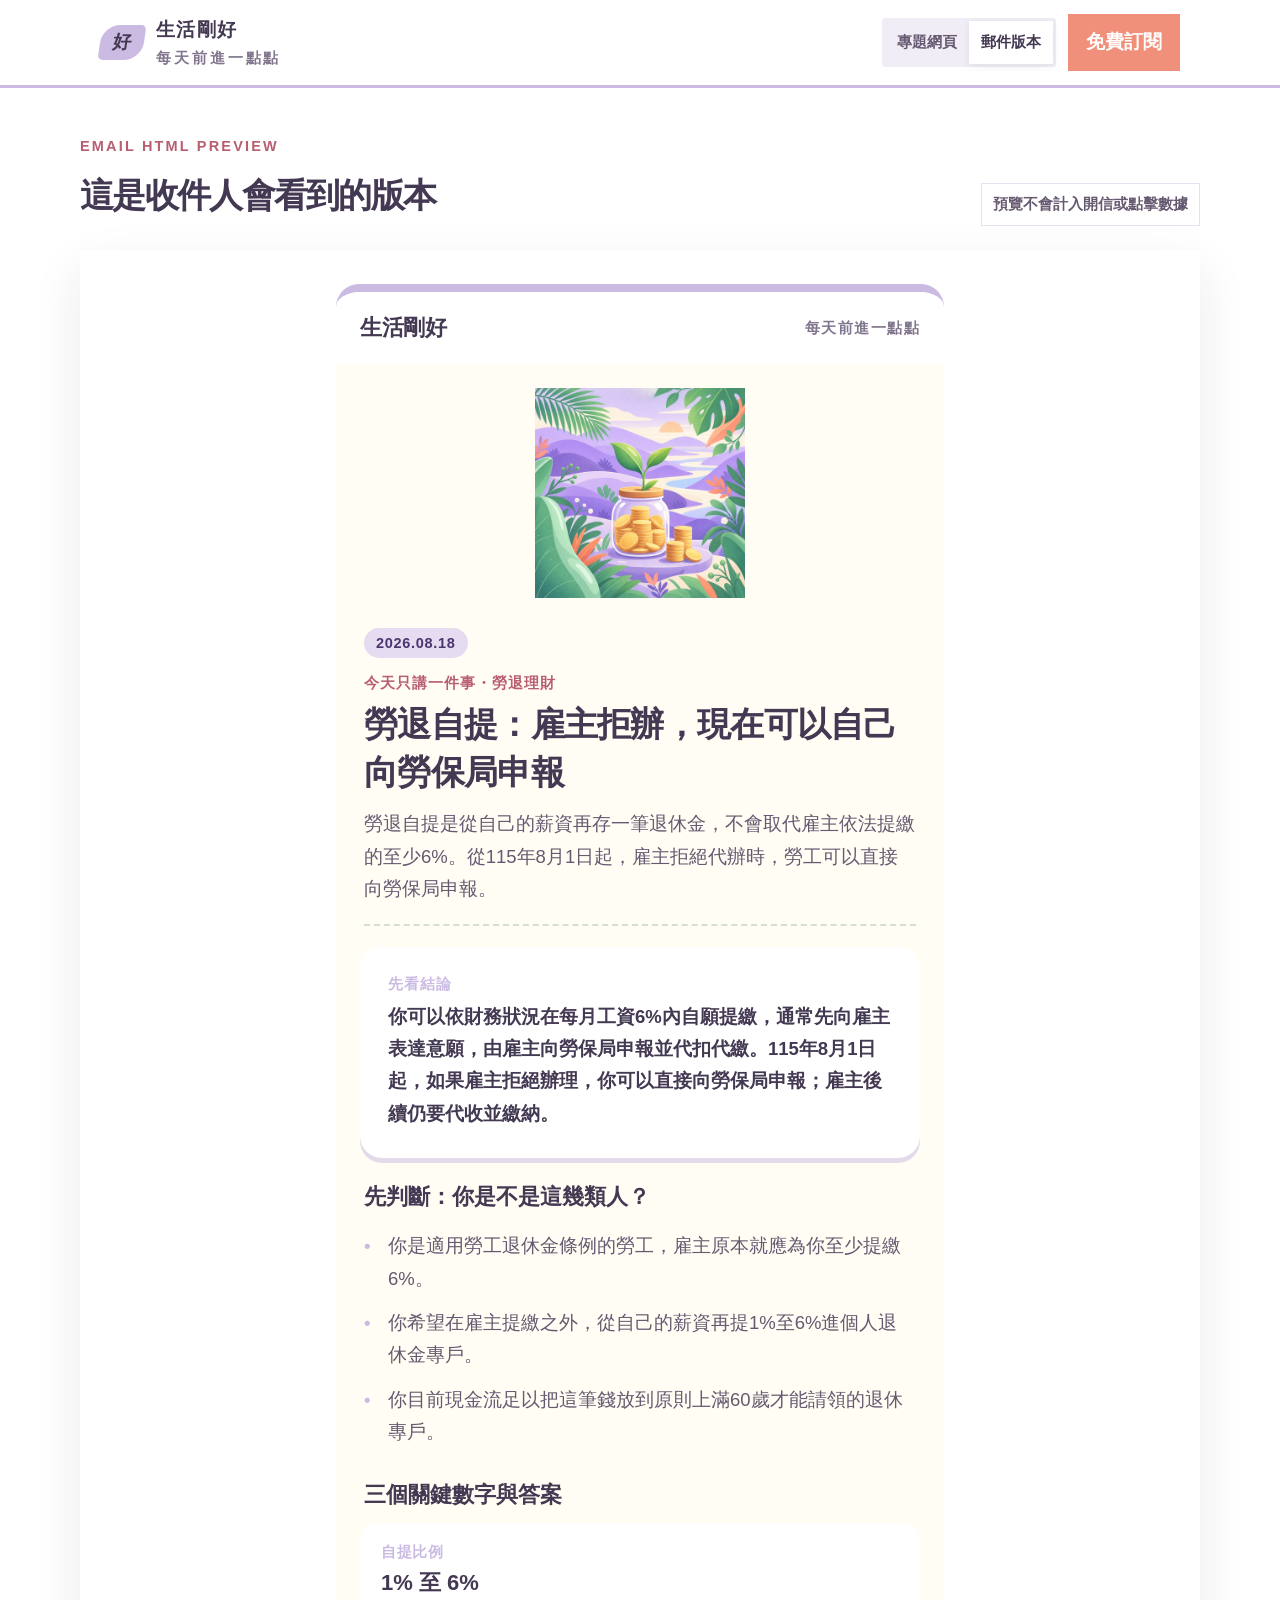
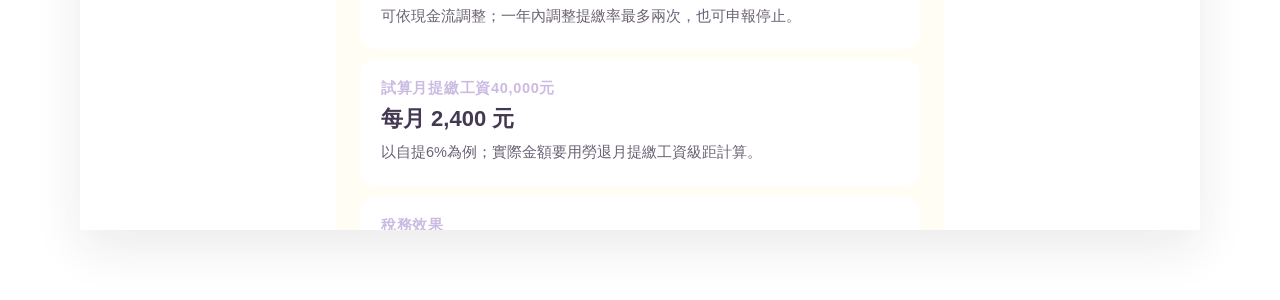
<file: life/issues/2026-08-18/labor-pension-voluntary-contribution-2026/email/index.html>
<!doctype html>
<html lang="zh-Hant-TW">
<head>
  <meta charset="utf-8">
  <meta name="viewport" content="width=device-width,initial-scale=1">
  <meta name="robots" content="noindex,nofollow">
  <title>郵件版本｜勞退自提：雇主拒辦，現在可以自己向勞保局申報｜生活剛好</title>
  <link rel="stylesheet" href="/life/issue.css?v=20260817-white">
</head>
<body class="email-preview-page">
  <header class="reader-header preview-header">
    <a class="reader-brand" href="/life/"><span>好</span><div><b>生活剛好</b><small>每天前進一點點</small></div></a>
    <div class="reader-actions">
      <nav class="view-switch" aria-label="內容版本">
        <a href="/life/issues/2026-08-18/labor-pension-voluntary-contribution-2026/">專題網頁</a>
        <a class="active" href="/life/issues/2026-08-18/labor-pension-voluntary-contribution-2026/email/" aria-current="page">郵件版本</a>
      </nav>
      <a class="reader-subscribe" href="/life/#subscribe">免費訂閱</a>
    </div>
  </header>
  <main class="email-preview-shell">
    <div class="email-preview-intro"><div><p>EMAIL HTML PREVIEW</p><h1>這是收件人會看到的版本</h1></div><span>預覽不會計入開信或點擊數據</span></div>
    <iframe title="勞退自提：雇主拒辦，現在可以自己向勞保局申報郵件內容預覽" srcdoc="&lt;!doctype html&gt;
&lt;html lang=&quot;zh-Hant-TW&quot;&gt;
&lt;head&gt;&lt;meta charset=&quot;utf-8&quot;&gt;&lt;meta name=&quot;viewport&quot; content=&quot;width=device-width,initial-scale=1&quot;&gt;&lt;meta name=&quot;x-apple-disable-message-reformatting&quot;&gt;&lt;/head&gt;
&lt;body style=&quot;width:100%;margin:0;padding:0;background:#ffffff;color:#4a3570;-webkit-text-size-adjust:100%;-ms-text-size-adjust:100%&quot;&gt;
  &lt;div style=&quot;display:none;max-height:0;overflow:hidden;opacity:0;color:transparent&quot;&gt;1%到6%怎麼選、能省多少稅、雇主拒辦時要找誰。&amp;nbsp;&amp;zwnj;&amp;nbsp;&amp;zwnj;&amp;nbsp;&amp;zwnj;&lt;/div&gt;
  &lt;table width=&quot;100%&quot; role=&quot;presentation&quot; cellspacing=&quot;0&quot; cellpadding=&quot;0&quot; border=&quot;0&quot; style=&quot;width:100%;border-collapse:collapse;background:#ffffff&quot;&gt;
    &lt;tr&gt;&lt;td align=&quot;center&quot; style=&quot;padding:28px 10px 40px 10px&quot;&gt;
      &lt;table width=&quot;100%&quot; role=&quot;presentation&quot; cellspacing=&quot;0&quot; cellpadding=&quot;0&quot; border=&quot;0&quot; style=&quot;width:100%;max-width:620px;border-collapse:separate;background:#fffdf4;border:6px solid #ffffff;border-radius:30px;box-shadow:0 10px 0 #d8cae8&quot;&gt;
        &lt;tr&gt;
          &lt;td align=&quot;center&quot; bgcolor=&quot;#ffffff&quot; style=&quot;padding:21px 24px;background:#ffffff;border-top:8px solid #cbbbe3;border-radius:23px 23px 0 0&quot;&gt;
            &lt;table width=&quot;100%&quot; role=&quot;presentation&quot; cellspacing=&quot;0&quot; cellpadding=&quot;0&quot; border=&quot;0&quot;&gt;
              &lt;tr&gt;
                &lt;td align=&quot;left&quot; style=&quot;color:#443952;font-family:Arial,'PingFang TC','Microsoft JhengHei',sans-serif;font-size:22px;font-weight:800;letter-spacing:-.5px&quot;&gt;生活剛好&lt;/td&gt;
                &lt;td align=&quot;right&quot; style=&quot;color:#81768d;font-family:Arial,sans-serif;font-size:14.5px;font-weight:800;letter-spacing:1.5px&quot;&gt;每天前進一點點&lt;/td&gt;
              &lt;/tr&gt;
            &lt;/table&gt;
          &lt;/td&gt;
        &lt;/tr&gt;
        &lt;tr&gt;&lt;td align=&quot;center&quot; style=&quot;padding:24px 28px 0 28px&quot;&gt;&lt;img src=&quot;https://guanwei-cmd.github.io/life/assets/labor-pension-purple.png&quot; width=&quot;210&quot; alt=&quot;&quot; style=&quot;display:block;width:210px;max-width:58%;height:auto;border:0;outline:none&quot;&gt;&lt;/td&gt;&lt;/tr&gt;
        &lt;tr&gt;
          &lt;td style=&quot;padding:30px 28px 14px 28px&quot;&gt;
            &lt;table role=&quot;presentation&quot; cellspacing=&quot;0&quot; cellpadding=&quot;0&quot; border=&quot;0&quot;&gt;&lt;tr&gt;&lt;td bgcolor=&quot;#e5dcf1&quot; style=&quot;padding:7px 12px;background:#e5dcf1;border-radius:99px;color:#4a3570;font-family:Arial,'PingFang TC','Microsoft JhengHei',sans-serif;font-size:14.5px;font-weight:800;letter-spacing:.7px&quot;&gt;2026.08.18&lt;/td&gt;&lt;/tr&gt;&lt;/table&gt;
            &lt;p style=&quot;margin:16px 0 8px 0;color:#b85e70;font-family:Arial,'PingFang TC','Microsoft JhengHei',sans-serif;font-size:14.5px;font-weight:800;letter-spacing:1px&quot;&gt;今天只講一件事・勞退理財&lt;/p&gt;
            &lt;h1 style=&quot;margin:0 0 12px 0;color:#443952;font-family:Arial,'PingFang TC','Microsoft JhengHei',sans-serif;font-size:34px;font-weight:800;line-height:1.4;letter-spacing:-.7px&quot;&gt;勞退自提：雇主拒辦，現在可以自己向勞保局申報&lt;/h1&gt;
            &lt;p style=&quot;margin:0;color:#655a70;font-family:Arial,'PingFang TC','Microsoft JhengHei',sans-serif;font-size:18.5px;font-weight:500;line-height:1.755&quot;&gt;勞退自提是從自己的薪資再存一筆退休金，不會取代雇主依法提繳的至少6%。從115年8月1日起，雇主拒絕代辦時，勞工可以直接向勞保局申報。&lt;/p&gt;
          &lt;/td&gt;
        &lt;/tr&gt;
        &lt;tr&gt;&lt;td style=&quot;padding:4px 28px 20px 28px&quot;&gt;&lt;table width=&quot;100%&quot; role=&quot;presentation&quot; cellspacing=&quot;0&quot; cellpadding=&quot;0&quot; border=&quot;0&quot;&gt;&lt;tr&gt;&lt;td style=&quot;height:1px;border-top:2px dashed #d5dfd4;font-size:0;line-height:0&quot;&gt;&amp;nbsp;&lt;/td&gt;&lt;/tr&gt;&lt;/table&gt;&lt;/td&gt;&lt;/tr&gt;
        &lt;tr&gt;
          &lt;td style=&quot;padding:0 24px 18px 24px&quot;&gt;
            &lt;table width=&quot;100%&quot; role=&quot;presentation&quot; cellspacing=&quot;0&quot; cellpadding=&quot;0&quot; border=&quot;0&quot; style=&quot;width:100%;background:#ffffff;border:4px solid #ffffff;border-radius:22px;box-shadow:0 5px 0 #e3dbea&quot;&gt;
              &lt;tr&gt;&lt;td style=&quot;padding:24px&quot;&gt;
                &lt;p style=&quot;margin:0 0 7px 0;color:#cbbbe3;font-family:Arial,'PingFang TC','Microsoft JhengHei',sans-serif;font-size:14.5px;font-weight:800;letter-spacing:1px&quot;&gt;先看結論&lt;/p&gt;
                &lt;p style=&quot;margin:0;color:#443952;font-family:Arial,'PingFang TC','Microsoft JhengHei',sans-serif;font-size:18.5px;font-weight:700;line-height:1.75&quot;&gt;你可以依財務狀況在每月工資6%內自願提繳，通常先向雇主表達意願，由雇主向勞保局申報並代扣代繳。115年8月1日起，如果雇主拒絕辦理，你可以直接向勞保局申報；雇主後續仍要代收並繳納。&lt;/p&gt;
              &lt;/td&gt;&lt;/tr&gt;
            &lt;/table&gt;
          &lt;/td&gt;
        &lt;/tr&gt;
        &lt;tr&gt;&lt;td style=&quot;padding:4px 28px 11px 28px&quot;&gt;&lt;p style=&quot;margin:0;color:#443952;font-family:Arial,'PingFang TC','Microsoft JhengHei',sans-serif;font-size:22px;font-weight:800;line-height:1.5&quot;&gt;先判斷：你是不是這幾類人？&lt;/p&gt;&lt;/td&gt;&lt;/tr&gt;
        &lt;tr&gt;&lt;td style=&quot;padding:0 28px 23px 28px&quot;&gt;&lt;table width=&quot;100%&quot; role=&quot;presentation&quot; cellspacing=&quot;0&quot; cellpadding=&quot;0&quot; border=&quot;0&quot;&gt;&lt;tr&gt;&lt;td width=&quot;24&quot; valign=&quot;top&quot; style=&quot;width:24px;padding:6px 0;color:#cbbbe3;font-family:Arial,sans-serif;font-size:18.5px;font-weight:800;line-height:1.75&quot;&gt;•&lt;/td&gt;&lt;td valign=&quot;top&quot; style=&quot;padding:6px 0;color:#655a70;font-family:Arial,'PingFang TC','Microsoft JhengHei',sans-serif;font-size:18.5px;font-weight:500;line-height:1.755&quot;&gt;你是適用勞工退休金條例的勞工，雇主原本就應為你至少提繳6%。&lt;/td&gt;&lt;/tr&gt;&lt;tr&gt;&lt;td width=&quot;24&quot; valign=&quot;top&quot; style=&quot;width:24px;padding:6px 0;color:#cbbbe3;font-family:Arial,sans-serif;font-size:18.5px;font-weight:800;line-height:1.75&quot;&gt;•&lt;/td&gt;&lt;td valign=&quot;top&quot; style=&quot;padding:6px 0;color:#655a70;font-family:Arial,'PingFang TC','Microsoft JhengHei',sans-serif;font-size:18.5px;font-weight:500;line-height:1.755&quot;&gt;你希望在雇主提繳之外，從自己的薪資再提1%至6%進個人退休金專戶。&lt;/td&gt;&lt;/tr&gt;&lt;tr&gt;&lt;td width=&quot;24&quot; valign=&quot;top&quot; style=&quot;width:24px;padding:6px 0;color:#cbbbe3;font-family:Arial,sans-serif;font-size:18.5px;font-weight:800;line-height:1.75&quot;&gt;•&lt;/td&gt;&lt;td valign=&quot;top&quot; style=&quot;padding:6px 0;color:#655a70;font-family:Arial,'PingFang TC','Microsoft JhengHei',sans-serif;font-size:18.5px;font-weight:500;line-height:1.755&quot;&gt;你目前現金流足以把這筆錢放到原則上滿60歲才能請領的退休專戶。&lt;/td&gt;&lt;/tr&gt;&lt;/table&gt;&lt;/td&gt;&lt;/tr&gt;
        &lt;tr&gt;&lt;td style=&quot;padding:0 28px 12px 28px&quot;&gt;&lt;p style=&quot;margin:0;color:#443952;font-family:Arial,'PingFang TC','Microsoft JhengHei',sans-serif;font-size:22px;font-weight:800;line-height:1.5&quot;&gt;三個關鍵數字與答案&lt;/p&gt;&lt;/td&gt;&lt;/tr&gt;
        &lt;tr&gt;&lt;td style=&quot;padding:0 24px 22px 24px&quot;&gt;&lt;table width=&quot;100%&quot; role=&quot;presentation&quot; cellspacing=&quot;0&quot; cellpadding=&quot;0&quot; border=&quot;0&quot;&gt;&lt;tr&gt;&lt;td style=&quot;padding:0 0 10px 0&quot;&gt;&lt;table width=&quot;100%&quot; role=&quot;presentation&quot; cellspacing=&quot;0&quot; cellpadding=&quot;0&quot; border=&quot;0&quot; style=&quot;width:100%;background:#ffffff;border:3px solid #ffffff;border-radius:16px&quot;&gt;&lt;tr&gt;&lt;td style=&quot;padding:17px 18px&quot;&gt;&lt;p style=&quot;margin:0 0 4px 0;color:#cbbbe3;font-family:Arial,'PingFang TC','Microsoft JhengHei',sans-serif;font-size:14.5px;font-weight:800;letter-spacing:.7px&quot;&gt;自提比例&lt;/p&gt;&lt;p style=&quot;margin:0 0 5px 0;color:#443952;font-family:Arial,'PingFang TC','Microsoft JhengHei',sans-serif;font-size:22px;font-weight:800;line-height:1.5&quot;&gt;1% 至 6%&lt;/p&gt;&lt;p style=&quot;margin:0;color:#6b6174;font-family:Arial,'PingFang TC','Microsoft JhengHei',sans-serif;font-size:14.5px;font-weight:500;line-height:1.75&quot;&gt;可依現金流調整；一年內調整提繳率最多兩次，也可申報停止。&lt;/p&gt;&lt;/td&gt;&lt;/tr&gt;&lt;/table&gt;&lt;/td&gt;&lt;/tr&gt;&lt;tr&gt;&lt;td style=&quot;padding:0 0 10px 0&quot;&gt;&lt;table width=&quot;100%&quot; role=&quot;presentation&quot; cellspacing=&quot;0&quot; cellpadding=&quot;0&quot; border=&quot;0&quot; style=&quot;width:100%;background:#ffffff;border:3px solid #ffffff;border-radius:16px&quot;&gt;&lt;tr&gt;&lt;td style=&quot;padding:17px 18px&quot;&gt;&lt;p style=&quot;margin:0 0 4px 0;color:#cbbbe3;font-family:Arial,'PingFang TC','Microsoft JhengHei',sans-serif;font-size:14.5px;font-weight:800;letter-spacing:.7px&quot;&gt;試算月提繳工資40,000元&lt;/p&gt;&lt;p style=&quot;margin:0 0 5px 0;color:#443952;font-family:Arial,'PingFang TC','Microsoft JhengHei',sans-serif;font-size:22px;font-weight:800;line-height:1.5&quot;&gt;每月 2,400 元&lt;/p&gt;&lt;p style=&quot;margin:0;color:#6b6174;font-family:Arial,'PingFang TC','Microsoft JhengHei',sans-serif;font-size:14.5px;font-weight:500;line-height:1.75&quot;&gt;以自提6%為例；實際金額要用勞退月提繳工資級距計算。&lt;/p&gt;&lt;/td&gt;&lt;/tr&gt;&lt;/table&gt;&lt;/td&gt;&lt;/tr&gt;&lt;tr&gt;&lt;td style=&quot;padding:0 0 10px 0&quot;&gt;&lt;table width=&quot;100%&quot; role=&quot;presentation&quot; cellspacing=&quot;0&quot; cellpadding=&quot;0&quot; border=&quot;0&quot; style=&quot;width:100%;background:#ffffff;border:3px solid #ffffff;border-radius:16px&quot;&gt;&lt;tr&gt;&lt;td style=&quot;padding:17px 18px&quot;&gt;&lt;p style=&quot;margin:0 0 4px 0;color:#cbbbe3;font-family:Arial,'PingFang TC','Microsoft JhengHei',sans-serif;font-size:14.5px;font-weight:800;letter-spacing:.7px&quot;&gt;稅務效果&lt;/p&gt;&lt;p style=&quot;margin:0 0 5px 0;color:#443952;font-family:Arial,'PingFang TC','Microsoft JhengHei',sans-serif;font-size:22px;font-weight:800;line-height:1.5&quot;&gt;自提金額不計薪資所得&lt;/p&gt;&lt;p style=&quot;margin:0;color:#6b6174;font-family:Arial,'PingFang TC','Microsoft JhengHei',sans-serif;font-size:14.5px;font-weight:500;line-height:1.75&quot;&gt;當年度自願提繳的退休金，可從薪資所得總額中排除。&lt;/p&gt;&lt;/td&gt;&lt;/tr&gt;&lt;/table&gt;&lt;/td&gt;&lt;/tr&gt;&lt;/table&gt;&lt;/td&gt;&lt;/tr&gt;
        &lt;tr&gt;&lt;td style=&quot;padding:0 28px 11px 28px&quot;&gt;&lt;p style=&quot;margin:0;color:#443952;font-family:Arial,'PingFang TC','Microsoft JhengHei',sans-serif;font-size:22px;font-weight:800;line-height:1.5&quot;&gt;接下來怎麼做&lt;/p&gt;&lt;/td&gt;&lt;/tr&gt;
        &lt;tr&gt;&lt;td style=&quot;padding:0 28px 25px 28px&quot;&gt;&lt;table width=&quot;100%&quot; role=&quot;presentation&quot; cellspacing=&quot;0&quot; cellpadding=&quot;0&quot; border=&quot;0&quot;&gt;&lt;tr&gt;&lt;td width=&quot;47&quot; valign=&quot;top&quot; style=&quot;width:47px;padding:9px 0&quot;&gt;&lt;table role=&quot;presentation&quot; cellspacing=&quot;0&quot; cellpadding=&quot;0&quot; border=&quot;0&quot;&gt;&lt;tr&gt;&lt;td align=&quot;center&quot; bgcolor=&quot;#cbbbe3&quot; style=&quot;width:34px;height:34px;background:#cbbbe3;border:3px solid #ffffff;border-radius:50%;color:#443952;font-family:Arial,sans-serif;font-size:14.5px;font-weight:800;line-height:34px&quot;&gt;01&lt;/td&gt;&lt;/tr&gt;&lt;/table&gt;&lt;/td&gt;&lt;td valign=&quot;top&quot; style=&quot;padding:9px 0&quot;&gt;&lt;p style=&quot;margin:0 0 3px 0;color:#443952;font-family:Arial,'PingFang TC','Microsoft JhengHei',sans-serif;font-size:18.5px;font-weight:800;line-height:1.75&quot;&gt;先選一個不影響生活的比例&lt;/p&gt;&lt;p style=&quot;margin:0;color:#655a70;font-family:Arial,'PingFang TC','Microsoft JhengHei',sans-serif;font-size:18.5px;font-weight:500;line-height:1.755&quot;&gt;可以從1%開始，不必一開始就拉到6%。以月提繳工資40,000元為例，1%是400元，3%是1,200元，6%是2,400元。&lt;/p&gt;&lt;/td&gt;&lt;/tr&gt;&lt;tr&gt;&lt;td width=&quot;47&quot; valign=&quot;top&quot; style=&quot;width:47px;padding:9px 0&quot;&gt;&lt;table role=&quot;presentation&quot; cellspacing=&quot;0&quot; cellpadding=&quot;0&quot; border=&quot;0&quot;&gt;&lt;tr&gt;&lt;td align=&quot;center&quot; bgcolor=&quot;#cbbbe3&quot; style=&quot;width:34px;height:34px;background:#cbbbe3;border:3px solid #ffffff;border-radius:50%;color:#443952;font-family:Arial,sans-serif;font-size:14.5px;font-weight:800;line-height:34px&quot;&gt;02&lt;/td&gt;&lt;/tr&gt;&lt;/table&gt;&lt;/td&gt;&lt;td valign=&quot;top&quot; style=&quot;padding:9px 0&quot;&gt;&lt;p style=&quot;margin:0 0 3px 0;color:#443952;font-family:Arial,'PingFang TC','Microsoft JhengHei',sans-serif;font-size:18.5px;font-weight:800;line-height:1.75&quot;&gt;用口頭或書面向雇主表達&lt;/p&gt;&lt;p style=&quot;margin:0;color:#655a70;font-family:Arial,'PingFang TC','Microsoft JhengHei',sans-serif;font-size:18.5px;font-weight:500;line-height:1.755&quot;&gt;由雇主填寫勞工退休金提繳申報表送勞保局，之後每月從薪資收取自提金額並代為繳納。建議保留書面或電子紀錄。&lt;/p&gt;&lt;/td&gt;&lt;/tr&gt;&lt;tr&gt;&lt;td width=&quot;47&quot; valign=&quot;top&quot; style=&quot;width:47px;padding:9px 0&quot;&gt;&lt;table role=&quot;presentation&quot; cellspacing=&quot;0&quot; cellpadding=&quot;0&quot; border=&quot;0&quot;&gt;&lt;tr&gt;&lt;td align=&quot;center&quot; bgcolor=&quot;#cbbbe3&quot; style=&quot;width:34px;height:34px;background:#cbbbe3;border:3px solid #ffffff;border-radius:50%;color:#443952;font-family:Arial,sans-serif;font-size:14.5px;font-weight:800;line-height:34px&quot;&gt;03&lt;/td&gt;&lt;/tr&gt;&lt;/table&gt;&lt;/td&gt;&lt;td valign=&quot;top&quot; style=&quot;padding:9px 0&quot;&gt;&lt;p style=&quot;margin:0 0 3px 0;color:#443952;font-family:Arial,'PingFang TC','Microsoft JhengHei',sans-serif;font-size:18.5px;font-weight:800;line-height:1.75&quot;&gt;雇主拒辦就直接找勞保局&lt;/p&gt;&lt;p style=&quot;margin:0;color:#655a70;font-family:Arial,'PingFang TC','Microsoft JhengHei',sans-serif;font-size:18.5px;font-weight:500;line-height:1.755&quot;&gt;115年8月1日起，雇主不得拒絕。遇到拒辦，可直接向勞保局申報或先打02-2396-1266詢問要準備的資料。&lt;/p&gt;&lt;/td&gt;&lt;/tr&gt;&lt;/table&gt;&lt;/td&gt;&lt;/tr&gt;
        &lt;tr&gt;&lt;td style=&quot;padding:0 24px 12px 24px&quot;&gt;&lt;table width=&quot;100%&quot; role=&quot;presentation&quot; cellspacing=&quot;0&quot; cellpadding=&quot;0&quot; border=&quot;0&quot; style=&quot;width:100%;background:#ffffff;border:3px solid #ffffff;border-radius:18px&quot;&gt;&lt;tr&gt;&lt;td style=&quot;padding:20px&quot;&gt;&lt;p style=&quot;margin:0 0 8px 0;color:#cbbbe3;font-family:Arial,'PingFang TC','Microsoft JhengHei',sans-serif;font-size:18.5px;font-weight:800&quot;&gt;先把這些資料找出來&lt;/p&gt;&lt;table width=&quot;100%&quot; role=&quot;presentation&quot; cellspacing=&quot;0&quot; cellpadding=&quot;0&quot; border=&quot;0&quot;&gt;&lt;tr&gt;&lt;td width=&quot;18&quot; valign=&quot;top&quot; style=&quot;width:18px;padding:4px 0;color:#ba7d4a;font-family:Arial,sans-serif;font-size:18.5px;font-weight:800&quot;&gt;•&lt;/td&gt;&lt;td valign=&quot;top&quot; style=&quot;padding:4px 0;color:#655a70;font-family:Arial,'PingFang TC','Microsoft JhengHei',sans-serif;font-size:18.5px;font-weight:500;line-height:1.75&quot;&gt;最近薪資單與勞退月提繳工資資料；實際提繳不是一律直接用實領月薪計算。&lt;/td&gt;&lt;/tr&gt;&lt;tr&gt;&lt;td width=&quot;18&quot; valign=&quot;top&quot; style=&quot;width:18px;padding:4px 0;color:#ba7d4a;font-family:Arial,sans-serif;font-size:18.5px;font-weight:800&quot;&gt;•&lt;/td&gt;&lt;td valign=&quot;top&quot; style=&quot;padding:4px 0;color:#655a70;font-family:Arial,'PingFang TC','Microsoft JhengHei',sans-serif;font-size:18.5px;font-weight:500;line-height:1.75&quot;&gt;想選擇的自提比例，以及每月可以承受的現金流減少金額。&lt;/td&gt;&lt;/tr&gt;&lt;tr&gt;&lt;td width=&quot;18&quot; valign=&quot;top&quot; style=&quot;width:18px;padding:4px 0;color:#ba7d4a;font-family:Arial,sans-serif;font-size:18.5px;font-weight:800&quot;&gt;•&lt;/td&gt;&lt;td valign=&quot;top&quot; style=&quot;padding:4px 0;color:#655a70;font-family:Arial,'PingFang TC','Microsoft JhengHei',sans-serif;font-size:18.5px;font-weight:500;line-height:1.75&quot;&gt;勞工退休金個人自願提繳徵詢表或可證明你已向雇主表達意願的書面紀錄。&lt;/td&gt;&lt;/tr&gt;&lt;/table&gt;&lt;/td&gt;&lt;/tr&gt;&lt;/table&gt;&lt;/td&gt;&lt;/tr&gt;
        &lt;tr&gt;&lt;td style=&quot;padding:0 24px 24px 24px&quot;&gt;&lt;table width=&quot;100%&quot; role=&quot;presentation&quot; cellspacing=&quot;0&quot; cellpadding=&quot;0&quot; border=&quot;0&quot; style=&quot;width:100%;background:#f8e5e9;border:3px solid #ffffff;border-radius:18px&quot;&gt;&lt;tr&gt;&lt;td style=&quot;padding:20px&quot;&gt;&lt;p style=&quot;margin:0 0 8px 0;color:#a14f63;font-family:Arial,'PingFang TC','Microsoft JhengHei',sans-serif;font-size:18.5px;font-weight:800&quot;&gt;容易卡住的地方&lt;/p&gt;&lt;table width=&quot;100%&quot; role=&quot;presentation&quot; cellspacing=&quot;0&quot; cellpadding=&quot;0&quot; border=&quot;0&quot;&gt;&lt;tr&gt;&lt;td width=&quot;18&quot; valign=&quot;top&quot; style=&quot;width:18px;padding:4px 0;color:#b85e70;font-family:Arial,sans-serif;font-size:18.5px;font-weight:800&quot;&gt;•&lt;/td&gt;&lt;td valign=&quot;top&quot; style=&quot;padding:4px 0;color:#695964;font-family:Arial,'PingFang TC','Microsoft JhengHei',sans-serif;font-size:18.5px;font-weight:500;line-height:1.75&quot;&gt;自提不會取代雇主依法負擔的至少6%；若雇主把自己的6%轉嫁給你，就是另一個問題。&lt;/td&gt;&lt;/tr&gt;&lt;tr&gt;&lt;td width=&quot;18&quot; valign=&quot;top&quot; style=&quot;width:18px;padding:4px 0;color:#b85e70;font-family:Arial,sans-serif;font-size:18.5px;font-weight:800&quot;&gt;•&lt;/td&gt;&lt;td valign=&quot;top&quot; style=&quot;padding:4px 0;color:#695964;font-family:Arial,'PingFang TC','Microsoft JhengHei',sans-serif;font-size:18.5px;font-weight:500;line-height:1.75&quot;&gt;自提金額進入勞退個人專戶，原則上要年滿60歲才能請領，不適合拿緊急預備金來做。&lt;/td&gt;&lt;/tr&gt;&lt;tr&gt;&lt;td width=&quot;18&quot; valign=&quot;top&quot; style=&quot;width:18px;padding:4px 0;color:#b85e70;font-family:Arial,sans-serif;font-size:18.5px;font-weight:800&quot;&gt;•&lt;/td&gt;&lt;td valign=&quot;top&quot; style=&quot;padding:4px 0;color:#695964;font-family:Arial,'PingFang TC','Microsoft JhengHei',sans-serif;font-size:18.5px;font-weight:500;line-height:1.75&quot;&gt;所謂保證收益是請領時計算不低於當地銀行二年定期存款利率，不等於每年固定配息。&lt;/td&gt;&lt;/tr&gt;&lt;/table&gt;&lt;/td&gt;&lt;/tr&gt;&lt;/table&gt;&lt;/td&gt;&lt;/tr&gt;
        &lt;tr&gt;&lt;td align=&quot;center&quot; style=&quot;padding:5px 24px 27px 24px&quot;&gt;
          &lt;p style=&quot;margin:0 0 15px 0;color:#81768d;font-family:Arial,'PingFang TC','Microsoft JhengHei',sans-serif;font-size:14.5px;font-weight:500;line-height:1.755&quot;&gt;信裡已放進足夠做初步判斷的資訊。&lt;br&gt;需要完整文件清單、全部步驟、FAQ 與查核依據時，再開專題頁。&lt;/p&gt;
          &lt;table role=&quot;presentation&quot; cellspacing=&quot;0&quot; cellpadding=&quot;0&quot; border=&quot;0&quot;&gt;&lt;tr&gt;&lt;td bgcolor=&quot;#f0907a&quot; style=&quot;background:#f0907a;border-radius:99px;box-shadow:0 4px 0 #b85e70&quot;&gt;&lt;a href=&quot;https://guanwei-cmd.github.io/life/issues/2026-08-18/labor-pension-voluntary-contribution-2026/&quot; style=&quot;display:inline-block;padding:13px 23px;color:#443952;font-family:Arial,'PingFang TC','Microsoft JhengHei',sans-serif;font-size:18.5px;font-weight:800;text-decoration:none&quot;&gt;打開完整專題頁&amp;nbsp; &amp;gt;&lt;/a&gt;&lt;/td&gt;&lt;/tr&gt;&lt;/table&gt;
        &lt;/td&gt;&lt;/tr&gt;
        &lt;tr&gt;
          &lt;td align=&quot;center&quot; bgcolor=&quot;#4a3570&quot; style=&quot;padding:24px 22px;background:#4a3570;border-radius:0 0 23px 23px;color:#dbe9e4;font-family:Arial,'PingFang TC','Microsoft JhengHei',sans-serif;font-size:14.5px;font-weight:500;line-height:1.75&quot;&gt;
            你收到這封信，是因為曾訂閱「生活剛好」。&lt;br&gt;
            &lt;a href=&quot;https://guanwei-cmd.github.io/life/#subscribe&quot; style=&quot;color:#ffffff;font-weight:800;text-decoration:underline&quot;&gt;不想再收到？一鍵退訂&lt;/a&gt;
          &lt;/td&gt;
        &lt;/tr&gt;
      &lt;/table&gt;
      
    &lt;/td&gt;&lt;/tr&gt;
  &lt;/table&gt;
&lt;/body&gt;
&lt;/html&gt;" sandbox="allow-popups allow-popups-to-escape-sandbox" loading="eager"></iframe>
  </main>
</body>
</html>
</file>
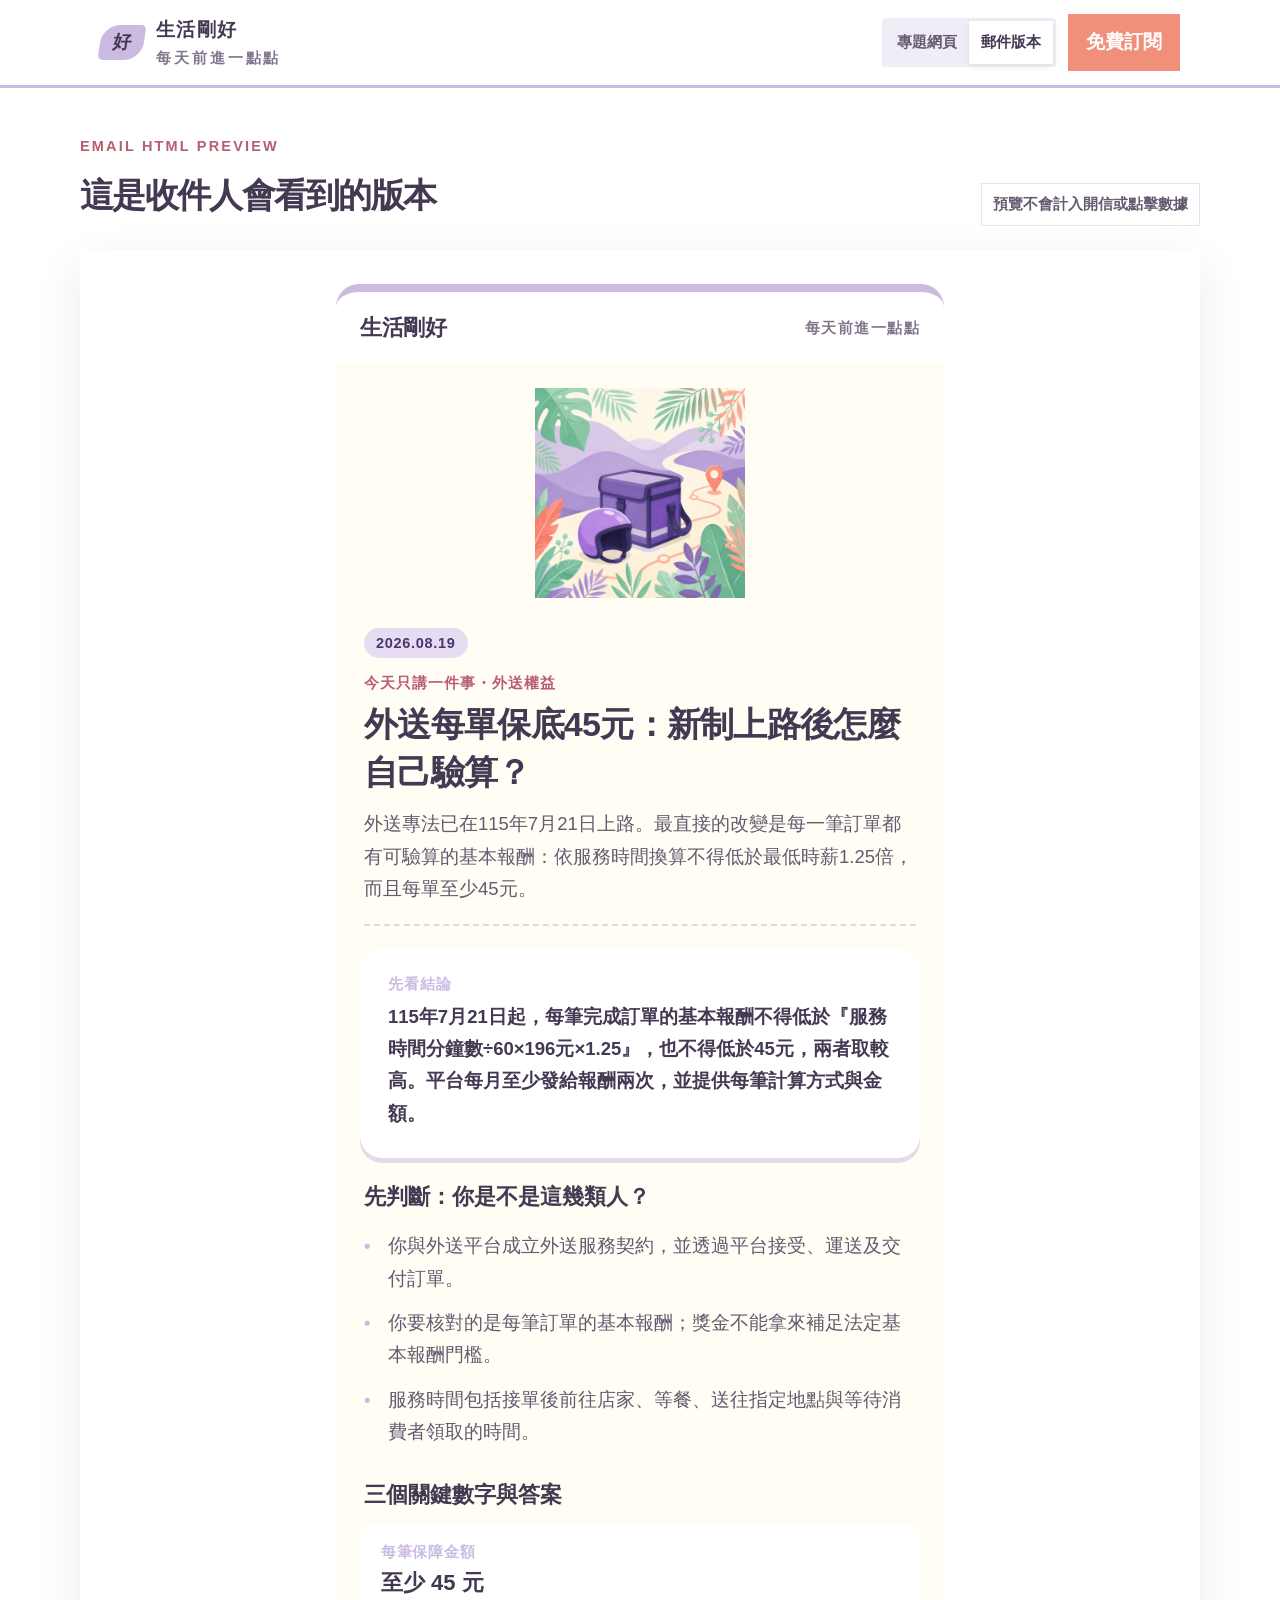
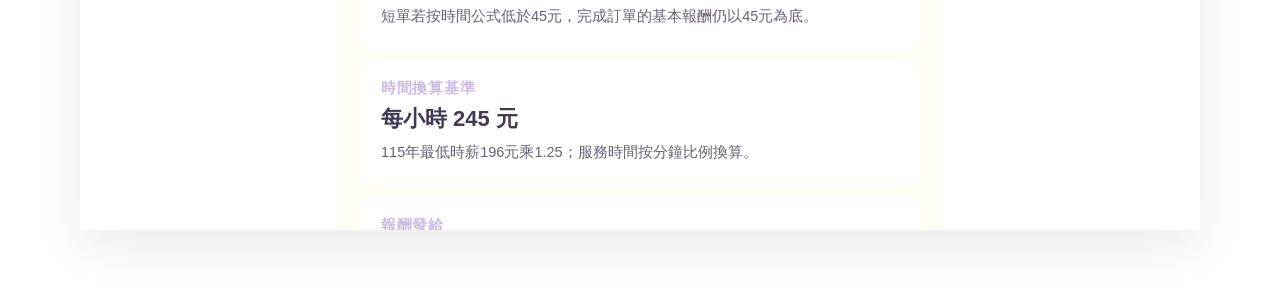
<file: life/issues/2026-08-19/delivery-worker-rights-2026/email/index.html>
<!doctype html>
<html lang="zh-Hant-TW">
<head>
  <meta charset="utf-8">
  <meta name="viewport" content="width=device-width,initial-scale=1">
  <meta name="robots" content="noindex,nofollow">
  <title>郵件版本｜外送每單保底45元：新制上路後怎麼自己驗算？｜生活剛好</title>
  <link rel="stylesheet" href="/life/issue.css?v=20260817-white">
</head>
<body class="email-preview-page">
  <header class="reader-header preview-header">
    <a class="reader-brand" href="/life/"><span>好</span><div><b>生活剛好</b><small>每天前進一點點</small></div></a>
    <div class="reader-actions">
      <nav class="view-switch" aria-label="內容版本">
        <a href="/life/issues/2026-08-19/delivery-worker-rights-2026/">專題網頁</a>
        <a class="active" href="/life/issues/2026-08-19/delivery-worker-rights-2026/email/" aria-current="page">郵件版本</a>
      </nav>
      <a class="reader-subscribe" href="/life/#subscribe">免費訂閱</a>
    </div>
  </header>
  <main class="email-preview-shell">
    <div class="email-preview-intro"><div><p>EMAIL HTML PREVIEW</p><h1>這是收件人會看到的版本</h1></div><span>預覽不會計入開信或點擊數據</span></div>
    <iframe title="外送每單保底45元：新制上路後怎麼自己驗算？郵件內容預覽" srcdoc="&lt;!doctype html&gt;
&lt;html lang=&quot;zh-Hant-TW&quot;&gt;
&lt;head&gt;&lt;meta charset=&quot;utf-8&quot;&gt;&lt;meta name=&quot;viewport&quot; content=&quot;width=device-width,initial-scale=1&quot;&gt;&lt;meta name=&quot;x-apple-disable-message-reformatting&quot;&gt;&lt;/head&gt;
&lt;body style=&quot;width:100%;margin:0;padding:0;background:#ffffff;color:#4a3570;-webkit-text-size-adjust:100%;-ms-text-size-adjust:100%&quot;&gt;
  &lt;div style=&quot;display:none;max-height:0;overflow:hidden;opacity:0;color:transparent&quot;&gt;1.25倍最低時薪、服務時間怎麼算、拒單與颱風天又有哪些保障。&amp;nbsp;&amp;zwnj;&amp;nbsp;&amp;zwnj;&amp;nbsp;&amp;zwnj;&lt;/div&gt;
  &lt;table width=&quot;100%&quot; role=&quot;presentation&quot; cellspacing=&quot;0&quot; cellpadding=&quot;0&quot; border=&quot;0&quot; style=&quot;width:100%;border-collapse:collapse;background:#ffffff&quot;&gt;
    &lt;tr&gt;&lt;td align=&quot;center&quot; style=&quot;padding:28px 10px 40px 10px&quot;&gt;
      &lt;table width=&quot;100%&quot; role=&quot;presentation&quot; cellspacing=&quot;0&quot; cellpadding=&quot;0&quot; border=&quot;0&quot; style=&quot;width:100%;max-width:620px;border-collapse:separate;background:#fffdf4;border:6px solid #ffffff;border-radius:30px;box-shadow:0 10px 0 #d8cae8&quot;&gt;
        &lt;tr&gt;
          &lt;td align=&quot;center&quot; bgcolor=&quot;#ffffff&quot; style=&quot;padding:21px 24px;background:#ffffff;border-top:8px solid #cbbbe3;border-radius:23px 23px 0 0&quot;&gt;
            &lt;table width=&quot;100%&quot; role=&quot;presentation&quot; cellspacing=&quot;0&quot; cellpadding=&quot;0&quot; border=&quot;0&quot;&gt;
              &lt;tr&gt;
                &lt;td align=&quot;left&quot; style=&quot;color:#443952;font-family:Arial,'PingFang TC','Microsoft JhengHei',sans-serif;font-size:22px;font-weight:800;letter-spacing:-.5px&quot;&gt;生活剛好&lt;/td&gt;
                &lt;td align=&quot;right&quot; style=&quot;color:#81768d;font-family:Arial,sans-serif;font-size:14.5px;font-weight:800;letter-spacing:1.5px&quot;&gt;每天前進一點點&lt;/td&gt;
              &lt;/tr&gt;
            &lt;/table&gt;
          &lt;/td&gt;
        &lt;/tr&gt;
        &lt;tr&gt;&lt;td align=&quot;center&quot; style=&quot;padding:24px 28px 0 28px&quot;&gt;&lt;img src=&quot;https://guanwei-cmd.github.io/life/assets/delivery-rights-purple.png&quot; width=&quot;210&quot; alt=&quot;&quot; style=&quot;display:block;width:210px;max-width:58%;height:auto;border:0;outline:none&quot;&gt;&lt;/td&gt;&lt;/tr&gt;
        &lt;tr&gt;
          &lt;td style=&quot;padding:30px 28px 14px 28px&quot;&gt;
            &lt;table role=&quot;presentation&quot; cellspacing=&quot;0&quot; cellpadding=&quot;0&quot; border=&quot;0&quot;&gt;&lt;tr&gt;&lt;td bgcolor=&quot;#e5dcf1&quot; style=&quot;padding:7px 12px;background:#e5dcf1;border-radius:99px;color:#4a3570;font-family:Arial,'PingFang TC','Microsoft JhengHei',sans-serif;font-size:14.5px;font-weight:800;letter-spacing:.7px&quot;&gt;2026.08.19&lt;/td&gt;&lt;/tr&gt;&lt;/table&gt;
            &lt;p style=&quot;margin:16px 0 8px 0;color:#b85e70;font-family:Arial,'PingFang TC','Microsoft JhengHei',sans-serif;font-size:14.5px;font-weight:800;letter-spacing:1px&quot;&gt;今天只講一件事・外送權益&lt;/p&gt;
            &lt;h1 style=&quot;margin:0 0 12px 0;color:#443952;font-family:Arial,'PingFang TC','Microsoft JhengHei',sans-serif;font-size:34px;font-weight:800;line-height:1.4;letter-spacing:-.7px&quot;&gt;外送每單保底45元：新制上路後怎麼自己驗算？&lt;/h1&gt;
            &lt;p style=&quot;margin:0;color:#655a70;font-family:Arial,'PingFang TC','Microsoft JhengHei',sans-serif;font-size:18.5px;font-weight:500;line-height:1.755&quot;&gt;外送專法已在115年7月21日上路。最直接的改變是每一筆訂單都有可驗算的基本報酬：依服務時間換算不得低於最低時薪1.25倍，而且每單至少45元。&lt;/p&gt;
          &lt;/td&gt;
        &lt;/tr&gt;
        &lt;tr&gt;&lt;td style=&quot;padding:4px 28px 20px 28px&quot;&gt;&lt;table width=&quot;100%&quot; role=&quot;presentation&quot; cellspacing=&quot;0&quot; cellpadding=&quot;0&quot; border=&quot;0&quot;&gt;&lt;tr&gt;&lt;td style=&quot;height:1px;border-top:2px dashed #d5dfd4;font-size:0;line-height:0&quot;&gt;&amp;nbsp;&lt;/td&gt;&lt;/tr&gt;&lt;/table&gt;&lt;/td&gt;&lt;/tr&gt;
        &lt;tr&gt;
          &lt;td style=&quot;padding:0 24px 18px 24px&quot;&gt;
            &lt;table width=&quot;100%&quot; role=&quot;presentation&quot; cellspacing=&quot;0&quot; cellpadding=&quot;0&quot; border=&quot;0&quot; style=&quot;width:100%;background:#ffffff;border:4px solid #ffffff;border-radius:22px;box-shadow:0 5px 0 #e3dbea&quot;&gt;
              &lt;tr&gt;&lt;td style=&quot;padding:24px&quot;&gt;
                &lt;p style=&quot;margin:0 0 7px 0;color:#cbbbe3;font-family:Arial,'PingFang TC','Microsoft JhengHei',sans-serif;font-size:14.5px;font-weight:800;letter-spacing:1px&quot;&gt;先看結論&lt;/p&gt;
                &lt;p style=&quot;margin:0;color:#443952;font-family:Arial,'PingFang TC','Microsoft JhengHei',sans-serif;font-size:18.5px;font-weight:700;line-height:1.75&quot;&gt;115年7月21日起，每筆完成訂單的基本報酬不得低於『服務時間分鐘數÷60×196元×1.25』，也不得低於45元，兩者取較高。平台每月至少發給報酬兩次，並提供每筆計算方式與金額。&lt;/p&gt;
              &lt;/td&gt;&lt;/tr&gt;
            &lt;/table&gt;
          &lt;/td&gt;
        &lt;/tr&gt;
        &lt;tr&gt;&lt;td style=&quot;padding:4px 28px 11px 28px&quot;&gt;&lt;p style=&quot;margin:0;color:#443952;font-family:Arial,'PingFang TC','Microsoft JhengHei',sans-serif;font-size:22px;font-weight:800;line-height:1.5&quot;&gt;先判斷：你是不是這幾類人？&lt;/p&gt;&lt;/td&gt;&lt;/tr&gt;
        &lt;tr&gt;&lt;td style=&quot;padding:0 28px 23px 28px&quot;&gt;&lt;table width=&quot;100%&quot; role=&quot;presentation&quot; cellspacing=&quot;0&quot; cellpadding=&quot;0&quot; border=&quot;0&quot;&gt;&lt;tr&gt;&lt;td width=&quot;24&quot; valign=&quot;top&quot; style=&quot;width:24px;padding:6px 0;color:#cbbbe3;font-family:Arial,sans-serif;font-size:18.5px;font-weight:800;line-height:1.75&quot;&gt;•&lt;/td&gt;&lt;td valign=&quot;top&quot; style=&quot;padding:6px 0;color:#655a70;font-family:Arial,'PingFang TC','Microsoft JhengHei',sans-serif;font-size:18.5px;font-weight:500;line-height:1.755&quot;&gt;你與外送平台成立外送服務契約，並透過平台接受、運送及交付訂單。&lt;/td&gt;&lt;/tr&gt;&lt;tr&gt;&lt;td width=&quot;24&quot; valign=&quot;top&quot; style=&quot;width:24px;padding:6px 0;color:#cbbbe3;font-family:Arial,sans-serif;font-size:18.5px;font-weight:800;line-height:1.75&quot;&gt;•&lt;/td&gt;&lt;td valign=&quot;top&quot; style=&quot;padding:6px 0;color:#655a70;font-family:Arial,'PingFang TC','Microsoft JhengHei',sans-serif;font-size:18.5px;font-weight:500;line-height:1.755&quot;&gt;你要核對的是每筆訂單的基本報酬；獎金不能拿來補足法定基本報酬門檻。&lt;/td&gt;&lt;/tr&gt;&lt;tr&gt;&lt;td width=&quot;24&quot; valign=&quot;top&quot; style=&quot;width:24px;padding:6px 0;color:#cbbbe3;font-family:Arial,sans-serif;font-size:18.5px;font-weight:800;line-height:1.75&quot;&gt;•&lt;/td&gt;&lt;td valign=&quot;top&quot; style=&quot;padding:6px 0;color:#655a70;font-family:Arial,'PingFang TC','Microsoft JhengHei',sans-serif;font-size:18.5px;font-weight:500;line-height:1.755&quot;&gt;服務時間包括接單後前往店家、等餐、送往指定地點與等待消費者領取的時間。&lt;/td&gt;&lt;/tr&gt;&lt;/table&gt;&lt;/td&gt;&lt;/tr&gt;
        &lt;tr&gt;&lt;td style=&quot;padding:0 28px 12px 28px&quot;&gt;&lt;p style=&quot;margin:0;color:#443952;font-family:Arial,'PingFang TC','Microsoft JhengHei',sans-serif;font-size:22px;font-weight:800;line-height:1.5&quot;&gt;三個關鍵數字與答案&lt;/p&gt;&lt;/td&gt;&lt;/tr&gt;
        &lt;tr&gt;&lt;td style=&quot;padding:0 24px 22px 24px&quot;&gt;&lt;table width=&quot;100%&quot; role=&quot;presentation&quot; cellspacing=&quot;0&quot; cellpadding=&quot;0&quot; border=&quot;0&quot;&gt;&lt;tr&gt;&lt;td style=&quot;padding:0 0 10px 0&quot;&gt;&lt;table width=&quot;100%&quot; role=&quot;presentation&quot; cellspacing=&quot;0&quot; cellpadding=&quot;0&quot; border=&quot;0&quot; style=&quot;width:100%;background:#ffffff;border:3px solid #ffffff;border-radius:16px&quot;&gt;&lt;tr&gt;&lt;td style=&quot;padding:17px 18px&quot;&gt;&lt;p style=&quot;margin:0 0 4px 0;color:#cbbbe3;font-family:Arial,'PingFang TC','Microsoft JhengHei',sans-serif;font-size:14.5px;font-weight:800;letter-spacing:.7px&quot;&gt;每筆保障金額&lt;/p&gt;&lt;p style=&quot;margin:0 0 5px 0;color:#443952;font-family:Arial,'PingFang TC','Microsoft JhengHei',sans-serif;font-size:22px;font-weight:800;line-height:1.5&quot;&gt;至少 45 元&lt;/p&gt;&lt;p style=&quot;margin:0;color:#6b6174;font-family:Arial,'PingFang TC','Microsoft JhengHei',sans-serif;font-size:14.5px;font-weight:500;line-height:1.75&quot;&gt;短單若按時間公式低於45元，完成訂單的基本報酬仍以45元為底。&lt;/p&gt;&lt;/td&gt;&lt;/tr&gt;&lt;/table&gt;&lt;/td&gt;&lt;/tr&gt;&lt;tr&gt;&lt;td style=&quot;padding:0 0 10px 0&quot;&gt;&lt;table width=&quot;100%&quot; role=&quot;presentation&quot; cellspacing=&quot;0&quot; cellpadding=&quot;0&quot; border=&quot;0&quot; style=&quot;width:100%;background:#ffffff;border:3px solid #ffffff;border-radius:16px&quot;&gt;&lt;tr&gt;&lt;td style=&quot;padding:17px 18px&quot;&gt;&lt;p style=&quot;margin:0 0 4px 0;color:#cbbbe3;font-family:Arial,'PingFang TC','Microsoft JhengHei',sans-serif;font-size:14.5px;font-weight:800;letter-spacing:.7px&quot;&gt;時間換算基準&lt;/p&gt;&lt;p style=&quot;margin:0 0 5px 0;color:#443952;font-family:Arial,'PingFang TC','Microsoft JhengHei',sans-serif;font-size:22px;font-weight:800;line-height:1.5&quot;&gt;每小時 245 元&lt;/p&gt;&lt;p style=&quot;margin:0;color:#6b6174;font-family:Arial,'PingFang TC','Microsoft JhengHei',sans-serif;font-size:14.5px;font-weight:500;line-height:1.75&quot;&gt;115年最低時薪196元乘1.25；服務時間按分鐘比例換算。&lt;/p&gt;&lt;/td&gt;&lt;/tr&gt;&lt;/table&gt;&lt;/td&gt;&lt;/tr&gt;&lt;tr&gt;&lt;td style=&quot;padding:0 0 10px 0&quot;&gt;&lt;table width=&quot;100%&quot; role=&quot;presentation&quot; cellspacing=&quot;0&quot; cellpadding=&quot;0&quot; border=&quot;0&quot; style=&quot;width:100%;background:#ffffff;border:3px solid #ffffff;border-radius:16px&quot;&gt;&lt;tr&gt;&lt;td style=&quot;padding:17px 18px&quot;&gt;&lt;p style=&quot;margin:0 0 4px 0;color:#cbbbe3;font-family:Arial,'PingFang TC','Microsoft JhengHei',sans-serif;font-size:14.5px;font-weight:800;letter-spacing:.7px&quot;&gt;報酬發給&lt;/p&gt;&lt;p style=&quot;margin:0 0 5px 0;color:#443952;font-family:Arial,'PingFang TC','Microsoft JhengHei',sans-serif;font-size:22px;font-weight:800;line-height:1.5&quot;&gt;每月至少 2 次&lt;/p&gt;&lt;p style=&quot;margin:0;color:#6b6174;font-family:Arial,'PingFang TC','Microsoft JhengHei',sans-serif;font-size:14.5px;font-weight:500;line-height:1.75&quot;&gt;平台還要提供報酬總額、每筆計算、扣除項目與實發金額。&lt;/p&gt;&lt;/td&gt;&lt;/tr&gt;&lt;/table&gt;&lt;/td&gt;&lt;/tr&gt;&lt;/table&gt;&lt;/td&gt;&lt;/tr&gt;
        &lt;tr&gt;&lt;td style=&quot;padding:0 28px 11px 28px&quot;&gt;&lt;p style=&quot;margin:0;color:#443952;font-family:Arial,'PingFang TC','Microsoft JhengHei',sans-serif;font-size:22px;font-weight:800;line-height:1.5&quot;&gt;接下來怎麼做&lt;/p&gt;&lt;/td&gt;&lt;/tr&gt;
        &lt;tr&gt;&lt;td style=&quot;padding:0 28px 25px 28px&quot;&gt;&lt;table width=&quot;100%&quot; role=&quot;presentation&quot; cellspacing=&quot;0&quot; cellpadding=&quot;0&quot; border=&quot;0&quot;&gt;&lt;tr&gt;&lt;td width=&quot;47&quot; valign=&quot;top&quot; style=&quot;width:47px;padding:9px 0&quot;&gt;&lt;table role=&quot;presentation&quot; cellspacing=&quot;0&quot; cellpadding=&quot;0&quot; border=&quot;0&quot;&gt;&lt;tr&gt;&lt;td align=&quot;center&quot; bgcolor=&quot;#cbbbe3&quot; style=&quot;width:34px;height:34px;background:#cbbbe3;border:3px solid #ffffff;border-radius:50%;color:#443952;font-family:Arial,sans-serif;font-size:14.5px;font-weight:800;line-height:34px&quot;&gt;01&lt;/td&gt;&lt;/tr&gt;&lt;/table&gt;&lt;/td&gt;&lt;td valign=&quot;top&quot; style=&quot;padding:9px 0&quot;&gt;&lt;p style=&quot;margin:0 0 3px 0;color:#443952;font-family:Arial,'PingFang TC','Microsoft JhengHei',sans-serif;font-size:18.5px;font-weight:800;line-height:1.75&quot;&gt;先算時間公式&lt;/p&gt;&lt;p style=&quot;margin:0;color:#655a70;font-family:Arial,'PingFang TC','Microsoft JhengHei',sans-serif;font-size:18.5px;font-weight:500;line-height:1.755&quot;&gt;用服務時間分鐘數除以60，再乘196元與1.25。未滿30秒不計，30秒以上以1分鐘計；金額依規定計算至小數第2位後，再無條件進位至小數第1位。&lt;/p&gt;&lt;/td&gt;&lt;/tr&gt;&lt;tr&gt;&lt;td width=&quot;47&quot; valign=&quot;top&quot; style=&quot;width:47px;padding:9px 0&quot;&gt;&lt;table role=&quot;presentation&quot; cellspacing=&quot;0&quot; cellpadding=&quot;0&quot; border=&quot;0&quot;&gt;&lt;tr&gt;&lt;td align=&quot;center&quot; bgcolor=&quot;#cbbbe3&quot; style=&quot;width:34px;height:34px;background:#cbbbe3;border:3px solid #ffffff;border-radius:50%;color:#443952;font-family:Arial,sans-serif;font-size:14.5px;font-weight:800;line-height:34px&quot;&gt;02&lt;/td&gt;&lt;/tr&gt;&lt;/table&gt;&lt;/td&gt;&lt;td valign=&quot;top&quot; style=&quot;padding:9px 0&quot;&gt;&lt;p style=&quot;margin:0 0 3px 0;color:#443952;font-family:Arial,'PingFang TC','Microsoft JhengHei',sans-serif;font-size:18.5px;font-weight:800;line-height:1.75&quot;&gt;和45元比較，取較高者&lt;/p&gt;&lt;p style=&quot;margin:0;color:#655a70;font-family:Arial,'PingFang TC','Microsoft JhengHei',sans-serif;font-size:18.5px;font-weight:500;line-height:1.755&quot;&gt;例如11分鐘的時間公式約44.9元，完成訂單仍應至少45元；22分鐘約89.9元、60分鐘245元，就要用時間公式的較高金額。&lt;/p&gt;&lt;/td&gt;&lt;/tr&gt;&lt;tr&gt;&lt;td width=&quot;47&quot; valign=&quot;top&quot; style=&quot;width:47px;padding:9px 0&quot;&gt;&lt;table role=&quot;presentation&quot; cellspacing=&quot;0&quot; cellpadding=&quot;0&quot; border=&quot;0&quot;&gt;&lt;tr&gt;&lt;td align=&quot;center&quot; bgcolor=&quot;#cbbbe3&quot; style=&quot;width:34px;height:34px;background:#cbbbe3;border:3px solid #ffffff;border-radius:50%;color:#443952;font-family:Arial,sans-serif;font-size:14.5px;font-weight:800;line-height:34px&quot;&gt;03&lt;/td&gt;&lt;/tr&gt;&lt;/table&gt;&lt;/td&gt;&lt;td valign=&quot;top&quot; style=&quot;padding:9px 0&quot;&gt;&lt;p style=&quot;margin:0 0 3px 0;color:#443952;font-family:Arial,'PingFang TC','Microsoft JhengHei',sans-serif;font-size:18.5px;font-weight:800;line-height:1.75&quot;&gt;保存明細並提出申訴&lt;/p&gt;&lt;p style=&quot;margin:0;color:#655a70;font-family:Arial,'PingFang TC','Microsoft JhengHei',sans-serif;font-size:18.5px;font-weight:500;line-height:1.755&quot;&gt;先向平台申訴並附上訂單時間與計算。平台未處理或疑似違法時，可打1955，或向提供外送服務所在地的地方勞工主管機關反映。&lt;/p&gt;&lt;/td&gt;&lt;/tr&gt;&lt;/table&gt;&lt;/td&gt;&lt;/tr&gt;
        &lt;tr&gt;&lt;td style=&quot;padding:0 24px 12px 24px&quot;&gt;&lt;table width=&quot;100%&quot; role=&quot;presentation&quot; cellspacing=&quot;0&quot; cellpadding=&quot;0&quot; border=&quot;0&quot; style=&quot;width:100%;background:#ffffff;border:3px solid #ffffff;border-radius:18px&quot;&gt;&lt;tr&gt;&lt;td style=&quot;padding:20px&quot;&gt;&lt;p style=&quot;margin:0 0 8px 0;color:#cbbbe3;font-family:Arial,'PingFang TC','Microsoft JhengHei',sans-serif;font-size:18.5px;font-weight:800&quot;&gt;先把這些資料找出來&lt;/p&gt;&lt;table width=&quot;100%&quot; role=&quot;presentation&quot; cellspacing=&quot;0&quot; cellpadding=&quot;0&quot; border=&quot;0&quot;&gt;&lt;tr&gt;&lt;td width=&quot;18&quot; valign=&quot;top&quot; style=&quot;width:18px;padding:4px 0;color:#ba7d4a;font-family:Arial,sans-serif;font-size:18.5px;font-weight:800&quot;&gt;•&lt;/td&gt;&lt;td valign=&quot;top&quot; style=&quot;padding:4px 0;color:#655a70;font-family:Arial,'PingFang TC','Microsoft JhengHei',sans-serif;font-size:18.5px;font-weight:500;line-height:1.75&quot;&gt;接單時間、抵達店家、取餐、送達與完成訂單的畫面或紀錄。&lt;/td&gt;&lt;/tr&gt;&lt;tr&gt;&lt;td width=&quot;18&quot; valign=&quot;top&quot; style=&quot;width:18px;padding:4px 0;color:#ba7d4a;font-family:Arial,sans-serif;font-size:18.5px;font-weight:800&quot;&gt;•&lt;/td&gt;&lt;td valign=&quot;top&quot; style=&quot;padding:4px 0;color:#655a70;font-family:Arial,'PingFang TC','Microsoft JhengHei',sans-serif;font-size:18.5px;font-weight:500;line-height:1.75&quot;&gt;每筆訂單的預估報酬、取送地點與平台最後給付金額。&lt;/td&gt;&lt;/tr&gt;&lt;tr&gt;&lt;td width=&quot;18&quot; valign=&quot;top&quot; style=&quot;width:18px;padding:4px 0;color:#ba7d4a;font-family:Arial,sans-serif;font-size:18.5px;font-weight:800&quot;&gt;•&lt;/td&gt;&lt;td valign=&quot;top&quot; style=&quot;padding:4px 0;color:#655a70;font-family:Arial,'PingFang TC','Microsoft JhengHei',sans-serif;font-size:18.5px;font-weight:500;line-height:1.75&quot;&gt;平台提供的報酬明細表，以及獎金、扣款與實際入帳紀錄。&lt;/td&gt;&lt;/tr&gt;&lt;/table&gt;&lt;/td&gt;&lt;/tr&gt;&lt;/table&gt;&lt;/td&gt;&lt;/tr&gt;
        &lt;tr&gt;&lt;td style=&quot;padding:0 24px 24px 24px&quot;&gt;&lt;table width=&quot;100%&quot; role=&quot;presentation&quot; cellspacing=&quot;0&quot; cellpadding=&quot;0&quot; border=&quot;0&quot; style=&quot;width:100%;background:#f8e5e9;border:3px solid #ffffff;border-radius:18px&quot;&gt;&lt;tr&gt;&lt;td style=&quot;padding:20px&quot;&gt;&lt;p style=&quot;margin:0 0 8px 0;color:#a14f63;font-family:Arial,'PingFang TC','Microsoft JhengHei',sans-serif;font-size:18.5px;font-weight:800&quot;&gt;容易卡住的地方&lt;/p&gt;&lt;table width=&quot;100%&quot; role=&quot;presentation&quot; cellspacing=&quot;0&quot; cellpadding=&quot;0&quot; border=&quot;0&quot;&gt;&lt;tr&gt;&lt;td width=&quot;18&quot; valign=&quot;top&quot; style=&quot;width:18px;padding:4px 0;color:#b85e70;font-family:Arial,sans-serif;font-size:18.5px;font-weight:800&quot;&gt;•&lt;/td&gt;&lt;td valign=&quot;top&quot; style=&quot;padding:4px 0;color:#695964;font-family:Arial,'PingFang TC','Microsoft JhengHei',sans-serif;font-size:18.5px;font-weight:500;line-height:1.75&quot;&gt;45元是完成訂單的基本報酬底線，不代表所有訂單都只要付45元；時間公式更高時要用更高金額。&lt;/td&gt;&lt;/tr&gt;&lt;tr&gt;&lt;td width=&quot;18&quot; valign=&quot;top&quot; style=&quot;width:18px;padding:4px 0;color:#b85e70;font-family:Arial,sans-serif;font-size:18.5px;font-weight:800&quot;&gt;•&lt;/td&gt;&lt;td valign=&quot;top&quot; style=&quot;padding:4px 0;color:#695964;font-family:Arial,'PingFang TC','Microsoft JhengHei',sans-serif;font-size:18.5px;font-weight:500;line-height:1.75&quot;&gt;商家或消費者取消、失聯等不可歸責外送員的未完成訂單，仍可依實際投入時間請求報酬，但不適用每筆45元最低保障。&lt;/td&gt;&lt;/tr&gt;&lt;tr&gt;&lt;td width=&quot;18&quot; valign=&quot;top&quot; style=&quot;width:18px;padding:4px 0;color:#b85e70;font-family:Arial,sans-serif;font-size:18.5px;font-weight:800&quot;&gt;•&lt;/td&gt;&lt;td valign=&quot;top&quot; style=&quot;padding:4px 0;color:#695964;font-family:Arial,'PingFang TC','Microsoft JhengHei',sans-serif;font-size:18.5px;font-weight:500;line-height:1.75&quot;&gt;平台不得約定因拒絕接單或下線就停權、終止契約等不利對待；但外送員仍要遵守交通、食安與契約的重要規範。&lt;/td&gt;&lt;/tr&gt;&lt;/table&gt;&lt;/td&gt;&lt;/tr&gt;&lt;/table&gt;&lt;/td&gt;&lt;/tr&gt;
        &lt;tr&gt;&lt;td align=&quot;center&quot; style=&quot;padding:5px 24px 27px 24px&quot;&gt;
          &lt;p style=&quot;margin:0 0 15px 0;color:#81768d;font-family:Arial,'PingFang TC','Microsoft JhengHei',sans-serif;font-size:14.5px;font-weight:500;line-height:1.755&quot;&gt;信裡已放進足夠做初步判斷的資訊。&lt;br&gt;需要完整文件清單、全部步驟、FAQ 與查核依據時，再開專題頁。&lt;/p&gt;
          &lt;table role=&quot;presentation&quot; cellspacing=&quot;0&quot; cellpadding=&quot;0&quot; border=&quot;0&quot;&gt;&lt;tr&gt;&lt;td bgcolor=&quot;#f0907a&quot; style=&quot;background:#f0907a;border-radius:99px;box-shadow:0 4px 0 #b85e70&quot;&gt;&lt;a href=&quot;https://guanwei-cmd.github.io/life/issues/2026-08-19/delivery-worker-rights-2026/&quot; style=&quot;display:inline-block;padding:13px 23px;color:#443952;font-family:Arial,'PingFang TC','Microsoft JhengHei',sans-serif;font-size:18.5px;font-weight:800;text-decoration:none&quot;&gt;打開完整專題頁&amp;nbsp; &amp;gt;&lt;/a&gt;&lt;/td&gt;&lt;/tr&gt;&lt;/table&gt;
        &lt;/td&gt;&lt;/tr&gt;
        &lt;tr&gt;
          &lt;td align=&quot;center&quot; bgcolor=&quot;#4a3570&quot; style=&quot;padding:24px 22px;background:#4a3570;border-radius:0 0 23px 23px;color:#dbe9e4;font-family:Arial,'PingFang TC','Microsoft JhengHei',sans-serif;font-size:14.5px;font-weight:500;line-height:1.75&quot;&gt;
            你收到這封信，是因為曾訂閱「生活剛好」。&lt;br&gt;
            &lt;a href=&quot;https://guanwei-cmd.github.io/life/#subscribe&quot; style=&quot;color:#ffffff;font-weight:800;text-decoration:underline&quot;&gt;不想再收到？一鍵退訂&lt;/a&gt;
          &lt;/td&gt;
        &lt;/tr&gt;
      &lt;/table&gt;
      
    &lt;/td&gt;&lt;/tr&gt;
  &lt;/table&gt;
&lt;/body&gt;
&lt;/html&gt;" sandbox="allow-popups allow-popups-to-escape-sandbox" loading="eager"></iframe>
  </main>
</body>
</html>
</file>
<file: life/life.css>
:root {
  --yellow: #cbbbe3;
  --yellow-soft: #f1edf7;
  --coral: #f0907a;
  --coral-dark: #b85e70;
  --ink: #443952;
  --ink-soft: #655a70;
  --muted: #81768d;
  --paper: #ffffff;
  --canvas: #ffffff;
  --canvas-warm: #ffffff;
  --line: #e7e0ef;
  --blue: #d9cff0;
  --green: #8cc9aa;
  --max: 1180px;
  --shadow: 0 16px 38px rgba(74, 53, 112, .08);
  /* 字級四級制｜2026-07-03 定案 */
  --fs-base: 18.5px;
  --fs-xs: 14.5px;
  --fs-m: 22px;
  --fs-l: 30px;
}

* { box-sizing: border-box; }
html { scroll-behavior: smooth; }
body {
  margin: 0;
  color: var(--ink);
  background: var(--canvas-warm);
  font-family: "Noto Sans TC", "PingFang TC", "Microsoft JhengHei", sans-serif;
  text-rendering: optimizeLegibility;
  font-size: var(--fs-base);
  font-weight: 500;
  line-height: 1.75;
}
a { color: inherit; text-decoration: none; }
button, input, select { font: inherit; }
/* 中文換行規則：標題配平、內文避孤字；line-breaks.js 再把斷點限制在詞界。 */
h1, h2, h3 { overflow-wrap: break-word; line-break: strict; text-wrap: balance; }
p, li, summary, dt, dd { overflow-wrap: break-word; line-break: strict; text-wrap: pretty; }
html.zh-word-break h1, html.zh-word-break h2, html.zh-word-break h3,
html.zh-word-break p, html.zh-word-break li, html.zh-word-break summary,
html.zh-word-break dt, html.zh-word-break dd { word-break: keep-all; }
.nb, .no-break { white-space: nowrap; }
.sr-only { position: absolute; width: 1px; height: 1px; padding: 0; margin: -1px; overflow: hidden; clip: rect(0, 0, 0, 0); white-space: nowrap; border: 0; }
.honeypot { position: absolute !important; left: -9999px !important; }

.site-intro {
  position: fixed;
  inset: 0;
  z-index: 1000;
  display: grid;
  overflow: hidden;
  color: var(--ink);
  background: #4a3570 url("/life/assets/school-aid-purple.png") center / cover no-repeat;
  isolation: isolate;
}
.intro-seen .site-intro, .site-intro.is-closed { display: none; }
.site-intro::before { position: absolute; inset: 0; z-index: -1; content: ""; background: rgba(57, 35, 88, .62); }
.site-intro::after { position: absolute; inset: 0; z-index: -1; content: ""; background: radial-gradient(circle at center, transparent 0 26%, rgba(45, 26, 72, .34) 78%, rgba(38, 21, 62, .72) 100%); }
.intro-loader {
  position: absolute;
  inset: 0;
  z-index: 5;
  display: grid;
  place-items: center;
  background: #fff;
  animation: intro-loader-out .75s cubic-bezier(.76, 0, .24, 1) 1s forwards;
}
.intro-loader span, .intro-brand span {
  display: grid;
  width: 74px;
  height: 58px;
  place-items: center;
  color: var(--ink);
  background: var(--yellow);
  border-radius: 30px 8px 30px 8px;
  font-size: var(--fs-m);
  font-style: normal;
  font-weight: 900;
  transform: skewX(-8deg);
}
.intro-frame { position: relative; display: grid; grid-template-rows: auto 1fr auto; min-height: 100%; padding: 0 4.5vw; opacity: 0; animation: intro-stage-in .8s ease 1.42s forwards; }
.intro-header, .intro-footer { display: flex; align-items: center; justify-content: space-between; min-height: 80px; border-color: rgba(255, 255, 255, .18); border-style: solid; border-width: 0 0 1px; }
.intro-footer { min-height: 64px; border-width: 1px 0 0; }
.intro-brand { display: flex; gap: 13px; align-items: center; color: #fff; }
.intro-brand span { width: 35px; height: 28px; border-radius: 14px 4px 14px 4px; font-size: var(--fs-xs); }
.intro-brand b { font-size: var(--fs-xs); font-weight: 700; letter-spacing: .18em; }
.intro-header p, .intro-footer p { margin: 0; color: rgba(255, 255, 255, .78); font-size: var(--fs-xs); font-weight: 700; letter-spacing: .25em; }
.intro-header p span { margin-left: 18px; color: var(--coral); }
.intro-center { position: relative; display: grid; align-content: center; justify-items: center; min-height: 0; padding: 32px 0; text-align: center; }
.intro-center > p { margin: 0 0 24px; color: rgba(255, 255, 255, .76); font-size: var(--fs-xs); font-weight: 600; letter-spacing: .22em; }
.intro-center h1 { position: relative; display: flex; gap: clamp(20px, 4.8vw, 74px); margin: 0; color: #fffdf4; font-size: clamp(54px, 7.2vw, 106px); font-weight: 900; line-height: 1; text-shadow: 0 3px 24px rgba(0, 0, 0, .22); }
.intro-center h1::after { position: absolute; bottom: -35px; left: 50%; width: 48px; height: 3px; content: ""; background: var(--coral); transform: translateX(-50%); }
.intro-enter { display: grid; justify-items: center; padding: 0; margin-top: 62px; color: rgba(255, 255, 255, .76); background: transparent; border: 0; cursor: pointer; }
.intro-enter i { position: relative; display: block; width: 21px; height: 21px; margin-bottom: 29px; background: #fff6df; border: 3px solid rgba(255, 255, 255, .75); border-radius: 50%; box-shadow: 0 0 0 9px rgba(255, 255, 255, .08), 0 0 0 1px rgba(255, 255, 255, .28); transition: box-shadow .25s, transform .25s; }
.intro-enter i::after { position: absolute; inset: -15px; content: ""; border: 1px solid rgba(255, 255, 255, .18); border-radius: 50%; animation: intro-pulse 2s ease-in-out infinite; }
.intro-enter span { font-size: var(--fs-xs); font-weight: 500; letter-spacing: .24em; }
.intro-enter:hover i { box-shadow: 0 0 0 13px rgba(246, 223, 59, .13), 0 0 0 1px rgba(255, 255, 255, .45); transform: scale(1.12); }
.intro-skip { position: absolute; right: 4.5vw; bottom: 82px; padding: 10px 14px; color: rgba(255, 255, 255, .74); background: transparent; border: 1px solid rgba(255, 255, 255, .3); border-radius: 99px; cursor: pointer; font-size: var(--fs-xs); letter-spacing: .12em; }
.intro-skip span { margin-left: 8px; }
.site-intro.is-closing { animation: intro-close .68s cubic-bezier(.76, 0, .24, 1) forwards; }
body.intro-open { overflow: hidden; }
@keyframes intro-loader-out { 0% { opacity: 1; } 100% { visibility: hidden; opacity: 0; } }
@keyframes intro-stage-in { to { opacity: 1; } }
@keyframes intro-pulse { 0%, 100% { opacity: .55; transform: scale(.9); } 50% { opacity: 1; transform: scale(1.15); } }
@keyframes intro-close { 0% { opacity: 1; clip-path: inset(0); } 100% { opacity: 0; clip-path: inset(0 0 100% 0); } }

.site-header {
  position: relative;
  z-index: 20;
  display: grid;
  grid-template-columns: 1fr auto 1fr;
  align-items: center;
  width: 100%;
  min-height: 92px;
  padding: 0 max(24px, calc((100vw - var(--max)) / 2));
  background: #ffffff;
  border-bottom: 3px solid var(--yellow);
}
.brand { display: inline-flex; gap: 12px; align-items: center; width: max-content; }
.brand-mark {
  display: grid;
  width: 44px;
  height: 35px;
  place-items: center;
  color: var(--ink);
  background: var(--yellow);
  border-radius: 18px 5px 18px 5px;
  font-size: var(--fs-base);
  font-weight: 900;
  transform: skewX(-8deg);
}
.brand-copy { display: grid; gap: 0; }
.brand-copy b { font-size: var(--fs-base); font-weight: 800; letter-spacing: .08em; }
.brand-copy small { color: var(--muted); font-size: var(--fs-xs); font-weight: 800; letter-spacing: .2em; }
.site-header nav { display: flex; align-items: center; }
.site-header nav a { padding: 34px 15px; color: var(--ink-soft); font-size: var(--fs-xs); font-weight: 600; transition: color .2s, background .2s; }
.site-header nav a:hover { color: var(--ink); background: rgba(246, 223, 59, .25); }
.site-header nav a.active { color: var(--ink); background: var(--yellow-soft); box-shadow: inset 0 -4px 0 var(--yellow); }
.header-cta {
  justify-self: end;
  padding: 13px 21px;
  color: #fff;
  background: var(--coral);
  font-size: var(--fs-xs);
  font-weight: 800;
  transition: background .2s, transform .2s;
}
.header-cta:hover { background: var(--coral-dark); transform: translateY(-2px); }

.hero {
  position: relative;
  display: grid;
  grid-template-columns: minmax(0, 1fr) minmax(430px, .9fr);
  gap: 72px;
  align-items: center;
  width: 100%;
  min-height: 660px;
  padding: 76px max(24px, calc((100vw - var(--max)) / 2)) 88px;
  overflow: hidden;
  background: #ffffff;
}
.hero::before {
  position: absolute;
  top: -170px;
  right: -120px;
  width: 500px;
  height: 500px;
  content: "";
  background: var(--yellow-soft);
  border-radius: 50%;
}
.hero::after {
  position: absolute;
  bottom: -245px;
  left: -190px;
  width: 520px;
  height: 520px;
  content: "";
  background: var(--yellow-soft);
  border-radius: 50%;
}
.hero-copy { position: relative; z-index: 3; max-width: 660px; }
.eyebrow { margin: 0 0 22px; color: var(--ink-soft); font-size: var(--fs-xs); font-weight: 700; letter-spacing: .12em; }
.eyebrow::before { display: inline-block; width: 33px; height: 4px; margin: 0 11px 3px 0; content: ""; background: var(--yellow); }
.hero h1 {
  margin: 0;
  color: var(--ink);
  font-size: clamp(49px, 5.35vw, 76px);
  font-weight: 900;
  letter-spacing: -.06em;
  line-height: 1.14;
}
.hero h1 span { position: relative; z-index: 1; white-space: nowrap; }
.hero h1 span::before { position: absolute; right: -.04em; bottom: .03em; left: -.04em; z-index: -1; height: .23em; content: ""; background: var(--yellow); }
.hero-lede { max-width: 610px; margin: 25px 0 30px; color: var(--ink-soft); font-size: var(--fs-base); font-weight: 500; line-height: 1.9; }
.subscribe-form { width: min(100%, 650px); }
.form-row {
  display: grid;
  grid-template-columns: minmax(190px, 1fr) 130px auto;
  background: var(--paper);
  border: 1px solid #cfcfcb;
  box-shadow: 0 10px 25px rgba(35, 37, 40, .08);
}
.form-row label { min-width: 0; }
.form-row input, .form-row select {
  width: 100%;
  min-height: 56px;
  padding: 0 16px;
  color: var(--ink);
  background: transparent;
  border: 0;
  outline: 0;
  font-size: var(--fs-xs);
  font-weight: 600;
}
.form-row select { border-left: 1px solid var(--line); }
.form-row input:focus, .form-row select:focus { box-shadow: inset 0 -3px 0 var(--yellow); }
.form-row button {
  display: inline-flex;
  gap: 10px;
  align-items: center;
  justify-content: center;
  min-height: 56px;
  padding: 0 22px;
  color: #fff;
  background: var(--yellow);
  border: 0;
  cursor: pointer;
  font-size: var(--fs-xs);
  font-weight: 900;
  white-space: nowrap;
}
.form-row button:hover { background: #4a3570; }
.form-row button:disabled { cursor: wait; opacity: .65; }
.form-note { min-height: 24px; padding: 9px 1px 0; margin: 0; color: var(--muted); font-size: var(--fs-xs); font-weight: 600; }
.form-note a { text-decoration: underline; text-underline-offset: 3px; }
.form-note.success { color: #317149; }
.form-note.error { color: #a34131; }
.reader-note { margin: 3px 0 0; color: var(--muted); font-size: var(--fs-xs); }

.hero-visual { position: relative; z-index: 2; min-height: 520px; }
.scene-cloud { position: absolute; z-index: 0; background: var(--yellow); border-radius: 50%; }
.scene-cloud::before, .scene-cloud::after { display: none; }
.cloud-one { top: -15px; right: -70px; width: 210px; height: 210px; }
.cloud-two { bottom: 15px; left: -80px; width: 160px; height: 160px; background: #dededb; }
.island-ground {
  position: absolute;
  right: -20px;
  bottom: 2px;
  width: 420px;
  height: 128px;
  overflow: hidden;
  background: var(--yellow);
  border-radius: 50% 50% 0 0;
}
.island-ground::before, .island-ground::after, .island-ground span { display: none; }
.newsletter-preview {
  position: absolute;
  top: 24px;
  right: 38px;
  z-index: 3;
  width: 405px;
  min-height: 480px;
  padding: 32px;
  background: var(--paper);
  border-top: 8px solid var(--yellow);
  box-shadow: 0 24px 60px rgba(30, 32, 36, .16);
}
.newsletter-preview::before { position: absolute; top: 0; right: 0; width: 72px; height: 72px; content: ""; background: linear-gradient(135deg, transparent 49%, #f2f2ef 50%); pointer-events: none; }
.preview-pin { display: none; }
.preview-topline, .preview-footer { display: flex; align-items: center; justify-content: space-between; font-size: var(--fs-xs); font-weight: 800; letter-spacing: .13em; }
.preview-topline { position: relative; z-index: 1; gap: 14px; min-height: 52px; padding: 3px 78px 14px 0; border-bottom: 1px solid var(--ink); }
.preview-topline span { white-space: nowrap; }
.preview-date { margin: 26px 0 0; color: var(--coral-dark); font-size: var(--fs-xs); font-weight: 800; letter-spacing: .13em; }
.newsletter-preview h2 { margin: 8px 0 22px; color: var(--ink); font-size: var(--fs-l); font-weight: 900; letter-spacing: -.045em; line-height: 1.3; }
.preview-story { display: grid; grid-template-columns: 35px 1fr; gap: 12px; align-items: center; min-height: 60px; padding: 10px 0; border-bottom: 1px solid var(--line); font-size: var(--fs-xs); font-weight: 800; }
.preview-story b { color: var(--coral-dark); font-size: var(--fs-xs); }
.preview-story.featured { padding: 12px; background: var(--yellow-soft); border: 0; }
.preview-story small { display: block; margin-bottom: 3px; color: var(--muted); font-size: var(--fs-xs); }
.preview-footer { padding-top: 18px; color: var(--muted); font-size: var(--fs-xs); }
.verified-note {
  position: absolute;
  right: -2px;
  bottom: 0;
  z-index: 4;
  display: grid;
  width: 160px;
  padding: 18px 20px;
  color: #fff;
  background: var(--ink);
  box-shadow: 0 15px 35px rgba(30, 32, 36, .18);
}
.verified-note strong { margin-bottom: 8px; color: var(--yellow); font-size: var(--fs-xs); }
.verified-note span { position: relative; padding-left: 14px; font-size: var(--fs-xs); font-weight: 600; line-height: 1.9; }
.verified-note span::before { position: absolute; left: 0; content: "—"; color: var(--yellow); }

.trust-strip { display: grid; grid-template-columns: repeat(3, 1fr); min-height: 104px; padding: 0 max(24px, calc((100vw - var(--max)) / 2)); color: var(--ink); background: #ffffff; border-top: 1px solid var(--line); border-bottom: 1px solid var(--line); }
.trust-strip span { display: flex; gap: 14px; align-items: center; padding: 25px 30px; border-right: 1px solid var(--line); font-size: var(--fs-xs); font-weight: 700; }
.trust-strip span:last-child { border-right: 0; }
.trust-strip b { color: rgba(68, 57, 82, .52); font-size: var(--fs-xs); letter-spacing: .12em; }

.section { width: min(var(--max), calc(100% - 48px)); margin: auto; }
.today { padding: 110px 0 120px; }
.section-heading { display: flex; align-items: flex-end; justify-content: space-between; margin-bottom: 42px; }
.section-heading h2, .calculator-copy h2, .final-cta h2 { margin: 0; color: var(--ink); font-size: var(--fs-l); font-weight: 900; letter-spacing: -.055em; line-height: 1.2; }
.section-heading > p { margin: 0; color: var(--muted); font-size: var(--fs-xs); font-weight: 600; line-height: 1.7; text-align: right; }
.kicker { display: block; margin: 0 0 12px; color: var(--coral-dark); font-size: var(--fs-xs); font-weight: 800; letter-spacing: .14em; }
.kicker::before { display: inline-block; width: 30px; height: 3px; margin: 0 10px 3px 0; content: ""; background: currentColor; }
.kicker.light { color: var(--yellow); }
.story-grid.single-topic { display: grid; grid-template-columns: 1fr; }
.story-grid.issue-archive { display: grid; grid-template-columns: repeat(2, minmax(0, 1fr)); gap: 22px; }
.story-card[hidden] { display: none !important; }
.story-card {
  position: relative;
  display: flex;
  min-height: 350px;
  padding: 46px min(35%, 400px) 38px 46px;
  overflow: hidden;
  flex-direction: column;
  background: #fff;
  border: 1px solid var(--line);
  box-shadow: var(--shadow);
  transition: transform .2s, box-shadow .2s;
}
.story-card::before {
  position: absolute;
  top: -110px;
  right: -85px;
  width: 360px;
  height: 360px;
  content: "";
  background: var(--yellow);
  border-radius: 50%;
}
.story-card::after { position: absolute; right: 85px; bottom: 44px; width: 145px; height: 145px; content: "住"; color: var(--ink); font-size: 76px; font-weight: 900; text-align: center; }
.story-card:hover { box-shadow: 0 25px 55px rgba(34, 36, 40, .14); transform: translateY(-5px); }
.story-number { display: flex; align-items: center; justify-content: space-between; margin-bottom: 45px; color: var(--muted); font-size: var(--fs-xs); font-weight: 800; letter-spacing: .12em; }
.story-number span { display: none; }
.story-card small { color: var(--coral-dark); font-weight: 800; letter-spacing: .1em; }
.story-card h3 { max-width: 670px; margin: 10px 0 15px; color: var(--ink); font-size: var(--fs-l); font-weight: 900; letter-spacing: -.045em; line-height: 1.35; }
.story-card p { max-width: 680px; margin: 0; color: var(--ink-soft); font-size: var(--fs-xs); line-height: 1.85; }
.story-card footer { display: flex; align-items: center; justify-content: space-between; padding-top: 19px; margin-top: auto; border-top: 1px solid var(--line); font-size: var(--fs-xs); font-weight: 800; }
.story-card footer b { font-size: var(--fs-base); }
.topic-story {
  display: grid;
  grid-template-columns: minmax(0, 1fr) minmax(170px, 30%);
  gap: 28px;
  min-height: 430px;
  padding: 35px;
  background: #ffffff;
  border: 2px solid var(--line);
  box-shadow: 9px 9px 0 var(--yellow-soft);
}
.topic-story::before { top: -95px; right: -80px; width: 285px; height: 285px; background: #d7c8eb; opacity: .92; }
.topic-story::after { display: none; }
.topic-story:nth-child(2) { background: #ffffff; border-color: var(--line); box-shadow: 9px 9px 0 var(--yellow-soft); }
.topic-story:nth-child(2)::before { background: #b7dec9; }
.topic-story:nth-child(3) { background: #ffffff; border-color: var(--line); box-shadow: 9px 9px 0 #f8edf2; }
.topic-story:nth-child(3)::before { background: #d8c9eb; }
.topic-story:nth-child(4) { background: #ffffff; border-color: var(--line); box-shadow: 9px 9px 0 #edf7f1; }
.topic-story:nth-child(4)::before { background: #bda9db; }
.topic-story:nth-child(5) { background: #ffffff; border-color: var(--line); box-shadow: 9px 9px 0 var(--yellow-soft); }
.topic-story:nth-child(5)::before { background: #f3ad9d; }
.topic-story.featured-story { grid-column: 1 / -1; grid-template-columns: minmax(0, 1fr) minmax(240px, 34%); min-height: 390px; }
.story-copy { position: relative; z-index: 2; display: flex; min-width: 0; flex-direction: column; }
.topic-story .story-number { position: relative; z-index: 2; margin-bottom: 55px; color: #38475c; }
.topic-story .story-number span { display: inline; }
.topic-story small, .topic-story h3, .topic-story p, .topic-story footer { position: relative; z-index: 2; }
.topic-story h3 { max-width: 560px; font-size: var(--fs-l); }
.topic-story p { max-width: 560px; }
.topic-story footer { border-color: rgba(36, 58, 87, .22); }
.topic-art { position: relative; z-index: 1; display: grid; width: 100%; max-width: 220px; aspect-ratio: 1; place-items: center; align-self: center; justify-self: center; overflow: hidden; grid-column: 2; grid-row: 1; background: #d9caed; border: 5px solid rgba(255, 255, 255, .92); border-radius: 38% 62% 46% 54% / 48% 42% 58% 52%; box-shadow: 0 13px 0 rgba(74, 53, 112, .12); transform: rotate(2deg); }
.topic-art::before { display: none; }
.topic-art img { position: relative; z-index: 1; width: 100%; height: 100%; object-fit: cover; }
.featured-story .topic-art { width: 100%; max-width: 285px; }

.calculator-wrap { padding-bottom: 120px; }
.calculator-card { display: grid; grid-template-columns: .85fr 1.15fr; gap: 65px; padding: 70px; color: var(--ink); background: #ffffff; border: 1px solid var(--line); border-top: 8px solid var(--yellow); box-shadow: var(--shadow); }
.calculator-copy { align-self: center; }
.calculator-copy h2 { color: var(--ink); }
.calculator-copy > p:not(.kicker) { margin: 21px 0; color: var(--ink-soft); font-size: var(--fs-xs); line-height: 1.85; }
.calculator-copy a { display: inline-block; padding: 11px 15px; color: var(--ink); background: var(--yellow); font-size: var(--fs-xs); font-weight: 800; }
.calculator-panel { padding: 30px; color: var(--ink); background: var(--paper); }
.segmented { display: grid; grid-template-columns: 1fr 1fr; margin-bottom: 24px; border: 1px solid var(--line); }
.segmented button { min-height: 43px; color: var(--muted); background: #f3f3f1; border: 0; cursor: pointer; font-size: var(--fs-xs); font-weight: 800; }
.segmented button.active { color: var(--ink); background: var(--yellow); }
.calculator-panel label { display: block; margin-top: 21px; color: var(--ink-soft); font-size: var(--fs-xs); font-weight: 700; }
.money-input { display: flex; align-items: center; margin-top: 8px; background: #f5f5f3; border-bottom: 2px solid var(--ink); }
.money-input b { padding-left: 14px; color: var(--muted); font-size: var(--fs-xs); }
.money-input input { width: 100%; padding: 13px; color: var(--ink); background: transparent; border: 0; outline: 0; font-size: var(--fs-base); font-weight: 900; }
.range-row { display: grid; grid-template-columns: 1fr 75px; gap: 15px; align-items: center; margin-top: 15px; }
.range-row input { accent-color: var(--coral); }
.range-row output { text-align: right; font-size: var(--fs-xs); font-weight: 900; }
.calculator-result { display: grid; padding: 23px; margin-top: 25px; color: var(--ink); background: var(--yellow-soft); border-left: 6px solid var(--yellow); }
.calculator-result span, .calculator-result small { font-size: var(--fs-xs); font-weight: 700; }
.calculator-result strong { margin: 4px 0; color: var(--ink); font-size: var(--fs-l); font-weight: 900; letter-spacing: -.04em; }

.topics { padding: 10px 0 120px; }
.section-heading.centered { justify-content: center; text-align: center; }
.topic-grid { display: grid; grid-template-columns: repeat(4, 1fr); border-top: 1px solid var(--line); border-left: 1px solid var(--line); }
.topic-grid article { min-height: 220px; padding: 30px; background: var(--paper); border-right: 1px solid var(--line); border-bottom: 1px solid var(--line); transition: background .2s; }
.topic-grid article:hover { background: var(--yellow-soft); }
.topic-icon { --icon-color: #df7d68; --icon-bg: #f5f0fa; position: relative; display: block; width: 58px; height: 58px; color: var(--icon-color); background: var(--icon-bg); border: 1px solid rgba(68, 57, 82, .06); border-radius: 17px; box-shadow: 0 9px 24px rgba(68, 57, 82, .08), inset 0 1px 0 rgba(255, 255, 255, .9); }
.topic-grid article:nth-child(2) .topic-icon { --icon-bg: #edf7f2; }
.topic-grid article:nth-child(3) .topic-icon { --icon-bg: #fff0ec; }
.topic-grid article:nth-child(4) .topic-icon { --icon-bg: #f1edf7; }
.topic-icon::before, .topic-icon::after, .topic-icon i, .topic-icon i::before, .topic-icon i::after { position: absolute; display: block; box-sizing: border-box; content: ""; }
.topic-icon-wallet i { top: 19px; left: 13px; width: 31px; height: 22px; border: 3px solid currentColor; border-radius: 6px; }
.topic-icon-wallet i::before { top: 5px; right: -5px; width: 15px; height: 10px; background: var(--icon-bg); border: 3px solid currentColor; border-radius: 4px; }
.topic-icon-wallet i::after { top: 9px; right: 1px; width: 3px; height: 3px; background: currentColor; border-radius: 50%; }
.topic-icon-home::before { top: 13px; left: 17px; width: 25px; height: 25px; border-color: currentColor transparent transparent currentColor; border-style: solid; border-width: 3px; border-radius: 3px; transform: rotate(45deg); }
.topic-icon-home i { top: 25px; left: 15px; width: 28px; height: 21px; background: var(--icon-bg); border: 3px solid currentColor; border-top: 0; border-radius: 0 0 5px 5px; }
.topic-icon-home i::after { right: 7px; bottom: 0; width: 7px; height: 12px; border: 3px solid currentColor; border-bottom: 0; border-radius: 3px 3px 0 0; }
.topic-icon-work i { top: 20px; left: 12px; width: 34px; height: 24px; border: 3px solid currentColor; border-radius: 6px; }
.topic-icon-work i::before { top: -10px; left: 7px; width: 14px; height: 9px; border: 3px solid currentColor; border-bottom: 0; border-radius: 5px 5px 0 0; }
.topic-icon-work i::after { top: 7px; left: 0; width: 28px; height: 3px; background: currentColor; }
.topic-icon-work::after { top: 28px; left: 20px; width: 3px; height: 7px; background: var(--icon-bg); border: 1px solid currentColor; border-radius: 2px; box-shadow: 12px 0 0 -1px var(--icon-bg), 12px 0 0 0 currentColor; }
.topic-icon-family::before { top: 13px; left: 16px; width: 10px; height: 10px; background: currentColor; border-radius: 50%; box-shadow: 17px 2px 0 -1px currentColor; }
.topic-icon-family i { top: 27px; left: 11px; width: 36px; height: 18px; border: 3px solid currentColor; border-bottom: 0; border-radius: 20px 20px 0 0; }
.topic-icon-family i::before { top: 5px; left: 7px; width: 16px; height: 13px; background: var(--icon-bg); border: 3px solid currentColor; border-bottom: 0; border-radius: 12px 12px 0 0; }
.topic-icon-family i::after { top: -4px; left: 11px; width: 8px; height: 8px; background: currentColor; border-radius: 50%; }
.topic-grid h3 { margin: 24px 0 8px; color: var(--ink); font-size: var(--fs-base); }
.topic-grid p { margin: 0; color: var(--muted); font-size: var(--fs-xs); line-height: 1.75; }
.editor-note { display: grid; grid-template-columns: 100px 1fr; gap: 30px; align-items: center; max-width: 820px; padding: 38px; margin: 65px auto 0; background: #ffffff; border: 1px solid var(--line); border-left: 8px solid var(--yellow); }
.stamp { display: grid; width: 88px; height: 88px; place-items: center; color: var(--ink); background: var(--yellow); font-size: var(--fs-base); font-weight: 900; line-height: 1.2; text-align: center; }
.editor-note small { color: var(--coral-dark); font-weight: 800; }
.editor-note h3 { margin: 5px 0 8px; color: var(--ink); font-size: var(--fs-m); }
.editor-note p { margin: 0; color: var(--muted); font-size: var(--fs-xs); line-height: 1.8; }

.final-cta { position: relative; display: grid; grid-template-columns: 1fr 1fr; gap: 65px; align-items: center; width: min(var(--max), calc(100% - 48px)); padding: 70px; margin: 0 auto 85px; overflow: hidden; color: var(--ink); background: #ffffff; border: 1px solid var(--line); border-top: 8px solid var(--yellow); }
.final-cta h2, .final-cta p { color: var(--ink); }
.final-cta::before { position: absolute; top: -95px; right: -70px; width: 280px; height: 280px; content: ""; border: 55px solid rgba(255, 255, 255, .38); border-radius: 50%; }
.final-cta > * { position: relative; z-index: 1; }
.final-cta h2 { color: var(--ink); }
.final-cta .kicker.light { color: var(--ink-soft); }
.final-cta > div > p:last-child { color: var(--ink-soft); font-size: var(--fs-xs); }
.final-cta .form-row { grid-template-columns: 1fr auto; border: 0; }
.final-cta .form-row button { color: #fff; background: var(--coral); }
.final-cta .form-note { color: var(--ink-soft); }
.site-footer { display: grid; grid-template-columns: 1fr auto; gap: 8px; align-items: center; width: min(var(--max), calc(100% - 48px)); padding: 34px 0 45px; margin: auto; border-top: 1px solid var(--line); }
.site-footer > p { grid-column: 1; margin: 0; color: var(--muted); font-size: var(--fs-xs); }
.site-footer > div { display: flex; grid-row: 1 / 3; grid-column: 2; gap: 20px; align-items: center; color: var(--muted); font-size: var(--fs-xs); }
.site-footer > div a { font-weight: 800; }
.empty-game-page { min-height: calc(100vh - 244px); background: #ffffff; }

@media (max-width: 940px) {
  .site-header { grid-template-columns: 1fr auto; }
  .site-header nav { display: none; }
  .hero { grid-template-columns: 1fr; }
  .hero-visual { width: min(100%, 520px); margin: auto; }
  .trust-strip { grid-template-columns: 1fr; padding-block: 12px; }
  .trust-strip span { padding: 14px 10px; border-right: 0; border-bottom: 1px solid rgba(45, 48, 54, .18); }
  .trust-strip span:last-child { border-bottom: 0; }
  .topic-grid { grid-template-columns: repeat(2, 1fr); }
  .calculator-card, .final-cta { grid-template-columns: 1fr; }
  .story-grid.issue-archive { grid-template-columns: 1fr; }
  .topic-story.featured-story { grid-column: auto; }
}

@media (max-width: 620px) {
  .intro-frame { padding-inline: 18px; }
  .intro-header { min-height: 70px; }
  .intro-header p { display: none; }
  .intro-center { padding-bottom: 74px; }
  .intro-center > p { max-width: 270px; font-size: var(--fs-xs); line-height: 1.9; }
  .intro-center h1 { gap: 11px; font-size: clamp(42px, 14vw, 66px); }
  .intro-center h1::after { bottom: -28px; }
  .intro-enter { margin-top: 55px; }
  .intro-footer { align-items: flex-start; min-height: 78px; padding-top: 18px; }
  .intro-footer p { max-width: 190px; font-size: var(--fs-xs); line-height: 1.8; }
  .intro-footer p:last-child { text-align: right; }
  .intro-skip { right: 18px; bottom: 95px; }
  .site-header { min-height: 76px; padding-inline: 16px; }
  .brand-copy small { display: none; }
  .header-cta { padding: 10px 13px; }
  .hero { gap: 28px; min-height: auto; padding: 58px 16px 70px; }
  .hero::before { top: -170px; right: -240px; }
  .hero::after { bottom: -330px; left: -330px; }
  .hero h1 { font-size: 44px; }
  .hero-lede { font-size: var(--fs-base); }
  .form-row { grid-template-columns: 1fr; }
  .form-row select { border-top: 1px solid var(--line); border-left: 0; }
  .form-row button { width: 100%; }
  .hero-visual { min-height: 500px; }
  .newsletter-preview { right: 4px; width: calc(100% - 8px); padding: 25px; }
  .island-ground { right: -110px; }
  .verified-note { right: 0; }
  .section, .final-cta, .site-footer { width: calc(100% - 28px); }
  .today { padding: 76px 0; }
  .section-heading { align-items: flex-start; flex-direction: column; gap: 14px; }
  .section-heading > p { text-align: left; }
  .story-card { min-height: 420px; padding: 32px 25px; }
  .story-card::before { top: auto; right: -100px; bottom: -125px; width: 280px; height: 280px; }
  .story-card::after { right: 26px; bottom: 23px; font-size: 54px; }
  .story-card footer { max-width: calc(100% - 90px); }
  .story-grid.issue-archive { grid-template-columns: 1fr; gap: 18px; }
  .topic-story, .topic-story.featured-story { grid-template-columns: 1fr; grid-column: auto; gap: 14px; min-height: 0; padding: 28px 24px; }
  .topic-story .story-number { margin-bottom: 22px; }
  .topic-art, .featured-story .topic-art { width: 180px; max-width: 62vw; grid-row: 1; grid-column: 1; transform: rotate(2deg); }
  .story-copy { grid-row: 2; grid-column: 1; }
  .topic-story footer { max-width: none; }
  .calculator-card { gap: 38px; padding: 42px 20px; }
  .calculator-panel { padding: 22px 18px; }
  .topic-grid { grid-template-columns: 1fr; }
  .editor-note { grid-template-columns: 1fr; padding: 28px 24px; }
  .final-cta { gap: 36px; padding: 45px 20px; margin-bottom: 55px; }
  .site-footer { grid-template-columns: 1fr; }
  .site-footer > div { grid-row: auto; grid-column: 1; align-items: flex-start; flex-direction: column; gap: 7px; }
}

@media (prefers-reduced-motion: reduce) {
  html { scroll-behavior: auto; }
  .story-card, .header-cta { transition: none; }
  .intro-loader { display: none; }
  .intro-frame { opacity: 1; animation: none; }
  .intro-enter i::after { animation: none; }
  .site-intro.is-closing { animation-duration: .01ms; }
}

/*
  全站字級只使用 l / m / base / xs 四級。
  xs 只限圖說、日期、標籤與輔助文字；主視覺標題為規範例外，固定 34px 以上。
  手機版不得覆寫 --fs-base，確保所有裝置的內文皆為 18.5px。
*/
.intro-brand b,
.intro-header p,
.intro-footer p,
.intro-center > p,
.intro-enter span,
.intro-skip,
.brand-copy small,
.form-note,
.reader-note,
.preview-topline,
.preview-date,
.preview-story small,
.preview-footer,
.verified-note span,
.trust-strip b,
.section-heading > p,
.kicker,
.story-number,
.story-card footer,
.calculator-result span,
.calculator-result small,
.site-footer > p,
.site-footer > div { font-size: var(--fs-xs); }

.brand-mark,
.brand-copy b,
.site-header nav a,
.header-cta,
.eyebrow,
.hero-lede,
.form-row input,
.form-row select,
.form-row button,
.preview-story,
.preview-story b,
.verified-note strong,
.trust-strip span,
.story-card p,
.calculator-copy > p:not(.kicker),
.calculator-copy a,
.segmented button,
.calculator-panel label,
.money-input b,
.range-row output,
.topic-grid b,
.topic-grid p,
.stamp,
.editor-note p,
.final-cta > div > p:last-child { font-size: var(--fs-base); }

.topic-grid h3,
.editor-note h3 { font-size: var(--fs-m); }

.newsletter-preview h2,
.section-heading h2,
.calculator-copy h2,
.final-cta h2,
.story-card h3,
.topic-story h3,
.calculator-result strong { font-size: var(--fs-l); }

.hero-lede,
.story-card p,
.calculator-copy > p:not(.kicker),
.topic-grid p,
.editor-note p,
.final-cta > div > p:last-child { font-weight: 500; line-height: 1.75; }

.intro-center h1 { font-size: clamp(54px, 7.2vw, 106px); }
.hero h1 { font-size: clamp(49px, 5.35vw, 76px); }

@media (max-width: 620px) {
  .intro-center > p,
  .intro-footer p,
  .hero-lede { font-size: var(--fs-base); }
  .intro-center h1 { font-size: clamp(42px, 14vw, 66px); }
  .hero h1 { font-size: 44px; }
}
</file>
<file: life/issue.css>
:root {
  --yellow: #cbbbe3;
  --yellow-soft: #f1edf7;
  --coral: #f0907a;
  --coral-dark: #b85e70;
  --ink: #443952;
  --ink-soft: #655a70;
  --muted: #81768d;
  --paper: #ffffff;
  --canvas: #ffffff;
  --line: #e7e0ef;
  --green: #8cc9aa;
  --blue: #d9cff0;
  --shadow: 0 18px 46px rgba(34, 36, 40, .09);
  /* 字級四級制｜2026-07-03 定案 */
  --fs-base: 18.5px;
  --fs-xs: 14.5px;
  --fs-m: 22px;
  --fs-l: 30px;
}
* { box-sizing: border-box; }
html { scroll-behavior: smooth; }
body { margin: 0; color: var(--ink); background: var(--canvas); font-family: "Noto Sans TC", "PingFang TC", sans-serif; font-size: var(--fs-base); font-weight: 500; line-height: 1.75; }
a { color: inherit; text-decoration: none; }
/* 中文換行規則：標題配平、內文避孤字；line-breaks.js 再把斷點限制在詞界。 */
h1, h2, h3 { overflow-wrap: break-word; line-break: strict; text-wrap: balance; }
p, li, summary, dt, dd { overflow-wrap: break-word; line-break: strict; text-wrap: pretty; }
html.zh-word-break h1, html.zh-word-break h2, html.zh-word-break h3,
html.zh-word-break p, html.zh-word-break li, html.zh-word-break summary,
html.zh-word-break dt, html.zh-word-break dd { word-break: keep-all; }
.nb, .no-break { white-space: nowrap; }

.reader-header {
  display: flex;
  align-items: center;
  justify-content: space-between;
  width: 100%;
  min-height: 88px;
  padding: 0 max(20px, calc((100vw - 1080px) / 2));
  background: #ffffff;
  border-bottom: 3px solid var(--yellow);
}
.reader-brand { display: flex; gap: 12px; align-items: center; }
.reader-brand > span { display: grid; width: 44px; height: 35px; place-items: center; color: var(--ink); background: var(--yellow); border-radius: 18px 5px 18px 5px; font-weight: 900; transform: skewX(-8deg); }
.reader-brand div { display: grid; }
.reader-brand b { color: var(--ink); font-size: var(--fs-base); font-weight: 800; letter-spacing: .08em; }
.reader-brand small { color: var(--muted); font-size: var(--fs-xs); font-weight: 800; letter-spacing: .2em; }
.reader-actions { display: flex; gap: 12px; align-items: center; }
.view-switch { display: flex; padding: 3px; background: var(--yellow-soft); border-radius: 3px; }
.view-switch a { padding: 9px 12px; color: var(--ink-soft); font-size: var(--fs-xs); font-weight: 800; white-space: nowrap; }
.view-switch a.active { color: var(--ink); background: #fff; box-shadow: 0 2px 8px rgba(34, 36, 40, .08); }
.reader-subscribe { padding: 12px 18px; color: #fff; background: var(--coral); font-size: var(--fs-xs); font-weight: 800; }

.email-preview-page { min-height: 100vh; background: #ffffff; }
.email-preview-shell { width: min(1120px, calc(100% - 40px)); padding: 46px 0 70px; }
.email-preview-intro { display: flex; gap: 30px; align-items: flex-end; justify-content: space-between; margin-bottom: 24px; }
.email-preview-intro p { margin: 0 0 7px; color: var(--coral-dark); font-size: var(--fs-xs); font-weight: 900; letter-spacing: .15em; }
.email-preview-intro h1 { margin: 0; color: var(--ink); font-size: 34px; letter-spacing: -.05em; }
.email-preview-intro > span { padding: 8px 11px; color: var(--ink-soft); background: #fff; border: 1px solid var(--line); font-size: var(--fs-xs); font-weight: 700; }
.email-preview-shell iframe { display: block; width: 100%; height: 1580px; background: #ffffff; border: 0; box-shadow: var(--shadow); }

main { width: min(960px, calc(100% - 40px)); margin: auto; }
.issue-hero {
  position: relative;
  padding: 78px 78px 68px;
  margin: 42px 0 82px;
  overflow: hidden;
  background: var(--paper);
  border-top: 9px solid var(--yellow);
  box-shadow: var(--shadow);
}
.issue-hero::before { position: absolute; top: -150px; right: -130px; width: 360px; height: 360px; content: ""; background: var(--yellow); border-radius: 50%; }
.issue-hero::after { position: absolute; right: 27px; bottom: 30px; width: 75px; height: 75px; content: ""; border: 18px solid var(--coral); border-radius: 50%; opacity: .8; }
.issue-hero > * { position: relative; z-index: 1; }
.issue-illustration { position: absolute; top: 38px; right: 42px; z-index: 0; display: grid; width: 250px; height: 250px; place-items: center; margin: 0; overflow: hidden; background: #d9caed; border: 6px solid #fff; border-radius: 38% 62% 46% 54% / 48% 42% 58% 52%; box-shadow: 0 14px 0 rgba(74, 53, 112, .12); transform: rotate(2deg); }
.issue-illustration span { display: none; }
.issue-illustration img { position: relative; z-index: 1; width: 100%; height: 100%; object-fit: cover; }
.issue-hero.has-illustration h1, .issue-hero.has-illustration .issue-dek { max-width: 610px; padding-right: 125px; }
.issue-meta { display: flex; gap: 8px; align-items: center; color: var(--muted); font-size: var(--fs-xs); font-weight: 700; letter-spacing: .06em; }
.issue-meta span, .issue-meta time { padding: 6px 9px; background: #f0f0ed; }
.issue-label { margin: 34px 0 12px; color: var(--coral-dark); font-size: var(--fs-xs); font-weight: 800; letter-spacing: .14em; }
.issue-label::before { display: inline-block; width: 31px; height: 3px; margin: 0 10px 3px 0; content: ""; background: currentColor; }
.issue-hero h1 { max-width: 760px; margin: 0; color: var(--ink); font-size: clamp(41px, 6vw, 68px); font-weight: 900; letter-spacing: -.065em; line-height: 1.16; }
.issue-dek { max-width: 740px; margin: 22px 0; color: var(--ink-soft); font-size: var(--fs-base); line-height: 1.9; }
.quick-answer { padding: 25px 28px; margin-top: 31px; background: var(--yellow-soft); border-left: 7px solid var(--yellow); }
.quick-answer small { color: var(--ink-soft); font-size: var(--fs-xs); font-weight: 800; letter-spacing: .1em; }
.quick-answer p { margin: 7px 0 0; color: var(--ink); font-size: var(--fs-base); font-weight: 700; line-height: 1.8; }
.issue-update { margin: 17px 2px 0; color: var(--muted); font-size: var(--fs-xs); }

.issue-section { padding: 76px 0; border-bottom: 1px solid var(--line); }
.issue-section > header { margin-bottom: 32px; }
.issue-section > header p, .section-kicker, .source-section > div > p { margin: 0 0 10px; color: var(--coral-dark); font-size: var(--fs-xs); font-weight: 800; letter-spacing: .13em; }
.issue-section > header p::before, .section-kicker::before, .source-section > div > p::before { display: inline-block; width: 27px; height: 3px; margin: 0 9px 3px 0; content: ""; background: currentColor; }
.issue-section h2, .source-section h2, .reader-cta h2 { margin: 0; color: var(--ink); font-size: var(--fs-l); font-weight: 900; letter-spacing: -.05em; }
.benefit-grid { display: grid; grid-template-columns: repeat(3, 1fr); border-top: 1px solid var(--line); border-left: 1px solid var(--line); }
.benefit-grid article { min-height: 205px; padding: 28px; background: var(--paper); border-right: 1px solid var(--line); border-bottom: 1px solid var(--line); }
.benefit-grid article:nth-child(1) { border-top: 6px solid var(--yellow); }
.benefit-grid article:nth-child(2) { border-top: 6px solid var(--green); }
.benefit-grid article:nth-child(3) { border-top: 6px solid var(--coral); }
.benefit-grid small { color: var(--muted); font-size: var(--fs-xs); font-weight: 800; }
.benefit-grid strong { display: block; margin: 11px 0; color: var(--ink); font-size: var(--fs-m); font-weight: 900; }
.benefit-grid p { margin: 0; color: var(--ink-soft); font-size: var(--fs-xs); line-height: 1.75; }
.calculator-intro { max-width: 760px; margin: -8px 0 32px; color: var(--ink-soft); font-size: var(--fs-base); font-weight: 500; line-height: 1.75; }
.overtime-calculator, .electricity-calculator { display: grid; grid-template-columns: minmax(0, 1.1fr) minmax(320px, .9fr); gap: 24px; align-items: start; }
.calculator-fields, .calculator-result-panel { padding: 34px; background: var(--paper); border: 1px solid var(--line); box-shadow: 0 12px 30px rgba(34, 36, 40, .06); }
.calculator-fields { border-top: 7px solid var(--yellow); }
.calculator-choice { display: grid; grid-template-columns: 1fr 1fr; gap: 8px; padding: 0; margin: 0 0 26px; border: 0; }
.calculator-choice legend { grid-column: 1 / -1; margin-bottom: 9px; color: var(--ink); font-size: var(--fs-base); font-weight: 800; }
.calculator-choice label { cursor: pointer; }
.calculator-choice input { position: absolute; opacity: 0; pointer-events: none; }
.calculator-choice span { display: grid; min-height: 50px; place-items: center; color: var(--ink-soft); background: var(--canvas); border: 2px solid transparent; font-size: var(--fs-base); font-weight: 800; }
.calculator-choice input:checked + span { color: var(--ink); background: var(--yellow-soft); border-color: var(--yellow); }
.calculator-choice input:focus-visible + span { outline: 3px solid var(--coral); outline-offset: 2px; }
.calculator-input-grid { display: grid; gap: 23px; }
.calculator-input-grid > label { display: grid; gap: 8px; color: var(--ink); font-size: var(--fs-base); font-weight: 800; }
.calculator-input-grid input, .calculator-input-grid select { width: 100%; min-height: 52px; padding: 0 14px; color: var(--ink); background: #fff; border: 1px solid #cfc7d8; border-radius: 0; font: inherit; font-weight: 700; outline: 0; }
.calculator-input-grid input:focus, .calculator-input-grid select:focus { border-color: var(--coral); box-shadow: 0 0 0 3px rgba(240, 144, 122, .2); }
.calculator-input-grid small { color: var(--muted); font-size: var(--fs-xs); font-weight: 500; line-height: 1.6; }
.meter-reading-grid { display: grid; grid-template-columns: 1fr 1fr; gap: 12px; }
.meter-reading-grid[hidden] { display: none; }
.meter-reading-grid > label { display: grid; gap: 8px; color: var(--ink); font-size: var(--fs-base); font-weight: 800; }
.input-with-unit, .time-inputs > span { display: grid; grid-template-columns: 1fr auto; align-items: center; background: #fff; border: 1px solid #cfc7d8; }
.input-with-unit:focus-within, .time-inputs > span:focus-within { border-color: var(--coral); box-shadow: 0 0 0 3px rgba(240, 144, 122, .2); }
.input-with-unit input, .time-inputs input, .time-inputs select { border: 0; box-shadow: none; }
.input-with-unit input:focus, .time-inputs input:focus, .time-inputs select:focus { box-shadow: none; }
.input-with-unit b, .time-inputs b { padding: 0 14px; color: var(--muted); font-size: var(--fs-xs); white-space: nowrap; }
.time-inputs { display: grid; grid-template-columns: 1fr 1fr; gap: 9px; }
.calculator-result-panel { position: sticky; top: 24px; color: #fff; background: var(--ink); border: 0; border-top: 7px solid var(--yellow); }
.result-kicker { margin: 0 0 8px; color: var(--yellow); font-size: var(--fs-xs); font-weight: 800; letter-spacing: .08em; }
.calculator-result-panel > strong { display: block; color: #fff; font-size: var(--fs-l); font-weight: 900; letter-spacing: -.04em; line-height: 1.2; }
.calculator-result-panel > p:not(.result-kicker):not(.copy-status) { margin: 14px 0 24px; color: #ddd7e5; font-size: var(--fs-base); font-weight: 500; line-height: 1.75; }
.calculator-result-panel dl { padding: 18px 0; margin: 0; border-top: 1px solid rgba(255, 255, 255, .18); border-bottom: 1px solid rgba(255, 255, 255, .18); }
.calculator-result-panel dl div { display: grid; grid-template-columns: 1fr auto; gap: 16px; padding: 8px 0; }
.calculator-result-panel dt { color: #d7d0df; font-size: var(--fs-xs); line-height: 1.6; }
.calculator-result-panel dt small { display: block; color: #a99fb2; font-size: var(--fs-xs); font-weight: 500; }
.calculator-result-panel dd { margin: 0; color: #fff; font-size: var(--fs-xs); font-weight: 800; text-align: right; }
.shortfall-result { display: grid; gap: 6px; padding: 20px 0; }
.shortfall-result span { color: #d7d0df; font-size: var(--fs-xs); }
.shortfall-result b { color: var(--yellow); font-size: var(--fs-m); }
.calculator-result-panel button { width: 100%; min-height: 52px; color: var(--ink); background: var(--yellow); border: 0; cursor: pointer; font: inherit; font-size: var(--fs-base); font-weight: 800; }
.calculator-result-panel button:hover { background: #e5dcf1; }
.copy-status { min-height: 24px; margin: 9px 0 0; color: #d7d0df; font-size: var(--fs-xs); text-align: center; }
.electricity-comparison { display: grid; gap: 2px; padding: 18px 0; margin: 5px 0 4px; border-top: 1px solid rgba(255, 255, 255, .18); }
.electricity-comparison span { color: #d7d0df; font-size: var(--fs-xs); }
.electricity-comparison b { color: #fff; font-size: var(--fs-m); }
.electricity-comparison strong { color: var(--yellow); font-size: var(--fs-base); }
.electricity-result dl { max-height: 330px; overflow: auto; }
.electricity-metrics { display: grid; grid-template-columns: 1fr 1fr; gap: 14px; padding: 18px 0; }
.electricity-metrics div { display: grid; gap: 2px; }
.electricity-metrics span { color: #d7d0df; font-size: var(--fs-xs); }
.electricity-metrics b { color: #fff; font-size: var(--fs-base); }
.calculator-notes { padding: 27px 30px; margin-top: 20px; background: var(--yellow-soft); border-left: 7px solid var(--yellow); }
.calculator-notes strong { color: var(--ink); font-size: var(--fs-m); }
.calculator-notes ul { padding-left: 22px; margin: 13px 0 0; }
.calculator-notes li { padding: 5px 0; color: var(--ink-soft); font-size: var(--fs-base); font-weight: 500; line-height: 1.75; }
.split-section { display: grid; grid-template-columns: 1fr 1fr; gap: 24px; }
.split-section > div, .split-section > aside { padding: 38px; background: var(--paper); border-top: 7px solid var(--green); box-shadow: 0 12px 30px rgba(34, 36, 40, .06); }
.split-section > aside { border-top-color: var(--coral); }
.split-section h2 { font-size: var(--fs-l); }
.check-list, .caution-list { padding: 0; margin: 25px 0 0; list-style: none; }
.check-list li, .caution-list li { position: relative; padding: 14px 0 14px 26px; border-bottom: 1px solid var(--line); font-size: var(--fs-xs); font-weight: 600; line-height: 1.7; }
.check-list li::before, .caution-list li::before { position: absolute; top: 21px; left: 2px; width: 10px; height: 4px; content: ""; background: #6c9c67; }
.caution-list li::before { background: var(--coral-dark); }
.document-list { display: grid; grid-template-columns: repeat(2, 1fr); gap: 12px; padding: 0; list-style: none; }
.document-list li { position: relative; padding: 20px 20px 20px 49px; background: var(--paper); border: 1px solid var(--line); font-size: var(--fs-xs); font-weight: 700; }
.document-list li::before { position: absolute; top: 19px; left: 20px; width: 16px; height: 20px; content: ""; background: var(--yellow); border: 2px solid var(--ink); }
.steps-section ol { padding: 0; margin: 0; list-style: none; }
.steps-section li { display: grid; grid-template-columns: 70px 1fr; gap: 24px; padding: 26px 0; border-bottom: 1px solid var(--line); }
.steps-section li > b { display: grid; width: 52px; height: 52px; place-items: center; color: var(--ink); background: var(--yellow); font-size: var(--fs-xs); }
.steps-section h3 { margin: 0 0 8px; color: var(--ink); font-size: var(--fs-base); }
.steps-section li p { margin: 0; color: var(--ink-soft); font-size: var(--fs-xs); line-height: 1.85; }
.faq-section details { padding: 21px 23px; background: var(--paper); border-bottom: 1px solid var(--line); }
.faq-section details:first-child { border-top: 6px solid var(--yellow); }
.faq-section summary { color: var(--ink); cursor: pointer; font-weight: 800; }
.faq-section details p { margin: 14px 0 0; color: var(--ink-soft); font-size: var(--fs-xs); line-height: 1.85; }
.source-section { display: grid; grid-template-columns: .8fr 1.2fr; gap: 42px; padding: 64px 48px; margin: 80px 0; color: #fff; background: var(--ink); border-top: 9px solid var(--yellow); }
.source-section > div > p { color: var(--yellow); }
.source-section h2 { color: #fff; font-size: var(--fs-l); }
.source-section > div > span { display: block; margin-top: 15px; color: #cacbd0; font-size: var(--fs-xs); line-height: 1.8; }
.source-section ul { padding: 0; margin: 0; list-style: none; }
.source-section li { display: flex; gap: 15px; align-items: center; justify-content: space-between; padding: 15px 0; border-bottom: 1px solid rgba(255, 255, 255, .16); }
.source-section li div { display: grid; gap: 3px; }
.source-section strong { font-size: var(--fs-xs); }
.source-section small { color: #b6b8bd; font-size: var(--fs-xs); }
.source-section li a { padding: 8px 11px; color: var(--ink); background: var(--yellow); font-size: var(--fs-xs); font-weight: 800; white-space: nowrap; }
.reader-cta { position: relative; display: flex; gap: 30px; align-items: center; justify-content: space-between; padding: 50px; margin-bottom: 80px; overflow: hidden; color: var(--ink); background: #ffffff; border: 1px solid var(--line); border-top: 8px solid var(--yellow); }
.reader-cta small, .reader-cta h2 { color: var(--ink); }
.reader-cta::before { position: absolute; top: -85px; right: -55px; width: 230px; height: 230px; content: ""; border: 45px solid rgba(255, 255, 255, .35); border-radius: 50%; }
.reader-cta > * { position: relative; z-index: 1; }
.reader-cta small { color: var(--ink-soft); font-weight: 800; }
.reader-cta h2 { max-width: 590px; margin-top: 7px; font-size: var(--fs-l); }
.reader-cta a { padding: 13px 17px; color: #fff; background: var(--coral); font-size: var(--fs-xs); font-weight: 800; white-space: nowrap; }
body > footer { display: flex; gap: 20px; justify-content: space-between; width: min(960px, calc(100% - 40px)); padding: 30px 0 42px; margin: auto; border-top: 1px solid var(--line); color: var(--muted); font-size: var(--fs-xs); }
body > footer a { color: var(--ink); font-weight: 800; }

@media (max-width: 760px) {
  .reader-header { padding-inline: 16px; }
  .reader-brand small { display: none; }
  .reader-actions { gap: 7px; }
  .view-switch a { padding: 8px 9px; font-size: var(--fs-xs); }
  .reader-subscribe { display: none; }
  .email-preview-shell { width: calc(100% - 20px); padding-top: 28px; }
  .email-preview-intro { align-items: flex-start; flex-direction: column; gap: 12px; }
  .email-preview-shell iframe { height: 1700px; }
  .issue-hero { padding: 48px 25px 42px; margin-top: 25px; }
  .issue-hero::before { top: -230px; right: -220px; }
  .issue-hero::after { display: none; }
  .issue-illustration { position: relative; top: auto; right: auto; width: 190px; height: 190px; margin: -12px auto 20px; }
  .issue-hero.has-illustration h1, .issue-hero.has-illustration .issue-dek { max-width: none; padding-right: 0; }
  .issue-hero h1 { font-size: 41px; }
  .issue-meta { align-items: flex-start; flex-wrap: wrap; }
  .benefit-grid, .split-section, .source-section { grid-template-columns: 1fr; }
  .document-list { grid-template-columns: 1fr; }
  .issue-section { padding: 58px 0; }
  .split-section > div, .split-section > aside { padding: 30px 24px; }
  .source-section { gap: 29px; padding: 42px 25px; }
  .reader-cta { align-items: flex-start; flex-direction: column; padding: 40px 25px; }
  .reader-cta a { width: 100%; text-align: center; }
  body > footer { align-items: flex-start; flex-direction: column; }
  .overtime-calculator, .electricity-calculator { grid-template-columns: 1fr; }
  .calculator-fields, .calculator-result-panel { padding: 26px 20px; }
  .calculator-result-panel { position: static; }
  .time-inputs { grid-template-columns: 1fr; }
  .meter-reading-grid { grid-template-columns: 1fr; }
  .calculator-result-panel > strong { font-size: var(--fs-l); }
}

/*
  全站字級只使用 l / m / base / xs 四級。
  xs 只限圖說、日期、標籤與輔助文字；主視覺標題為規範例外，固定 34px 以上。
  手機版不得覆寫 --fs-base，確保所有裝置的內文皆為 18.5px。
*/
.reader-brand small,
.view-switch a,
.email-preview-intro p,
.email-preview-intro > span,
.issue-meta,
.issue-label,
.quick-answer small,
.issue-update,
.issue-section > header p,
.section-kicker,
.source-section > div > p,
.benefit-grid small,
.steps-section li > b,
.source-section small,
.source-section li a,
body > footer { font-size: var(--fs-xs); }

.reader-brand b,
.reader-subscribe,
.issue-dek,
.quick-answer p,
.benefit-grid p,
.check-list li,
.caution-list li,
.document-list li,
.steps-section li p,
.faq-section summary,
.faq-section details p,
.source-section > div > span,
.source-section strong,
.reader-cta a { font-size: var(--fs-base); }

.benefit-grid strong,
.steps-section h3 { font-size: var(--fs-m); }

.issue-section h2,
.source-section h2,
.reader-cta h2,
.split-section h2 { font-size: var(--fs-l); }

.issue-dek,
.quick-answer p,
.benefit-grid p,
.check-list li,
.caution-list li,
.steps-section li p,
.faq-section details p,
.source-section > div > span { font-weight: 500; line-height: 1.75; }

.email-preview-intro h1 { font-size: 34px; }
.issue-hero h1 { font-size: clamp(41px, 6vw, 68px); }

@media (max-width: 760px) {
  .view-switch a { font-size: var(--fs-xs); }
  .issue-hero h1 { font-size: 41px; }
}
</file>
